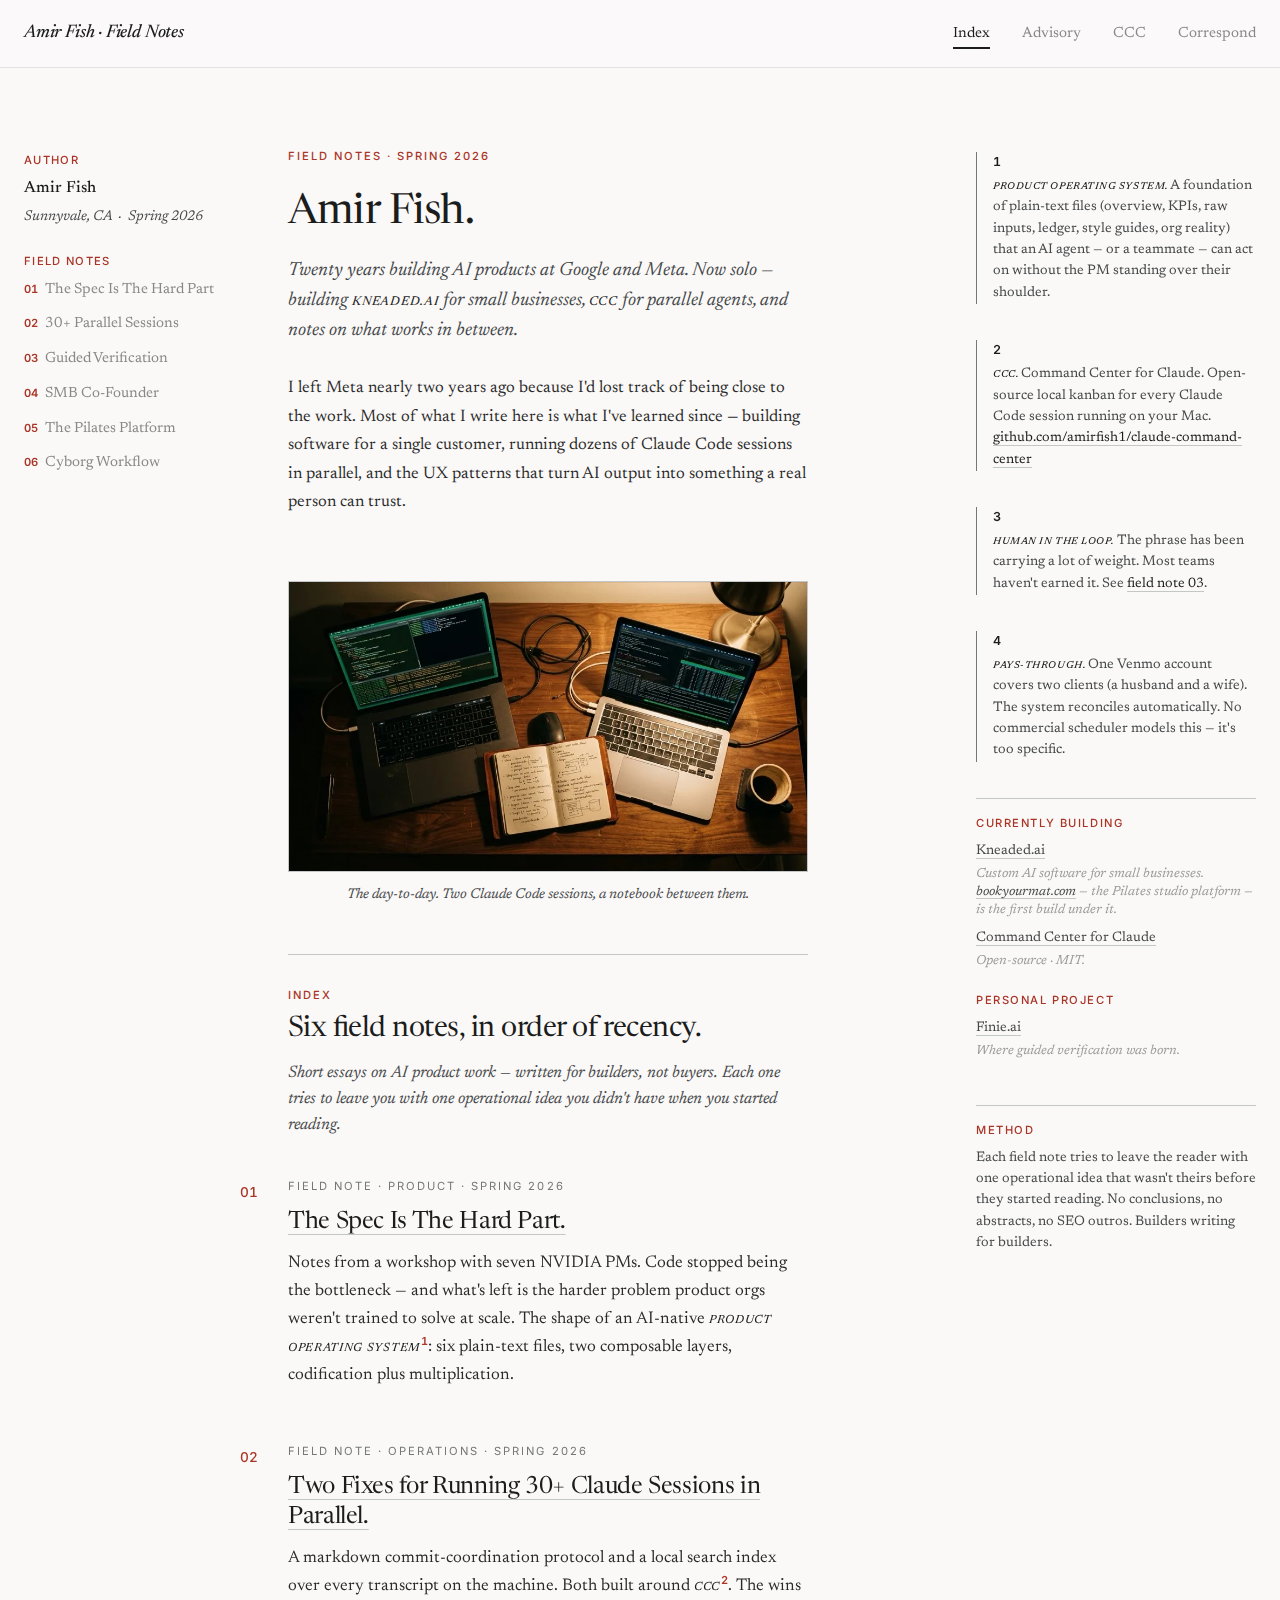
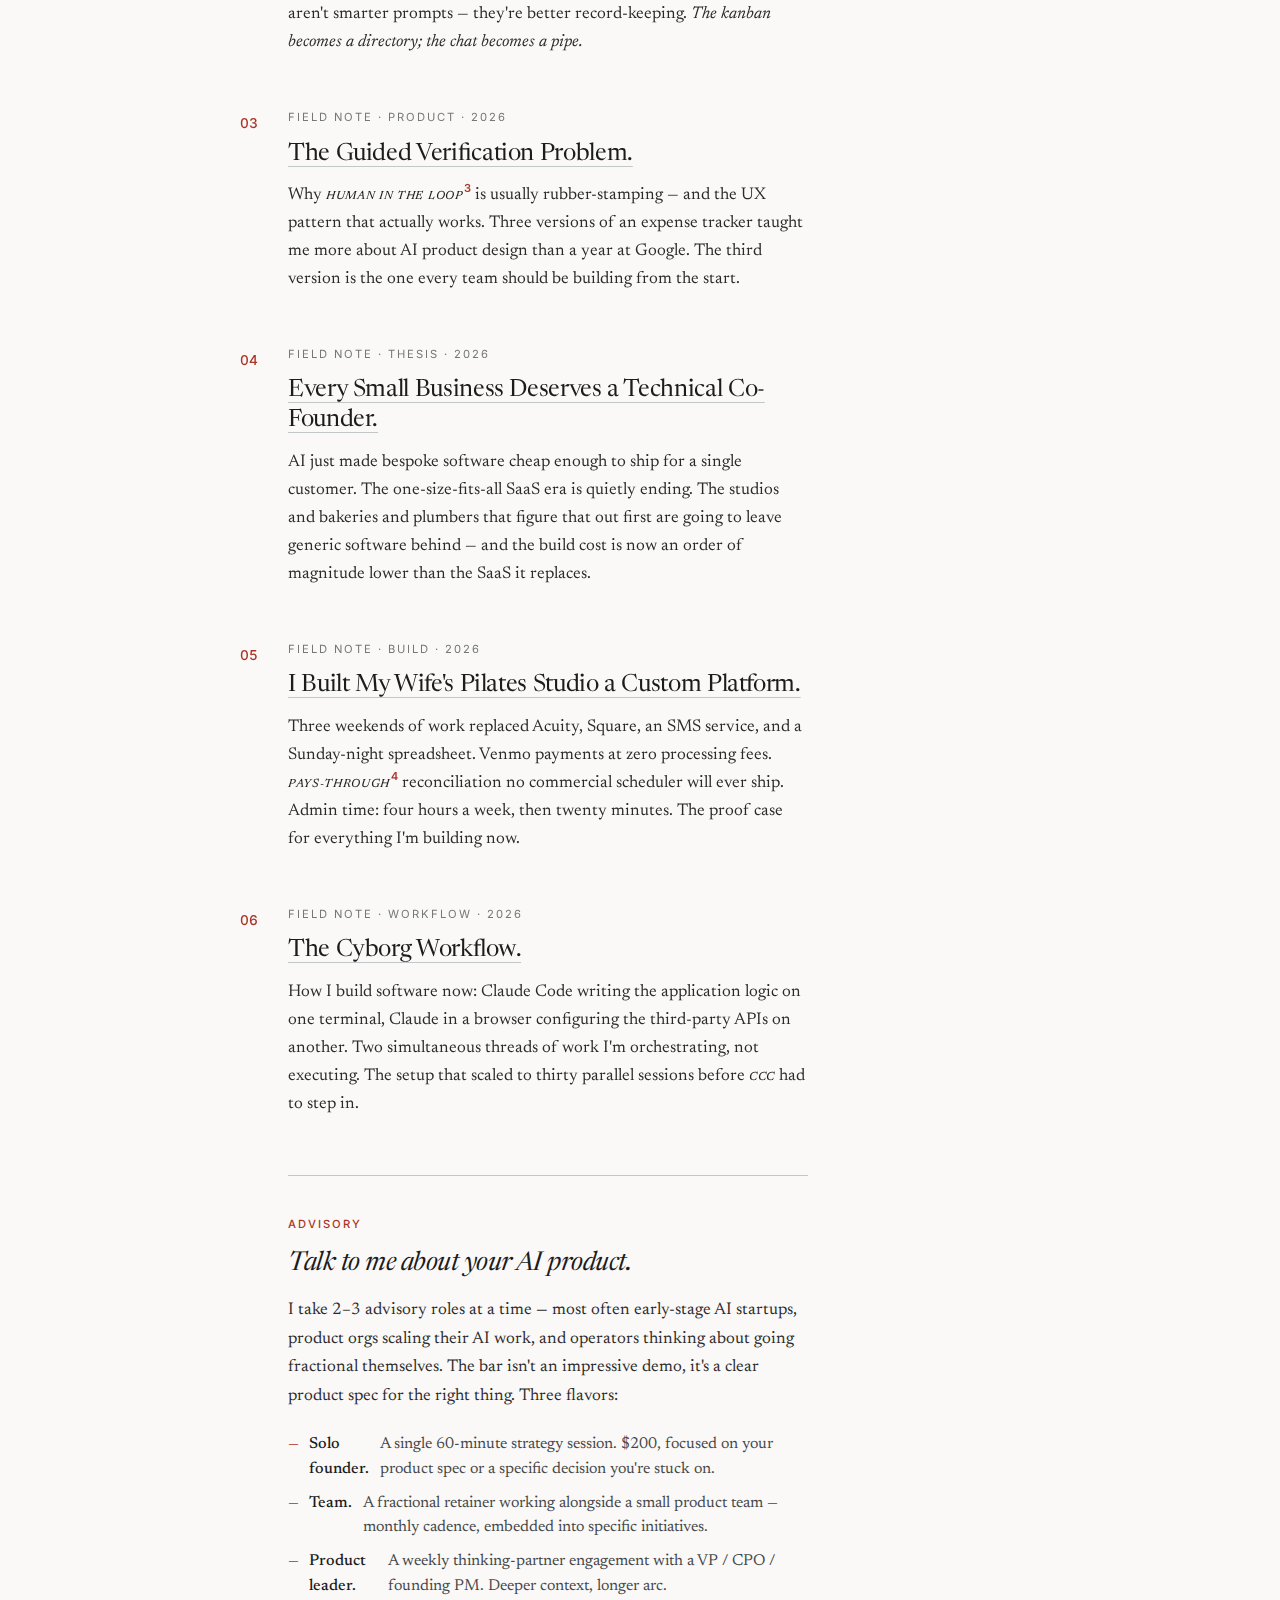
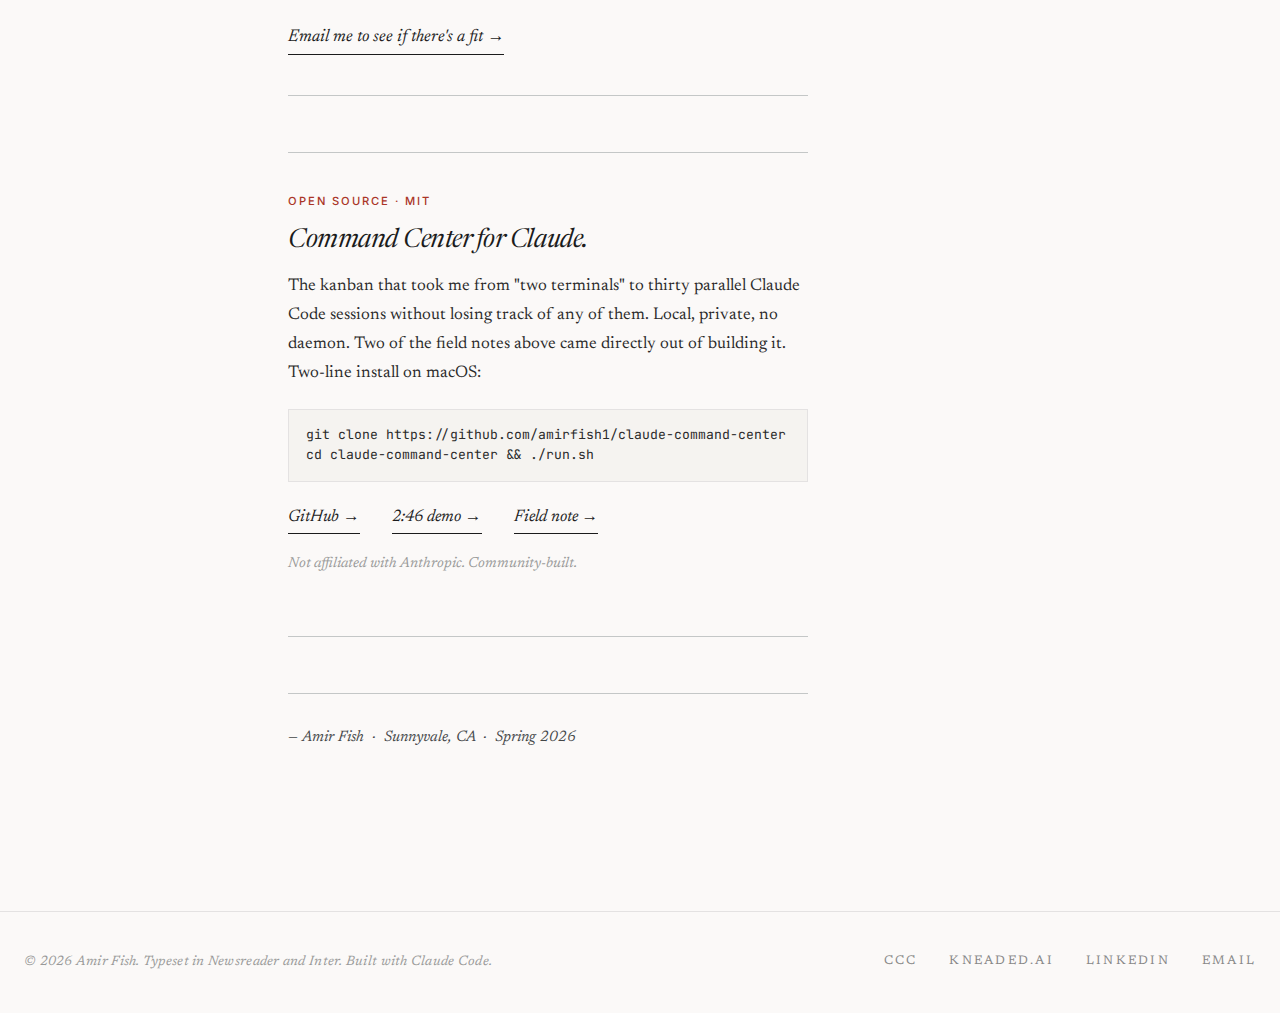
<file: index.html>
<!DOCTYPE html>
<html lang="en">
<head>
    <meta charset="UTF-8">
    <meta name="viewport" content="width=device-width, initial-scale=1.0">
    <title>Amir Fish — Field Notes</title>
    <meta name="description" content="20 years building AI products at Google and Meta. Now building Kneaded.ai — custom AI software for small businesses — and Command Center for Claude. Field notes on AI product work.">
    <meta property="og:title" content="Amir Fish — Field Notes">
    <meta property="og:description" content="20 years building AI products at Google and Meta. Now building Kneaded.ai and Command Center for Claude. Field notes on AI product work.">
    <meta property="og:type" content="website">
    <meta property="og:url" content="https://amirfish.ai/">
    <meta name="twitter:card" content="summary_large_image">
    <link rel="preconnect" href="https://fonts.googleapis.com">
    <link rel="preconnect" href="https://fonts.gstatic.com" crossorigin>
    <link href="https://fonts.googleapis.com/css2?family=Newsreader:ital,opsz,wght@0,6..72,300..700;1,6..72,300..700&family=Inter:wght@400;500;600&family=JetBrains+Mono:wght@400;500&display=swap" rel="stylesheet">
    <style>
        *, *::before, *::after { box-sizing: border-box; margin: 0; padding: 0; }
        html { -webkit-font-smoothing: antialiased; -moz-osx-font-smoothing: grayscale; }

        :root {
            --paper: #fbf9f8;
            --ink: #1b1c1c;
            --ink-soft: #2a2a2a;
            --ink-mute: #444748;
            --rule: #c4c7c7;
            --rule-soft: #e4e2e2;
            --rule-strong: #747878;
            --accent: #aa3527;
            --accent-soft: #c4583f;
        }

        body {
            font-family: 'Newsreader', Georgia, serif;
            font-size: 17px;
            line-height: 1.6;
            color: var(--ink);
            background: var(--paper);
            font-feature-settings: "kern", "liga", "onum";
        }

        a {
            color: var(--ink);
            text-decoration: underline;
            text-underline-offset: 4px;
            text-decoration-color: var(--rule);
            text-decoration-thickness: 0.5px;
            transition: color 0.15s, text-decoration-color 0.15s;
        }
        a:hover {
            color: var(--accent);
            text-decoration-color: var(--accent);
            text-decoration-thickness: 1px;
        }

        ::selection { background: #ffdad4; color: #410000; }

        /* --- Top bar --- */
        .top-bar {
            border-bottom: 0.5px solid var(--rule-soft);
            background: rgba(251, 249, 248, 0.92);
            backdrop-filter: blur(6px);
            position: sticky;
            top: 0;
            z-index: 50;
        }
        .top-bar-inner {
            max-width: 1280px;
            margin: 0 auto;
            padding: 1.1rem 1.5rem;
            display: flex;
            justify-content: space-between;
            align-items: baseline;
            gap: 2rem;
        }
        .top-bar .wordmark {
            font-family: 'Newsreader', Georgia, serif;
            font-style: italic;
            font-weight: 500;
            font-size: 1.15rem;
            letter-spacing: -0.01em;
            color: var(--ink);
            text-decoration: none;
        }
        .top-bar nav {
            font-family: 'Newsreader', Georgia, serif;
            font-size: 0.92rem;
            display: flex;
            gap: 2rem;
        }
        .top-bar nav a {
            color: #888;
            text-decoration: none;
            border-bottom: 2px solid transparent;
            padding-bottom: 0.12rem;
        }
        .top-bar nav a.active {
            color: var(--ink);
            border-bottom-color: var(--ink);
        }
        .top-bar nav a:hover { color: var(--ink); }

        /* --- Page grid --- */
        .page {
            max-width: 1280px;
            margin: 0 auto;
            padding: 0 1.5rem;
            display: grid;
            grid-template-columns: 200px minmax(0, 1fr) 280px;
            column-gap: 64px;
            align-items: start;
        }

        /* --- Left rail --- */
        .left-rail {
            position: sticky;
            top: 4.5rem;
            padding-top: 5rem;
            font-size: 0.92rem;
        }
        .left-rail .label {
            font-family: 'Inter', sans-serif;
            font-size: 0.7rem;
            text-transform: uppercase;
            letter-spacing: 0.12em;
            font-weight: 500;
            color: var(--accent);
            margin-bottom: 0.4rem;
            display: block;
        }
        .left-rail .context-title {
            font-family: 'Newsreader', Georgia, serif;
            font-weight: 500;
            color: var(--ink);
            font-size: 1rem;
            margin-bottom: 0.3rem;
        }
        .left-rail .context-meta {
            font-family: 'Newsreader', Georgia, serif;
            font-style: italic;
            font-size: 0.88rem;
            color: var(--ink-mute);
            margin-bottom: 1.6rem;
            line-height: 1.5;
        }
        .left-rail .toc {
            display: flex;
            flex-direction: column;
            gap: 0.7rem;
            list-style: none;
        }
        .left-rail .toc a {
            font-family: 'Newsreader', Georgia, serif;
            font-size: 0.92rem;
            color: #888;
            text-decoration: none;
            line-height: 1.4;
        }
        .left-rail .toc a:hover { color: var(--ink); }
        .left-rail .toc-num {
            font-family: 'Inter', sans-serif;
            font-size: 0.7rem;
            color: var(--accent);
            font-weight: 600;
            margin-right: 0.45rem;
            font-variant-numeric: tabular-nums;
        }

        /* --- Main column --- */
        main {
            max-width: 520px;
            padding: 5rem 0 6rem;
        }

        .hero {
            margin-bottom: 4rem;
        }
        .hero .eyebrow {
            font-family: 'Inter', sans-serif;
            font-size: 0.7rem;
            letter-spacing: 0.18em;
            text-transform: uppercase;
            font-weight: 500;
            color: var(--accent);
            margin-bottom: 1.5rem;
            display: block;
        }
        .hero h1 {
            font-family: 'Newsreader', Georgia, serif;
            font-size: 2.6rem;
            font-weight: 400;
            font-variation-settings: "opsz" 72;
            letter-spacing: -0.02em;
            line-height: 1.12;
            color: var(--ink);
            margin-bottom: 1.25rem;
        }
        .hero .subtitle {
            font-family: 'Newsreader', Georgia, serif;
            font-style: italic;
            font-weight: 400;
            font-size: 1.2rem;
            line-height: 1.55;
            color: var(--ink-mute);
            margin-bottom: 1.8rem;
        }
        .hero p {
            font-size: 1.05rem;
            line-height: 1.7;
            color: var(--ink-soft);
            margin-bottom: 1rem;
        }

        /* Anchor figure */
        figure.anchor {
            margin: 2.5rem 0 3rem;
        }
        figure.anchor img {
            display: block;
            width: 100%;
            height: auto;
            border: 0.5px solid var(--rule);
        }
        figure.anchor figcaption {
            font-family: 'Newsreader', Georgia, serif;
            font-style: italic;
            font-size: 0.88rem;
            color: var(--ink-mute);
            margin-top: 0.8rem;
            text-align: center;
            line-height: 1.5;
        }

        /* Index header */
        .index-head {
            margin: 3rem 0 2.5rem;
            border-top: 0.5px solid var(--rule);
            padding-top: 2rem;
        }
        .index-head .label {
            font-family: 'Inter', sans-serif;
            font-size: 0.7rem;
            text-transform: uppercase;
            letter-spacing: 0.18em;
            font-weight: 500;
            color: var(--accent);
            margin-bottom: 0.5rem;
            display: block;
        }
        .index-head h2 {
            font-family: 'Newsreader', Georgia, serif;
            font-size: 1.8rem;
            font-weight: 400;
            font-variation-settings: "opsz" 60;
            letter-spacing: -0.018em;
            line-height: 1.2;
            color: var(--ink);
            margin-bottom: 0.75rem;
        }
        .index-head p {
            font-family: 'Newsreader', Georgia, serif;
            font-style: italic;
            font-size: 1.05rem;
            color: var(--ink-mute);
            line-height: 1.55;
        }

        /* Each entry in the index */
        article.entry {
            position: relative;
            margin-bottom: 3.25rem;
        }
        article.entry .entry-num {
            font-family: 'Inter', sans-serif;
            font-size: 0.85rem;
            font-weight: 500;
            color: var(--accent);
            font-variant-numeric: tabular-nums;
            position: absolute;
            left: -3rem;
            top: 0.25rem;
            user-select: none;
        }
        article.entry .entry-meta {
            font-family: 'Inter', sans-serif;
            font-size: 0.7rem;
            text-transform: uppercase;
            letter-spacing: 0.18em;
            color: var(--rule-strong);
            margin-bottom: 0.7rem;
            display: block;
        }
        article.entry h3 {
            font-family: 'Newsreader', Georgia, serif;
            font-size: 1.5rem;
            font-weight: 400;
            font-variation-settings: "opsz" 60;
            letter-spacing: -0.015em;
            line-height: 1.25;
            margin-bottom: 0.85rem;
        }
        article.entry h3 a {
            color: var(--ink);
            text-decoration: underline;
            text-decoration-color: var(--rule);
            text-decoration-thickness: 0.5px;
            text-underline-offset: 6px;
        }
        article.entry h3 a:hover {
            color: var(--accent);
            text-decoration-color: var(--accent);
            text-decoration-thickness: 1px;
        }
        article.entry .preview {
            font-family: 'Newsreader', Georgia, serif;
            font-size: 1.0625rem;
            line-height: 1.65;
            color: var(--ink-soft);
        }

        /* Term of art */
        .term {
            font-family: 'Newsreader', Georgia, serif;
            font-style: italic;
            font-variant: all-small-caps;
            letter-spacing: 0.04em;
            color: var(--ink);
            font-weight: 500;
        }
        sup.cite {
            font-family: 'Inter', sans-serif;
            font-size: 0.65em;
            color: var(--accent);
            font-weight: 600;
            margin-left: 1px;
            font-variant-numeric: tabular-nums;
            line-height: 0;
        }

        /* Sign-off */
        .signoff {
            margin-top: 3.5rem;
            padding-top: 2rem;
            border-top: 0.5px solid var(--rule);
            font-family: 'Newsreader', Georgia, serif;
            font-style: italic;
            font-size: 0.95rem;
            color: var(--ink-mute);
        }

        /* --- CTA blocks --- */
        .cta-block {
            margin: 3.5rem 0;
            padding: 2.5rem 0;
            border-top: 0.5px solid var(--rule);
            border-bottom: 0.5px solid var(--rule);
        }
        .cta-block .eyebrow {
            font-family: 'Inter', sans-serif;
            font-size: 0.7rem;
            text-transform: uppercase;
            letter-spacing: 0.18em;
            font-weight: 500;
            color: var(--accent);
            margin-bottom: 0.9rem;
            display: block;
        }
        .cta-block h3 {
            font-family: 'Newsreader', Georgia, serif;
            font-style: italic;
            font-weight: 400;
            font-variation-settings: "opsz" 60;
            font-size: 1.65rem;
            letter-spacing: -0.018em;
            line-height: 1.22;
            color: var(--ink);
            margin-bottom: 1rem;
        }
        .cta-block p {
            font-size: 1.0625rem;
            line-height: 1.7;
            color: var(--ink-soft);
            margin-bottom: 1.25rem;
        }
        .cta-block ul.modes {
            list-style: none;
            margin: 0 0 1.6rem;
            padding: 0;
            display: flex;
            flex-direction: column;
            gap: 0.55rem;
        }
        .cta-block ul.modes li {
            font-size: 1rem;
            line-height: 1.55;
            color: var(--ink-mute);
            padding-left: 0;
            display: flex;
            gap: 0.65rem;
        }
        .cta-block ul.modes li::before {
            content: "—";
            color: var(--accent);
            font-weight: 400;
            flex-shrink: 0;
        }
        .cta-block ul.modes li strong {
            color: var(--ink);
            font-weight: 500;
        }
        .cta-block .strong-cta {
            display: inline-block;
            font-family: 'Newsreader', Georgia, serif;
            font-style: italic;
            font-size: 1.08rem;
            color: var(--ink);
            text-decoration: none;
            border-bottom: 1px solid var(--ink);
            padding-bottom: 2px;
        }
        .cta-block .strong-cta:hover {
            color: var(--accent);
            border-bottom-color: var(--accent);
        }
        .cta-block pre {
            font-family: 'JetBrains Mono', monospace;
            font-size: 0.82rem;
            line-height: 1.55;
            background: #f5f3f0;
            padding: 0.95rem 1.05rem;
            border: 0.5px solid var(--rule-soft);
            color: var(--ink-soft);
            overflow-x: auto;
            margin-bottom: 1.4rem;
            white-space: pre-wrap;
            word-break: break-word;
        }
        .cta-block .cta-links {
            display: flex;
            gap: 1.6rem 2rem;
            flex-wrap: wrap;
        }
        .cta-block .cta-links a {
            font-family: 'Newsreader', Georgia, serif;
            font-style: italic;
            font-size: 1.05rem;
            color: var(--ink);
            text-decoration: none;
            border-bottom: 1px solid var(--ink);
            padding-bottom: 2px;
        }
        .cta-block .cta-links a:hover {
            color: var(--accent);
            border-bottom-color: var(--accent);
        }
        .cta-block .meta-line {
            font-family: 'Newsreader', Georgia, serif;
            font-style: italic;
            font-size: 0.9rem;
            color: #999;
            margin-top: 1.1rem;
        }

        /* --- Right rail --- */
        .right-rail {
            position: sticky;
            top: 4.5rem;
            padding-top: 5rem;
            display: flex;
            flex-direction: column;
            gap: 2.25rem;
        }
        .marginalia {
            border-left: 0.5px solid var(--rule-strong);
            padding-left: 1rem;
            font-size: 0.86rem;
            line-height: 1.55;
            color: var(--ink-mute);
        }
        .marginalia .num {
            font-family: 'Inter', sans-serif;
            font-size: 0.78rem;
            font-weight: 600;
            color: var(--ink);
            margin-bottom: 0.3rem;
            display: block;
            font-variant-numeric: tabular-nums;
        }
        .marginalia .term {
            font-style: italic;
            font-variant: all-small-caps;
            letter-spacing: 0.04em;
            color: var(--ink);
            font-weight: 500;
        }
        .marginalia em { font-style: italic; }

        .marginalia.section-block {
            border-left: none;
            padding-left: 0;
            border-top: 0.5px solid var(--rule);
            padding-top: 1rem;
        }
        .marginalia.section-block .heading {
            font-family: 'Inter', sans-serif;
            font-size: 0.7rem;
            text-transform: uppercase;
            letter-spacing: 0.14em;
            color: var(--accent);
            font-weight: 500;
            margin-bottom: 0.55rem;
            display: block;
        }
        .marginalia.section-block ul {
            list-style: none;
            margin: 0;
            padding: 0;
        }
        .marginalia.section-block ul li {
            margin-bottom: 0.5rem;
            font-size: 0.86rem;
        }
        .marginalia.section-block ul li a {
            text-decoration: none;
            border-bottom: 0.5px solid var(--rule);
            color: var(--ink-mute);
        }
        .marginalia.section-block ul li a:hover {
            border-bottom-color: var(--accent);
            color: var(--accent);
        }
        .marginalia.section-block .desc {
            font-family: 'Newsreader', Georgia, serif;
            font-style: italic;
            font-size: 0.82rem;
            color: #999;
            display: block;
            margin-top: 0.15rem;
            line-height: 1.4;
        }
        .marginalia.section-block p {
            font-size: 0.86rem;
            line-height: 1.55;
        }
        .marginalia.section-block .cta-line {
            font-family: 'Newsreader', Georgia, serif;
            font-style: italic;
            font-size: 0.95rem;
            margin-top: 0.6rem;
            display: block;
            color: var(--ink);
            border-bottom: 0.5px solid var(--ink);
            padding-bottom: 1px;
            text-decoration: none;
            width: fit-content;
        }
        .marginalia.section-block .cta-line:hover {
            color: var(--accent);
            border-bottom-color: var(--accent);
        }

        /* --- Footer --- */
        footer {
            border-top: 0.5px solid var(--rule-soft);
            margin-top: 4rem;
        }
        .footer-inner {
            max-width: 1280px;
            margin: 0 auto;
            padding: 2.5rem 1.5rem;
            display: flex;
            justify-content: space-between;
            flex-wrap: wrap;
            gap: 1.5rem;
            font-family: 'Newsreader', Georgia, serif;
            font-size: 0.78rem;
            text-transform: uppercase;
            letter-spacing: 0.18em;
            color: #999;
        }
        .footer-inner .colophon {
            font-style: italic;
            text-transform: none;
            letter-spacing: 0.02em;
            color: #999;
            font-size: 0.85rem;
        }
        .footer-inner .links {
            display: flex;
            gap: 2rem;
        }
        .footer-inner a {
            color: #888;
            text-decoration: none;
            border-bottom: 0.5px solid transparent;
        }
        .footer-inner a:hover {
            color: var(--ink);
            border-bottom-color: #888;
        }

        /* --- Responsive --- */
        @media (max-width: 1180px) {
            .page { grid-template-columns: minmax(0, 1fr) 260px; column-gap: 48px; }
            .left-rail { display: none; }
            article.entry .entry-num {
                position: static;
                display: block;
                margin-bottom: 0.4rem;
            }
        }
        @media (max-width: 900px) {
            .page { grid-template-columns: minmax(0, 1fr); }
            .right-rail {
                position: static;
                padding-top: 0;
                margin-top: 1rem;
            }
            main { padding: 3rem 0 2rem; max-width: 600px; margin: 0 auto; }
            .marginalia { font-size: 0.92rem; }
            .top-bar nav { display: none; }
        }
        @media (max-width: 500px) {
            .hero h1 { font-size: 2rem; }
            .hero .subtitle { font-size: 1.05rem; }
            article.entry h3 { font-size: 1.3rem; }
        }
    </style>
</head>
<body>

    <header class="top-bar">
        <div class="top-bar-inner">
            <a href="/" class="wordmark">Amir Fish · Field Notes</a>
            <nav>
                <a href="/" class="active">Index</a>
                <a href="#advisory">Advisory</a>
                <a href="#ccc">CCC</a>
                <a href="mailto:amir@amirfish.com">Correspond</a>
            </nav>
        </div>
    </header>

    <div class="page">

        <!-- LEFT RAIL: author context + index TOC -->
        <aside class="left-rail">
            <span class="label">Author</span>
            <div class="context-title">Amir Fish</div>
            <div class="context-meta">Sunnyvale, CA &nbsp;·&nbsp; Spring 2026</div>

            <span class="label" style="margin-top: 1.5rem;">Field Notes</span>
            <ol class="toc">
                <li><a href="#fn-01"><span class="toc-num">01</span>The Spec Is The Hard Part</a></li>
                <li><a href="#fn-02"><span class="toc-num">02</span>30+ Parallel Sessions</a></li>
                <li><a href="#fn-03"><span class="toc-num">03</span>Guided Verification</a></li>
                <li><a href="#fn-04"><span class="toc-num">04</span>SMB Co-Founder</a></li>
                <li><a href="#fn-05"><span class="toc-num">05</span>The Pilates Platform</a></li>
                <li><a href="#fn-06"><span class="toc-num">06</span>Cyborg Workflow</a></li>
            </ol>
        </aside>

        <!-- MAIN COLUMN -->
        <main>

            <header class="hero">
                <span class="eyebrow">Field Notes · Spring 2026</span>
                <h1>Amir Fish.</h1>
                <p class="subtitle">Twenty years building AI products at Google and Meta. Now solo — building <span class="term">Kneaded.ai</span> for small businesses, <span class="term">CCC</span> for parallel agents, and notes on what works in between.</p>
                <p>I left Meta nearly two years ago because I'd lost track of being close to the work. Most of what I write here is what I've learned since — building software for a single customer, running dozens of Claude Code sessions in parallel, and the UX patterns that turn AI output into something a real person can trust.</p>
            </header>

            <figure class="anchor">
                <img src="/images/cyborg-two-terminals-1x.webp"
                     srcset="/images/cyborg-two-terminals-1x.webp 1x, /images/cyborg-two-terminals-2x.webp 2x"
                     alt="Two laptops on a walnut desk, terminals open on each, a leather notebook between them, a small mug of coffee on the right edge."
                     loading="eager">
                <figcaption>The day-to-day. Two Claude Code sessions, a notebook between them.</figcaption>
            </figure>

            <div class="index-head">
                <span class="label">Index</span>
                <h2>Six field notes, in order of recency.</h2>
                <p>Short essays on AI product work — written for builders, not buyers. Each one tries to leave you with one operational idea you didn't have when you started reading.</p>
            </div>

            <article class="entry" id="fn-01">
                <span class="entry-num">01</span>
                <span class="entry-meta">Field Note · Product · Spring 2026</span>
                <h3><a href="/spec-is-the-hard-part">The Spec Is The Hard Part.</a></h3>
                <p class="preview">Notes from a workshop with seven NVIDIA PMs. Code stopped being the bottleneck — and what's left is the harder problem product orgs weren't trained to solve at scale. The shape of an AI-native <span class="term">product operating system</span><sup class="cite">1</sup>: six plain-text files, two composable layers, codification plus multiplication.</p>
            </article>

            <article class="entry" id="fn-02">
                <span class="entry-num">02</span>
                <span class="entry-meta">Field Note · Operations · Spring 2026</span>
                <h3><a href="/parallel-sessions">Two Fixes for Running 30+ Claude Sessions in Parallel.</a></h3>
                <p class="preview">A markdown commit-coordination protocol and a local search index over every transcript on the machine. Both built around <span class="term">CCC</span><sup class="cite">2</sup>. The wins aren't smarter prompts — they're better record-keeping. <em>The kanban becomes a directory; the chat becomes a pipe.</em></p>
            </article>

            <article class="entry" id="fn-03">
                <span class="entry-num">03</span>
                <span class="entry-meta">Field Note · Product · 2026</span>
                <h3><a href="/guided-verification">The Guided Verification Problem.</a></h3>
                <p class="preview">Why <span class="term">human in the loop</span><sup class="cite">3</sup> is usually rubber-stamping — and the UX pattern that actually works. Three versions of an expense tracker taught me more about AI product design than a year at Google. The third version is the one every team should be building from the start.</p>
            </article>

            <article class="entry" id="fn-04">
                <span class="entry-num">04</span>
                <span class="entry-meta">Field Note · Thesis · 2026</span>
                <h3><a href="/small-business-cofounder">Every Small Business Deserves a Technical Co-Founder.</a></h3>
                <p class="preview">AI just made bespoke software cheap enough to ship for a single customer. The one-size-fits-all SaaS era is quietly ending. The studios and bakeries and plumbers that figure that out first are going to leave generic software behind — and the build cost is now an order of magnitude lower than the SaaS it replaces.</p>
            </article>

            <article class="entry" id="fn-05">
                <span class="entry-num">05</span>
                <span class="entry-meta">Field Note · Build · 2026</span>
                <h3><a href="/pilates">I Built My Wife's Pilates Studio a Custom Platform.</a></h3>
                <p class="preview">Three weekends of work replaced Acuity, Square, an SMS service, and a Sunday-night spreadsheet. Venmo payments at zero processing fees. <span class="term">Pays-through</span><sup class="cite">4</sup> reconciliation no commercial scheduler will ever ship. Admin time: four hours a week, then twenty minutes. The proof case for everything I'm building now.</p>
            </article>

            <article class="entry" id="fn-06">
                <span class="entry-num">06</span>
                <span class="entry-meta">Field Note · Workflow · 2026</span>
                <h3><a href="/cyborg-workflow">The Cyborg Workflow.</a></h3>
                <p class="preview">How I build software now: Claude Code writing the application logic on one terminal, Claude in a browser configuring the third-party APIs on another. Two simultaneous threads of work I'm orchestrating, not executing. The setup that scaled to thirty parallel sessions before <span class="term">CCC</span> had to step in.</p>
            </article>

            <section class="cta-block" id="advisory">
                <span class="eyebrow">Advisory</span>
                <h3>Talk to me about your AI product.</h3>
                <p>I take 2–3 advisory roles at a time — most often early-stage AI startups, product orgs scaling their AI work, and operators thinking about going fractional themselves. The bar isn't an impressive demo, it's a clear product spec for the right thing. Three flavors:</p>
                <ul class="modes">
                    <li><strong>Solo founder.</strong> A single 60-minute strategy session. $200, focused on your product spec or a specific decision you're stuck on.</li>
                    <li><strong>Team.</strong> A fractional retainer working alongside a small product team — monthly cadence, embedded into specific initiatives.</li>
                    <li><strong>Product leader.</strong> A weekly thinking-partner engagement with a VP / CPO / founding PM. Deeper context, longer arc.</li>
                </ul>
                <a href="mailto:amir@amirfish.com?subject=Advisory%20—%20fit%20check" class="strong-cta">Email me to see if there's a fit →</a>
            </section>

            <section class="cta-block" id="ccc">
                <span class="eyebrow">Open Source · MIT</span>
                <h3>Command Center for Claude.</h3>
                <p>The kanban that took me from "two terminals" to thirty parallel Claude Code sessions without losing track of any of them. Local, private, no daemon. Two of the field notes above came directly out of building it. Two-line install on macOS:</p>
                <pre>git clone https://github.com/amirfish1/claude-command-center
cd claude-command-center && ./run.sh</pre>
                <div class="cta-links">
                    <a href="https://github.com/amirfish1/claude-command-center" target="_blank">GitHub →</a>
                    <a href="https://youtu.be/_WRf0hH6yhg" target="_blank">2:46 demo →</a>
                    <a href="/parallel-sessions">Field note →</a>
                </div>
                <p class="meta-line">Not affiliated with Anthropic. Community-built.</p>
            </section>

            <p class="signoff">— Amir Fish &nbsp;·&nbsp; Sunnyvale, CA &nbsp;·&nbsp; Spring 2026</p>

        </main>

        <!-- RIGHT RAIL: glossary, building, advisory -->
        <aside class="right-rail">

            <div class="marginalia">
                <span class="num">1</span>
                <span class="term">Product Operating System.</span> A foundation of plain-text files (overview, KPIs, raw inputs, ledger, style guides, org reality) that an AI agent — or a teammate — can act on without the PM standing over their shoulder.
            </div>

            <div class="marginalia">
                <span class="num">2</span>
                <span class="term">CCC.</span> Command Center for Claude. Open-source local kanban for every Claude Code session running on your Mac. <a href="https://github.com/amirfish1/claude-command-center">github.com/amirfish1/claude-command-center</a>
            </div>

            <div class="marginalia">
                <span class="num">3</span>
                <span class="term">Human in the loop.</span> The phrase has been carrying a lot of weight. Most teams haven't earned it. See <a href="/guided-verification">field note 03</a>.
            </div>

            <div class="marginalia">
                <span class="num">4</span>
                <span class="term">Pays-through.</span> One Venmo account covers two clients (a husband and a wife). The system reconciles automatically. No commercial scheduler models this — it's too specific.
            </div>

            <div class="marginalia section-block">
                <span class="heading">Currently Building</span>
                <ul>
                    <li>
                        <a href="https://kneaded.ai">Kneaded.ai</a>
                        <span class="desc">Custom AI software for small businesses. <a href="https://bookyourmat.com" target="_blank">bookyourmat.com</a> — the Pilates studio platform — is the first build under it.</span>
                    </li>
                    <li>
                        <a href="https://github.com/amirfish1/claude-command-center" target="_blank">Command Center for Claude</a>
                        <span class="desc">Open-source · MIT.</span>
                    </li>
                </ul>
                <span class="heading" style="margin-top: 1.4rem;">Personal Project</span>
                <ul>
                    <li>
                        <a href="https://finie.ai">Finie.ai</a>
                        <span class="desc">Where guided verification was born.</span>
                    </li>
                </ul>
            </div>

            <div class="marginalia section-block">
                <span class="heading">Method</span>
                <p>Each field note tries to leave the reader with one operational idea that wasn't theirs before they started reading. No conclusions, no abstracts, no SEO outros. Builders writing for builders.</p>
            </div>

        </aside>

    </div>

    <footer>
        <div class="footer-inner">
            <span class="colophon">© 2026 Amir Fish. Typeset in Newsreader and Inter. Built with Claude Code.</span>
            <div class="links">
                <a href="https://github.com/amirfish1/claude-command-center" target="_blank">CCC</a>
                <a href="https://kneaded.ai" target="_blank">Kneaded.ai</a>
                <a href="https://www.linkedin.com/in/afish/" target="_blank">LinkedIn</a>
                <a href="mailto:amir@amirfish.com">Email</a>
            </div>
        </div>
    </footer>

</body>
</html>
</file>
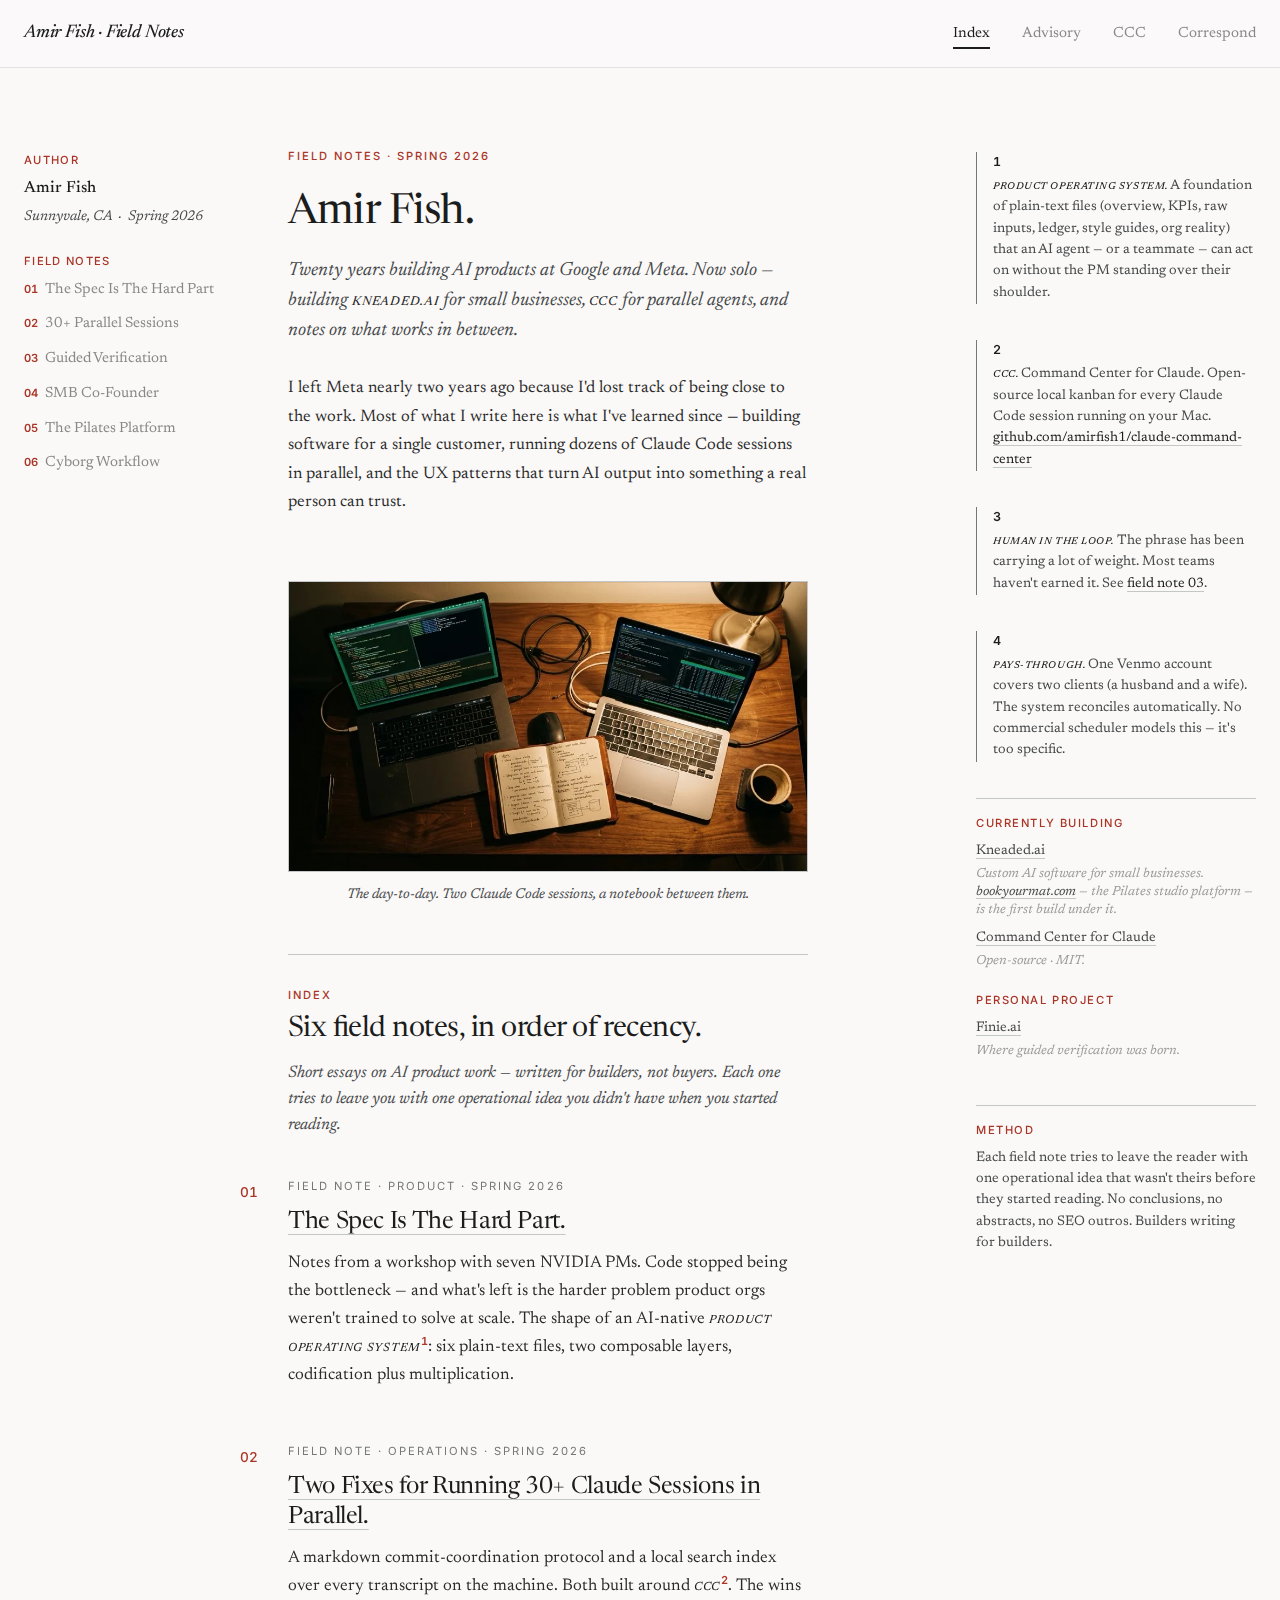
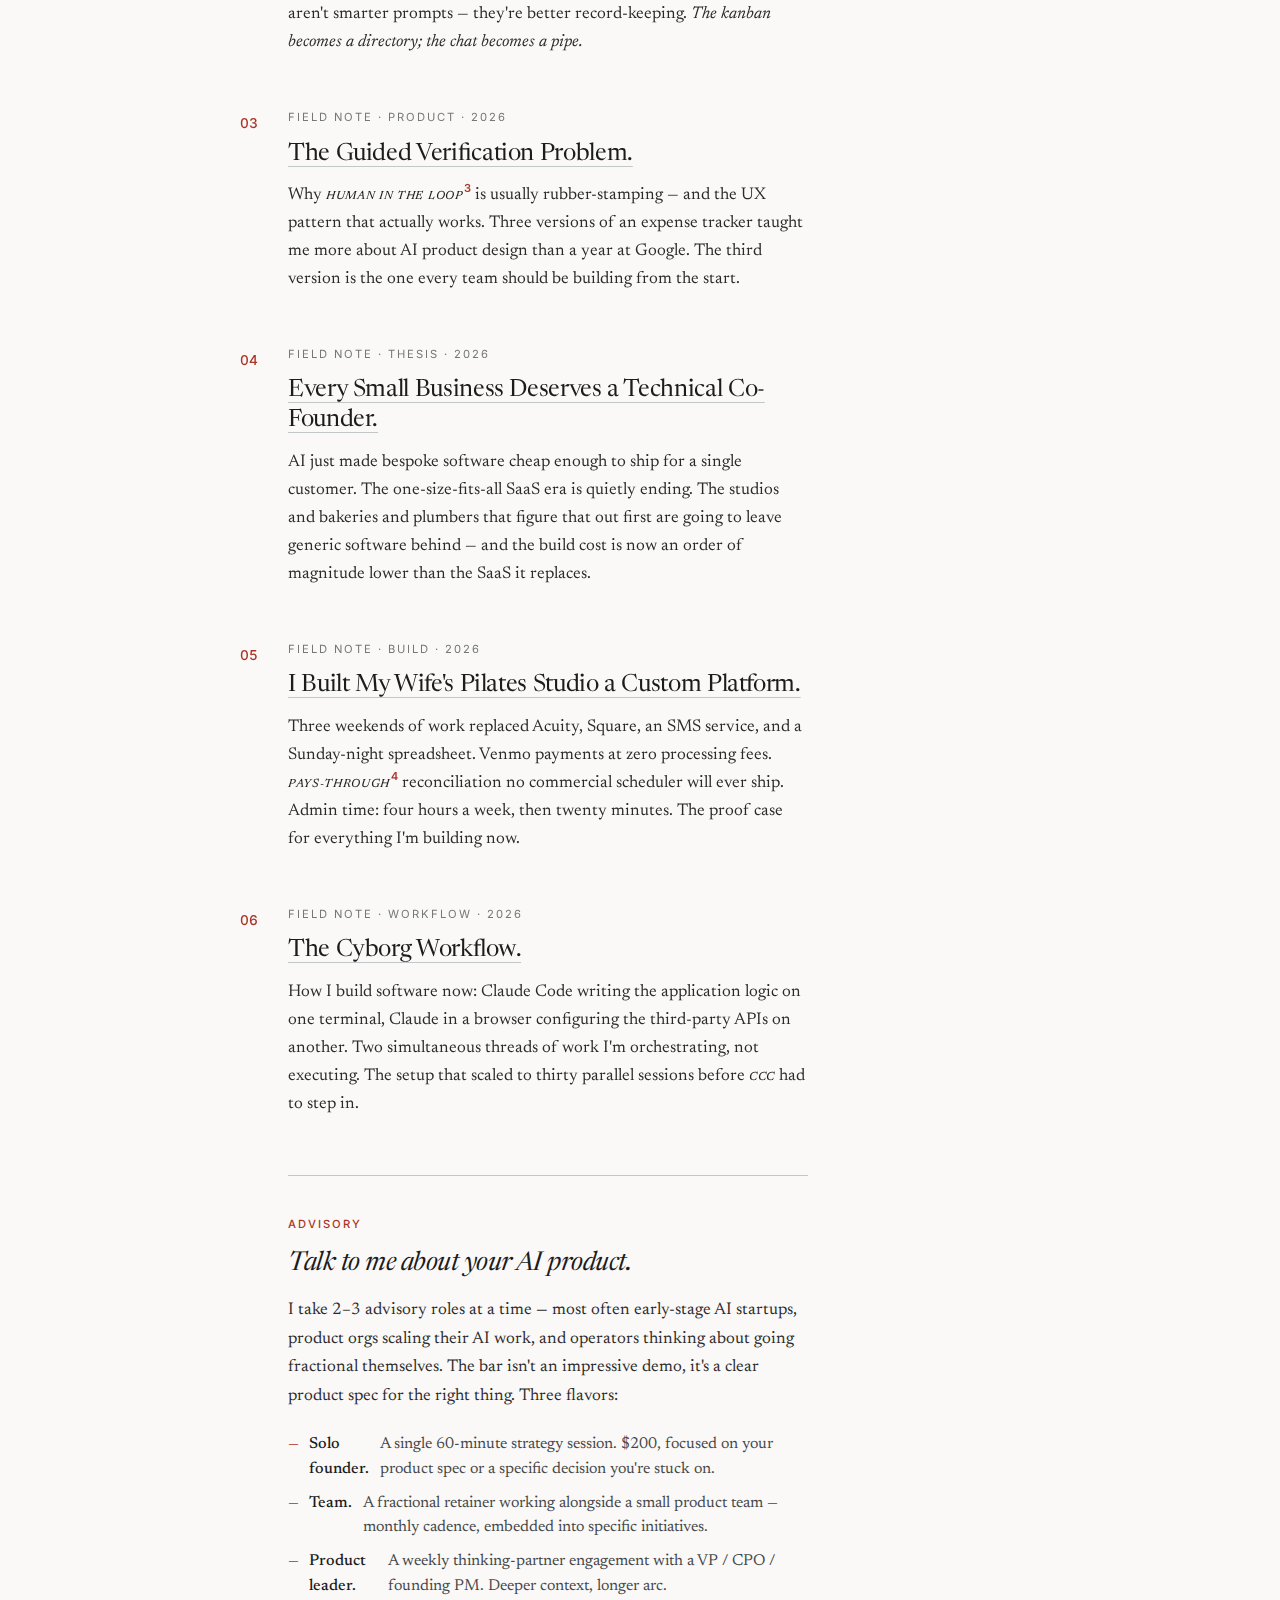
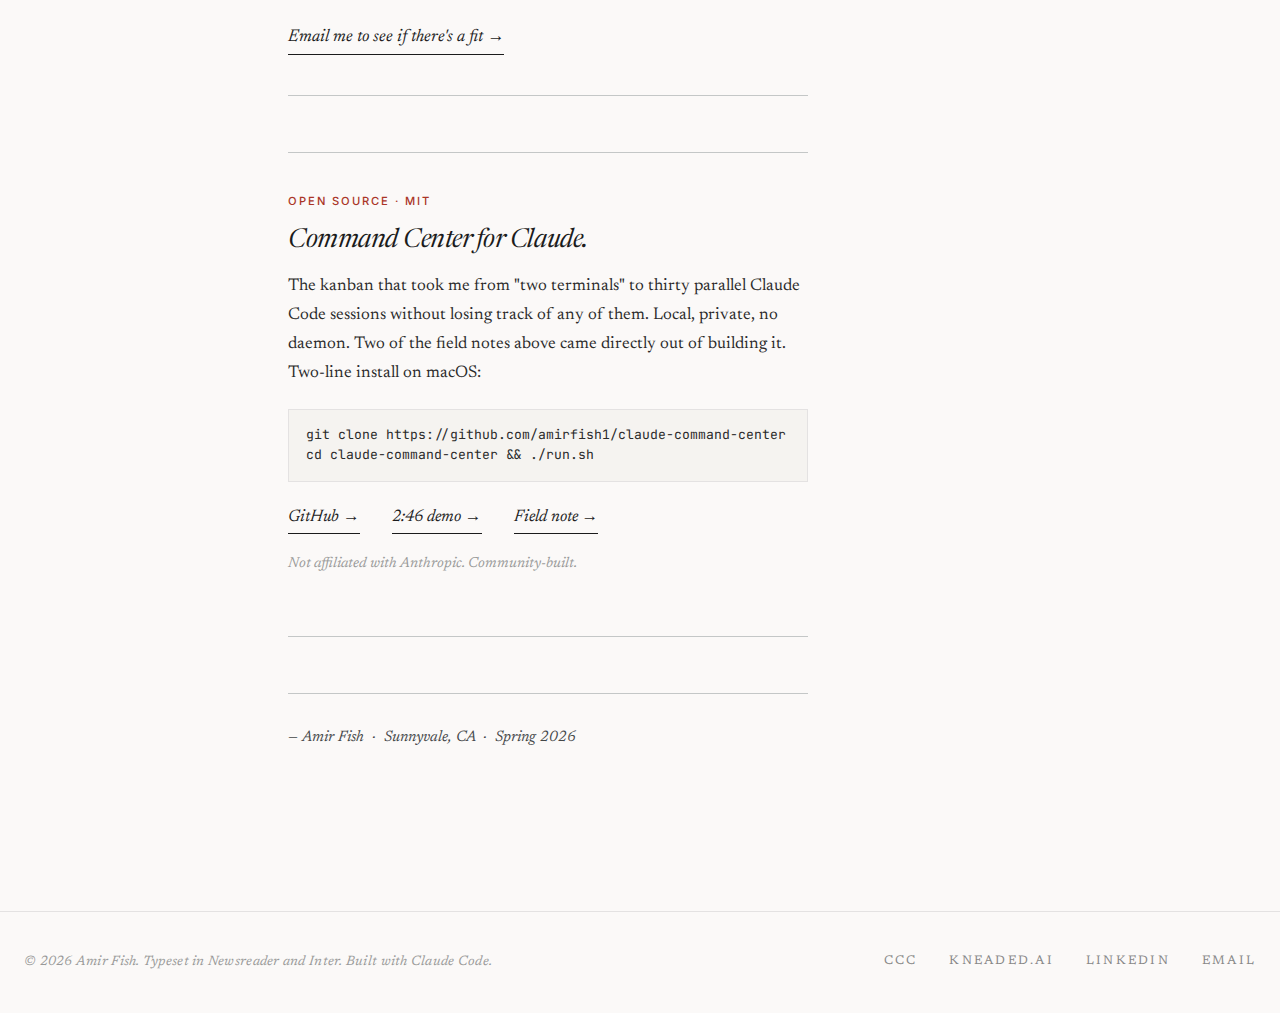
<file: about.html>
<!DOCTYPE html>
<html lang="en">
<head>
    <meta charset="UTF-8">
    <title>Amir Fish</title>
    <meta http-equiv="refresh" content="0; url=/">
    <link rel="canonical" href="https://amirfish.ai/">
    <meta name="robots" content="noindex">
    <script>window.location.replace('/');</script>
</head>
<body>
    <noscript>
        <p>This page has moved. Visit <a href="https://amirfish.ai/">amirfish.ai</a>.</p>
    </noscript>
</body>
</html>
</file>
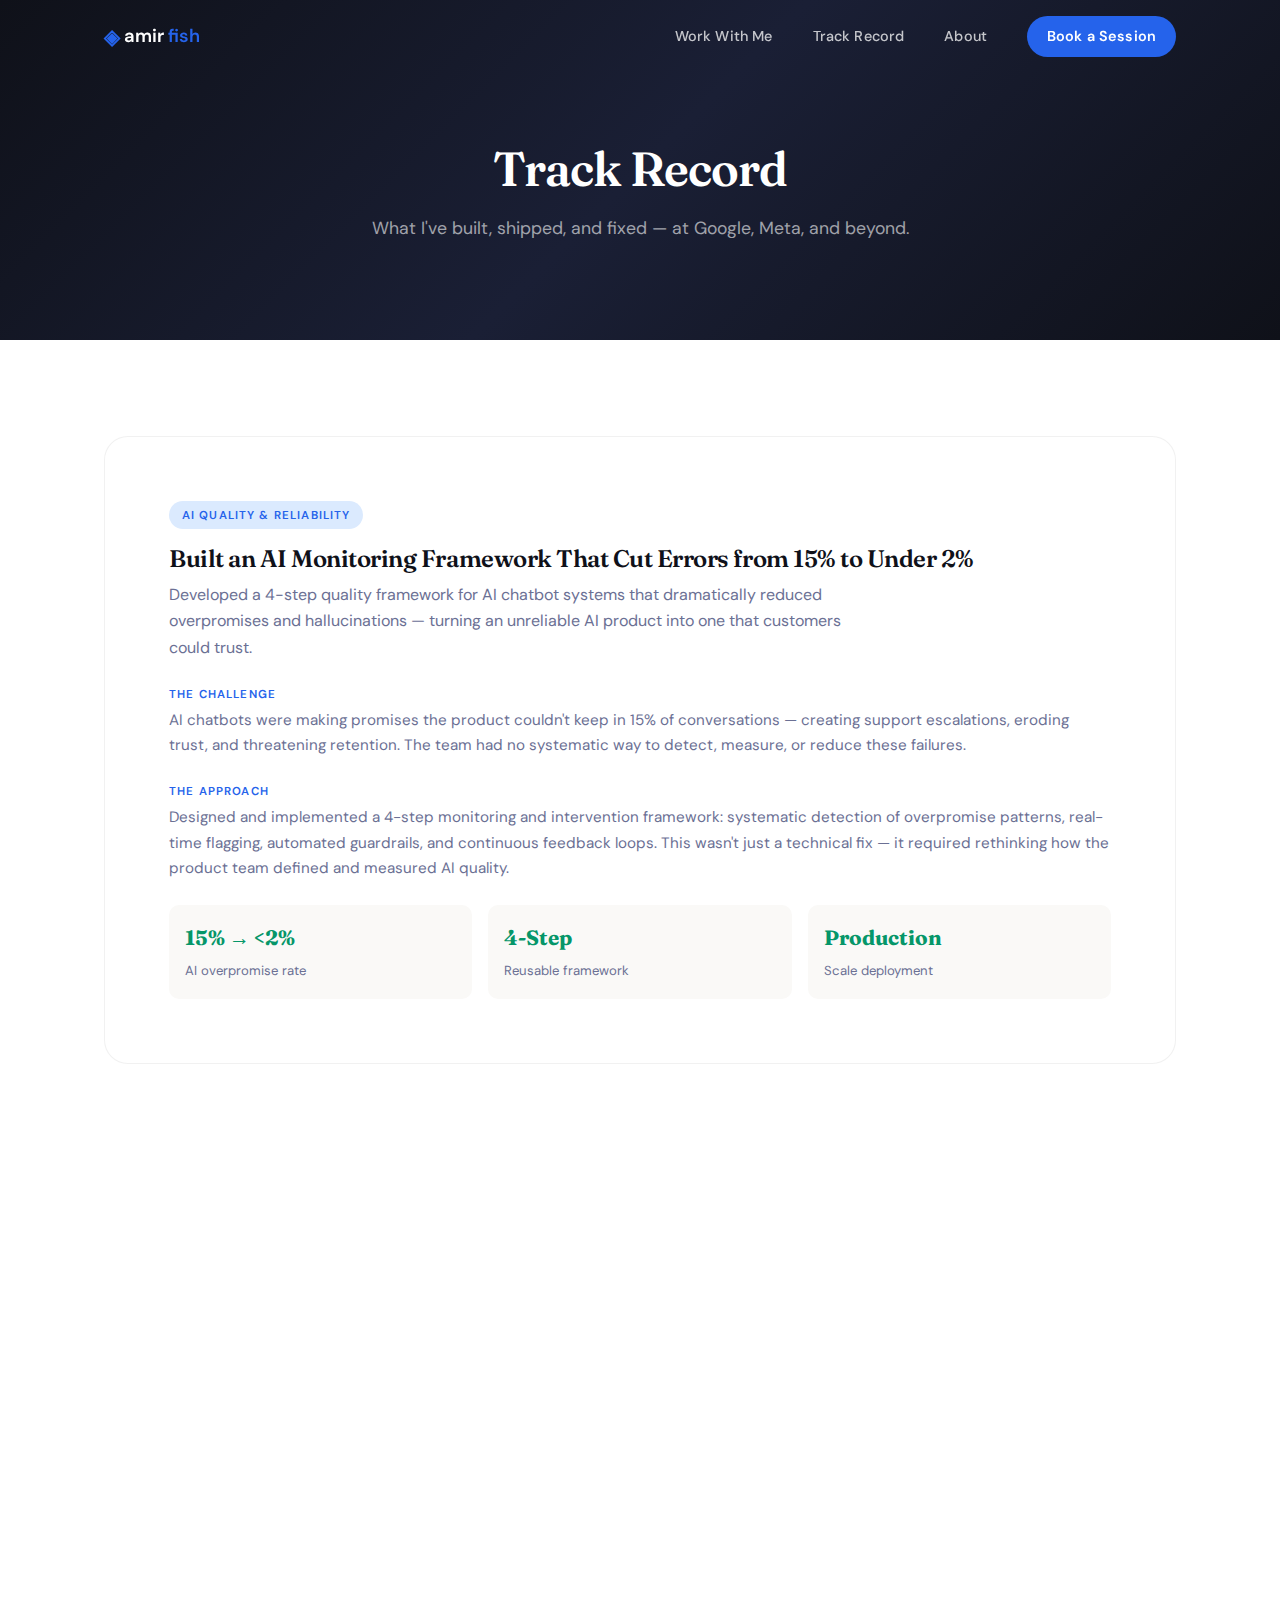
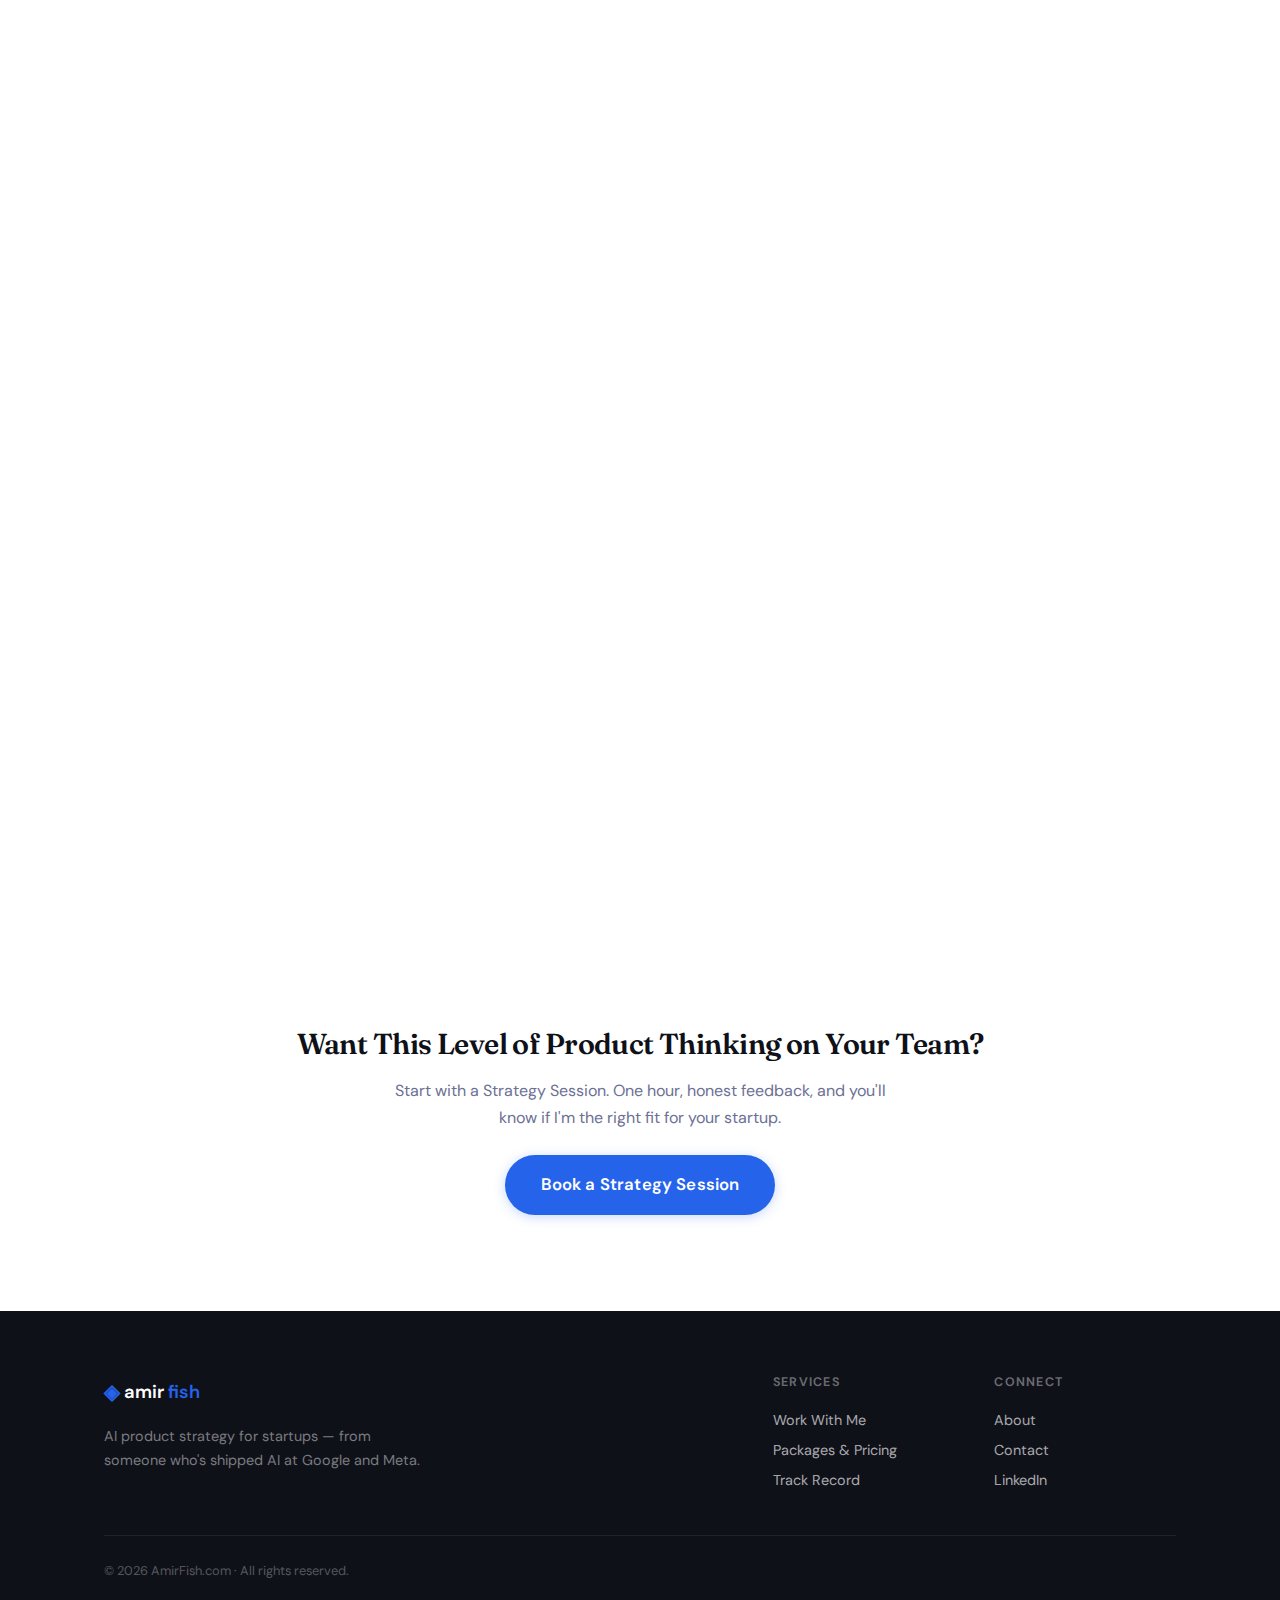
<file: case-studies.html>
<!DOCTYPE html>
<html lang="en">
<head>
    <meta charset="UTF-8">
    <meta name="viewport" content="width=device-width, initial-scale=1.0">
    <title>Track Record — Amir Fish</title>
    <link rel="preconnect" href="https://fonts.googleapis.com">
    <link rel="preconnect" href="https://fonts.gstatic.com" crossorigin>
    <link href="https://fonts.googleapis.com/css2?family=DM+Sans:ital,opsz,wght@0,9..40,300;0,9..40,400;0,9..40,500;0,9..40,600;0,9..40,700;1,9..40,400&family=Fraunces:ital,opsz,wght@0,9..144,300;0,9..144,400;0,9..144,600;0,9..144,700;1,9..144,400&display=swap" rel="stylesheet">
    <link rel="stylesheet" href="styles.css">
</head>
<body>
    <nav class="nav scrolled" id="nav">
        <div class="nav-inner">
            <a href="index.html" class="nav-logo"><span class="logo-icon">◈</span> amir<span class="logo-ai">fish</span></a>
            <button class="nav-toggle" id="navToggle" aria-label="Toggle menu"><span></span><span></span><span></span></button>
            <div class="nav-links" id="navLinks">
                <a href="work-with-me.html">Work With Me</a>
                <a href="case-studies.html">Track Record</a>
                <a href="about.html">About</a>
                <a href="packages.html" class="nav-cta">Book a Session</a>
            </div>
        </div>
    </nav>

    <section class="page-hero">
        <div class="container">
            <h1>Track Record</h1>
            <p>What I've built, shipped, and fixed — at Google, Meta, and beyond.</p>
        </div>
    </section>

    <section class="section">
        <div class="container">
            <div class="case-studies-grid">

                <!-- AI Quality Framework -->
                <div class="case-card-full">
                    <span class="case-type">AI Quality & Reliability</span>
                    <h3>Built an AI Monitoring Framework That Cut Errors from 15% to Under 2%</h3>
                    <p class="case-summary">Developed a 4-step quality framework for AI chatbot systems that dramatically reduced overpromises and hallucinations — turning an unreliable AI product into one that customers could trust.</p>
                    
                    <div style="margin-bottom: 1.5rem;">
                        <span class="detail-label">The Challenge</span>
                        <p style="color: var(--ink-muted); line-height: 1.65; font-size: 0.95rem;">AI chatbots were making promises the product couldn't keep in 15% of conversations — creating support escalations, eroding trust, and threatening retention. The team had no systematic way to detect, measure, or reduce these failures.</p>
                    </div>
                    
                    <div style="margin-bottom: 1.5rem;">
                        <span class="detail-label">The Approach</span>
                        <p style="color: var(--ink-muted); line-height: 1.65; font-size: 0.95rem;">Designed and implemented a 4-step monitoring and intervention framework: systematic detection of overpromise patterns, real-time flagging, automated guardrails, and continuous feedback loops. This wasn't just a technical fix — it required rethinking how the product team defined and measured AI quality.</p>
                    </div>

                    <div class="case-metrics">
                        <div class="case-metric">
                            <strong>15% → &lt;2%</strong>
                            <span>AI overpromise rate</span>
                        </div>
                        <div class="case-metric">
                            <strong>4-Step</strong>
                            <span>Reusable framework</span>
                        </div>
                        <div class="case-metric">
                            <strong>Production</strong>
                            <span>Scale deployment</span>
                        </div>
                    </div>
                </div>

                <!-- Google/Meta Experience -->
                <div class="case-card-full">
                    <span class="case-type">Product Leadership at Scale</span>
                    <h3>Group Product Manager — AI Product Lines at Google & Meta</h3>
                    <p class="case-summary">Led product strategy and execution for AI-powered products used by hundreds of millions. Managed cross-functional teams spanning engineering, design, data science, and policy to ship features at global scale.</p>
                    
                    <div style="margin-bottom: 1.5rem;">
                        <span class="detail-label">What I Shipped</span>
                        <p style="color: var(--ink-muted); line-height: 1.65; font-size: 0.95rem;">AI-powered product features across recommendation systems, content understanding, and intelligent automation. Every launch involved navigating the tension between AI capability and user trust — the same tension every AI startup faces today, just at a different scale.</p>
                    </div>

                    <div class="case-metrics">
                        <div class="case-metric">
                            <strong>100M+</strong>
                            <span>Users impacted</span>
                        </div>
                        <div class="case-metric">
                            <strong>GPM</strong>
                            <span>Senior leadership role</span>
                        </div>
                        <div class="case-metric">
                            <strong>15+ Years</strong>
                            <span>Product experience</span>
                        </div>
                    </div>
                </div>

                <!-- AI Product Building -->
                <div class="case-card-full">
                    <span class="case-type">0 → 1 AI Products</span>
                    <h3>Built Custom AI Systems From Scratch — Proving the Builder Mindset</h3>
                    <p class="case-summary">Beyond big tech, I've built complete AI-powered products from the ground up — including scheduling systems, marketing automation, and financial tools — proving I can think at both the strategic and execution level.</p>
                    
                    <div style="margin-bottom: 1.5rem;">
                        <span class="detail-label">Why This Matters for Startups</span>
                        <p style="color: var(--ink-muted); line-height: 1.65; font-size: 0.95rem;">I don't just advise — I build. I understand what it takes to go from "this AI thing is cool" to "this is a working product someone pays for." I've personally built AI systems that automated 92% of manual workflows, designed AI monitoring pipelines, and shipped products that handle real money and real customer data. When I review your product, I'm thinking as a builder, not just a strategist.</p>
                    </div>

                    <div class="case-metrics">
                        <div class="case-metric">
                            <strong>92%</strong>
                            <span>Workflow automation</span>
                        </div>
                        <div class="case-metric">
                            <strong>Full-Stack</strong>
                            <span>Strategy + execution</span>
                        </div>
                        <div class="case-metric">
                            <strong>Multiple</strong>
                            <span>AI products shipped</span>
                        </div>
                    </div>
                </div>

                <!-- Placeholder -->
                <div class="case-card-full" style="border-style: dashed; border-color: var(--ink-muted); opacity: 0.6;">
                    <span class="case-type" style="background: var(--surface-elevated); color: var(--ink-muted);">Client Work — Coming Soon</span>
                    <h3>Startup Engagements & Results</h3>
                    <p class="case-summary">As I take on consulting clients, their stories and results will be shared here (with permission). Each engagement adds to a growing body of proof that senior product leadership is the missing piece for most AI startups.</p>
                </div>

            </div>

            <div style="text-align: center; margin-top: 4rem;">
                <h2 style="font-family: var(--font-display); font-size: 1.8rem; margin-bottom: 1rem;">Want This Level of Product Thinking on Your Team?</h2>
                <p style="color: var(--ink-muted); max-width: 500px; margin: 0 auto 1.5rem; line-height: 1.7;">Start with a Strategy Session. One hour, honest feedback, and you'll know if I'm the right fit for your startup.</p>
                <a href="packages.html" class="btn btn-primary btn-large">Book a Strategy Session</a>
            </div>
        </div>
    </section>

    <footer class="footer">
        <div class="container">
            <div class="footer-layout">
                <div class="footer-brand">
                    <a href="index.html" class="nav-logo"><span class="logo-icon">◈</span> amir<span class="logo-ai">fish</span></a>
                    <p>AI product strategy for startups — from someone who's shipped AI at Google and Meta.</p>
                </div>
                <div class="footer-links">
                    <div class="footer-col"><h4>Services</h4><a href="work-with-me.html">Work With Me</a><a href="packages.html">Packages & Pricing</a><a href="case-studies.html">Track Record</a></div>
                    <div class="footer-col"><h4>Connect</h4><a href="about.html">About</a><a href="mailto:amir@amirfish.com">Contact</a><a href="https://linkedin.com/in/" target="_blank">LinkedIn</a></div>
                </div>
            </div>
            <div class="footer-bottom"><p>&copy; 2026 AmirFish.com · All rights reserved.</p></div>
        </div>
    </footer>
    <script src="main.js"></script>
</body>
</html>
</file>
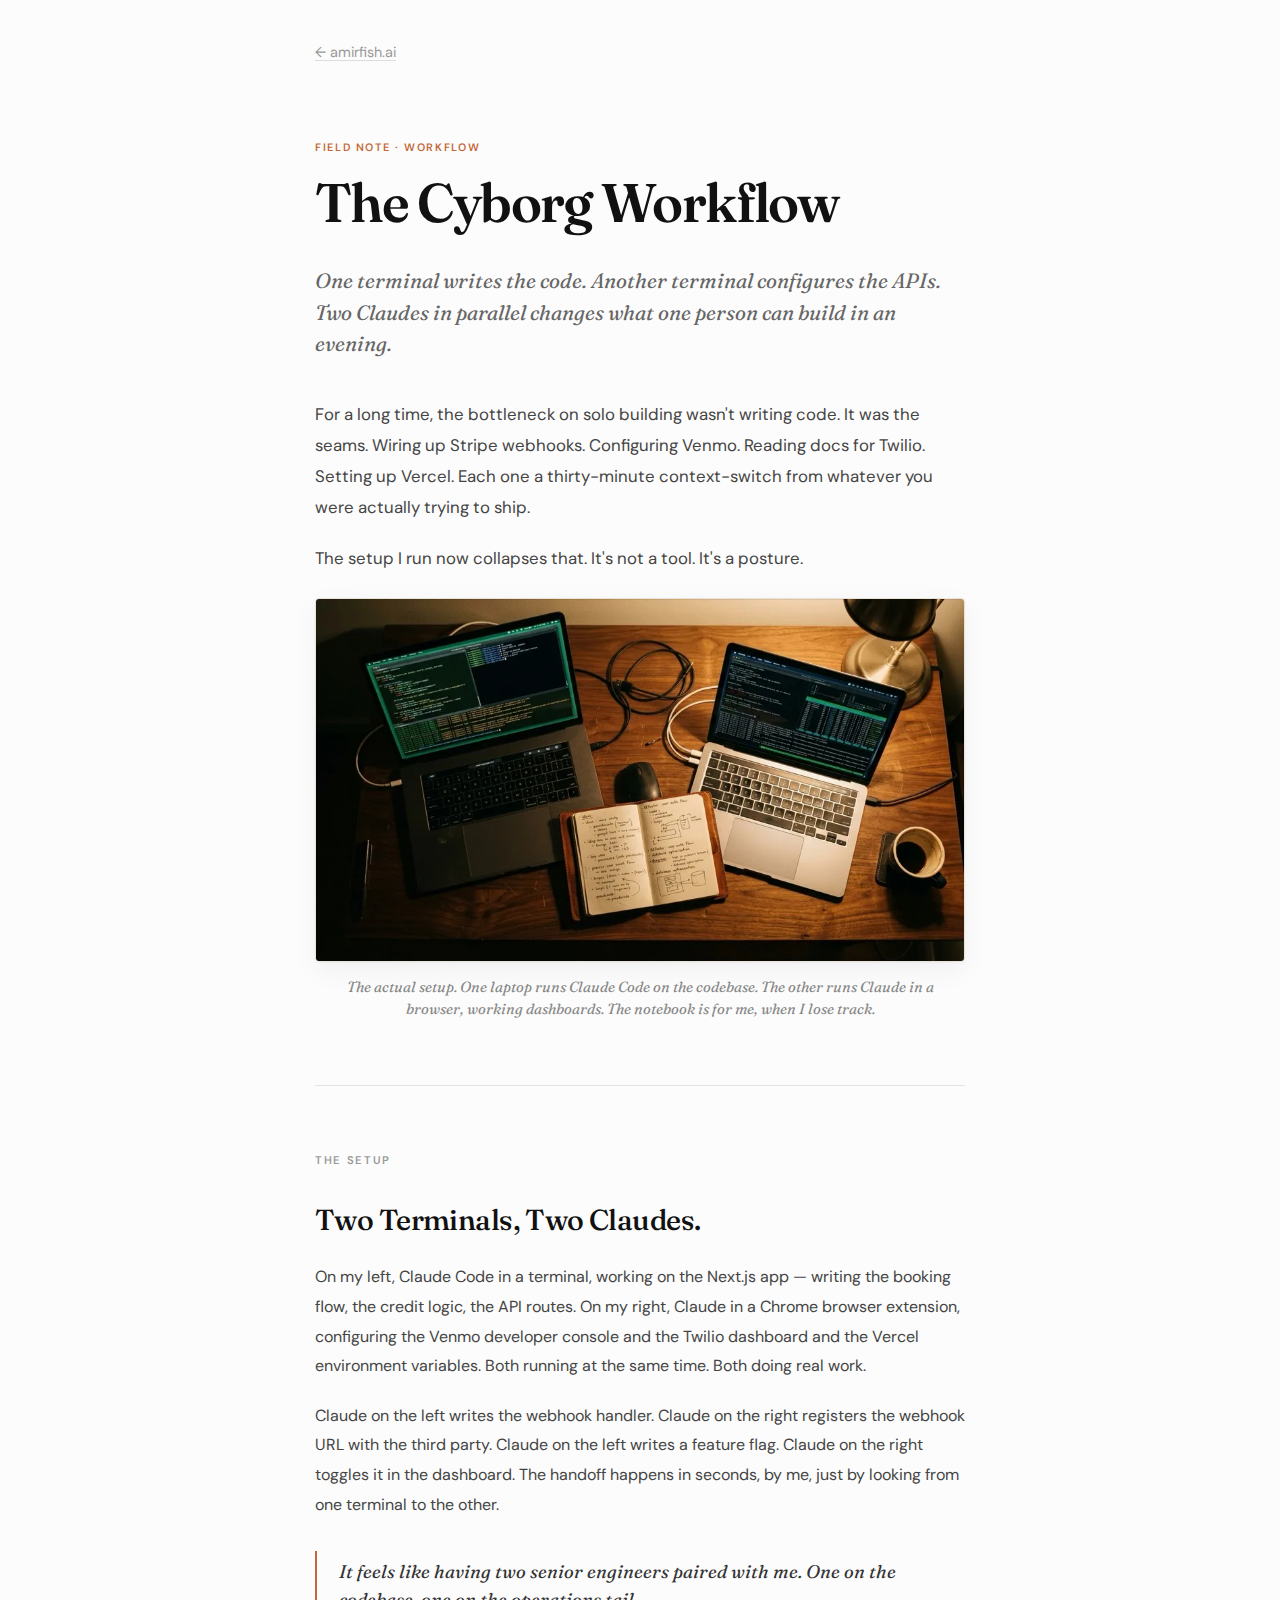
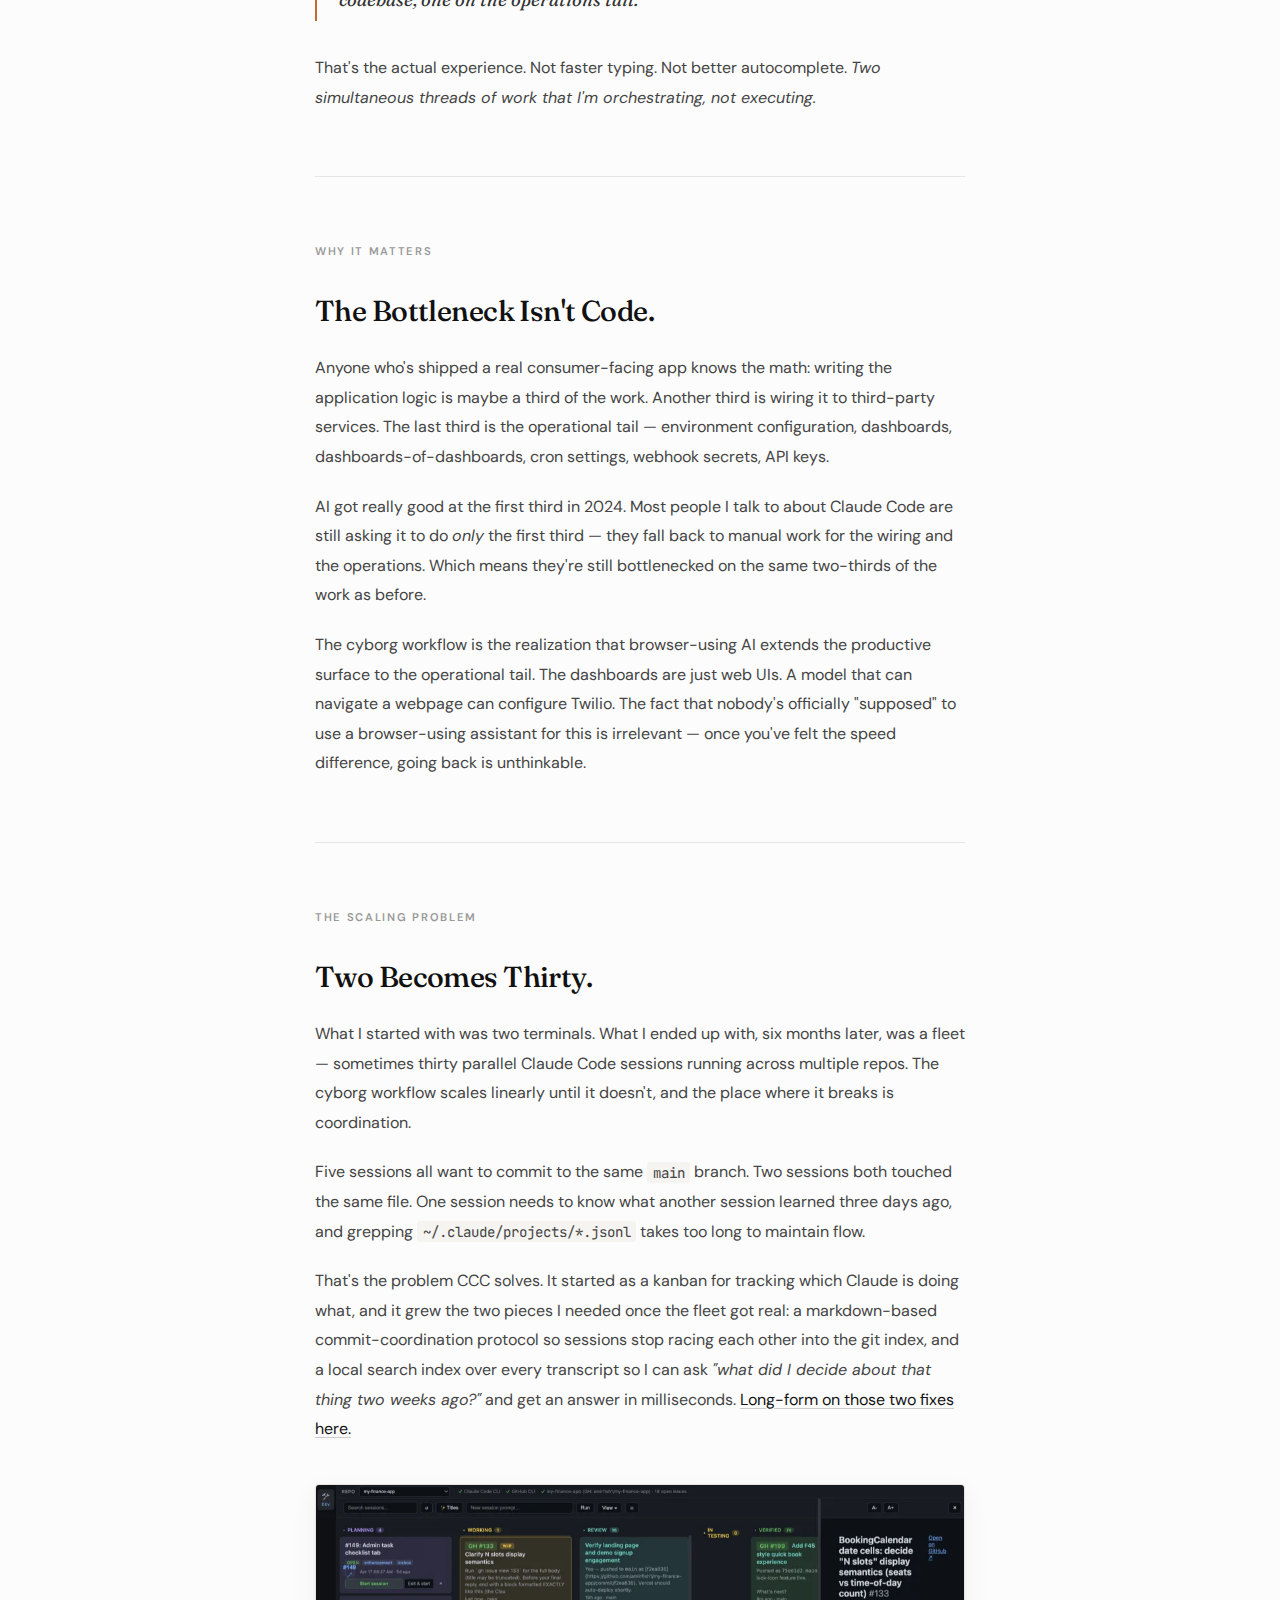
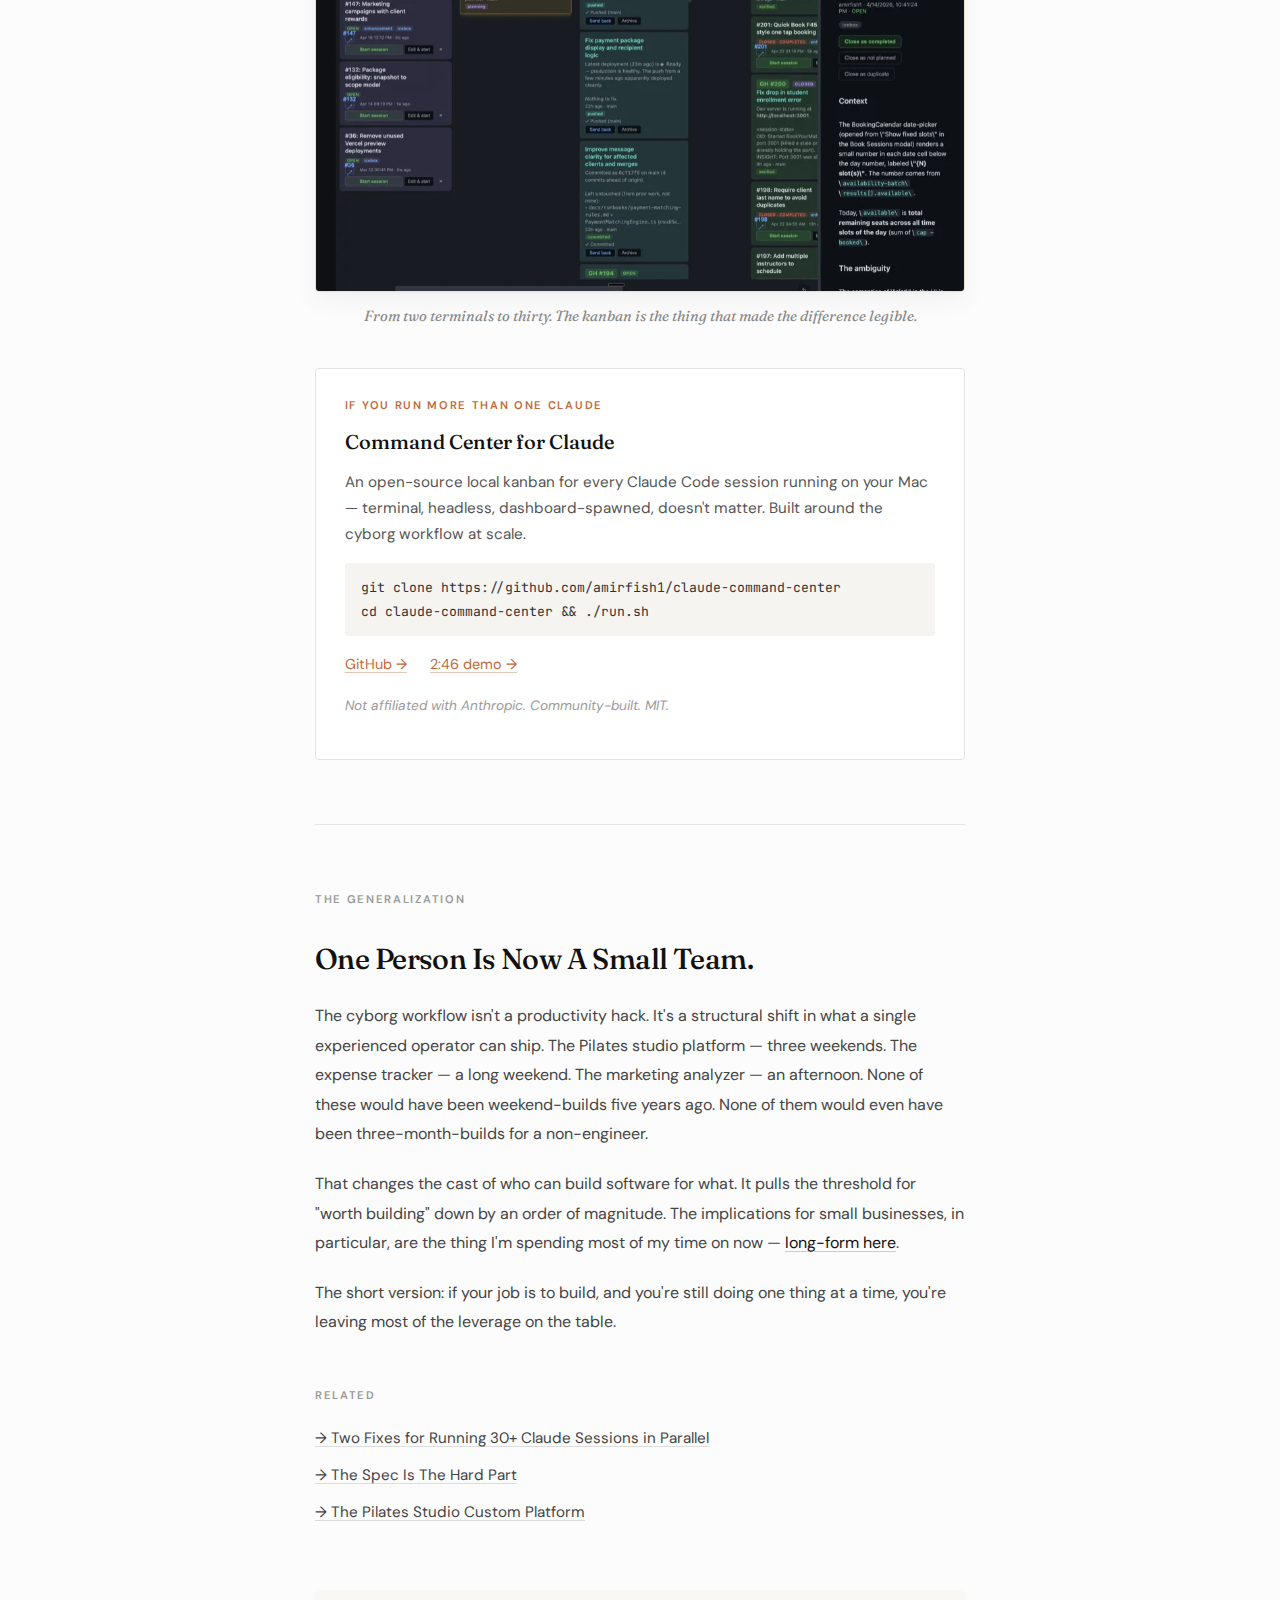
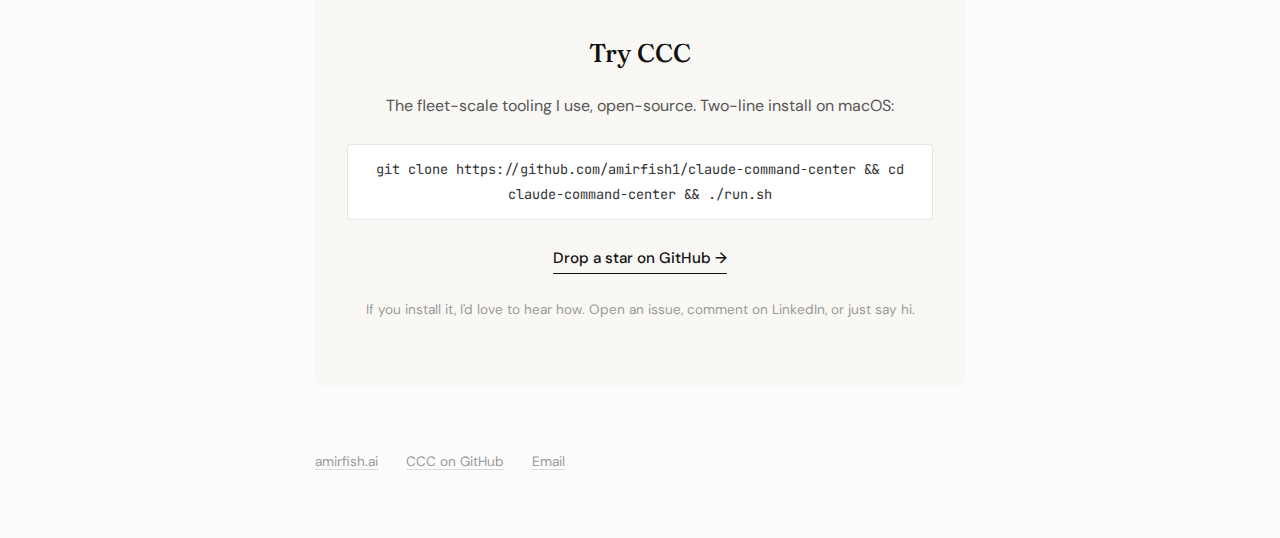
<file: cyborg-workflow.html>
<!DOCTYPE html>
<html lang="en">
<head>
    <meta charset="UTF-8">
    <meta name="viewport" content="width=device-width, initial-scale=1.0">
    <title>The Cyborg Workflow — Amir Fish</title>
    <meta name="description" content="How I build software now: Claude Code writing logic on one terminal, Claude configuring third-party APIs on another. Two senior engineers, always available.">
    <meta property="og:title" content="The Cyborg Workflow">
    <meta property="og:description" content="One terminal writes the code, another terminal configures the APIs. Two Claudes running in parallel changes the shape of what one person can build.">
    <meta property="og:type" content="article">
    <meta property="og:url" content="https://amirfish.ai/cyborg-workflow">
    <meta name="twitter:card" content="summary_large_image">
    <link rel="preconnect" href="https://fonts.googleapis.com">
    <link rel="preconnect" href="https://fonts.gstatic.com" crossorigin>
    <link href="https://fonts.googleapis.com/css2?family=DM+Sans:ital,opsz,wght@0,9..40,300;0,9..40,400;0,9..40,500;0,9..40,600;0,9..40,700;1,9..40,400&family=Fraunces:ital,opsz,wght@0,9..144,300;0,9..144,400;0,9..144,600;0,9..144,700;1,9..144,400&family=JetBrains+Mono:wght@400;500&display=swap" rel="stylesheet">
    <style>
        *, *::before, *::after { box-sizing: border-box; margin: 0; padding: 0; }
        html { -webkit-font-smoothing: antialiased; -moz-osx-font-smoothing: grayscale; }
        body { font-family: 'DM Sans', -apple-system, sans-serif; font-size: 16px; line-height: 1.8; color: #111; background: #fcfcfc; padding: 0 1.5rem; }
        a { color: #111; text-decoration: underline; text-underline-offset: 3px; text-decoration-color: #ccc; }
        a:hover { text-decoration-color: #111; }
        .container { max-width: 650px; margin: 0 auto; }
        .top-nav { padding: 2.5rem 0 0; font-size: 0.9rem; color: #999; }
        .top-nav a { color: #999; text-decoration-color: #ddd; }
        .top-nav a:hover { color: #444; text-decoration-color: #999; }
        .hero { padding: 8vh 0 0; }
        .tag-eyebrow { font-family: 'DM Sans', sans-serif; font-size: 0.68rem; font-weight: 600; text-transform: uppercase; letter-spacing: 0.15em; color: #c2693a; margin-bottom: 1rem; display: block; }
        .hero h1 { font-family: 'Fraunces', Georgia, serif; font-size: clamp(2.4rem, 5.5vw, 3.4rem); font-weight: 600; letter-spacing: -0.03em; line-height: 1.1; margin-bottom: 2rem; }
        .hero .subtitle { font-family: 'Fraunces', Georgia, serif; font-size: 1.3rem; font-style: italic; color: #666; line-height: 1.5; margin-bottom: 2.5rem; }
        .hero p { font-size: 1.05rem; line-height: 1.85; color: #444; margin-bottom: 1.25rem; }
        .ccc-card { border: 1px solid #e5e5e5; border-radius: 4px; padding: 1.6rem 1.8rem; margin: 2.5rem 0; background: #fff; }
        .ccc-card .ccc-label { font-size: 0.7rem; font-weight: 600; text-transform: uppercase; letter-spacing: 0.15em; color: #c2693a; margin-bottom: 0.6rem; display: block; }
        .ccc-card h3 { font-family: 'Fraunces', Georgia, serif; font-size: 1.25rem; font-weight: 500; margin-bottom: 0.6rem; }
        .ccc-card p { font-size: 0.95rem; color: #555; line-height: 1.7; margin-bottom: 1rem; }
        .ccc-card pre { font-family: 'JetBrains Mono', monospace; font-size: 0.82rem; background: #f5f4f1; padding: 0.8rem 1rem; border-radius: 3px; color: #333; overflow-x: auto; margin-bottom: 1rem; }
        .ccc-card .links { font-size: 0.9rem; color: #666; }
        .ccc-card .links a { color: #c2693a; text-decoration-color: #e5c5b3; margin-right: 1.2rem; }
        .ccc-card .links a:hover { text-decoration-color: #c2693a; }
        .ccc-card .disclaimer { font-size: 0.85rem; color: #999; font-style: italic; margin-top: 1rem; }
        hr { border: none; border-top: 1px solid #e5e5e5; margin: 4rem 0; }
        .section-label { font-family: 'DM Sans', sans-serif; font-size: 0.7rem; font-weight: 600; text-transform: uppercase; letter-spacing: 0.15em; color: #999; margin-bottom: 2rem; display: block; }
        section h2 { font-family: 'Fraunces', Georgia, serif; font-size: 1.8rem; font-weight: 500; letter-spacing: -0.02em; line-height: 1.25; margin-bottom: 1.5rem; }
        section h3.sub { font-family: 'Fraunces', Georgia, serif; font-size: 1.15rem; font-weight: 500; color: #333; margin: 2rem 0 0.75rem; }
        section p { font-size: 1rem; line-height: 1.85; color: #444; margin-bottom: 1.25rem; }
        section code { font-family: 'JetBrains Mono', monospace; font-size: 0.88rem; background: #f5f4f1; padding: 0.1rem 0.35rem; border-radius: 3px; color: #444; }
        .pullquote { border-left: 2px solid #c2693a; padding: 0.4rem 0 0.4rem 1.4rem; margin: 2rem 0; font-family: 'Fraunces', Georgia, serif; font-style: italic; font-size: 1.15rem; color: #333; line-height: 1.55; }
        .closing { background: #faf8f4; border-radius: 6px; padding: 2.5rem 2rem; margin: 4rem 0 2rem; text-align: center; }
        .closing h2 { font-family: 'Fraunces', Georgia, serif; font-size: 1.6rem; font-weight: 500; margin-bottom: 1rem; }
        .closing p { font-size: 1rem; color: #555; line-height: 1.7; margin-bottom: 1.5rem; }
        .closing .install { font-family: 'JetBrains Mono', monospace; font-size: 0.85rem; background: #fff; border: 1px solid #e5e5e5; padding: 0.8rem 1rem; border-radius: 3px; color: #333; display: inline-block; margin-bottom: 1.5rem; }
        .closing .star-cta { display: inline-block; font-size: 0.95rem; font-weight: 500; color: #111; text-decoration: none; border-bottom: 1.5px solid #111; padding-bottom: 1px; }
        .closing .star-cta:hover { opacity: 0.6; }
        .related { margin: 3rem 0; }
        .related .section-label { margin-bottom: 1.25rem; }
        .related a { display: block; color: #444; text-decoration-color: #ddd; margin-bottom: 0.6rem; font-size: 0.95rem; }
        footer { margin-top: 4rem; padding-bottom: 4rem; font-size: 0.85rem; color: #bbb; }
        footer a { color: #999; text-decoration-color: #ddd; margin-right: 1.5rem; }
        footer a:hover { text-decoration-color: #999; }
        figure { margin: 2.5rem 0; }
        figure img { display: block; width: 100%; height: auto; border-radius: 4px; border: 1px solid #e8e3d8; box-shadow: 0 1px 2px rgba(20, 14, 8, 0.03), 0 8px 28px rgba(20, 14, 8, 0.05); }
        figure figcaption { font-family: 'Fraunces', Georgia, serif; font-style: italic; font-size: 0.92rem; color: #888; line-height: 1.55; margin-top: 0.85rem; text-align: center; padding: 0 0.5rem; }
        figure.hero-figure { margin: 1.5rem 0 0; }
        @media (max-width: 500px) {
            .hero { padding-top: 5vh; }
            .hero h1 { font-size: 2rem; }
            .hero .subtitle { font-size: 1.1rem; }
            .ccc-card { padding: 1.3rem 1.4rem; }
            .closing { padding: 2rem 1.4rem; }
            figure { margin: 2rem 0; }
        }
    </style>
</head>
<body>
    <div class="container">

        <nav class="top-nav">
            <a href="/">← amirfish.ai</a>
        </nav>

        <section class="hero">
            <span class="tag-eyebrow">Field Note · Workflow</span>
            <h1>The Cyborg Workflow</h1>
            <p class="subtitle">One terminal writes the code. Another terminal configures the APIs. Two Claudes in parallel changes what one person can build in an evening.</p>
            <p>For a long time, the bottleneck on solo building wasn't writing code. It was the seams. Wiring up Stripe webhooks. Configuring Venmo. Reading docs for Twilio. Setting up Vercel. Each one a thirty-minute context-switch from whatever you were actually trying to ship.</p>
            <p>The setup I run now collapses that. It's not a tool. It's a posture.</p>

            <figure class="hero-figure">
                <img src="/images/cyborg-two-terminals-1x.webp"
                     srcset="/images/cyborg-two-terminals-1x.webp 1x, /images/cyborg-two-terminals-2x.webp 2x"
                     alt="Two laptops on a walnut desk, terminals open on each, a leather notebook between them, a small mug of coffee on the right edge."
                     loading="eager">
                <figcaption>The actual setup. One laptop runs Claude Code on the codebase. The other runs Claude in a browser, working dashboards. The notebook is for me, when I lose track.</figcaption>
            </figure>
        </section>

        <hr>

        <section>
            <span class="section-label">The Setup</span>
            <h2>Two Terminals, Two Claudes.</h2>

            <p>On my left, Claude Code in a terminal, working on the Next.js app — writing the booking flow, the credit logic, the API routes. On my right, Claude in a Chrome browser extension, configuring the Venmo developer console and the Twilio dashboard and the Vercel environment variables. Both running at the same time. Both doing real work.</p>

            <p>Claude on the left writes the webhook handler. Claude on the right registers the webhook URL with the third party. Claude on the left writes a feature flag. Claude on the right toggles it in the dashboard. The handoff happens in seconds, by me, just by looking from one terminal to the other.</p>

            <div class="pullquote">It feels like having two senior engineers paired with me. One on the codebase, one on the operations tail.</div>

            <p>That's the actual experience. Not faster typing. Not better autocomplete. <em>Two simultaneous threads of work that I'm orchestrating, not executing.</em></p>
        </section>

        <hr>

        <section>
            <span class="section-label">Why It Matters</span>
            <h2>The Bottleneck Isn't Code.</h2>

            <p>Anyone who's shipped a real consumer-facing app knows the math: writing the application logic is maybe a third of the work. Another third is wiring it to third-party services. The last third is the operational tail — environment configuration, dashboards, dashboards-of-dashboards, cron settings, webhook secrets, API keys.</p>

            <p>AI got really good at the first third in 2024. Most people I talk to about Claude Code are still asking it to do <em>only</em> the first third — they fall back to manual work for the wiring and the operations. Which means they're still bottlenecked on the same two-thirds of the work as before.</p>

            <p>The cyborg workflow is the realization that browser-using AI extends the productive surface to the operational tail. The dashboards are just web UIs. A model that can navigate a webpage can configure Twilio. The fact that nobody's officially "supposed" to use a browser-using assistant for this is irrelevant — once you've felt the speed difference, going back is unthinkable.</p>
        </section>

        <hr>

        <section>
            <span class="section-label">The Scaling Problem</span>
            <h2>Two Becomes Thirty.</h2>

            <p>What I started with was two terminals. What I ended up with, six months later, was a fleet — sometimes thirty parallel Claude Code sessions running across multiple repos. The cyborg workflow scales linearly until it doesn't, and the place where it breaks is coordination.</p>

            <p>Five sessions all want to commit to the same <code>main</code> branch. Two sessions both touched the same file. One session needs to know what another session learned three days ago, and grepping <code>~/.claude/projects/*.jsonl</code> takes too long to maintain flow.</p>

            <p>That's the problem CCC solves. It started as a kanban for tracking which Claude is doing what, and it grew the two pieces I needed once the fleet got real: a markdown-based commit-coordination protocol so sessions stop racing each other into the git index, and a local search index over every transcript so I can ask <em>"what did I decide about that thing two weeks ago?"</em> and get an answer in milliseconds. <a href="/parallel-sessions">Long-form on those two fixes here.</a></p>

            <figure>
                <img src="/images/ccc-kanban-1x.webp"
                     srcset="/images/ccc-kanban-1x.webp 1x, /images/ccc-kanban-2x.webp 2x"
                     alt="The CCC kanban with planning, working, review, testing, and verified columns spread across multiple repos, with a session detail panel showing the active conversation on the right."
                     loading="lazy">
                <figcaption>From two terminals to thirty. The kanban is the thing that made the difference legible.</figcaption>
            </figure>

            <div class="ccc-card">
                <span class="ccc-label">If you run more than one Claude</span>
                <h3>Command Center for Claude</h3>
                <p>An open-source local kanban for every Claude Code session running on your Mac — terminal, headless, dashboard-spawned, doesn't matter. Built around the cyborg workflow at scale.</p>
                <pre>git clone https://github.com/amirfish1/claude-command-center
cd claude-command-center && ./run.sh</pre>
                <div class="links">
                    <a href="https://github.com/amirfish1/claude-command-center" target="_blank">GitHub →</a>
                    <a href="https://youtu.be/_WRf0hH6yhg" target="_blank">2:46 demo →</a>
                </div>
                <p class="disclaimer">Not affiliated with Anthropic. Community-built. MIT.</p>
            </div>
        </section>

        <hr>

        <section>
            <span class="section-label">The Generalization</span>
            <h2>One Person Is Now A Small Team.</h2>

            <p>The cyborg workflow isn't a productivity hack. It's a structural shift in what a single experienced operator can ship. The Pilates studio platform — three weekends. The expense tracker — a long weekend. The marketing analyzer — an afternoon. None of these would have been weekend-builds five years ago. None of them would even have been three-month-builds for a non-engineer.</p>

            <p>That changes the cast of who can build software for what. It pulls the threshold for "worth building" down by an order of magnitude. The implications for small businesses, in particular, are the thing I'm spending most of my time on now — <a href="/small-business-cofounder">long-form here</a>.</p>

            <p>The short version: if your job is to build, and you're still doing one thing at a time, you're leaving most of the leverage on the table.</p>
        </section>

        <div class="related">
            <span class="section-label">Related</span>
            <a href="/parallel-sessions">→ Two Fixes for Running 30+ Claude Sessions in Parallel</a>
            <a href="/spec-is-the-hard-part">→ The Spec Is The Hard Part</a>
            <a href="/pilates">→ The Pilates Studio Custom Platform</a>
        </div>

        <div class="closing">
            <h2>Try CCC</h2>
            <p>The fleet-scale tooling I use, open-source. Two-line install on macOS:</p>
            <div class="install">git clone https://github.com/amirfish1/claude-command-center && cd claude-command-center && ./run.sh</div>
            <br>
            <a href="https://github.com/amirfish1/claude-command-center" target="_blank" class="star-cta">Drop a star on GitHub →</a>
            <p style="margin-top: 1.5rem; font-size: 0.85rem; color: #999;">If you install it, I'd love to hear how. Open an issue, comment on LinkedIn, or just say hi.</p>
        </div>

        <footer>
            <a href="/">amirfish.ai</a>
            <a href="https://github.com/amirfish1/claude-command-center" target="_blank">CCC on GitHub</a>
            <a href="mailto:amir@amirfish.com">Email</a>
        </footer>

    </div>
</body>
</html>
</file>
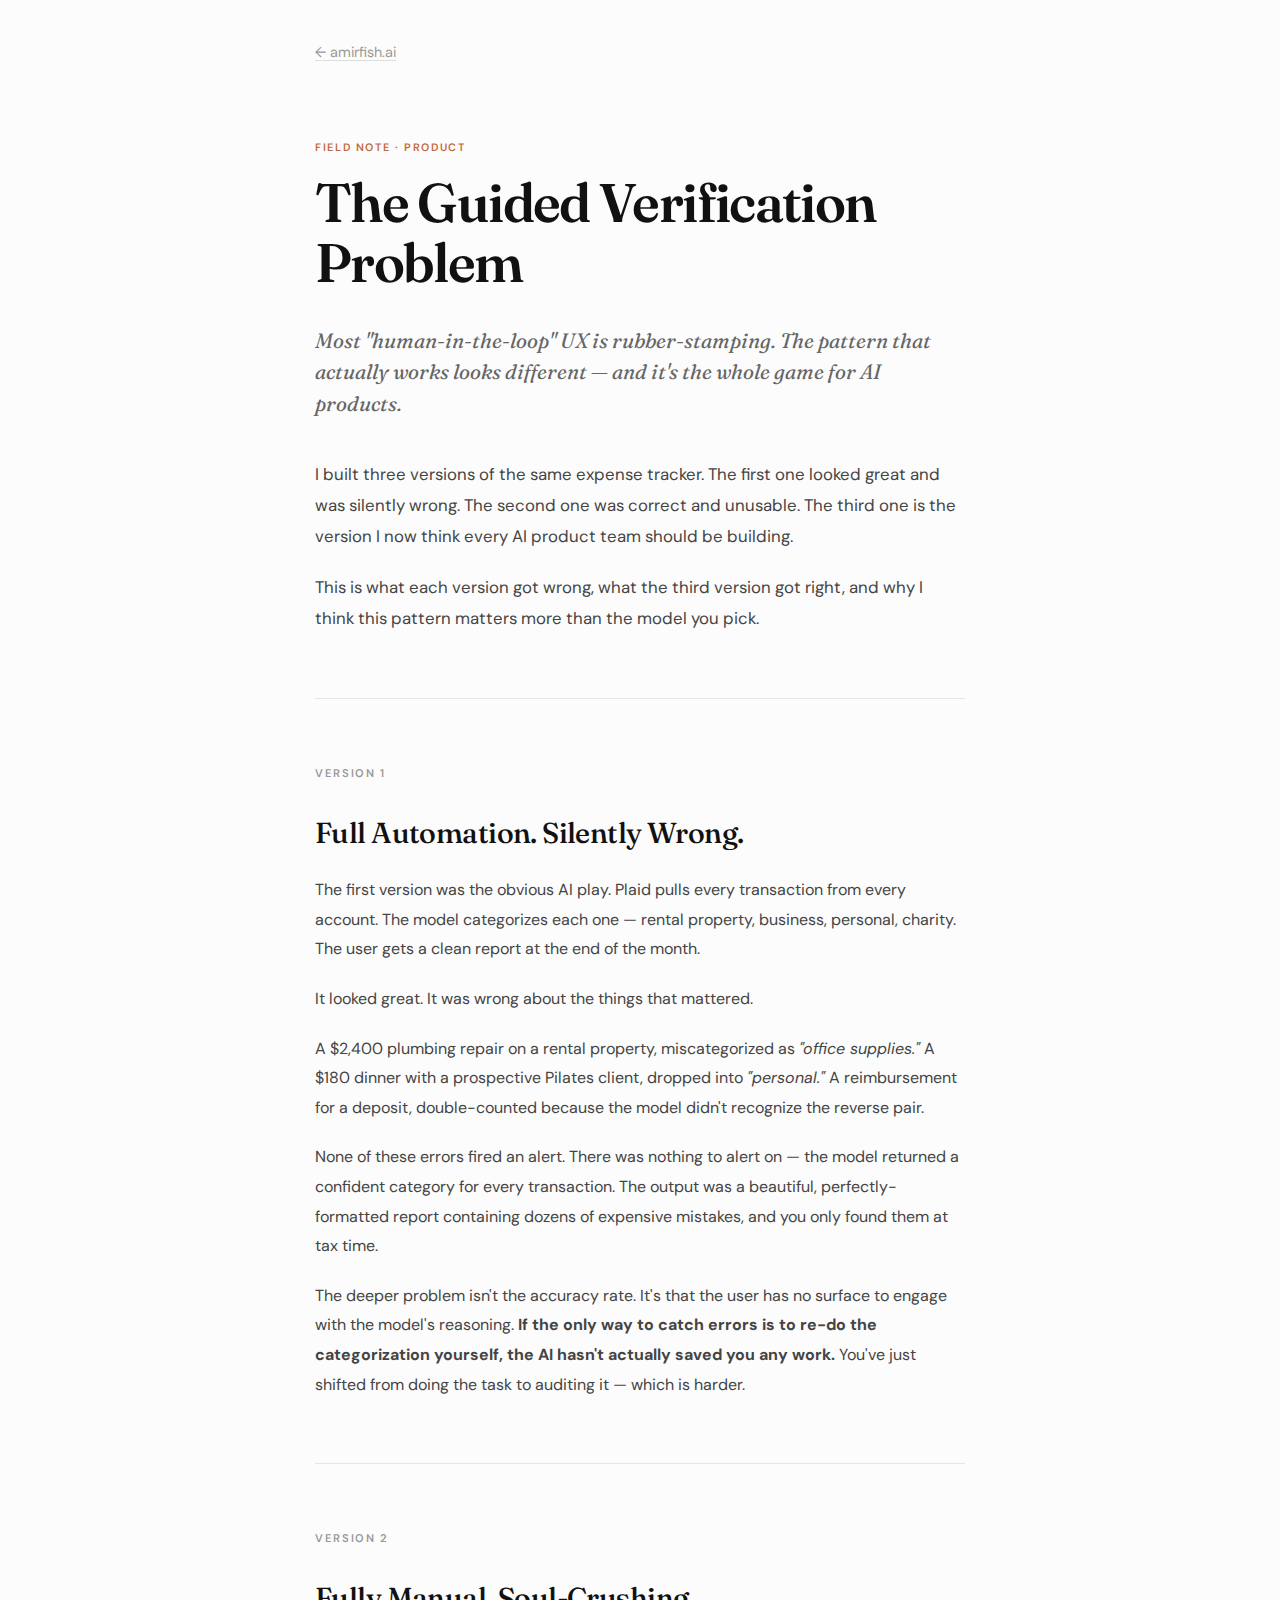
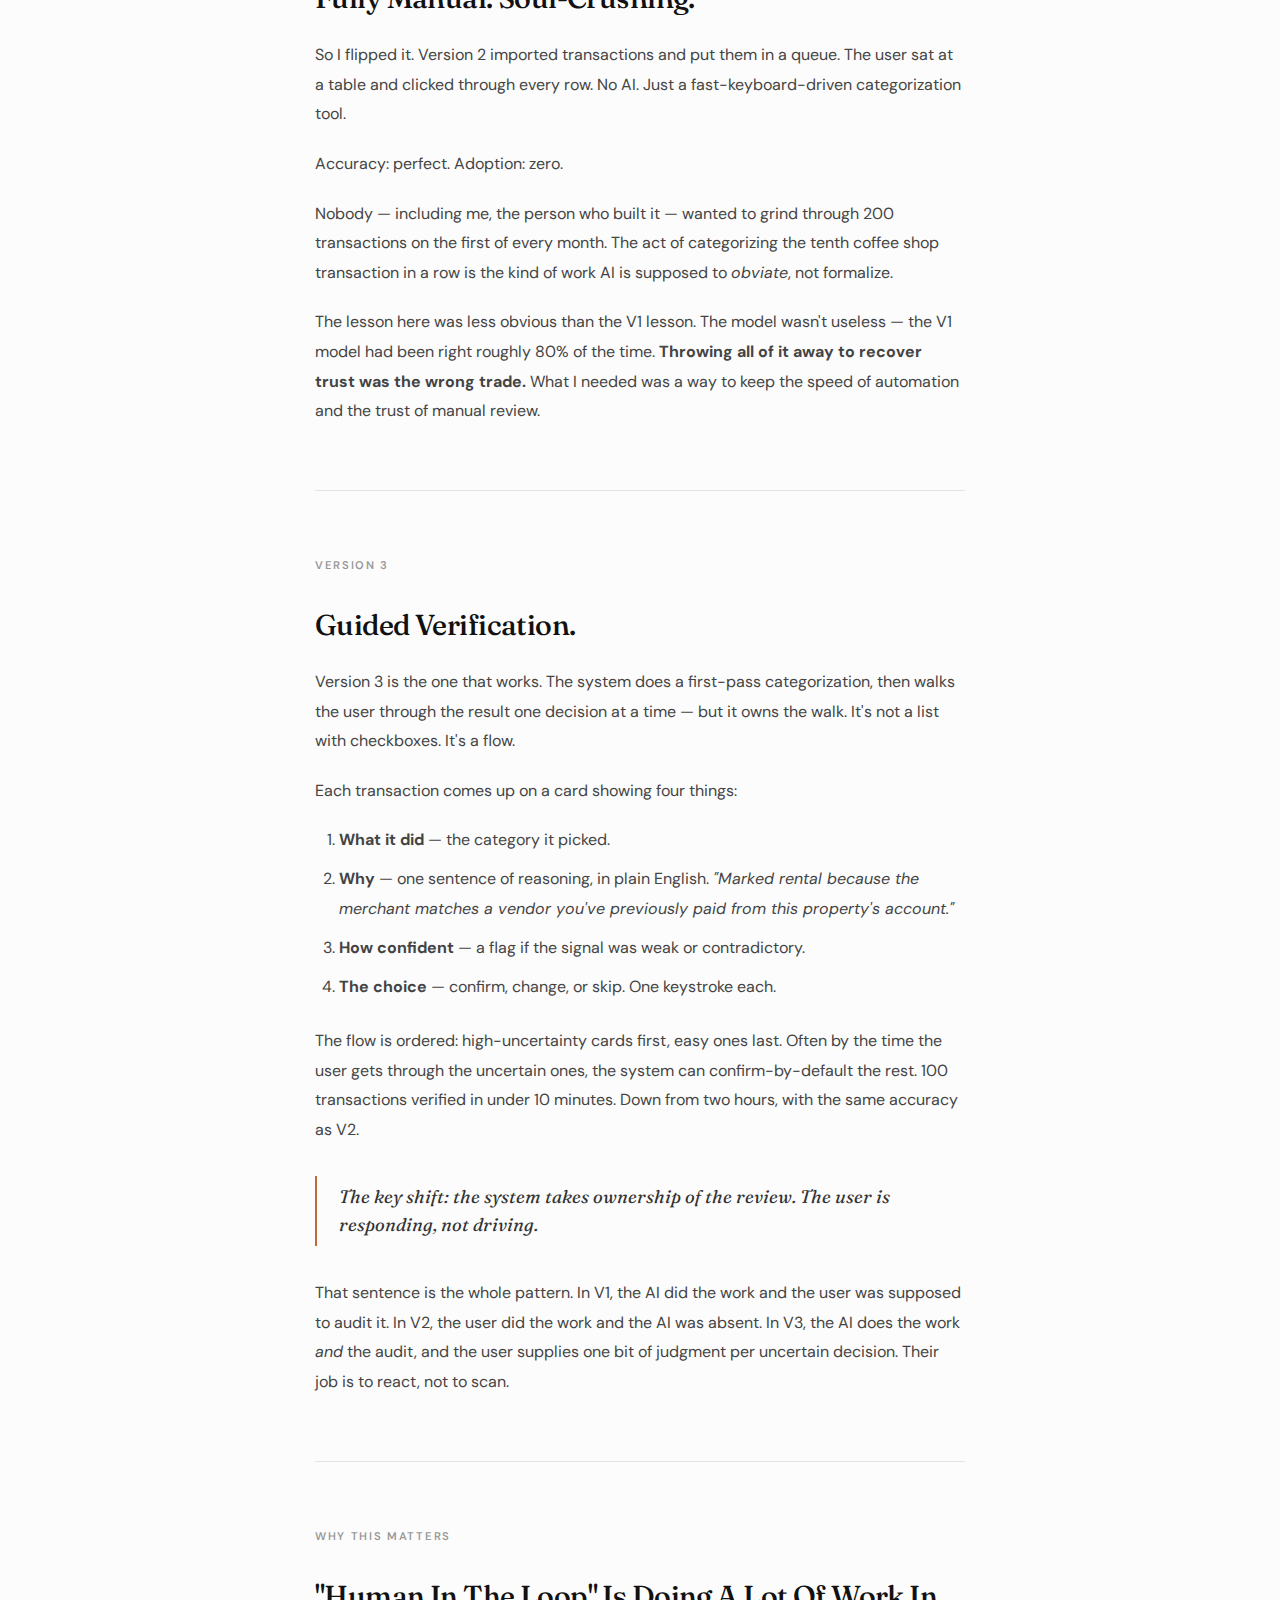
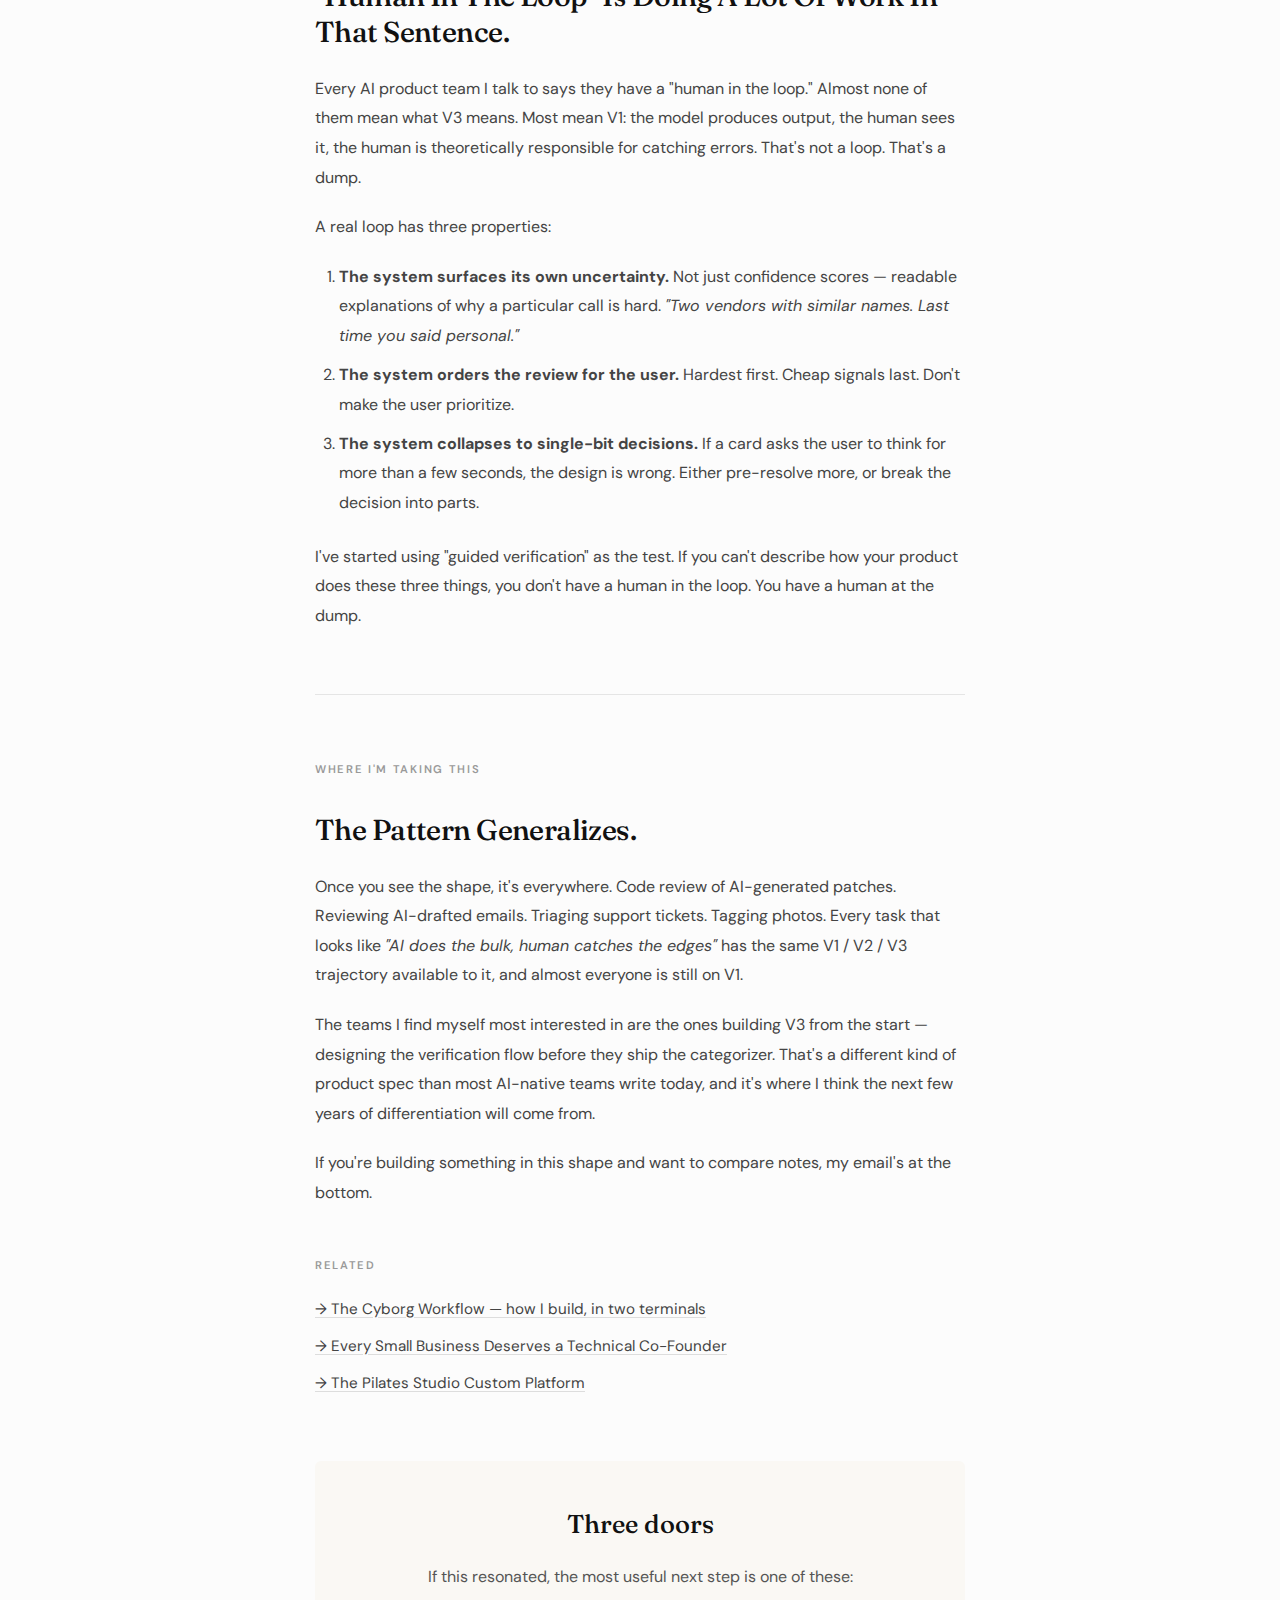
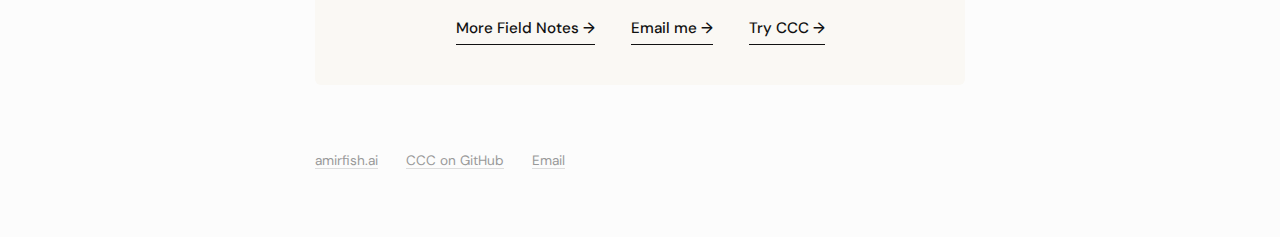
<file: guided-verification.html>
<!DOCTYPE html>
<html lang="en">
<head>
    <meta charset="UTF-8">
    <meta name="viewport" content="width=device-width, initial-scale=1.0">
    <title>The Guided Verification Problem — Amir Fish</title>
    <meta name="description" content="Why 'human in the loop' is usually rubber-stamping, and the UX pattern that actually works. Three versions of an expense tracker taught me more about AI product design than a year at Google.">
    <meta property="og:title" content="The Guided Verification Problem">
    <meta property="og:description" content="Most AI products either automate everything (silently wrong) or ask the user to verify everything (soul-crushing). The pattern in between is the whole game.">
    <meta property="og:type" content="article">
    <meta property="og:url" content="https://amirfish.ai/guided-verification">
    <meta name="twitter:card" content="summary_large_image">
    <link rel="preconnect" href="https://fonts.googleapis.com">
    <link rel="preconnect" href="https://fonts.gstatic.com" crossorigin>
    <link href="https://fonts.googleapis.com/css2?family=DM+Sans:ital,opsz,wght@0,9..40,300;0,9..40,400;0,9..40,500;0,9..40,600;0,9..40,700;1,9..40,400&family=Fraunces:ital,opsz,wght@0,9..144,300;0,9..144,400;0,9..144,600;0,9..144,700;1,9..144,400&family=JetBrains+Mono:wght@400;500&display=swap" rel="stylesheet">
    <style>
        *, *::before, *::after { box-sizing: border-box; margin: 0; padding: 0; }
        html { -webkit-font-smoothing: antialiased; -moz-osx-font-smoothing: grayscale; }
        body { font-family: 'DM Sans', -apple-system, sans-serif; font-size: 16px; line-height: 1.8; color: #111; background: #fcfcfc; padding: 0 1.5rem; }
        a { color: #111; text-decoration: underline; text-underline-offset: 3px; text-decoration-color: #ccc; }
        a:hover { text-decoration-color: #111; }
        .container { max-width: 650px; margin: 0 auto; }
        .top-nav { padding: 2.5rem 0 0; font-size: 0.9rem; color: #999; }
        .top-nav a { color: #999; text-decoration-color: #ddd; }
        .top-nav a:hover { color: #444; text-decoration-color: #999; }
        .hero { padding: 8vh 0 0; }
        .tag-eyebrow { font-family: 'DM Sans', sans-serif; font-size: 0.68rem; font-weight: 600; text-transform: uppercase; letter-spacing: 0.15em; color: #c2693a; margin-bottom: 1rem; display: block; }
        .hero h1 { font-family: 'Fraunces', Georgia, serif; font-size: clamp(2.4rem, 5.5vw, 3.4rem); font-weight: 600; letter-spacing: -0.03em; line-height: 1.1; margin-bottom: 2rem; }
        .hero .subtitle { font-family: 'Fraunces', Georgia, serif; font-size: 1.3rem; font-style: italic; color: #666; line-height: 1.5; margin-bottom: 2.5rem; }
        .hero p { font-size: 1.05rem; line-height: 1.85; color: #444; margin-bottom: 1.25rem; }
        hr { border: none; border-top: 1px solid #e5e5e5; margin: 4rem 0; }
        .section-label { font-family: 'DM Sans', sans-serif; font-size: 0.7rem; font-weight: 600; text-transform: uppercase; letter-spacing: 0.15em; color: #999; margin-bottom: 2rem; display: block; }
        section h2 { font-family: 'Fraunces', Georgia, serif; font-size: 1.8rem; font-weight: 500; letter-spacing: -0.02em; line-height: 1.25; margin-bottom: 1.5rem; }
        section h3.sub { font-family: 'Fraunces', Georgia, serif; font-size: 1.15rem; font-weight: 500; color: #333; margin: 2rem 0 0.75rem; }
        section p { font-size: 1rem; line-height: 1.85; color: #444; margin-bottom: 1.25rem; }
        section code { font-family: 'JetBrains Mono', monospace; font-size: 0.88rem; background: #f5f4f1; padding: 0.1rem 0.35rem; border-radius: 3px; color: #444; }
        .pullquote { border-left: 2px solid #c2693a; padding: 0.4rem 0 0.4rem 1.4rem; margin: 2rem 0; font-family: 'Fraunces', Georgia, serif; font-style: italic; font-size: 1.15rem; color: #333; line-height: 1.55; }
        .closing { background: #faf8f4; border-radius: 6px; padding: 2.5rem 2rem; margin: 4rem 0 2rem; text-align: center; }
        .closing h2 { font-family: 'Fraunces', Georgia, serif; font-size: 1.6rem; font-weight: 500; margin-bottom: 1rem; }
        .closing p { font-size: 1rem; color: #555; line-height: 1.7; margin-bottom: 1.5rem; }
        .closing .cta { display: inline-block; font-size: 0.95rem; font-weight: 500; color: #111; text-decoration: none; border-bottom: 1.5px solid #111; padding-bottom: 1px; margin: 0 1rem; }
        .closing .cta:hover { opacity: 0.6; }
        .related { margin: 3rem 0; }
        .related .section-label { margin-bottom: 1.25rem; }
        .related a { display: block; color: #444; text-decoration-color: #ddd; margin-bottom: 0.6rem; font-size: 0.95rem; }
        footer { margin-top: 4rem; padding-bottom: 4rem; font-size: 0.85rem; color: #bbb; }
        footer a { color: #999; text-decoration-color: #ddd; margin-right: 1.5rem; }
        footer a:hover { text-decoration-color: #999; }
        @media (max-width: 500px) {
            .hero { padding-top: 5vh; }
            .hero h1 { font-size: 2rem; }
            .hero .subtitle { font-size: 1.1rem; }
            .closing { padding: 2rem 1.4rem; }
            .closing .cta { display: block; margin: 0.5rem 0; }
        }
    </style>
</head>
<body>
    <div class="container">

        <nav class="top-nav">
            <a href="/">← amirfish.ai</a>
        </nav>

        <section class="hero">
            <span class="tag-eyebrow">Field Note · Product</span>
            <h1>The Guided Verification Problem</h1>
            <p class="subtitle">Most "human-in-the-loop" UX is rubber-stamping. The pattern that actually works looks different — and it's the whole game for AI products.</p>
            <p>I built three versions of the same expense tracker. The first one looked great and was silently wrong. The second one was correct and unusable. The third one is the version I now think every AI product team should be building.</p>
            <p>This is what each version got wrong, what the third version got right, and why I think this pattern matters more than the model you pick.</p>
        </section>

        <hr>

        <section>
            <span class="section-label">Version 1</span>
            <h2>Full Automation. Silently Wrong.</h2>

            <p>The first version was the obvious AI play. Plaid pulls every transaction from every account. The model categorizes each one — rental property, business, personal, charity. The user gets a clean report at the end of the month.</p>

            <p>It looked great. It was wrong about the things that mattered.</p>

            <p>A $2,400 plumbing repair on a rental property, miscategorized as <em>"office supplies."</em> A $180 dinner with a prospective Pilates client, dropped into <em>"personal."</em> A reimbursement for a deposit, double-counted because the model didn't recognize the reverse pair.</p>

            <p>None of these errors fired an alert. There was nothing to alert on — the model returned a confident category for every transaction. The output was a beautiful, perfectly-formatted report containing dozens of expensive mistakes, and you only found them at tax time.</p>

            <p>The deeper problem isn't the accuracy rate. It's that the user has no surface to engage with the model's reasoning. <strong>If the only way to catch errors is to re-do the categorization yourself, the AI hasn't actually saved you any work.</strong> You've just shifted from doing the task to auditing it — which is harder.</p>
        </section>

        <hr>

        <section>
            <span class="section-label">Version 2</span>
            <h2>Fully Manual. Soul-Crushing.</h2>

            <p>So I flipped it. Version 2 imported transactions and put them in a queue. The user sat at a table and clicked through every row. No AI. Just a fast-keyboard-driven categorization tool.</p>

            <p>Accuracy: perfect. Adoption: zero.</p>

            <p>Nobody — including me, the person who built it — wanted to grind through 200 transactions on the first of every month. The act of categorizing the tenth coffee shop transaction in a row is the kind of work AI is supposed to <em>obviate</em>, not formalize.</p>

            <p>The lesson here was less obvious than the V1 lesson. The model wasn't useless — the V1 model had been right roughly 80% of the time. <strong>Throwing all of it away to recover trust was the wrong trade.</strong> What I needed was a way to keep the speed of automation and the trust of manual review.</p>
        </section>

        <hr>

        <section>
            <span class="section-label">Version 3</span>
            <h2>Guided Verification.</h2>

            <p>Version 3 is the one that works. The system does a first-pass categorization, then walks the user through the result one decision at a time — but it owns the walk. It's not a list with checkboxes. It's a flow.</p>

            <p>Each transaction comes up on a card showing four things:</p>

            <ol style="padding-left: 1.5rem; margin-bottom: 1.5rem; color: #444; line-height: 1.85;">
                <li style="margin-bottom: 0.6rem;"><strong>What it did</strong> — the category it picked.</li>
                <li style="margin-bottom: 0.6rem;"><strong>Why</strong> — one sentence of reasoning, in plain English. <em>"Marked rental because the merchant matches a vendor you've previously paid from this property's account."</em></li>
                <li style="margin-bottom: 0.6rem;"><strong>How confident</strong> — a flag if the signal was weak or contradictory.</li>
                <li><strong>The choice</strong> — confirm, change, or skip. One keystroke each.</li>
            </ol>

            <p>The flow is ordered: high-uncertainty cards first, easy ones last. Often by the time the user gets through the uncertain ones, the system can confirm-by-default the rest. 100 transactions verified in under 10 minutes. Down from two hours, with the same accuracy as V2.</p>

            <div class="pullquote">The key shift: the system takes ownership of the review. The user is responding, not driving.</div>

            <p>That sentence is the whole pattern. In V1, the AI did the work and the user was supposed to audit it. In V2, the user did the work and the AI was absent. In V3, the AI does the work <em>and</em> the audit, and the user supplies one bit of judgment per uncertain decision. Their job is to react, not to scan.</p>
        </section>

        <hr>

        <section>
            <span class="section-label">Why This Matters</span>
            <h2>"Human In The Loop" Is Doing A Lot Of Work In That Sentence.</h2>

            <p>Every AI product team I talk to says they have a "human in the loop." Almost none of them mean what V3 means. Most mean V1: the model produces output, the human sees it, the human is theoretically responsible for catching errors. That's not a loop. That's a dump.</p>

            <p>A real loop has three properties:</p>

            <ol style="padding-left: 1.5rem; margin-bottom: 1.5rem; color: #444; line-height: 1.85;">
                <li style="margin-bottom: 0.6rem;"><strong>The system surfaces its own uncertainty.</strong> Not just confidence scores — readable explanations of why a particular call is hard. <em>"Two vendors with similar names. Last time you said personal."</em></li>
                <li style="margin-bottom: 0.6rem;"><strong>The system orders the review for the user.</strong> Hardest first. Cheap signals last. Don't make the user prioritize.</li>
                <li><strong>The system collapses to single-bit decisions.</strong> If a card asks the user to think for more than a few seconds, the design is wrong. Either pre-resolve more, or break the decision into parts.</li>
            </ol>

            <p>I've started using "guided verification" as the test. If you can't describe how your product does these three things, you don't have a human in the loop. You have a human at the dump.</p>
        </section>

        <hr>

        <section>
            <span class="section-label">Where I'm Taking This</span>
            <h2>The Pattern Generalizes.</h2>

            <p>Once you see the shape, it's everywhere. Code review of AI-generated patches. Reviewing AI-drafted emails. Triaging support tickets. Tagging photos. Every task that looks like <em>"AI does the bulk, human catches the edges"</em> has the same V1 / V2 / V3 trajectory available to it, and almost everyone is still on V1.</p>

            <p>The teams I find myself most interested in are the ones building V3 from the start — designing the verification flow before they ship the categorizer. That's a different kind of product spec than most AI-native teams write today, and it's where I think the next few years of differentiation will come from.</p>

            <p>If you're building something in this shape and want to compare notes, my email's at the bottom.</p>
        </section>

        <div class="related">
            <span class="section-label">Related</span>
            <a href="/cyborg-workflow">→ The Cyborg Workflow — how I build, in two terminals</a>
            <a href="/small-business-cofounder">→ Every Small Business Deserves a Technical Co-Founder</a>
            <a href="/pilates">→ The Pilates Studio Custom Platform</a>
        </div>

        <div class="closing">
            <h2>Three doors</h2>
            <p>If this resonated, the most useful next step is one of these:</p>
            <a href="/" class="cta">More Field Notes →</a>
            <a href="mailto:amir@amirfish.com" class="cta">Email me →</a>
            <a href="https://github.com/amirfish1/claude-command-center" target="_blank" class="cta">Try CCC →</a>
        </div>

        <footer>
            <a href="/">amirfish.ai</a>
            <a href="https://github.com/amirfish1/claude-command-center" target="_blank">CCC on GitHub</a>
            <a href="mailto:amir@amirfish.com">Email</a>
        </footer>

    </div>
</body>
</html>
</file>
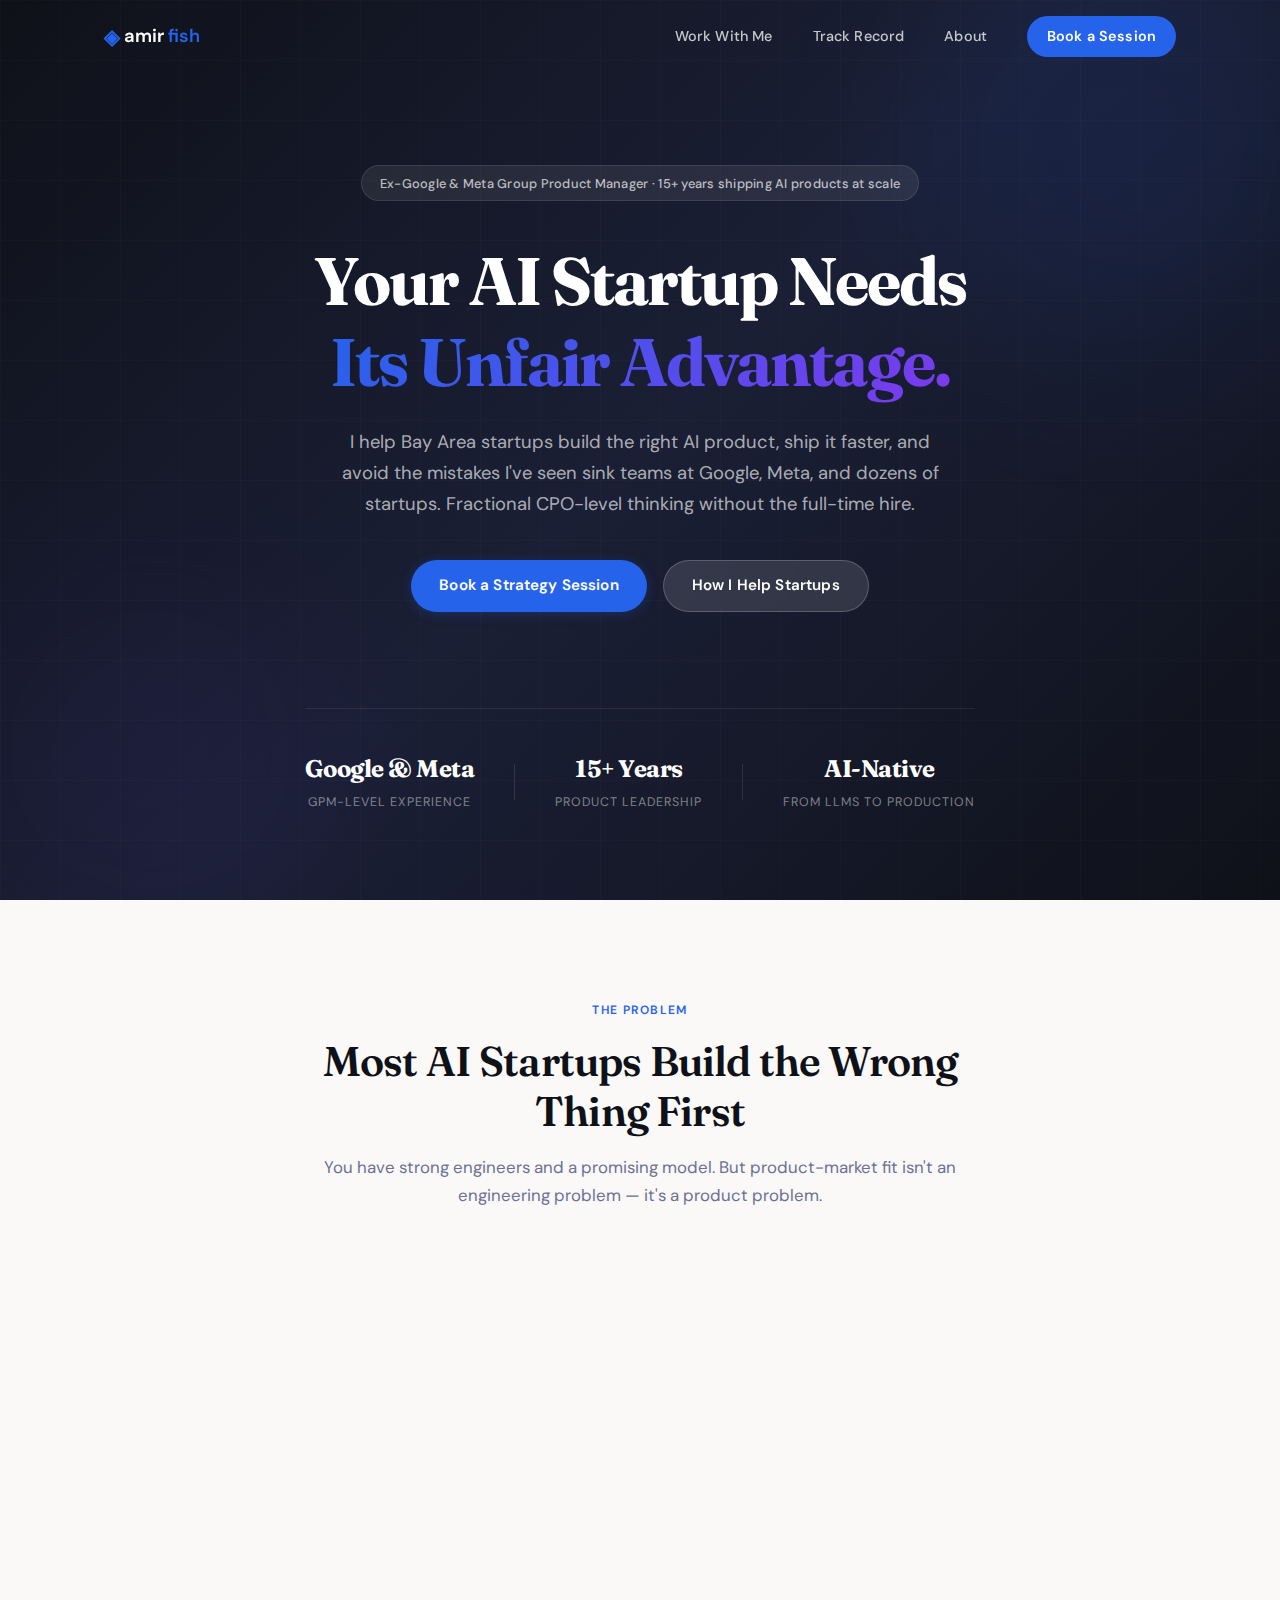
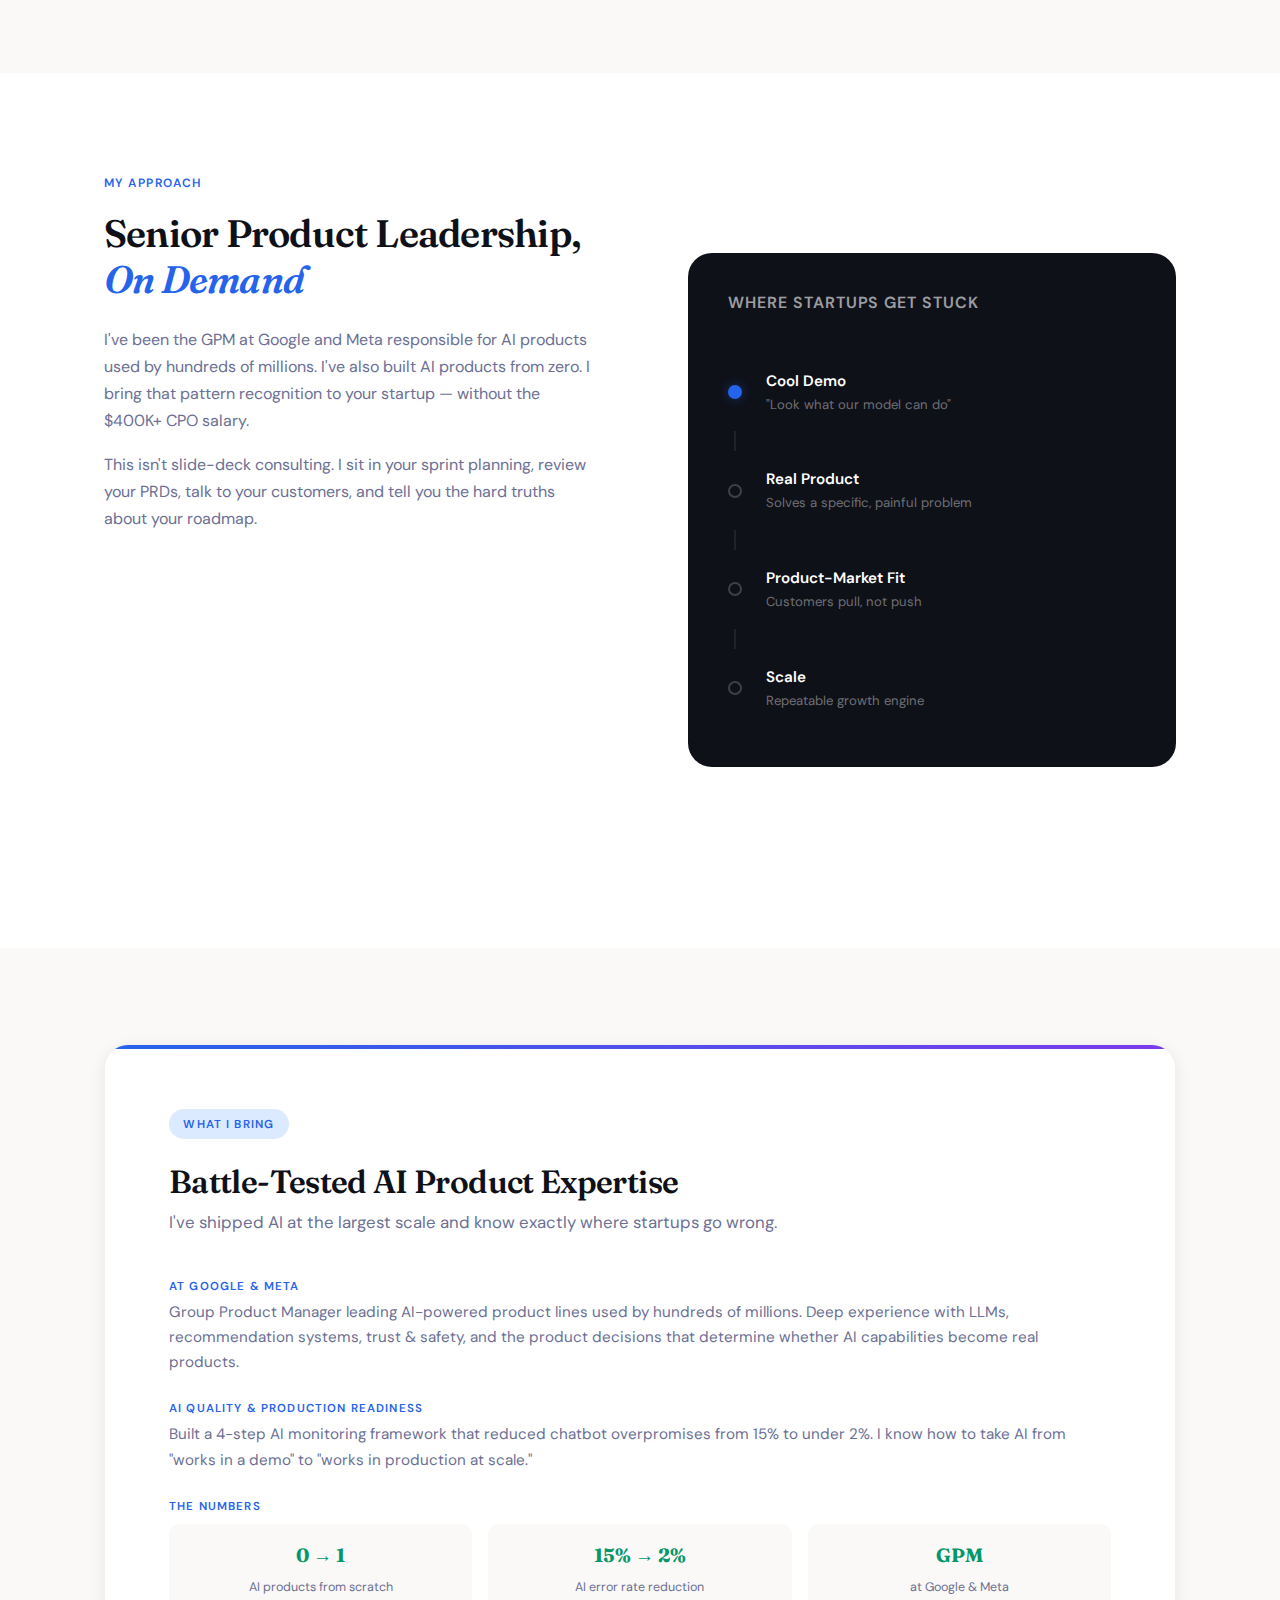
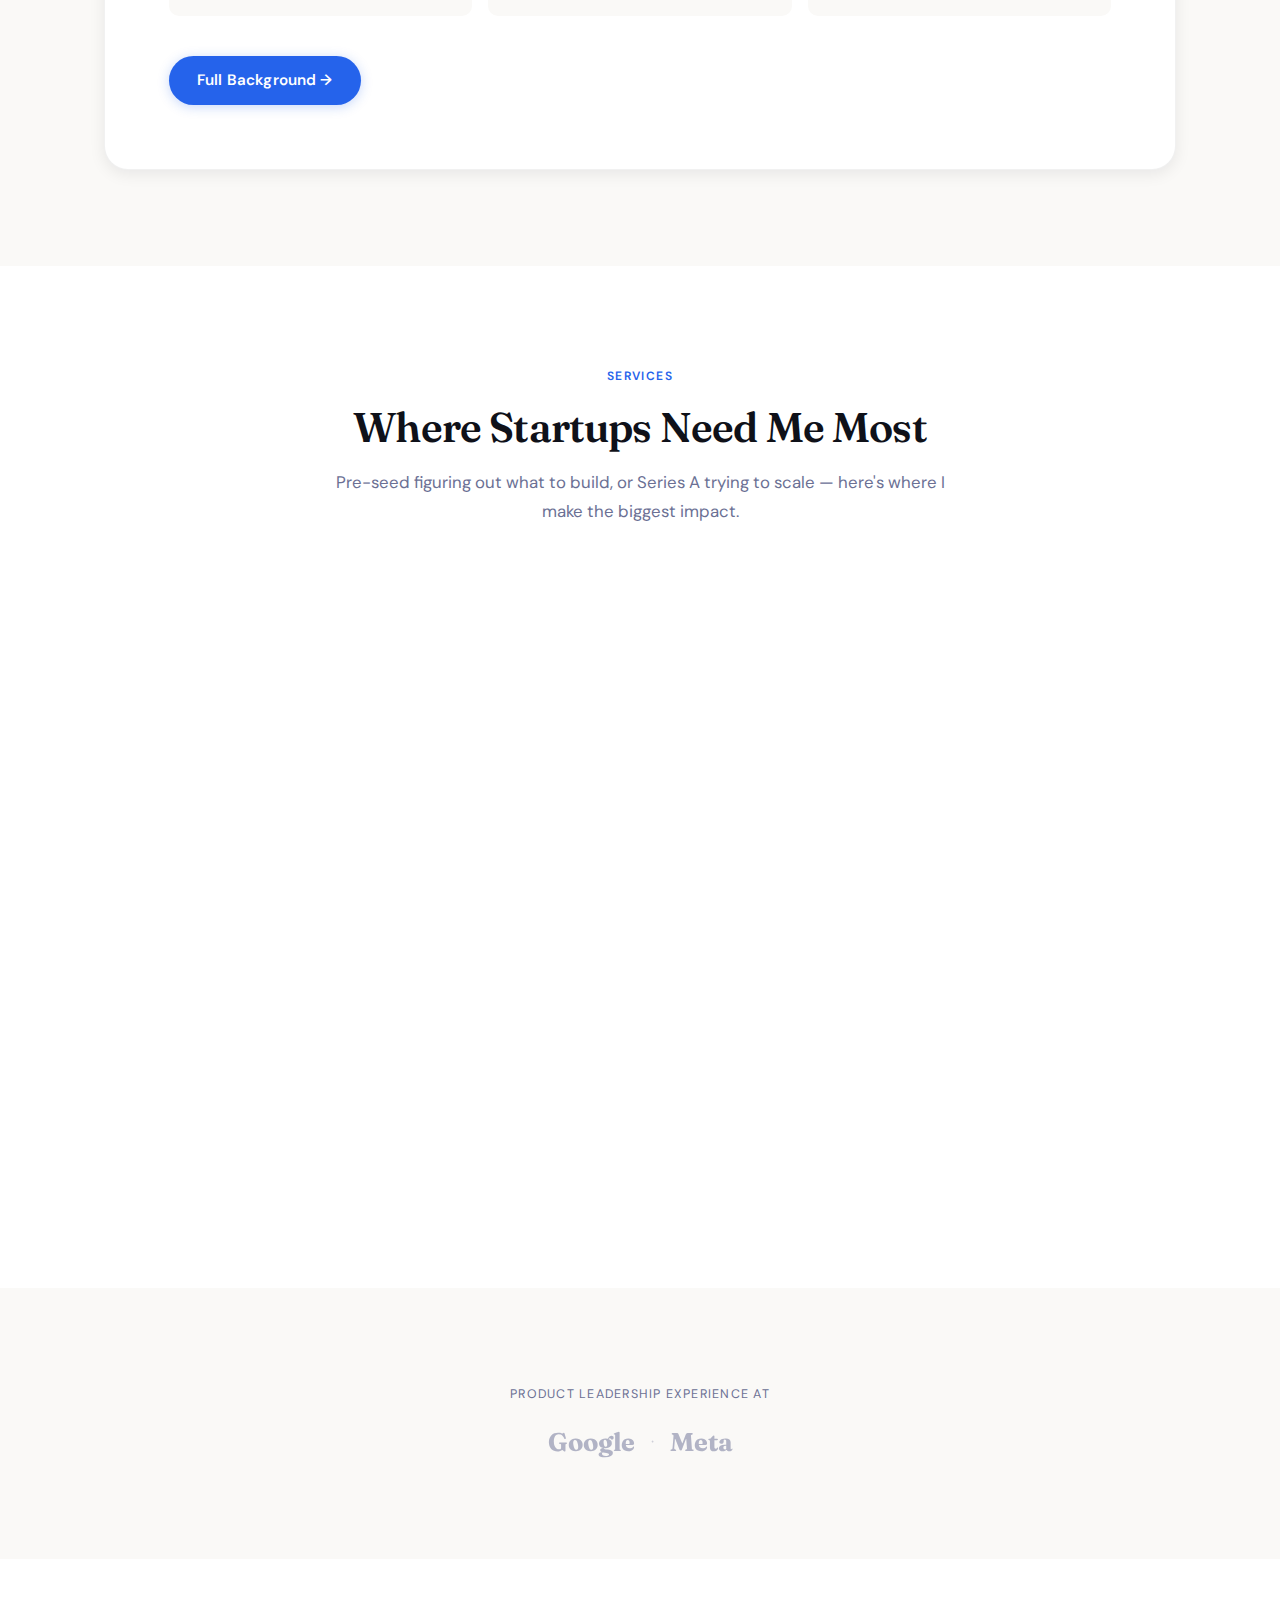
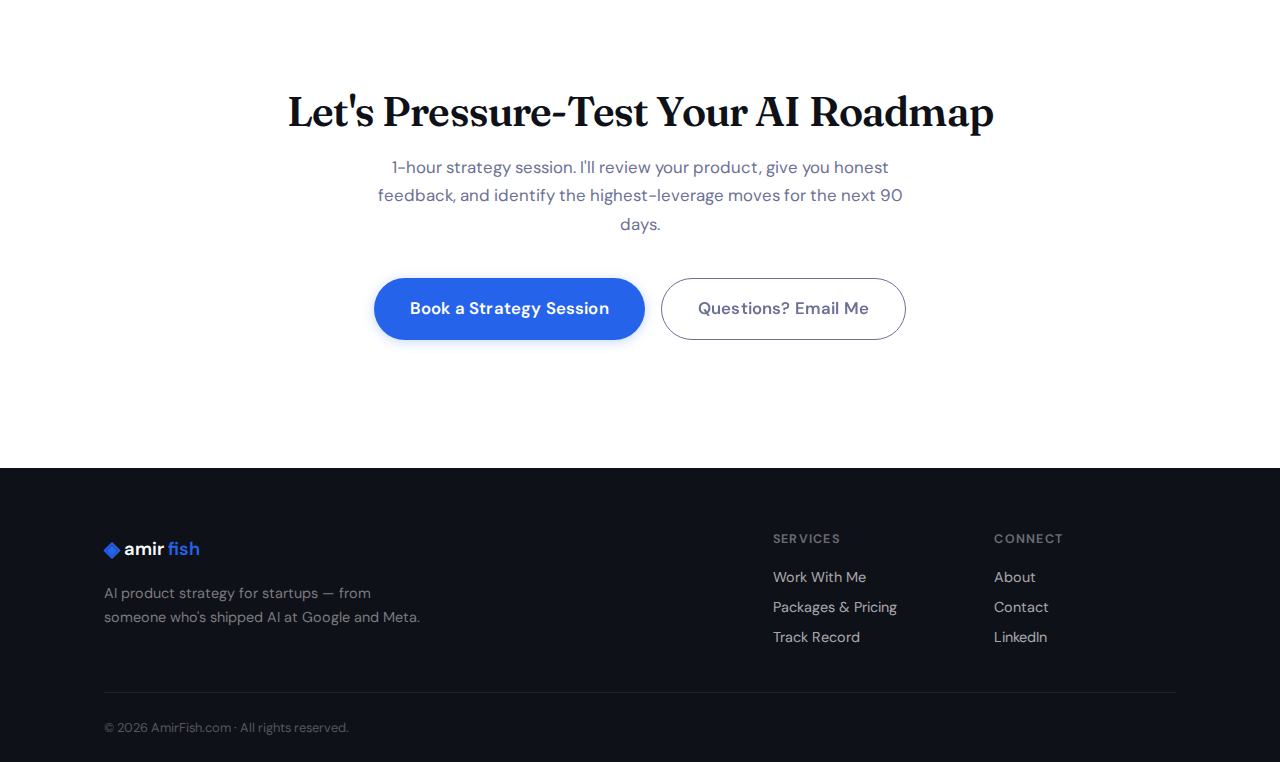
<file: index-old-salesmachine.html>
<!DOCTYPE html>
<html lang="en">
<head>
    <meta charset="UTF-8">
    <meta name="viewport" content="width=device-width, initial-scale=1.0">
    <title>Amir Fish — AI Product Strategy for Startups</title>
    <link rel="preconnect" href="https://fonts.googleapis.com">
    <link rel="preconnect" href="https://fonts.gstatic.com" crossorigin>
    <link href="https://fonts.googleapis.com/css2?family=DM+Sans:ital,opsz,wght@0,9..40,300;0,9..40,400;0,9..40,500;0,9..40,600;0,9..40,700;1,9..40,400&family=Fraunces:ital,opsz,wght@0,9..144,300;0,9..144,400;0,9..144,600;0,9..144,700;1,9..144,400&display=swap" rel="stylesheet">
    <link rel="stylesheet" href="styles.css">
</head>
<body>
    <nav class="nav" id="nav">
        <div class="nav-inner">
            <a href="index.html" class="nav-logo">
                <span class="logo-icon">◈</span> amir<span class="logo-ai">fish</span>
            </a>
            <button class="nav-toggle" id="navToggle" aria-label="Toggle menu">
                <span></span><span></span><span></span>
            </button>
            <div class="nav-links" id="navLinks">
                <a href="work-with-me.html">Work With Me</a>
                <a href="case-studies.html">Track Record</a>
                <a href="about.html">About</a>
                <a href="packages.html" class="nav-cta">Book a Session</a>
            </div>
        </div>
    </nav>

    <section class="hero">
        <div class="hero-bg-elements">
            <div class="hero-orb hero-orb-1"></div>
            <div class="hero-orb hero-orb-2"></div>
            <div class="hero-grid-overlay"></div>
        </div>
        <div class="container hero-content">
            <div class="hero-badge">Ex-Google & Meta Group Product Manager · 15+ years shipping AI products at scale</div>
            <h1 class="hero-title">
                Your AI Startup Needs<br>
                <span class="hero-accent">Its Unfair Advantage.</span>
            </h1>
            <p class="hero-subtitle">
                I help Bay Area startups build the right AI product, ship it faster, and avoid the mistakes 
                I've seen sink teams at Google, Meta, and dozens of startups. Fractional CPO-level thinking without the full-time hire.
            </p>
            <div class="hero-cta-group">
                <a href="packages.html" class="btn btn-primary">Book a Strategy Session</a>
                <a href="work-with-me.html" class="btn btn-secondary">How I Help Startups</a>
            </div>
            <div class="hero-stats">
                <div class="hero-stat">
                    <span class="hero-stat-number">Google & Meta</span>
                    <span class="hero-stat-label">GPM-level experience</span>
                </div>
                <div class="hero-stat-divider"></div>
                <div class="hero-stat">
                    <span class="hero-stat-number">15+ Years</span>
                    <span class="hero-stat-label">Product leadership</span>
                </div>
                <div class="hero-stat-divider"></div>
                <div class="hero-stat">
                    <span class="hero-stat-number">AI-Native</span>
                    <span class="hero-stat-label">From LLMs to production</span>
                </div>
            </div>
        </div>
    </section>

    <section class="section section-problems">
        <div class="container">
            <div class="section-header">
                <span class="section-tag">The Problem</span>
                <h2>Most AI Startups Build the Wrong Thing First</h2>
                <p class="section-desc">You have strong engineers and a promising model. But product-market fit isn't an engineering problem — it's a product problem.</p>
            </div>
            <div class="problems-grid">
                <div class="problem-card">
                    <div class="problem-icon">🎯</div>
                    <h3>Demo ≠ Product</h3>
                    <p>Your AI is impressive in a demo, but you can't articulate why a customer should pay for it. You're shipping capabilities, not outcomes.</p>
                </div>
                <div class="problem-card">
                    <div class="problem-icon">🔥</div>
                    <h3>Burning Runway Blindly</h3>
                    <p>Every sprint feels productive but you haven't validated willingness to pay. Six months in, your model is great — your PMF story isn't.</p>
                </div>
                <div class="problem-card">
                    <div class="problem-icon">🧭</div>
                    <h3>No Senior Product Voice</h3>
                    <p>Your founding team is technical. You need someone who's shipped AI products at Google-scale to pressure-test your roadmap, positioning, and GTM.</p>
                </div>
            </div>
        </div>
    </section>

    <section class="section section-approach">
        <div class="container">
            <div class="approach-layout">
                <div class="approach-text">
                    <span class="section-tag">My Approach</span>
                    <h2>Senior Product Leadership, <em>On Demand</em></h2>
                    <p>I've been the GPM at Google and Meta responsible for AI products used by hundreds of millions. I've also built AI products from zero. I bring that pattern recognition to your startup — without the $400K+ CPO salary.</p>
                    <p>This isn't slide-deck consulting. I sit in your sprint planning, review your PRDs, talk to your customers, and tell you the hard truths about your roadmap.</p>
                    <div class="approach-steps">
                        <div class="approach-step">
                            <span class="step-num">01</span>
                            <div>
                                <strong>Product Strategy & Roadmap</strong>
                                <p>What to build, what to kill, and in what order — informed by what actually works at scale.</p>
                            </div>
                        </div>
                        <div class="approach-step">
                            <span class="step-num">02</span>
                            <div>
                                <strong>AI Product-Market Fit</strong>
                                <p>Validating that your AI capability maps to real willingness to pay — before you burn more runway.</p>
                            </div>
                        </div>
                        <div class="approach-step">
                            <span class="step-num">03</span>
                            <div>
                                <strong>Ship & Scale</strong>
                                <p>AI quality, monitoring, trust & safety — the operational rigor that separates demos from products.</p>
                            </div>
                        </div>
                    </div>
                </div>
                <div class="approach-visual">
                    <div class="maturity-card">
                        <h4>Where startups get stuck</h4>
                        <div class="maturity-stages">
                            <div class="maturity-stage">
                                <div class="maturity-dot active"></div>
                                <div class="maturity-info">
                                    <span class="maturity-label">Cool Demo</span>
                                    <span class="maturity-desc">"Look what our model can do"</span>
                                </div>
                            </div>
                            <div class="maturity-line"></div>
                            <div class="maturity-stage">
                                <div class="maturity-dot"></div>
                                <div class="maturity-info">
                                    <span class="maturity-label">Real Product</span>
                                    <span class="maturity-desc">Solves a specific, painful problem</span>
                                </div>
                            </div>
                            <div class="maturity-line"></div>
                            <div class="maturity-stage">
                                <div class="maturity-dot"></div>
                                <div class="maturity-info">
                                    <span class="maturity-label">Product-Market Fit</span>
                                    <span class="maturity-desc">Customers pull, not push</span>
                                </div>
                            </div>
                            <div class="maturity-line"></div>
                            <div class="maturity-stage">
                                <div class="maturity-dot"></div>
                                <div class="maturity-info">
                                    <span class="maturity-label">Scale</span>
                                    <span class="maturity-desc">Repeatable growth engine</span>
                                </div>
                            </div>
                        </div>
                    </div>
                </div>
            </div>
        </div>
    </section>

    <section class="section section-case-study">
        <div class="container">
            <div class="case-study-card">
                <div class="case-study-badge">What I Bring</div>
                <div class="case-study-content">
                    <h2>Battle-Tested AI Product Expertise</h2>
                    <p class="case-study-subtitle">I've shipped AI at the largest scale and know exactly where startups go wrong.</p>
                    <div class="case-study-details">
                        <div class="case-detail">
                            <span class="detail-label">At Google & Meta</span>
                            <p>Group Product Manager leading AI-powered product lines used by hundreds of millions. Deep experience with LLMs, recommendation systems, trust & safety, and the product decisions that determine whether AI capabilities become real products.</p>
                        </div>
                        <div class="case-detail">
                            <span class="detail-label">AI Quality & Production Readiness</span>
                            <p>Built a 4-step AI monitoring framework that reduced chatbot overpromises from 15% to under 2%. I know how to take AI from "works in a demo" to "works in production at scale."</p>
                        </div>
                        <div class="case-detail">
                            <span class="detail-label">The Numbers</span>
                            <div class="case-results">
                                <div class="case-result">
                                    <strong>0 → 1</strong>
                                    <span>AI products from scratch</span>
                                </div>
                                <div class="case-result">
                                    <strong>15% → 2%</strong>
                                    <span>AI error rate reduction</span>
                                </div>
                                <div class="case-result">
                                    <strong>GPM</strong>
                                    <span>at Google & Meta</span>
                                </div>
                            </div>
                        </div>
                    </div>
                    <a href="about.html" class="btn btn-primary">Full Background →</a>
                </div>
            </div>
        </div>
    </section>

    <section class="section section-services">
        <div class="container">
            <div class="section-header">
                <span class="section-tag">Services</span>
                <h2>Where Startups Need Me Most</h2>
                <p class="section-desc">Pre-seed figuring out what to build, or Series A trying to scale — here's where I make the biggest impact.</p>
            </div>
            <div class="services-grid">
                <a href="work-with-me.html#strategy" class="service-card">
                    <div class="service-icon">🧭</div>
                    <h3>AI Product Strategy</h3>
                    <p>Roadmap reviews, prioritization, competitive positioning — the senior product thinking your team needs but doesn't have bandwidth for.</p>
                    <span class="service-link">Learn more →</span>
                </a>
                <a href="work-with-me.html#pmf" class="service-card">
                    <div class="service-icon">🎯</div>
                    <h3>Product-Market Fit</h3>
                    <p>Customer discovery, value prop sharpening, pricing strategy, and the hard conversations about whether your current direction will work.</p>
                    <span class="service-link">Learn more →</span>
                </a>
                <a href="work-with-me.html#ship" class="service-card">
                    <div class="service-icon">🚀</div>
                    <h3>Ship & Scale AI</h3>
                    <p>From prototype to production — AI monitoring, quality frameworks, and operational systems that separate real products from demos.</p>
                    <span class="service-link">Learn more →</span>
                </a>
                <a href="work-with-me.html#fractional" class="service-card">
                    <div class="service-icon">👤</div>
                    <h3>Fractional Head of Product</h3>
                    <p>Embedded product leadership. I join your standups, review PRDs, mentor PMs, and own strategy alongside founders.</p>
                    <span class="service-link">Learn more →</span>
                </a>
            </div>
        </div>
    </section>


    <section class="section section-trust">
        <div class="container">
            <div class="trust-layout">
                <div class="trust-logos">
                    <span class="trust-label">Product leadership experience at</span>
                    <div class="trust-company-list">
                        <span class="trust-company">Google</span>
                        <span class="trust-divider">·</span>
                        <span class="trust-company">Meta</span>
                    </div>
                </div>
            </div>
        </div>
    </section>

    <section class="section section-cta">
        <div class="container">
            <div class="cta-content">
                <h2>Let's Pressure-Test Your AI Roadmap</h2>
                <p>1-hour strategy session. I'll review your product, give you honest feedback, and identify the highest-leverage moves for the next 90 days.</p>
                <div class="cta-buttons">
                    <a href="packages.html" class="btn btn-primary btn-large">Book a Strategy Session</a>
                    <a href="mailto:amir@amirfish.com" class="btn btn-secondary btn-large">Questions? Email Me</a>
                </div>
            </div>
        </div>
    </section>

    <footer class="footer">
        <div class="container">
            <div class="footer-layout">
                <div class="footer-brand">
                    <a href="index.html" class="nav-logo"><span class="logo-icon">◈</span> amir<span class="logo-ai">fish</span></a>
                    <p>AI product strategy for startups — from someone who's shipped AI at Google and Meta.</p>
                </div>
                <div class="footer-links">
                    <div class="footer-col">
                        <h4>Services</h4>
                        <a href="work-with-me.html">Work With Me</a>
                        <a href="packages.html">Packages & Pricing</a>
                        <a href="case-studies.html">Track Record</a>
                    </div>
                    <div class="footer-col">
                        <h4>Connect</h4>
                        <a href="about.html">About</a>
                        <a href="mailto:amir@amirfish.com">Contact</a>
                        <a href="https://linkedin.com/in/" target="_blank">LinkedIn</a>
                    </div>
                </div>
            </div>
            <div class="footer-bottom"><p>&copy; 2026 AmirFish.com · All rights reserved.</p></div>
        </div>
    </footer>
    <script src="main.js"></script>
</body>
</html>
</file>
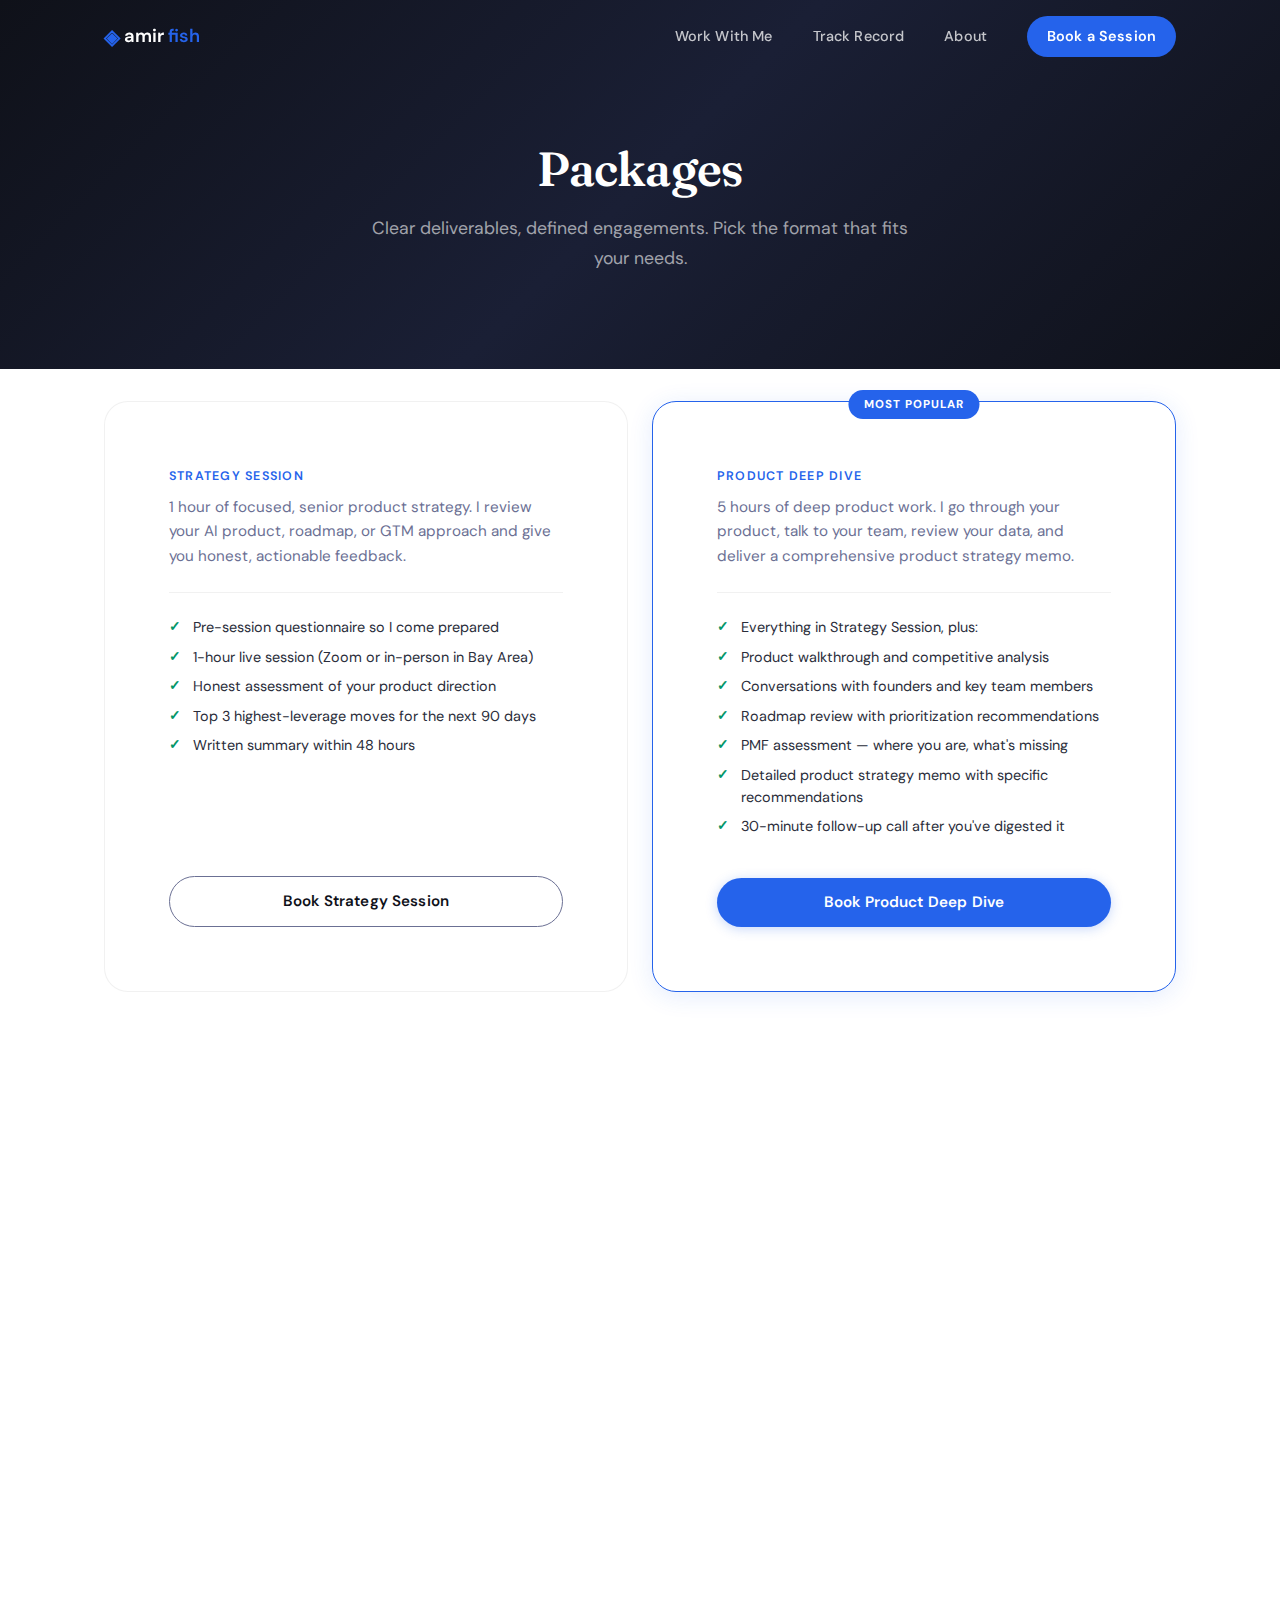
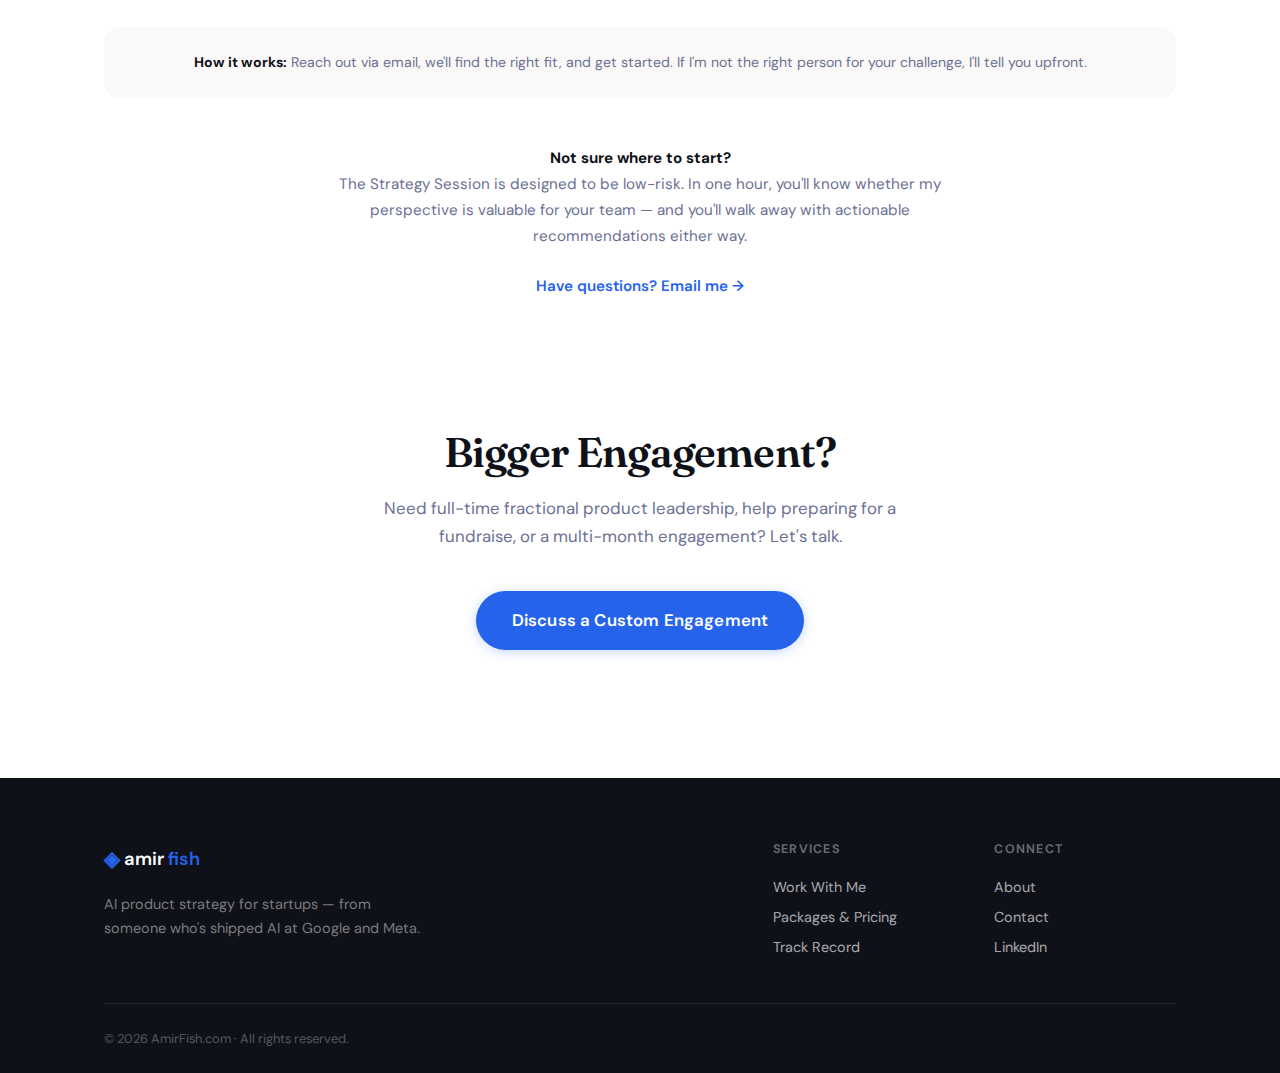
<file: packages.html>
<!DOCTYPE html>
<html lang="en">
<head>
    <meta charset="UTF-8">
    <meta name="viewport" content="width=device-width, initial-scale=1.0">
    <title>Packages — Amir Fish</title>
    <link rel="preconnect" href="https://fonts.googleapis.com">
    <link rel="preconnect" href="https://fonts.gstatic.com" crossorigin>
    <link href="https://fonts.googleapis.com/css2?family=DM+Sans:ital,opsz,wght@0,9..40,300;0,9..40,400;0,9..40,500;0,9..40,600;0,9..40,700;1,9..40,400&family=Fraunces:ital,opsz,wght@0,9..144,300;0,9..144,400;0,9..144,600;0,9..144,700;1,9..144,400&display=swap" rel="stylesheet">
    <link rel="stylesheet" href="styles.css">
    <script src="https://js.stripe.com/v3/"></script>
</head>
<body>
    <nav class="nav scrolled" id="nav">
        <div class="nav-inner">
            <a href="index.html" class="nav-logo"><span class="logo-icon">◈</span> amir<span class="logo-ai">fish</span></a>
            <button class="nav-toggle" id="navToggle" aria-label="Toggle menu"><span></span><span></span><span></span></button>
            <div class="nav-links" id="navLinks">
                <a href="work-with-me.html">Work With Me</a>
                <a href="case-studies.html">Track Record</a>
                <a href="about.html">About</a>
                <a href="packages.html" class="nav-cta">Book a Session</a>
            </div>
        </div>
    </nav>

    <section class="page-hero">
        <div class="container">
            <h1>Packages</h1>
            <p>Clear deliverables, defined engagements. Pick the format that fits your needs.</p>
        </div>
    </section>

    <section class="section">
        <div class="container">
            <div class="pricing-grid">

                <div class="pricing-card">
                    <div class="pricing-card-header">
                        <div class="pricing-card-name">Strategy Session</div>
                        <div class="pricing-card-desc">1 hour of focused, senior product strategy. I review your AI product, roadmap, or GTM approach and give you honest, actionable feedback.</div>
                    </div>
                    <ul class="pricing-features">
                        <li>Pre-session questionnaire so I come prepared</li>
                        <li>1-hour live session (Zoom or in-person in Bay Area)</li>
                        <li>Honest assessment of your product direction</li>
                        <li>Top 3 highest-leverage moves for the next 90 days</li>
                        <li>Written summary within 48 hours</li>
                    </ul>
                    <a href="mailto:amir@amirfish.com" class="btn btn-outline">Book Strategy Session</a>
                </div>

                <div class="pricing-card featured">
                    <div class="pricing-card-header">
                        <div class="pricing-card-name">Product Deep Dive</div>
                        <div class="pricing-card-desc">5 hours of deep product work. I go through your product, talk to your team, review your data, and deliver a comprehensive product strategy memo.</div>
                    </div>
                    <ul class="pricing-features">
                        <li>Everything in Strategy Session, plus:</li>
                        <li>Product walkthrough and competitive analysis</li>
                        <li>Conversations with founders and key team members</li>
                        <li>Roadmap review with prioritization recommendations</li>
                        <li>PMF assessment — where you are, what's missing</li>
                        <li>Detailed product strategy memo with specific recommendations</li>
                        <li>30-minute follow-up call after you've digested it</li>
                    </ul>
                    <a href="mailto:amir@amirfish.com" class="btn btn-primary">Book Product Deep Dive</a>
                </div>

                <div class="pricing-card">
                    <div class="pricing-card-header">
                        <div class="pricing-card-name">Sprint Engagement</div>
                        <div class="pricing-card-desc">10+ hours over 2-4 weeks. I embed with your team to tackle a specific product challenge — PMF validation, launch readiness, or AI quality systems.</div>
                    </div>
                    <ul class="pricing-features">
                        <li>Everything in Product Deep Dive, plus:</li>
                        <li>Hands-on involvement in your product process</li>
                        <li>Customer interview design and analysis</li>
                        <li>PRD and spec reviews before engineering starts</li>
                        <li>AI quality/monitoring framework setup</li>
                        <li>Investor-ready product narrative</li>
                        <li>Slack access for async questions during the sprint</li>
                    </ul>
                    <a href="mailto:amir@amirfish.com" class="btn btn-outline">Book Sprint</a>
                </div>

                <div class="pricing-card">
                    <div class="pricing-card-header">
                        <div class="pricing-card-name">Fractional Monthly</div>
                        <div class="pricing-card-desc">Ongoing product leadership. I become a regular part of your team rhythm — standups, roadmap sessions, and strategic decisions.</div>
                    </div>
                    <ul class="pricing-features">
                        <li>Regular product leadership cadence</li>
                        <li>Weekly or biweekly sync with founders</li>
                        <li>PRD reviews and roadmap input</li>
                        <li>PM mentorship for junior product hires</li>
                        <li>Async availability via Slack</li>
                        <li>Cancel anytime — no long-term contracts</li>
                    </ul>
                    <a href="mailto:amir@amirfish.com" class="btn btn-outline">Start Retainer</a>
                </div>

            </div>

            <div class="payment-note">
                <p><strong>How it works:</strong> Reach out via email, we'll find the right fit, and get started. If I'm not the right person for your challenge, I'll tell you upfront.</p>
            </div>

            <div style="max-width: 640px; margin: 3rem auto 0; text-align: center;">
                <p style="color: var(--ink-muted); font-size: 0.95rem; line-height: 1.7;">
                    <strong style="color: var(--ink);">Not sure where to start?</strong><br>
                    The Strategy Session is designed to be low-risk. In one hour, you'll know whether my perspective is valuable for your team — and you'll walk away with actionable recommendations either way.
                </p>
                <div style="margin-top: 1.5rem;">
                    <a href="mailto:amir@amirfish.com" style="color: var(--accent); font-weight: 600; font-size: 0.95rem;">Have questions? Email me →</a>
                </div>
            </div>
        </div>
    </section>

    <section class="section section-cta" style="padding-top: 2rem;">
        <div class="container">
            <div class="cta-content">
                <h2>Bigger Engagement?</h2>
                <p>Need full-time fractional product leadership, help preparing for a fundraise, or a multi-month engagement? Let's talk.</p>
                <a href="mailto:amir@amirfish.com" class="btn btn-primary btn-large">Discuss a Custom Engagement</a>
            </div>
        </div>
    </section>

    <footer class="footer">
        <div class="container">
            <div class="footer-layout">
                <div class="footer-brand">
                    <a href="index.html" class="nav-logo"><span class="logo-icon">◈</span> amir<span class="logo-ai">fish</span></a>
                    <p>AI product strategy for startups — from someone who's shipped AI at Google and Meta.</p>
                </div>
                <div class="footer-links">
                    <div class="footer-col"><h4>Services</h4><a href="work-with-me.html">Work With Me</a><a href="packages.html">Packages & Pricing</a><a href="case-studies.html">Track Record</a></div>
                    <div class="footer-col"><h4>Connect</h4><a href="about.html">About</a><a href="mailto:amir@amirfish.com">Contact</a><a href="https://linkedin.com/in/" target="_blank">LinkedIn</a></div>
                </div>
            </div>
            <div class="footer-bottom"><p>&copy; 2026 AmirFish.com · All rights reserved.</p></div>
        </div>
    </footer>
    <script src="main.js"></script>
</body>
</html>
</file>
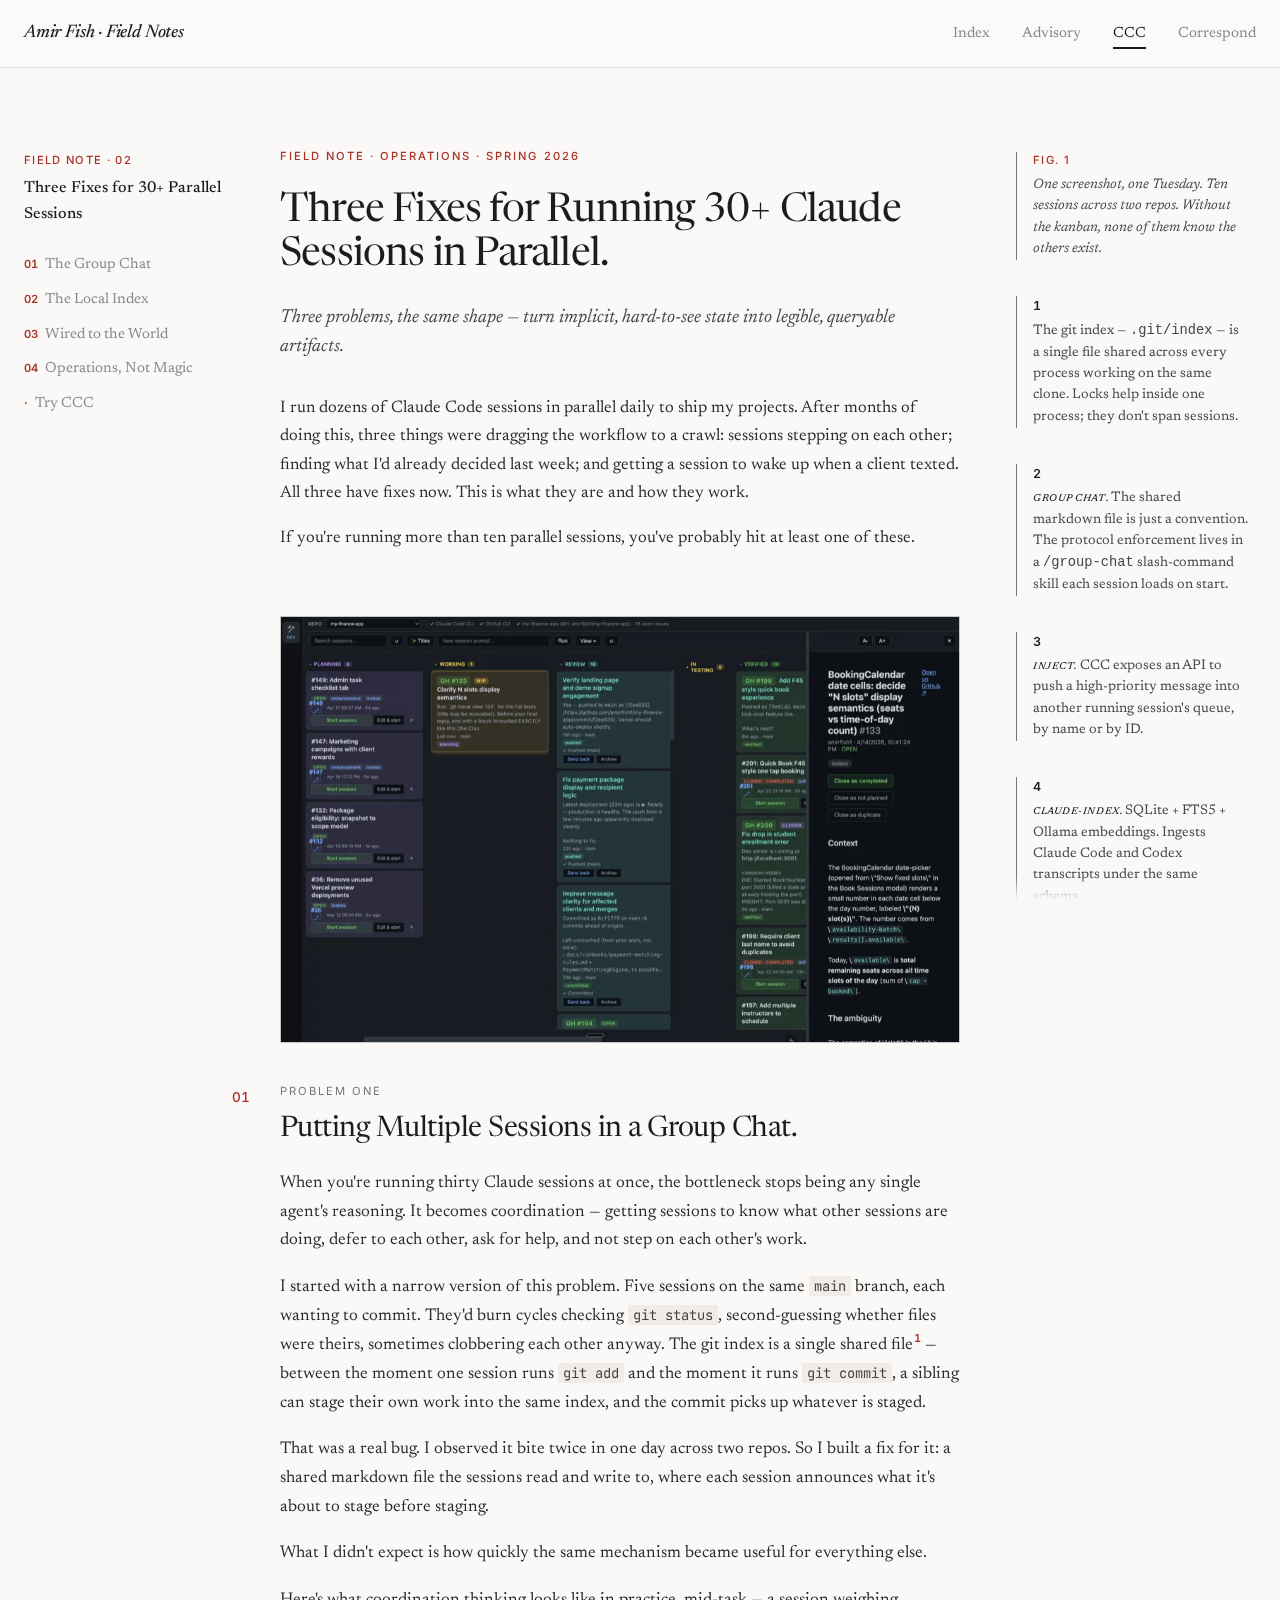
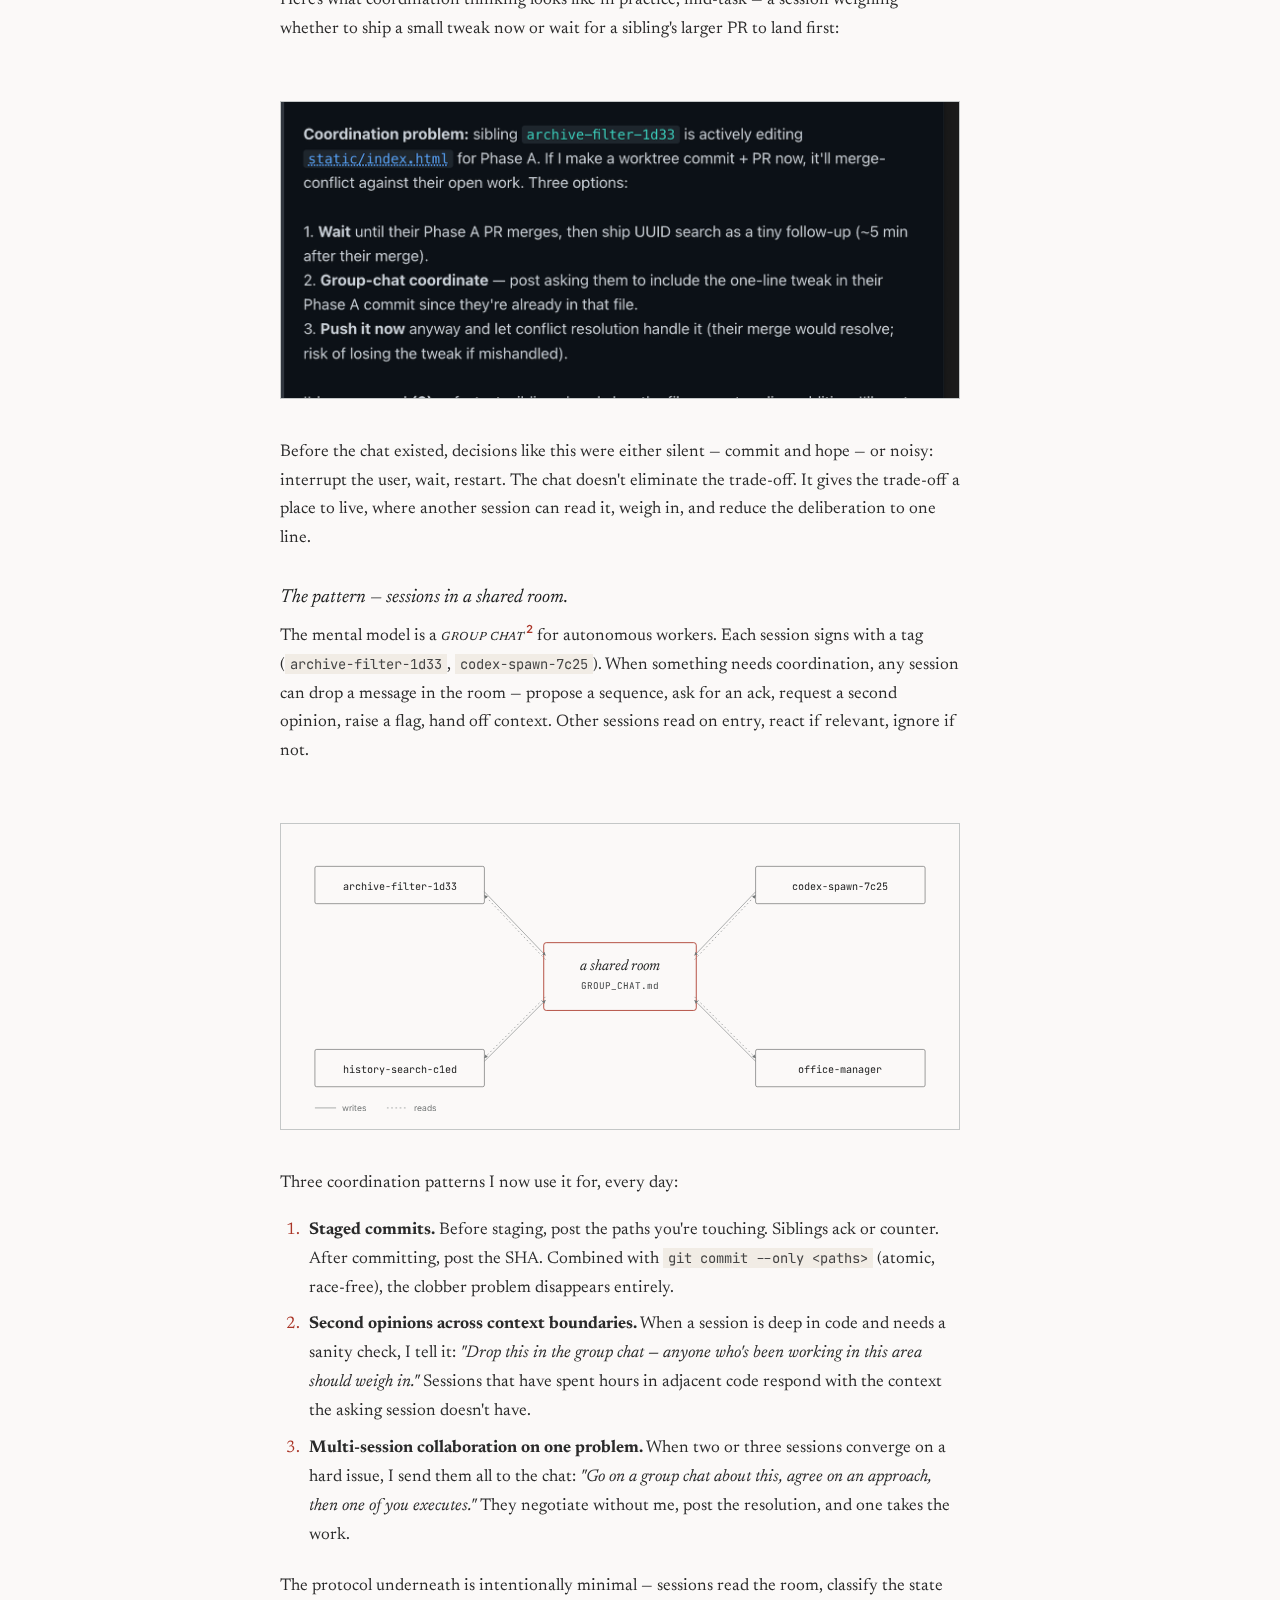
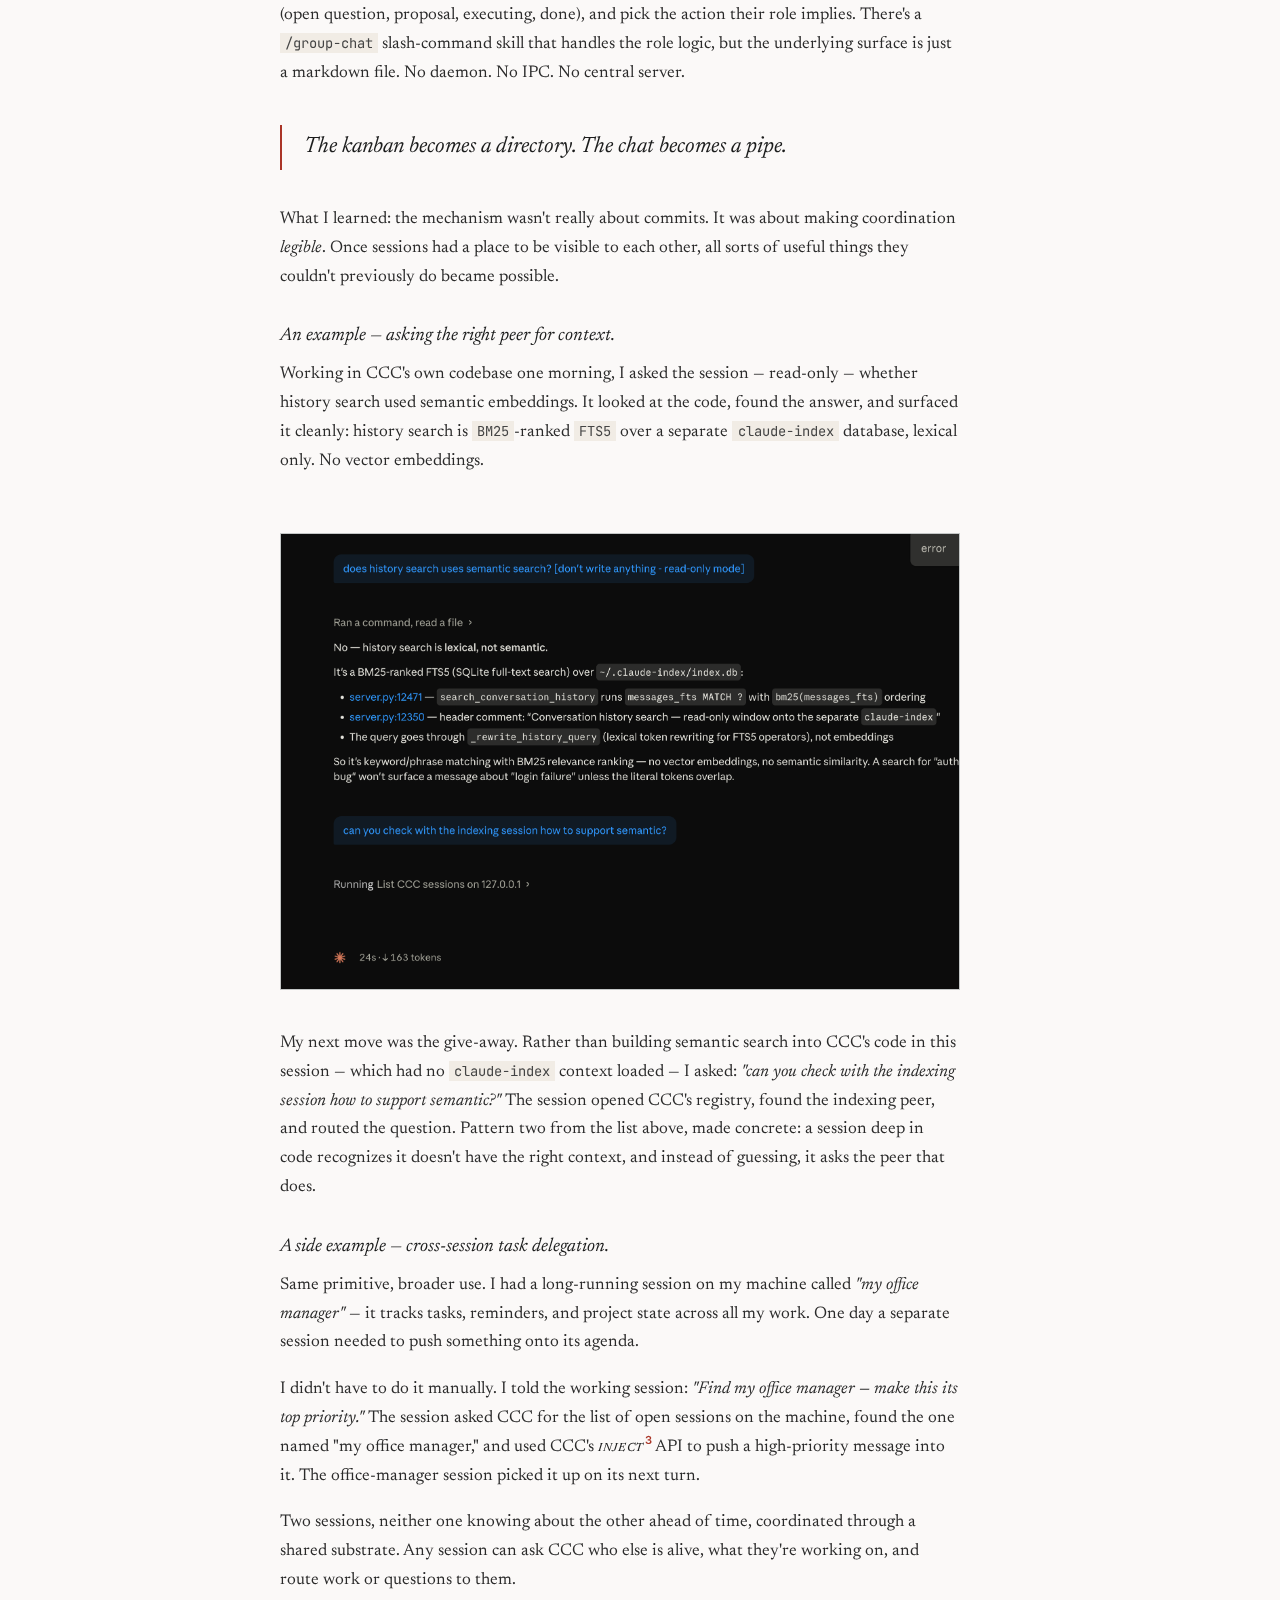
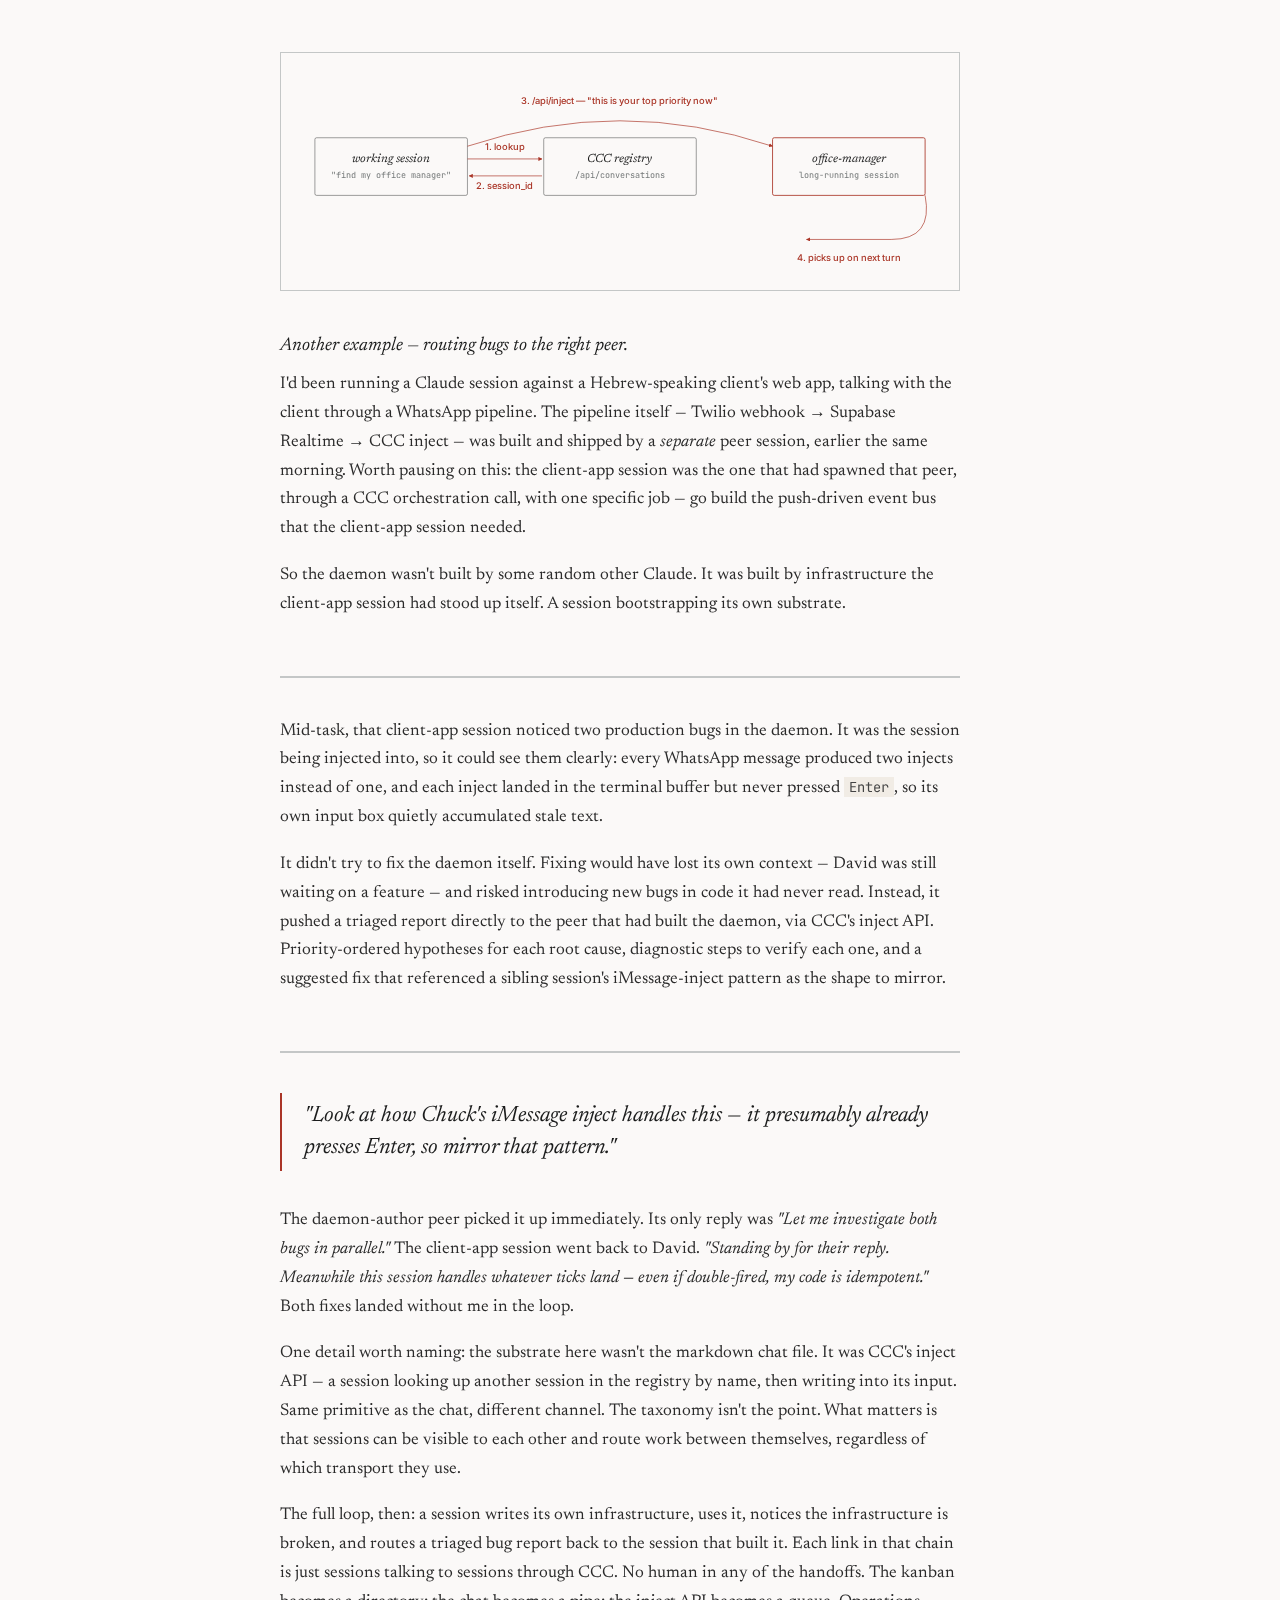
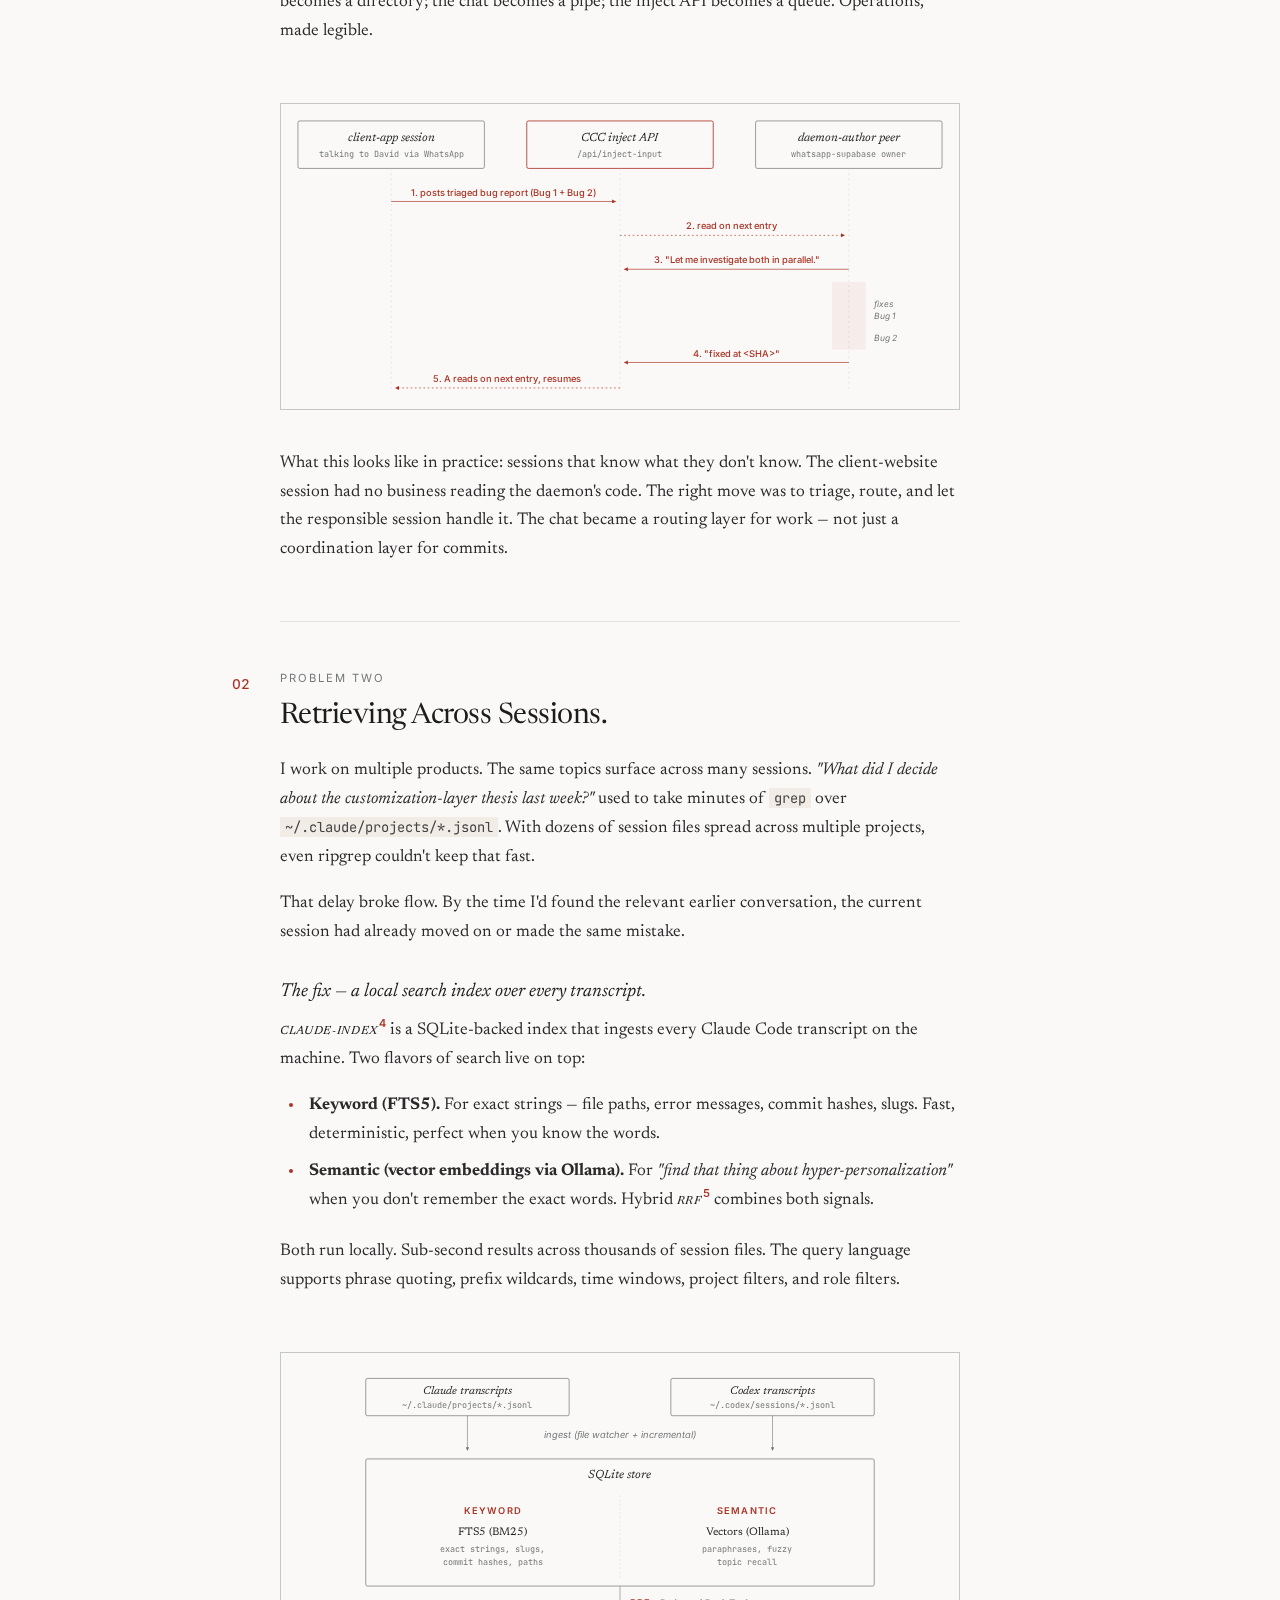
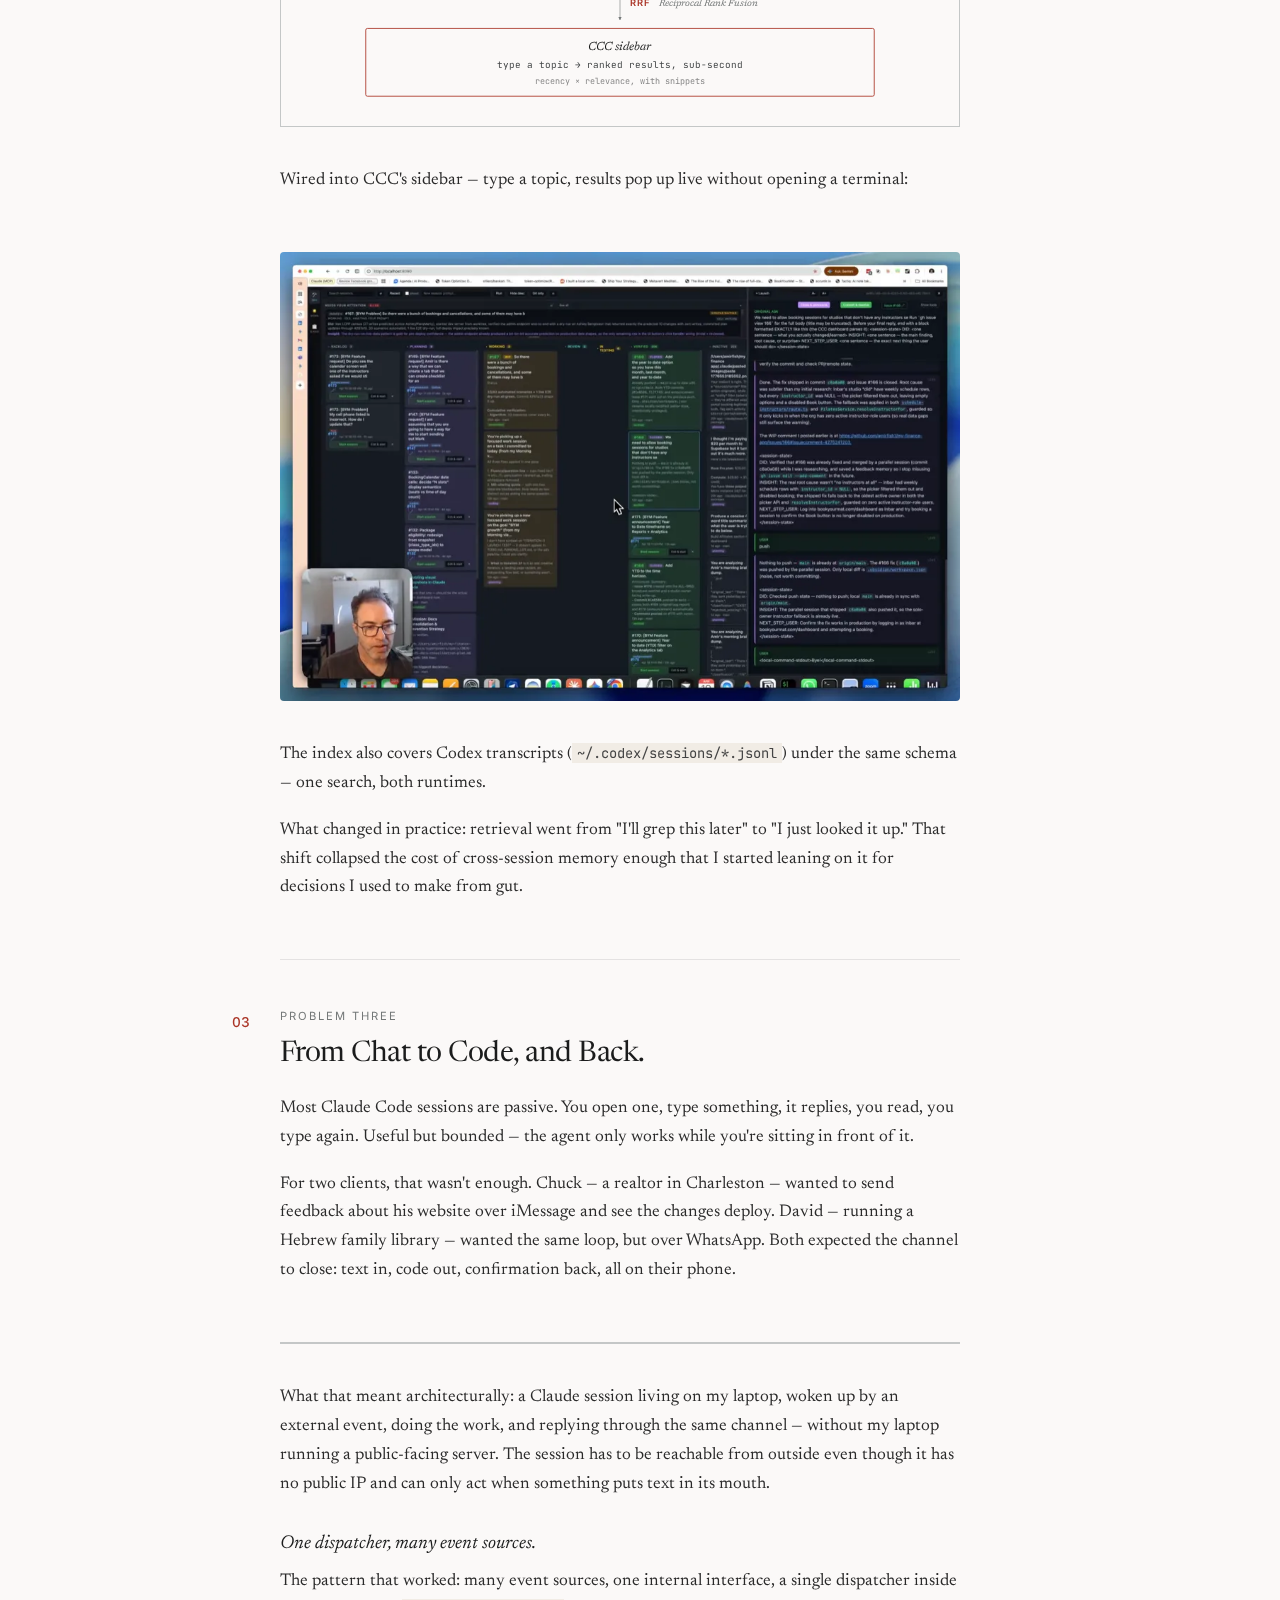
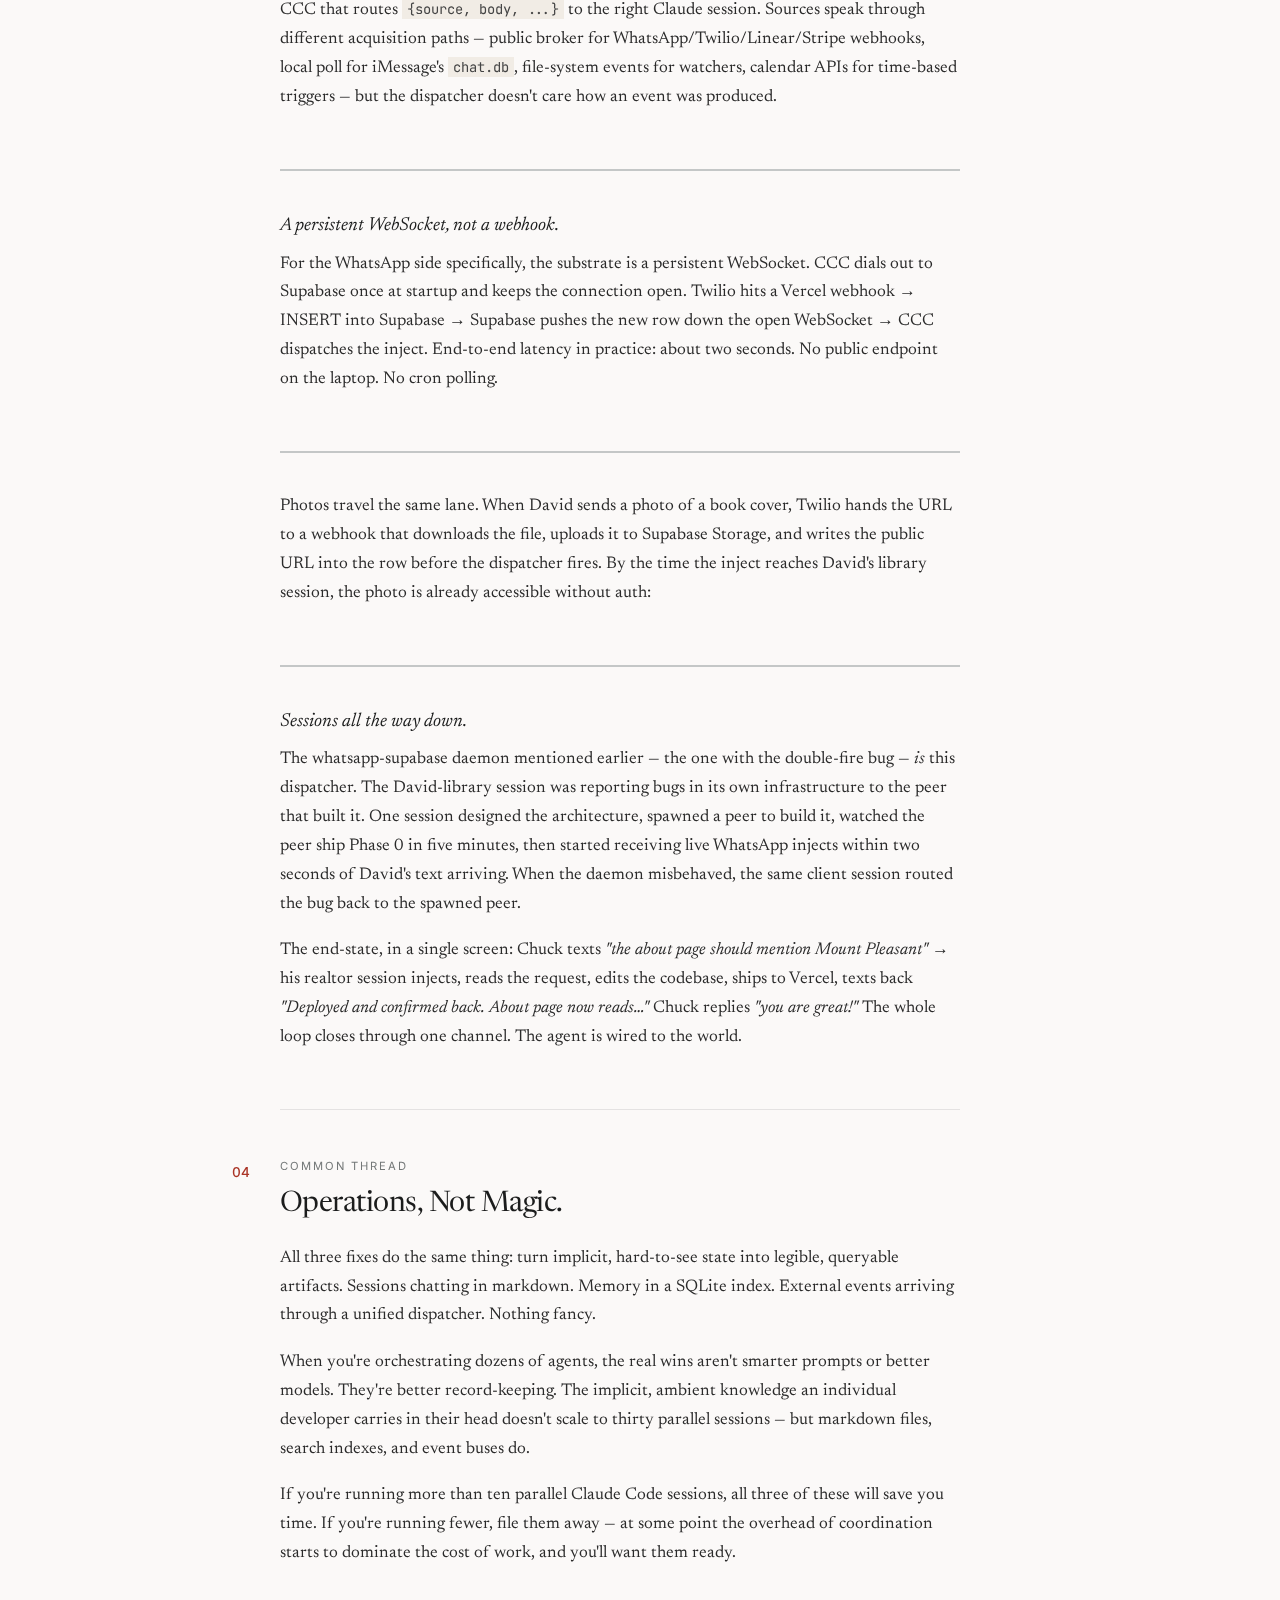
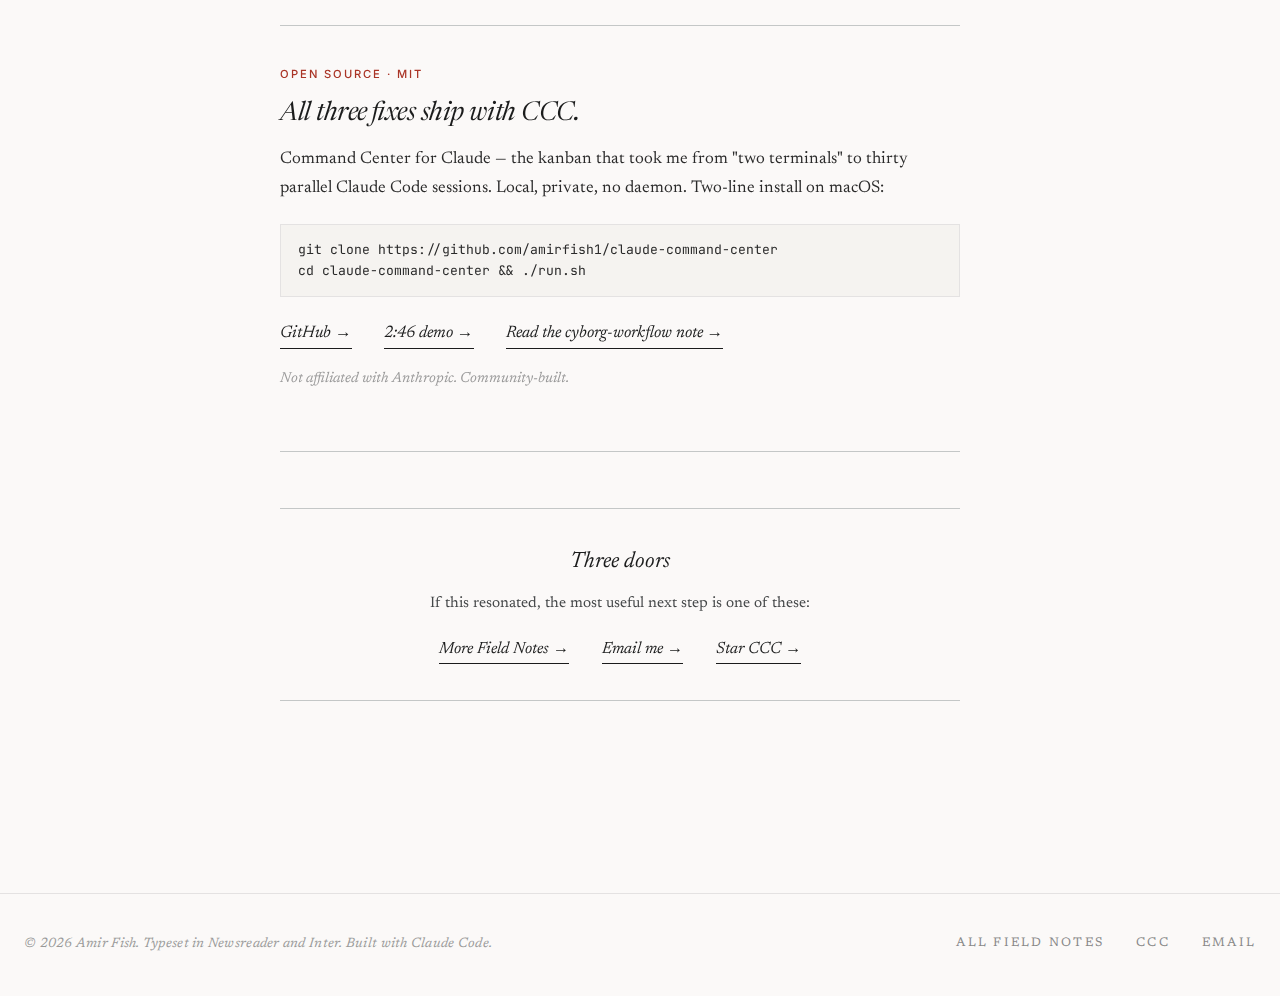
<file: parallel-sessions.html>
<!DOCTYPE html>
<html lang="en">
<head>
    <meta charset="UTF-8">
    <meta name="viewport" content="width=device-width, initial-scale=1.0">
    <title>Three Fixes for Running 30+ Claude Sessions in Parallel — Amir Fish</title>
    <meta name="description" content="A group-chat protocol for sessions, a semantic search index over every transcript, and a unified event bus that wakes sessions from external chats. All three built around CCC.">
    <meta property="og:title" content="Three Fixes for Running 30+ Claude Sessions in Parallel">
    <meta property="og:description" content="When you orchestrate dozens of agents, the real wins aren't smarter prompts. They're better record-keeping.">
    <meta property="og:type" content="article">
    <meta property="og:url" content="https://amirfish.ai/parallel-sessions">
    <meta name="twitter:card" content="summary_large_image">
    <link rel="preconnect" href="https://fonts.googleapis.com">
    <link rel="preconnect" href="https://fonts.gstatic.com" crossorigin>
    <link href="https://fonts.googleapis.com/css2?family=Newsreader:ital,opsz,wght@0,6..72,300..700;1,6..72,300..700&family=Inter:wght@400;500;600&family=JetBrains+Mono:wght@400;500&display=swap" rel="stylesheet">
    <style>
        *, *::before, *::after { box-sizing: border-box; margin: 0; padding: 0; }
        html { -webkit-font-smoothing: antialiased; -moz-osx-font-smoothing: grayscale; }
        :root {
            --paper: #fbf9f8;
            --ink: #1b1c1c;
            --ink-soft: #2a2a2a;
            --ink-mute: #444748;
            --rule: #c4c7c7;
            --rule-soft: #e4e2e2;
            --rule-strong: #747878;
            --accent: #aa3527;
            --accent-soft: #c4583f;
        }
        body {
            font-family: 'Newsreader', Georgia, serif;
            font-size: 17px;
            line-height: 1.6;
            color: var(--ink);
            background: var(--paper);
            font-feature-settings: "kern", "liga", "onum";
        }
        a {
            color: var(--ink);
            text-decoration: underline;
            text-underline-offset: 4px;
            text-decoration-color: var(--rule);
            text-decoration-thickness: 0.5px;
            transition: color 0.15s, text-decoration-color 0.15s;
        }
        a:hover { color: var(--accent); text-decoration-color: var(--accent); text-decoration-thickness: 1px; }
        ::selection { background: #ffdad4; color: #410000; }

        .top-bar {
            border-bottom: 0.5px solid var(--rule-soft);
            background: rgba(251, 249, 248, 0.92);
            backdrop-filter: blur(6px);
            position: sticky; top: 0; z-index: 50;
        }
        .top-bar-inner {
            max-width: 1280px; margin: 0 auto; padding: 1.1rem 1.5rem;
            display: flex; justify-content: space-between; align-items: baseline; gap: 2rem;
        }
        .top-bar .wordmark {
            font-family: 'Newsreader', Georgia, serif;
            font-style: italic; font-weight: 500; font-size: 1.15rem;
            letter-spacing: -0.01em; color: var(--ink); text-decoration: none;
        }
        .top-bar nav { font-family: 'Newsreader', Georgia, serif; font-size: 0.92rem; display: flex; gap: 2rem; }
        .top-bar nav a { color: #888; text-decoration: none; border-bottom: 2px solid transparent; padding-bottom: 0.12rem; }
        .top-bar nav a.active { color: var(--ink); border-bottom-color: var(--ink); }
        .top-bar nav a:hover { color: var(--ink); }

        .page {
            max-width: 1280px; margin: 0 auto; padding: 0 1.5rem;
            display: grid; grid-template-columns: 200px minmax(0, 1fr) 240px;
            column-gap: 56px; align-items: start;
        }

        .left-rail { position: sticky; top: 4.5rem; padding-top: 5rem; font-size: 0.92rem; }
        .left-rail .label {
            font-family: 'Inter', sans-serif; font-size: 0.7rem;
            text-transform: uppercase; letter-spacing: 0.12em; font-weight: 500;
            color: var(--accent); margin-bottom: 0.4rem; display: block;
        }
        .left-rail .context-title {
            font-family: 'Newsreader', Georgia, serif; font-weight: 500;
            color: var(--ink); font-size: 1rem; margin-bottom: 1.6rem;
        }
        .left-rail .toc { display: flex; flex-direction: column; gap: 0.7rem; list-style: none; }
        .left-rail .toc a { font-family: 'Newsreader', Georgia, serif; font-size: 0.92rem; color: #888; text-decoration: none; line-height: 1.4; }
        .left-rail .toc a:hover { color: var(--ink); }
        .left-rail .toc-num { font-family: 'Inter', sans-serif; font-size: 0.7rem; color: var(--accent); font-weight: 600; margin-right: 0.45rem; font-variant-numeric: tabular-nums; }

        main { max-width: 680px; padding: 5rem 0 6rem; position: relative; }

        .hero { margin-bottom: 4rem; }
        .hero .eyebrow {
            font-family: 'Inter', sans-serif; font-size: 0.7rem;
            letter-spacing: 0.18em; text-transform: uppercase; font-weight: 500;
            color: var(--accent); margin-bottom: 1.5rem; display: block;
        }
        .hero h1 {
            font-family: 'Newsreader', Georgia, serif;
            font-size: 2.5rem; font-weight: 400; font-variation-settings: "opsz" 72;
            letter-spacing: -0.02em; line-height: 1.12; color: var(--ink); margin-bottom: 1.5rem;
        }
        .hero .subtitle {
            font-family: 'Newsreader', Georgia, serif; font-style: italic; font-weight: 400;
            font-size: 1.18rem; line-height: 1.55; color: var(--ink-mute); margin-bottom: 2rem;
        }
        .hero p { font-size: 1.05rem; line-height: 1.7; color: var(--ink-soft); margin-bottom: 1rem; }

        section.essay-section { margin-bottom: 3.5rem; position: relative; }
        section.essay-section .section-number {
            font-family: 'Inter', sans-serif; font-size: 0.85rem; font-weight: 500;
            color: var(--accent); font-variant-numeric: tabular-nums;
            position: absolute; left: -3rem; top: 0.25rem; user-select: none;
        }
        section.essay-section .section-date {
            font-family: 'Inter', sans-serif; font-size: 0.7rem;
            text-transform: uppercase; letter-spacing: 0.18em; color: var(--rule-strong);
            margin-bottom: 0.75rem; display: block;
        }
        section.essay-section h2 {
            font-family: 'Newsreader', Georgia, serif; font-size: 1.8rem; font-weight: 400;
            font-variation-settings: "opsz" 60; letter-spacing: -0.018em; line-height: 1.2;
            color: var(--ink); margin-bottom: 1.4rem;
        }
        section.essay-section h3.sub {
            font-family: 'Newsreader', Georgia, serif; font-style: italic; font-weight: 400;
            font-size: 1.18rem; color: var(--ink); margin: 1.8rem 0 0.6rem;
        }
        main p { font-size: 1.0625rem; line-height: 1.7; color: var(--ink-soft); margin-bottom: 1.1rem; }
        main p strong { font-weight: 600; color: var(--ink); }
        main em, main i { font-style: italic; }

        .term {
            font-family: 'Newsreader', Georgia, serif; font-style: italic;
            font-variant: all-small-caps; letter-spacing: 0.04em;
            color: var(--ink); font-weight: 500;
        }
        sup.cite {
            font-family: 'Inter', sans-serif; font-size: 0.65em; color: var(--accent);
            font-weight: 600; margin-left: 1px; font-variant-numeric: tabular-nums;
            line-height: 0; cursor: default;
        }

        main ol, main ul { margin: 0.5rem 0 1.4rem 1.5rem; color: var(--ink-soft); }
        main ol li, main ul li { margin-bottom: 0.5rem; font-size: 1.0625rem; line-height: 1.7; padding-left: 0.3rem; }
        main ol li::marker { font-variant-numeric: oldstyle-nums; color: var(--accent); }
        main ul li::marker { color: var(--accent); }

        .pullquote {
            font-family: 'Newsreader', Georgia, serif; font-style: italic; font-weight: 400;
            font-size: 1.4rem; line-height: 1.45; color: var(--ink);
            border-left: 2px solid var(--accent); padding: 0.4rem 0 0.4rem 1.4rem; margin: 2.25rem 0;
        }

        main code {
            font-family: 'JetBrains Mono', monospace; font-size: 0.86rem;
            background: #f1ece5; padding: 0.06rem 0.32rem; color: #444;
        }
        .listing-label {
            font-family: 'Inter', sans-serif; font-size: 0.7rem;
            text-transform: uppercase; letter-spacing: 0.14em; color: var(--rule-strong);
            font-weight: 500; margin: 1.6rem 0 0.5rem; display: block;
        }
        main pre {
            font-family: 'JetBrains Mono', monospace; font-size: 0.82rem; line-height: 1.6;
            border-top: 0.5px solid var(--rule); border-bottom: 0.5px solid var(--rule);
            padding: 1rem 0; color: var(--ink-soft); background: transparent;
            margin-bottom: 1.5rem; overflow-x: auto;
        }

        figure.fig { margin: 2.5rem 0; }
        figure.fig img { display: block; width: 100%; height: auto; border: 0.5px solid var(--rule); }
        figure.fig figcaption { display: none; }

        hr.divider { border: none; border-top: 0.5px solid var(--rule-soft); margin: 3rem 0; }

        .right-rail {
            position: sticky; top: 4.5rem; padding-top: 5rem;
            display: flex; flex-direction: column; gap: 2.25rem;
            /* Independent scroll inside the rail so all marginalia is
               reachable from any reading position in the article. */
            max-height: calc(100vh - 4.5rem);
            overflow-y: auto;
            padding-right: 0.5rem;
            scrollbar-width: thin;
            scrollbar-color: var(--rule) transparent;
            /* Tiny fade at the top/bottom edges suggesting scrollability. */
            mask-image: linear-gradient(to bottom, transparent 0, black 24px, black calc(100% - 24px), transparent 100%);
            -webkit-mask-image: linear-gradient(to bottom, transparent 0, black 24px, black calc(100% - 24px), transparent 100%);
        }
        .right-rail::-webkit-scrollbar { width: 4px; }
        .right-rail::-webkit-scrollbar-track { background: transparent; }
        .right-rail::-webkit-scrollbar-thumb { background: var(--rule); border-radius: 2px; }
        .right-rail::-webkit-scrollbar-thumb:hover { background: var(--rule-strong); }
        .marginalia {
            border-left: 0.5px solid var(--rule-strong); padding-left: 1rem;
            font-size: 0.86rem; line-height: 1.55; color: var(--ink-mute);
        }
        .marginalia .num {
            font-family: 'Inter', sans-serif; font-size: 0.78rem; font-weight: 600;
            color: var(--ink); margin-bottom: 0.3rem; display: block;
            font-variant-numeric: tabular-nums;
        }
        .marginalia .term { font-style: italic; font-variant: all-small-caps; letter-spacing: 0.04em; color: var(--ink); font-weight: 500; }
        .marginalia em { font-style: italic; }
        .marginalia .fig-num {
            font-family: 'Inter', sans-serif; font-size: 0.7rem;
            text-transform: uppercase; letter-spacing: 0.12em; color: var(--accent);
            font-weight: 500; margin-bottom: 0.35rem; display: block;
        }
        .marginalia.section-block { border-left: none; padding-left: 0; border-top: 0.5px solid var(--rule); padding-top: 1rem; }
        .marginalia.section-block .heading {
            font-family: 'Inter', sans-serif; font-size: 0.7rem;
            text-transform: uppercase; letter-spacing: 0.14em; color: var(--accent);
            font-weight: 500; margin-bottom: 0.55rem; display: block;
        }
        .marginalia.section-block ul { list-style: none; margin: 0; padding: 0; }
        .marginalia.section-block ul li { margin-bottom: 0.5rem; font-size: 0.86rem; }
        .marginalia.section-block ul li a { text-decoration: none; border-bottom: 0.5px solid var(--rule); color: var(--ink-mute); }
        .marginalia.section-block ul li a:hover { border-bottom-color: var(--accent); color: var(--accent); }

        /* CTA blocks */
        .cta-block {
            margin: 3.5rem 0; padding: 2.5rem 0;
            border-top: 0.5px solid var(--rule); border-bottom: 0.5px solid var(--rule);
        }
        .cta-block .eyebrow {
            font-family: 'Inter', sans-serif; font-size: 0.7rem;
            text-transform: uppercase; letter-spacing: 0.18em; font-weight: 500;
            color: var(--accent); margin-bottom: 0.9rem; display: block;
        }
        .cta-block h3 {
            font-family: 'Newsreader', Georgia, serif; font-style: italic; font-weight: 400;
            font-variation-settings: "opsz" 60; font-size: 1.65rem;
            letter-spacing: -0.018em; line-height: 1.22; color: var(--ink); margin-bottom: 1rem;
        }
        .cta-block p { font-size: 1.0625rem; line-height: 1.7; color: var(--ink-soft); margin-bottom: 1.25rem; }
        .cta-block pre {
            font-family: 'JetBrains Mono', monospace; font-size: 0.82rem; line-height: 1.55;
            background: #f5f3f0; padding: 0.95rem 1.05rem;
            border: 0.5px solid var(--rule-soft); color: var(--ink-soft);
            overflow-x: auto; margin-bottom: 1.4rem;
            white-space: pre-wrap; word-break: break-word;
        }
        .cta-block .cta-links { display: flex; gap: 1.6rem 2rem; flex-wrap: wrap; }
        .cta-block .cta-links a {
            font-family: 'Newsreader', Georgia, serif; font-style: italic; font-size: 1.05rem;
            color: var(--ink); text-decoration: none;
            border-bottom: 1px solid var(--ink); padding-bottom: 2px;
        }
        .cta-block .cta-links a:hover { color: var(--accent); border-bottom-color: var(--accent); }
        .cta-block .meta-line {
            font-family: 'Newsreader', Georgia, serif; font-style: italic;
            font-size: 0.9rem; color: #999; margin-top: 1.1rem;
        }
        .cta-block .video-preview { display: block; position: relative; margin: 0 0 0.9rem; border: 0.5px solid var(--rule); overflow: hidden; background: #000; line-height: 0; }
        .cta-block .video-preview img { display: block; width: 100%; height: auto; transition: opacity 0.2s; }
        .cta-block .video-preview .play { position: absolute; top: 50%; left: 50%; width: 78px; height: 78px; margin: -39px 0 0 -39px; border-radius: 50%; background: rgba(0,0,0,0.55); border: 1.5px solid rgba(255,255,255,0.92); display: flex; align-items: center; justify-content: center; transition: background 0.2s, transform 0.2s; }
        .cta-block .video-preview .play::before { content: ""; width: 0; height: 0; border-style: solid; border-width: 12px 0 12px 20px; border-color: transparent transparent transparent rgba(255,255,255,0.95); margin-left: 4px; }
        .cta-block .video-preview:hover img { opacity: 0.92; }
        .cta-block .video-preview:hover .play { background: rgba(170, 53, 39, 0.95); transform: scale(1.05); }
        .cta-block .video-caption { font-family: 'Newsreader', Georgia, serif; font-style: italic; font-size: 0.92rem; color: var(--ink-mute); text-align: center; margin: 0.7rem 0 1.4rem; }
        .cta-block .video-caption a { color: var(--ink-mute); text-decoration: none; border-bottom: 0.5px solid var(--rule); padding-bottom: 1px; }
        .cta-block .video-caption a:hover { color: var(--accent); border-bottom-color: var(--accent); }

        /* Three doors closing */
        .closing { margin: 3.5rem 0 2rem; padding: 2.25rem 0; border-top: 0.5px solid var(--rule); border-bottom: 0.5px solid var(--rule); text-align: center; }
        .closing h3 { font-family: 'Newsreader', Georgia, serif; font-style: italic; font-weight: 400; font-size: 1.4rem; margin-bottom: 0.6rem; color: var(--ink); }
        .closing p { font-size: 0.95rem; color: var(--ink-mute); margin-bottom: 1.2rem; }
        .closing .cta { display: inline-block; font-family: 'Newsreader', Georgia, serif; font-style: italic; font-size: 1.02rem; color: var(--ink); text-decoration: none; border-bottom: 1px solid var(--ink); padding-bottom: 1px; margin: 0 0.9rem; }
        .closing .cta:hover { color: var(--accent); border-bottom-color: var(--accent); }

        footer { border-top: 0.5px solid var(--rule-soft); margin-top: 4rem; }
        .footer-inner {
            max-width: 1280px; margin: 0 auto; padding: 2.5rem 1.5rem;
            display: flex; justify-content: space-between; flex-wrap: wrap; gap: 1.5rem;
            font-family: 'Newsreader', Georgia, serif; font-size: 0.78rem;
            text-transform: uppercase; letter-spacing: 0.18em; color: #999;
        }
        .footer-inner .colophon { font-style: italic; text-transform: none; letter-spacing: 0.02em; color: #999; font-size: 0.85rem; }
        .footer-inner .links { display: flex; gap: 2rem; }
        .footer-inner a { color: #888; text-decoration: none; border-bottom: 0.5px solid transparent; }
        .footer-inner a:hover { color: var(--ink); border-bottom-color: #888; }

        @media (max-width: 1180px) {
            .page { grid-template-columns: minmax(0, 1fr) 260px; column-gap: 48px; }
            .left-rail { display: none; }
            section.essay-section .section-number { position: static; display: block; margin-bottom: 0.5rem; }
        }
        @media (max-width: 900px) {
            .page { grid-template-columns: minmax(0, 1fr); }
            .right-rail {
                position: static; padding-top: 0; margin-top: 1.5rem;
                max-height: none; overflow-y: visible; padding-right: 0;
                mask-image: none; -webkit-mask-image: none;
            }
            main { padding: 3rem 0 2rem; max-width: 600px; margin: 0 auto; }
            .marginalia { font-size: 0.92rem; }
            .top-bar nav { display: none; }
        }
        @media (max-width: 500px) {
            .hero h1 { font-size: 2rem; }
            .hero .subtitle { font-size: 1.05rem; }
            section.essay-section h2 { font-size: 1.55rem; }
            main p, main ol li, main ul li { font-size: 1rem; }
        }
    </style>
</head>
<body>

    <header class="top-bar">
        <div class="top-bar-inner">
            <a href="/" class="wordmark">Amir Fish · Field Notes</a>
            <nav>
                <a href="/">Index</a>
                <a href="/#advisory">Advisory</a>
                <a href="/#ccc" class="active">CCC</a>
                <a href="mailto:amir@amirfish.com">Correspond</a>
            </nav>
        </div>
    </header>

    <div class="page">

        <aside class="left-rail">
            <span class="label">Field Note · 02</span>
            <div class="context-title">Three Fixes for 30+ Parallel Sessions</div>
            <ol class="toc">
                <li><a href="#s1"><span class="toc-num">01</span>The Group Chat</a></li>
                <li><a href="#s2"><span class="toc-num">02</span>The Local Index</a></li>
                <li><a href="#s3"><span class="toc-num">03</span>Wired to the World</a></li>
                <li><a href="#s4"><span class="toc-num">04</span>Operations, Not Magic</a></li>
                <li><a href="#ccc"><span class="toc-num">·</span>Try CCC</a></li>
            </ol>
        </aside>

        <main>

            <header class="hero">
                <span class="eyebrow">Field Note · Operations · Spring 2026</span>
                <h1>Three Fixes for Running 30+ Claude Sessions in Parallel.</h1>
                <p class="subtitle">Three problems, the same shape — turn implicit, hard-to-see state into legible, queryable artifacts.</p>
                <p>I run dozens of Claude Code sessions in parallel daily to ship my projects. After months of doing this, three things were dragging the workflow to a crawl: sessions stepping on each other; finding what I'd already decided last week; and getting a session to wake up when a client texted. All three have fixes now. This is what they are and how they work.</p>
                <p>If you're running more than ten parallel sessions, you've probably hit at least one of these.</p>
            </header>

            <figure class="fig">
                <img src="/images/ccc-kanban-1x.webp"
                     srcset="/images/ccc-kanban-1x.webp 1x, /images/ccc-kanban-2x.webp 2x"
                     alt="CCC kanban board, dark theme, with planning, working, review, testing, and verified columns spread across multiple repos."
                     loading="eager">
            </figure>

            <section class="essay-section" id="s1">
                <span class="section-number">01</span>
                <span class="section-date">Problem One</span>
                <h2>Putting Multiple Sessions in a Group Chat.</h2>

                <p>When you're running thirty Claude sessions at once, the bottleneck stops being any single agent's reasoning. It becomes coordination — getting sessions to know what other sessions are doing, defer to each other, ask for help, and not step on each other's work.</p>

                <p>I started with a narrow version of this problem. Five sessions on the same <code>main</code> branch, each wanting to commit. They'd burn cycles checking <code>git status</code>, second-guessing whether files were theirs, sometimes clobbering each other anyway. The git index is a single shared file<sup class="cite">1</sup> — between the moment one session runs <code>git add</code> and the moment it runs <code>git commit</code>, a sibling can stage their own work into the same index, and the commit picks up whatever is staged.</p>

                <p>That was a real bug. I observed it bite twice in one day across two repos. So I built a fix for it: a shared markdown file the sessions read and write to, where each session announces what it's about to stage before staging.</p>

                <p>What I didn't expect is how quickly the same mechanism became useful for everything else.</p>

                <p>Here's what coordination thinking looks like in practice, mid-task — a session weighing whether to ship a small tweak now or wait for a sibling's larger PR to land first:</p>
            </section>

            <figure class="fig">
                <img src="/images/group-chat-coordination-options.png"
                     alt="A Claude session laying out three options for handling a coordination conflict: sibling archive-filter-1d33 is actively editing static/index.html for Phase A, and a worktree commit + PR now would merge-conflict against their open work. Three explicit options weighed: (1) Wait until their Phase A PR merges, then ship as a tiny follow-up. (2) Group-chat coordinate — post asking them to include the one-line tweak in their Phase A commit. (3) Push it now anyway and let conflict resolution handle it."
                     loading="lazy">
            </figure>

            <section class="essay-section">
                <p>Before the chat existed, decisions like this were either silent — commit and hope — or noisy: interrupt the user, wait, restart. The chat doesn't eliminate the trade-off. It gives the trade-off a place to live, where another session can read it, weigh in, and reduce the deliberation to one line.</p>

                <h3 class="sub">The pattern — sessions in a shared room.</h3>

                <p>The mental model is a <span class="term">group chat</span><sup class="cite">2</sup> for autonomous workers. Each session signs with a tag (<code>archive-filter-1d33</code>, <code>codex-spawn-7c25</code>). When something needs coordination, any session can drop a message in the room — propose a sequence, ask for an ack, request a second opinion, raise a flag, hand off context. Other sessions read on entry, react if relevant, ignore if not.</p>
            </section>

            <figure class="fig">
                <svg viewBox="0 0 800 360" xmlns="http://www.w3.org/2000/svg" style="width: 100%; height: auto; background: var(--paper); border: 0.5px solid var(--rule); display: block;" aria-label="Four Claude Code sessions arranged around a central GROUP_CHAT.md file. Each session reads from and writes to the shared file, illustrating the 'sessions in a shared room' mental model.">
                    <defs>
                        <marker id="arr" viewBox="0 0 10 10" refX="9" refY="5" markerWidth="6" markerHeight="6" orient="auto">
                            <path d="M 0 0 L 10 5 L 0 10 z" fill="#747878"></path>
                        </marker>
                    </defs>
                    <!-- center: GROUP_CHAT.md -->
                    <rect x="310" y="140" width="180" height="80" rx="3" fill="#fbf9f8" stroke="#aa3527" stroke-width="1"></rect>
                    <text x="400" y="172" text-anchor="middle" font-family="Newsreader, Georgia, serif" font-style="italic" font-size="18" fill="#1b1c1c">a shared room</text>
                    <text x="400" y="195" text-anchor="middle" font-family="JetBrains Mono, monospace" font-size="11" fill="#444748">GROUP_CHAT.md</text>
                    <!-- 4 session nodes -->
                    <rect x="40" y="50" width="200" height="44" rx="2" fill="none" stroke="#1b1c1c" stroke-width="0.5"></rect>
                    <text x="140" y="78" text-anchor="middle" font-family="JetBrains Mono, monospace" font-size="12" fill="#1b1c1c">archive-filter-1d33</text>
                    <rect x="560" y="50" width="200" height="44" rx="2" fill="none" stroke="#1b1c1c" stroke-width="0.5"></rect>
                    <text x="660" y="78" text-anchor="middle" font-family="JetBrains Mono, monospace" font-size="12" fill="#1b1c1c">codex-spawn-7c25</text>
                    <rect x="40" y="266" width="200" height="44" rx="2" fill="none" stroke="#1b1c1c" stroke-width="0.5"></rect>
                    <text x="140" y="294" text-anchor="middle" font-family="JetBrains Mono, monospace" font-size="12" fill="#1b1c1c">history-search-c1ed</text>
                    <rect x="560" y="266" width="200" height="44" rx="2" fill="none" stroke="#1b1c1c" stroke-width="0.5"></rect>
                    <text x="660" y="294" text-anchor="middle" font-family="JetBrains Mono, monospace" font-size="12" fill="#1b1c1c">office-manager</text>
                    <!-- arrows: each session ↔ center -->
                    <line x1="240" y1="80" x2="312" y2="155" stroke="#747878" stroke-width="0.7" marker-end="url(#arr)"></line>
                    <line x1="312" y1="160" x2="240" y2="84" stroke="#747878" stroke-width="0.7" stroke-dasharray="2 3" marker-end="url(#arr)"></line>
                    <line x1="560" y1="80" x2="488" y2="155" stroke="#747878" stroke-width="0.7" marker-end="url(#arr)"></line>
                    <line x1="488" y1="160" x2="560" y2="84" stroke="#747878" stroke-width="0.7" stroke-dasharray="2 3" marker-end="url(#arr)"></line>
                    <line x1="240" y1="280" x2="312" y2="208" stroke="#747878" stroke-width="0.7" marker-end="url(#arr)"></line>
                    <line x1="312" y1="204" x2="240" y2="276" stroke="#747878" stroke-width="0.7" stroke-dasharray="2 3" marker-end="url(#arr)"></line>
                    <line x1="560" y1="280" x2="488" y2="208" stroke="#747878" stroke-width="0.7" marker-end="url(#arr)"></line>
                    <line x1="488" y1="204" x2="560" y2="276" stroke="#747878" stroke-width="0.7" stroke-dasharray="2 3" marker-end="url(#arr)"></line>
                    <!-- legend -->
                    <line x1="40" y1="335" x2="65" y2="335" stroke="#747878" stroke-width="0.7"></line>
                    <text x="72" y="339" font-family="Inter, sans-serif" font-size="10" fill="#747878">writes</text>
                    <line x1="125" y1="335" x2="150" y2="335" stroke="#747878" stroke-width="0.7" stroke-dasharray="2 3"></line>
                    <text x="157" y="339" font-family="Inter, sans-serif" font-size="10" fill="#747878">reads</text>
                </svg>
            </figure>

            <section class="essay-section">
                <p>Three coordination patterns I now use it for, every day:</p>

                <ol>
                    <li><strong>Staged commits.</strong> Before staging, post the paths you're touching. Siblings ack or counter. After committing, post the SHA. Combined with <code>git commit --only &lt;paths&gt;</code> (atomic, race-free), the clobber problem disappears entirely.</li>
                    <li><strong>Second opinions across context boundaries.</strong> When a session is deep in code and needs a sanity check, I tell it: <em>"Drop this in the group chat — anyone who's been working in this area should weigh in."</em> Sessions that have spent hours in adjacent code respond with the context the asking session doesn't have.</li>
                    <li><strong>Multi-session collaboration on one problem.</strong> When two or three sessions converge on a hard issue, I send them all to the chat: <em>"Go on a group chat about this, agree on an approach, then one of you executes."</em> They negotiate without me, post the resolution, and one takes the work.</li>
                </ol>

                <p>The protocol underneath is intentionally minimal — sessions read the room, classify the state (open question, proposal, executing, done), and pick the action their role implies. There's a <code>/group-chat</code> slash-command skill that handles the role logic, but the underlying surface is just a markdown file. No daemon. No IPC. No central server.</p>

                <div class="pullquote">The kanban becomes a directory. The chat becomes a pipe.</div>

                <p>What I learned: the mechanism wasn't really about commits. It was about making coordination <em>legible</em>. Once sessions had a place to be visible to each other, all sorts of useful things they couldn't previously do became possible.</p>

                <h3 class="sub">An example — asking the right peer for context.</h3>

                <p>Working in CCC's own codebase one morning, I asked the session — read-only — whether history search used semantic embeddings. It looked at the code, found the answer, and surfaced it cleanly: history search is <code>BM25</code>-ranked <code>FTS5</code> over a separate <code>claude-index</code> database, lexical only. No vector embeddings.</p>
            </section>

            <figure class="fig">
                <img src="/images/group-chat-consultation.png"
                     alt="A CCC session investigating its own history search code. First prompt: 'does history search use semantic search? [don't write anything - read-only mode]'. The session investigates and answers: 'No — history search is lexical, not semantic.' It cites server.py:12471 (search_conversation_history runs messages_fts MATCH ? with bm25 ordering), server.py:12350 header comment, and the lexical query rewriter. Concludes: keyword/phrase matching with BM25, no vector embeddings. Second prompt: 'can you check with the indexing session how to support semantic?' Tool use shown: 'Running List CCC sessions on 127.0.0.1' — the session looking up its peers via the registry."
                     loading="lazy">
            </figure>

            <section class="essay-section">
                <p>My next move was the give-away. Rather than building semantic search into CCC's code in this session — which had no <code>claude-index</code> context loaded — I asked: <em>"can you check with the indexing session how to support semantic?"</em> The session opened CCC's registry, found the indexing peer, and routed the question. Pattern two from the list above, made concrete: a session deep in code recognizes it doesn't have the right context, and instead of guessing, it asks the peer that does.</p>

                <h3 class="sub">A side example — cross-session task delegation.</h3>

                <p>Same primitive, broader use. I had a long-running session on my machine called <em>"my office manager"</em> — it tracks tasks, reminders, and project state across all my work. One day a separate session needed to push something onto its agenda.</p>

                <p>I didn't have to do it manually. I told the working session: <em>"Find my office manager — make this its top priority."</em> The session asked CCC for the list of open sessions on the machine, found the one named "my office manager," and used CCC's <span class="term">inject</span><sup class="cite">3</sup> API to push a high-priority message into it. The office-manager session picked it up on its next turn.</p>

                <p>Two sessions, neither one knowing about the other ahead of time, coordinated through a shared substrate. Any session can ask CCC who else is alive, what they're working on, and route work or questions to them.</p>
            </section>

            <figure class="fig">
                <svg viewBox="0 0 800 280" xmlns="http://www.w3.org/2000/svg" style="width: 100%; height: auto; background: var(--paper); border: 0.5px solid var(--rule); display: block;" aria-label="Cross-session task delegation flow. The working session asks CCC for the office-manager session ID, then injects a high-priority message which the office-manager picks up on its next turn.">
                    <defs>
                        <marker id="arr2" viewBox="0 0 10 10" refX="9" refY="5" markerWidth="6" markerHeight="6" orient="auto">
                            <path d="M 0 0 L 10 5 L 0 10 z" fill="#aa3527"></path>
                        </marker>
                    </defs>
                    <!-- 3 columns -->
                    <rect x="40" y="100" width="180" height="68" rx="2" fill="none" stroke="#1b1c1c" stroke-width="0.5"></rect>
                    <text x="130" y="129" text-anchor="middle" font-family="Newsreader, Georgia, serif" font-style="italic" font-size="14" fill="#1b1c1c">working session</text>
                    <text x="130" y="148" text-anchor="middle" font-family="JetBrains Mono, monospace" font-size="10" fill="#747878">"find my office manager"</text>
                    <rect x="310" y="100" width="180" height="68" rx="2" fill="none" stroke="#1b1c1c" stroke-width="0.5"></rect>
                    <text x="400" y="129" text-anchor="middle" font-family="Newsreader, Georgia, serif" font-style="italic" font-size="14" fill="#1b1c1c">CCC registry</text>
                    <text x="400" y="148" text-anchor="middle" font-family="JetBrains Mono, monospace" font-size="10" fill="#747878">/api/conversations</text>
                    <rect x="580" y="100" width="180" height="68" rx="2" fill="none" stroke="#aa3527" stroke-width="1"></rect>
                    <text x="670" y="129" text-anchor="middle" font-family="Newsreader, Georgia, serif" font-style="italic" font-size="14" fill="#1b1c1c">office-manager</text>
                    <text x="670" y="148" text-anchor="middle" font-family="JetBrains Mono, monospace" font-size="10" fill="#747878">long-running session</text>
                    <!-- step 1: ask CCC -->
                    <line x1="220" y1="125" x2="308" y2="125" stroke="#aa3527" stroke-width="0.8" marker-end="url(#arr2)"></line>
                    <text x="264" y="115" text-anchor="middle" font-family="Inter, sans-serif" font-size="11" fill="#aa3527" font-weight="500">1. lookup</text>
                    <!-- step 2: CCC returns id -->
                    <line x1="308" y1="145" x2="222" y2="145" stroke="#aa3527" stroke-width="0.8" marker-end="url(#arr2)"></line>
                    <text x="264" y="160" text-anchor="middle" font-family="Inter, sans-serif" font-size="11" fill="#aa3527" font-weight="500">2. session_id</text>
                    <!-- step 3: inject -->
                    <path d="M 220 110 Q 400 50, 580 110" stroke="#aa3527" stroke-width="0.8" fill="none" marker-end="url(#arr2)"></path>
                    <text x="400" y="60" text-anchor="middle" font-family="Inter, sans-serif" font-size="11" fill="#aa3527" font-weight="500">3. /api/inject — "this is your top priority now"</text>
                    <!-- step 4: picks up next turn -->
                    <path d="M 760 168 Q 770 220, 720 220 L 620 220" stroke="#aa3527" stroke-width="0.8" fill="none" marker-end="url(#arr2)"></path>
                    <text x="670" y="245" text-anchor="middle" font-family="Inter, sans-serif" font-size="11" fill="#aa3527" font-weight="500">4. picks up on next turn</text>
                </svg>
            </figure>

            <section class="essay-section">
                <h3 class="sub">Another example — routing bugs to the right peer.</h3>

                <p>I'd been running a Claude session against a Hebrew-speaking client's web app, talking with the client through a WhatsApp pipeline. The pipeline itself — Twilio webhook → Supabase Realtime → CCC inject — was built and shipped by a <em>separate</em> peer session, earlier the same morning. Worth pausing on this: the client-app session was the one that had spawned that peer, through a CCC orchestration call, with one specific job — go build the push-driven event bus that the client-app session needed.</p>

                <p>So the daemon wasn't built by some random other Claude. It was built by infrastructure the client-app session had stood up itself. A session bootstrapping its own substrate.</p>
            </section>

            <figure class="fig">
                <img src="/images/pipeline-spawn.png"
                     alt="The CCC orchestration spawn moment, earlier the same morning. The client-app session issues a Bash tool call with a SPAWN_PROMPT instructing the new peer to execute Phase 0 of an event-bus design. Response: ok:true, pid:50895. Slug: event-bus-phase-0-whatsapp-push. The peer is told to read the design doc, implement Phase 0, self-test end-to-end with a manual INSERT, and inject a status update back via /api/inject-input once verified."
                     loading="lazy">
            </figure>

            <section class="essay-section">

                <p>Mid-task, that client-app session noticed two production bugs in the daemon. It was the session being injected into, so it could see them clearly: every WhatsApp message produced two injects instead of one, and each inject landed in the terminal buffer but never pressed <code>Enter</code>, so its own input box quietly accumulated stale text.</p>

                <p>It didn't try to fix the daemon itself. Fixing would have lost its own context — David was still waiting on a feature — and risked introducing new bugs in code it had never read. Instead, it pushed a triaged report directly to the peer that had built the daemon, via CCC's inject API. Priority-ordered hypotheses for each root cause, diagnostic steps to verify each one, and a suggested fix that referenced a sibling session's iMessage-inject pattern as the shape to mirror.</p>
            </section>

            <figure class="fig">
                <img src="/images/group-chat-bug-routing.png"
                     alt="The client-app session's view at the moment it dispatched the bug report. Top: my casual prompt asking it to debug. Middle: the actual curl call to CCC's /api/inject-input endpoint, returning {ok: true, pid: 50895}. Bottom: the triage delivered to the peer (priority-ordered hypotheses, suggested fix referencing Chuck's iMessage-inject pattern), followed by the session's reasoning that it can keep working in the meantime because its own code is idempotent. Session tag: hebrew-library-app-cloud."
                     loading="lazy">
            </figure>

            <section class="essay-section">
                <div class="pullquote">"Look at how Chuck's iMessage inject handles this — it presumably already presses Enter, so mirror that pattern."</div>

                <p>The daemon-author peer picked it up immediately. Its only reply was <em>"Let me investigate both bugs in parallel."</em> The client-app session went back to David. <em>"Standing by for their reply. Meanwhile this session handles whatever ticks land — even if double-fired, my code is idempotent."</em> Both fixes landed without me in the loop.</p>

                <p>One detail worth naming: the substrate here wasn't the markdown chat file. It was CCC's inject API — a session looking up another session in the registry by name, then writing into its input. Same primitive as the chat, different channel. The taxonomy isn't the point. What matters is that sessions can be visible to each other and route work between themselves, regardless of which transport they use.</p>

                <p>The full loop, then: a session writes its own infrastructure, uses it, notices the infrastructure is broken, and routes a triaged bug report back to the session that built it. Each link in that chain is just sessions talking to sessions through CCC. No human in any of the handoffs. The kanban becomes a directory; the chat becomes a pipe; the inject API becomes a queue. Operations, made legible.</p>
            </section>

            <figure class="fig">
                <svg viewBox="0 0 800 360" xmlns="http://www.w3.org/2000/svg" style="width: 100%; height: auto; background: var(--paper); border: 0.5px solid var(--rule); display: block;" aria-label="Bug-routing flow as a sequence diagram. Session A (client website, with WhatsApp pipeline) detects bugs and posts a triaged report to the group chat. Session B (the daemon owner) reads the chat, replies 'investigating', fixes both bugs, and posts a status update. Session A reads the chat on its next entry and resumes its own work.">
                    <defs>
                        <marker id="arr4" viewBox="0 0 10 10" refX="9" refY="5" markerWidth="6" markerHeight="6" orient="auto">
                            <path d="M 0 0 L 10 5 L 0 10 z" fill="#aa3527"></path>
                        </marker>
                    </defs>
                    <!-- actor headers -->
                    <rect x="20" y="20" width="220" height="56" rx="2" fill="none" stroke="#1b1c1c" stroke-width="0.5"></rect>
                    <text x="130" y="44" text-anchor="middle" font-family="Newsreader, Georgia, serif" font-style="italic" font-size="14" fill="#1b1c1c">client-app session</text>
                    <text x="130" y="62" text-anchor="middle" font-family="JetBrains Mono, monospace" font-size="10" fill="#747878">talking to David via WhatsApp</text>
                    <rect x="290" y="20" width="220" height="56" rx="2" fill="#fbf9f8" stroke="#aa3527" stroke-width="1"></rect>
                    <text x="400" y="44" text-anchor="middle" font-family="Newsreader, Georgia, serif" font-style="italic" font-size="14" fill="#1b1c1c">CCC inject API</text>
                    <text x="400" y="62" text-anchor="middle" font-family="JetBrains Mono, monospace" font-size="10" fill="#747878">/api/inject-input</text>
                    <rect x="560" y="20" width="220" height="56" rx="2" fill="none" stroke="#1b1c1c" stroke-width="0.5"></rect>
                    <text x="670" y="44" text-anchor="middle" font-family="Newsreader, Georgia, serif" font-style="italic" font-size="14" fill="#1b1c1c">daemon-author peer</text>
                    <text x="670" y="62" text-anchor="middle" font-family="JetBrains Mono, monospace" font-size="10" fill="#747878">whatsapp-supabase owner</text>
                    <!-- lifelines -->
                    <line x1="130" y1="76" x2="130" y2="340" stroke="#c4c7c7" stroke-width="0.5" stroke-dasharray="2 4"></line>
                    <line x1="400" y1="76" x2="400" y2="340" stroke="#c4c7c7" stroke-width="0.5" stroke-dasharray="2 4"></line>
                    <line x1="670" y1="76" x2="670" y2="340" stroke="#c4c7c7" stroke-width="0.5" stroke-dasharray="2 4"></line>
                    <!-- step 1: A posts triaged report → chat -->
                    <line x1="130" y1="115" x2="395" y2="115" stroke="#aa3527" stroke-width="0.8" marker-end="url(#arr4)"></line>
                    <text x="262" y="108" text-anchor="middle" font-family="Inter, sans-serif" font-size="11" fill="#aa3527" font-weight="500">1. posts triaged bug report (Bug 1 + Bug 2)</text>
                    <!-- step 2: chat → B (read) -->
                    <line x1="400" y1="155" x2="665" y2="155" stroke="#aa3527" stroke-width="0.8" stroke-dasharray="2 3" marker-end="url(#arr4)"></line>
                    <text x="532" y="148" text-anchor="middle" font-family="Inter, sans-serif" font-size="11" fill="#aa3527" font-weight="500">2. read on next entry</text>
                    <!-- step 3: B → chat ("investigating") -->
                    <line x1="670" y1="195" x2="405" y2="195" stroke="#aa3527" stroke-width="0.8" marker-end="url(#arr4)"></line>
                    <text x="538" y="188" text-anchor="middle" font-family="Inter, sans-serif" font-size="11" fill="#aa3527" font-weight="500">3. "Let me investigate both in parallel."</text>
                    <!-- step 4: B works -->
                    <rect x="650" y="210" width="40" height="80" fill="#aa3527" fill-opacity="0.06" stroke="none"></rect>
                    <text x="700" y="240" font-family="Inter, sans-serif" font-size="10" fill="#747878" font-style="italic">fixes</text>
                    <text x="700" y="254" font-family="Inter, sans-serif" font-size="10" fill="#747878" font-style="italic">Bug 1</text>
                    <text x="700" y="280" font-family="Inter, sans-serif" font-size="10" fill="#747878" font-style="italic">Bug 2</text>
                    <!-- step 5: B → chat (fixed) -->
                    <line x1="670" y1="305" x2="405" y2="305" stroke="#aa3527" stroke-width="0.8" marker-end="url(#arr4)"></line>
                    <text x="538" y="298" text-anchor="middle" font-family="Inter, sans-serif" font-size="11" fill="#aa3527" font-weight="500">4. "fixed at &lt;SHA&gt;"</text>
                    <!-- step 6: chat → A (read) -->
                    <line x1="400" y1="335" x2="135" y2="335" stroke="#aa3527" stroke-width="0.8" stroke-dasharray="2 3" marker-end="url(#arr4)"></line>
                    <text x="267" y="328" text-anchor="middle" font-family="Inter, sans-serif" font-size="11" fill="#aa3527" font-weight="500">5. A reads on next entry, resumes</text>
                </svg>
            </figure>

            <section class="essay-section">
                <p>What this looks like in practice: sessions that know what they don't know. The client-website session had no business reading the daemon's code. The right move was to triage, route, and let the responsible session handle it. The chat became a routing layer for work — not just a coordination layer for commits.</p>
            </section>

            <hr class="divider">

            <section class="essay-section" id="s2">
                <span class="section-number">02</span>
                <span class="section-date">Problem Two</span>
                <h2>Retrieving Across Sessions.</h2>

                <p>I work on multiple products. The same topics surface across many sessions. <em>"What did I decide about the customization-layer thesis last week?"</em> used to take minutes of <code>grep</code> over <code>~/.claude/projects/*.jsonl</code>. With dozens of session files spread across multiple projects, even ripgrep couldn't keep that fast.</p>

                <p>That delay broke flow. By the time I'd found the relevant earlier conversation, the current session had already moved on or made the same mistake.</p>

                <h3 class="sub">The fix — a local search index over every transcript.</h3>

                <p><span class="term">claude-index</span><sup class="cite">4</sup> is a SQLite-backed index that ingests every Claude Code transcript on the machine. Two flavors of search live on top:</p>

                <ul>
                    <li><strong>Keyword (FTS5).</strong> For exact strings — file paths, error messages, commit hashes, slugs. Fast, deterministic, perfect when you know the words.</li>
                    <li><strong>Semantic (vector embeddings via Ollama).</strong> For <em>"find that thing about hyper-personalization"</em> when you don't remember the exact words. Hybrid <span class="term">RRF</span><sup class="cite">5</sup> combines both signals.</li>
                </ul>

                <p>Both run locally. Sub-second results across thousands of session files. The query language supports phrase quoting, prefix wildcards, time windows, project filters, and role filters.</p>
            </section>

            <figure class="fig">
                <svg viewBox="0 0 800 440" xmlns="http://www.w3.org/2000/svg" style="width: 100%; height: auto; background: var(--paper); border: 0.5px solid var(--rule); display: block;" aria-label="claude-index architecture: Claude and Codex transcript files are ingested into a SQLite store with FTS5 keyword and Ollama vector embedding columns. Queries combine both via Reciprocal Rank Fusion to rank results that surface in CCC's sidebar.">
                    <defs>
                        <marker id="arr3" viewBox="0 0 10 10" refX="9" refY="5" markerWidth="6" markerHeight="6" orient="auto">
                            <path d="M 0 0 L 10 5 L 0 10 z" fill="#747878"></path>
                        </marker>
                    </defs>
                    <!-- top: two source paths -->
                    <rect x="100" y="30" width="240" height="44" rx="2" fill="none" stroke="#1b1c1c" stroke-width="0.5"></rect>
                    <text x="220" y="48" text-anchor="middle" font-family="Newsreader, Georgia, serif" font-style="italic" font-size="13" fill="#1b1c1c">Claude transcripts</text>
                    <text x="220" y="65" text-anchor="middle" font-family="JetBrains Mono, monospace" font-size="10" fill="#747878">~/.claude/projects/*.jsonl</text>
                    <rect x="460" y="30" width="240" height="44" rx="2" fill="none" stroke="#1b1c1c" stroke-width="0.5"></rect>
                    <text x="580" y="48" text-anchor="middle" font-family="Newsreader, Georgia, serif" font-style="italic" font-size="13" fill="#1b1c1c">Codex transcripts</text>
                    <text x="580" y="65" text-anchor="middle" font-family="JetBrains Mono, monospace" font-size="10" fill="#747878">~/.codex/sessions/*.jsonl</text>
                    <!-- arrows down to ingest -->
                    <line x1="220" y1="74" x2="220" y2="115" stroke="#747878" stroke-width="0.7" marker-end="url(#arr3)"></line>
                    <line x1="580" y1="74" x2="580" y2="115" stroke="#747878" stroke-width="0.7" marker-end="url(#arr3)"></line>
                    <text x="400" y="100" text-anchor="middle" font-family="Inter, sans-serif" font-size="11" fill="#747878" font-style="italic">ingest (file watcher + incremental)</text>
                    <!-- middle: SQLite with two columns -->
                    <rect x="100" y="125" width="600" height="150" rx="2" fill="#fbf9f8" stroke="#1b1c1c" stroke-width="0.5"></rect>
                    <text x="400" y="148" text-anchor="middle" font-family="Newsreader, Georgia, serif" font-style="italic" font-size="14" fill="#1b1c1c">SQLite store</text>
                    <line x1="400" y1="168" x2="400" y2="265" stroke="#c4c7c7" stroke-width="0.5" stroke-dasharray="2 3"></line>
                    <!-- left side: FTS5 -->
                    <text x="250" y="190" text-anchor="middle" font-family="Inter, sans-serif" font-size="11" fill="#aa3527" font-weight="600" letter-spacing="1.4">KEYWORD</text>
                    <text x="250" y="215" text-anchor="middle" font-family="Newsreader, Georgia, serif" font-size="13" fill="#1b1c1c">FTS5 (BM25)</text>
                    <text x="250" y="235" text-anchor="middle" font-family="JetBrains Mono, monospace" font-size="10" fill="#747878">exact strings, slugs,</text>
                    <text x="250" y="250" text-anchor="middle" font-family="JetBrains Mono, monospace" font-size="10" fill="#747878">commit hashes, paths</text>
                    <!-- right side: Vectors -->
                    <text x="550" y="190" text-anchor="middle" font-family="Inter, sans-serif" font-size="11" fill="#aa3527" font-weight="600" letter-spacing="1.4">SEMANTIC</text>
                    <text x="550" y="215" text-anchor="middle" font-family="Newsreader, Georgia, serif" font-size="13" fill="#1b1c1c">Vectors (Ollama)</text>
                    <text x="550" y="235" text-anchor="middle" font-family="JetBrains Mono, monospace" font-size="10" fill="#747878">paraphrases, fuzzy</text>
                    <text x="550" y="250" text-anchor="middle" font-family="JetBrains Mono, monospace" font-size="10" fill="#747878">topic recall</text>
                    <!-- arrow down: RRF -->
                    <line x1="400" y1="275" x2="400" y2="315" stroke="#747878" stroke-width="0.7" marker-end="url(#arr3)"></line>
                    <text x="412" y="298" font-family="Inter, sans-serif" font-size="11" fill="#aa3527" font-weight="600" letter-spacing="1.2">RRF</text>
                    <text x="446" y="298" font-family="Newsreader, Georgia, serif" font-style="italic" font-size="11" fill="#747878">Reciprocal Rank Fusion</text>
                    <!-- bottom: ranked results in CCC -->
                    <rect x="100" y="325" width="600" height="80" rx="2" fill="none" stroke="#aa3527" stroke-width="1"></rect>
                    <text x="400" y="350" text-anchor="middle" font-family="Newsreader, Georgia, serif" font-style="italic" font-size="14" fill="#1b1c1c">CCC sidebar</text>
                    <text x="400" y="372" text-anchor="middle" font-family="JetBrains Mono, monospace" font-size="11" fill="#444748">type a topic → ranked results, sub-second</text>
                    <text x="400" y="390" text-anchor="middle" font-family="JetBrains Mono, monospace" font-size="10" fill="#888">recency × relevance, with snippets</text>
                </svg>
            </figure>

            <section class="essay-section">
                <p>Wired into CCC's sidebar — type a topic, results pop up live without opening a terminal:</p>
            </section>

            <figure class="fig">
                <video src="/images/claude-index-search.mp4"
                       poster="/images/ccc-search-1x.webp"
                       autoplay loop muted playsinline preload="metadata"
                       aria-label="Type a topic in CCC's sidebar, results surface live."
                       style="width: 100%; display: block; border-radius: 4px;">
                    <img src="/images/ccc-search-1x.webp"
                         srcset="/images/ccc-search-1x.webp 1x, /images/ccc-search-2x.webp 2x"
                         alt="CCC kanban with the search detail panel open on the right, showing matched session messages with snippets."
                         loading="lazy">
                </video>
                <figcaption>Type a topic. Results pop up live.</figcaption>
            </figure>

            <section class="essay-section">
                <p>The index also covers Codex transcripts (<code>~/.codex/sessions/*.jsonl</code>) under the same schema — one search, both runtimes.</p>

                <p>What changed in practice: retrieval went from "I'll grep this later" to "I just looked it up." That shift collapsed the cost of cross-session memory enough that I started leaning on it for decisions I used to make from gut.</p>
            </section>

            <hr class="divider">

            <section class="essay-section" id="s3">
                <span class="section-number">03</span>
                <span class="section-date">Problem Three</span>
                <h2>From Chat to Code, and Back.</h2>

                <p>Most Claude Code sessions are passive. You open one, type something, it replies, you read, you type again. Useful but bounded — the agent only works while you're sitting in front of it.</p>

                <p>For two clients, that wasn't enough. Chuck — a realtor in Charleston — wanted to send feedback about his website over iMessage and see the changes deploy. David — running a Hebrew family library — wanted the same loop, but over WhatsApp. Both expected the channel to close: text in, code out, confirmation back, all on their phone.</p>
            </section>

            <figure class="fig">
                <img src="/images/pipeline-chuck-iterating.png"
                     alt="A realtor session deploying Chuck's feedback. The session writes: 'Deployed and confirmed back. About page now reads: These days I'm based in Mount Pleasant, working primarily across Charleston, Berkeley, and Dorchester counties. I served three and a half years on the Architectural Review Board for Dunes West, including time as vice-chair...' followed by 'The three new market cards (West Ashley, North Charleston, Edisto Beach) on the Markets page do the geographic-specifics work, like Chuck said.' Chuck replies via iMessage: 'You are great!' The session closes the loop: 'Thanks Chuck — happy to keep iterating. The feedback channel via iMessage is working well, just keep them coming as they hit you.'"
                     loading="lazy">
            </figure>

            <section class="essay-section">
                <p>What that meant architecturally: a Claude session living on my laptop, woken up by an external event, doing the work, and replying through the same channel — without my laptop running a public-facing server. The session has to be reachable from outside even though it has no public IP and can only act when something puts text in its mouth.</p>

                <h3 class="sub">One dispatcher, many event sources.</h3>

                <p>The pattern that worked: many event sources, one internal interface, a single dispatcher inside CCC that routes <code>{source, body, ...}</code> to the right Claude session. Sources speak through different acquisition paths — public broker for WhatsApp/Twilio/Linear/Stripe webhooks, local poll for iMessage's <code>chat.db</code>, file-system events for watchers, calendar APIs for time-based triggers — but the dispatcher doesn't care how an event was produced.</p>
            </section>

            <figure class="fig">
                <img src="/images/pipeline-dispatcher.png"
                     alt="Mental model from the design session: CCC has multiple event sources, each speaking the same internal 'wake the agent' interface but with different acquisition paths. WhatsApp/Twilio, Linear webhook, and Stripe webhook all reach the dispatcher via a public broker. iMessage reaches it via local poll, file watcher via local filesystem events, calendar via local API. All flow through the CCC dispatcher, which injects the event into the appropriate Claude session."
                     loading="lazy">
            </figure>

            <section class="essay-section">
                <h3 class="sub">A persistent WebSocket, not a webhook.</h3>

                <p>For the WhatsApp side specifically, the substrate is a persistent WebSocket. CCC dials out to Supabase once at startup and keeps the connection open. Twilio hits a Vercel webhook → INSERT into Supabase → Supabase pushes the new row down the open WebSocket → CCC dispatches the inject. End-to-end latency in practice: about two seconds. No public endpoint on the laptop. No cron polling.</p>
            </section>

            <figure class="fig">
                <img src="/images/pipeline-websocket.png"
                     alt="Sequence diagram: Vercel inserts a row into Supabase; Supabase pushes the event down a persistent WebSocket connection that CCC opened on startup; the laptop receives the push and injects into Claude. 'Not a cron, not a webhook. It's a persistent WebSocket connection — CCC dials out to Supabase once at startup and keeps the connection open. Supabase pushes events down that pipe whenever something inserts. Your laptop is the client; Supabase is the broker.'"
                     loading="lazy">
            </figure>

            <section class="essay-section">
                <p>Photos travel the same lane. When David sends a photo of a book cover, Twilio hands the URL to a webhook that downloads the file, uploads it to Supabase Storage, and writes the public URL into the row before the dispatcher fires. By the time the inject reaches David's library session, the photo is already accessible without auth:</p>
            </section>

            <figure class="fig">
                <img src="/images/pipeline-photo-flow.png"
                     alt="Diagram of the photo enrichment pipeline: David's phone sends a photo via WhatsApp; Twilio hosts it on its CDN and triggers our webhook; the webhook downloads the file and uploads it to Supabase Storage, which generates a public URL stored in the inserted row. Anyone viewing the app sees the photo through the public URL — no auth needed, lives forever."
                     loading="lazy">
            </figure>

            <section class="essay-section">
                <h3 class="sub">Sessions all the way down.</h3>

                <p>The whatsapp-supabase daemon mentioned earlier — the one with the double-fire bug — <em>is</em> this dispatcher. The David-library session was reporting bugs in its own infrastructure to the peer that built it. One session designed the architecture, spawned a peer to build it, watched the peer ship Phase 0 in five minutes, then started receiving live WhatsApp injects within two seconds of David's text arriving. When the daemon misbehaved, the same client session routed the bug back to the spawned peer.</p>

                <p>The end-state, in a single screen: Chuck texts <em>"the about page should mention Mount Pleasant"</em> → his realtor session injects, reads the request, edits the codebase, ships to Vercel, texts back <em>"Deployed and confirmed back. About page now reads…"</em> Chuck replies <em>"you are great!"</em> The whole loop closes through one channel. The agent is wired to the world.</p>
            </section>

            <hr class="divider">

            <section class="essay-section" id="s4">
                <span class="section-number">04</span>
                <span class="section-date">Common Thread</span>
                <h2>Operations, Not Magic.</h2>

                <p>All three fixes do the same thing: turn implicit, hard-to-see state into legible, queryable artifacts. Sessions chatting in markdown. Memory in a SQLite index. External events arriving through a unified dispatcher. Nothing fancy.</p>

                <p>When you're orchestrating dozens of agents, the real wins aren't smarter prompts or better models. They're better record-keeping. The implicit, ambient knowledge an individual developer carries in their head doesn't scale to thirty parallel sessions — but markdown files, search indexes, and event buses do.</p>

                <p>If you're running more than ten parallel Claude Code sessions, all three of these will save you time. If you're running fewer, file them away — at some point the overhead of coordination starts to dominate the cost of work, and you'll want them ready.</p>
            </section>

            <section class="cta-block" id="ccc">
                <span class="eyebrow">Open Source · MIT</span>
                <h3>All three fixes ship with CCC.</h3>
                <p>Command Center for Claude — the kanban that took me from "two terminals" to thirty parallel Claude Code sessions. Local, private, no daemon. Two-line install on macOS:</p>
                <pre>git clone https://github.com/amirfish1/claude-command-center
cd claude-command-center && ./run.sh</pre>
                <div class="cta-links">
                    <a href="https://github.com/amirfish1/claude-command-center" target="_blank">GitHub →</a>
                    <a href="https://youtu.be/_WRf0hH6yhg" target="_blank">2:46 demo →</a>
                    <a href="/cyborg-workflow">Read the cyborg-workflow note →</a>
                </div>
                <p class="meta-line">Not affiliated with Anthropic. Community-built.</p>
            </section>

            <div class="closing">
                <h3>Three doors</h3>
                <p>If this resonated, the most useful next step is one of these:</p>
                <a href="/" class="cta">More Field Notes →</a>
                <a href="mailto:amir@amirfish.com" class="cta">Email me →</a>
                <a href="https://github.com/amirfish1/claude-command-center" target="_blank" class="cta">Star CCC →</a>
            </div>

        </main>

        <aside class="right-rail">

            <div class="marginalia">
                <span class="fig-num">Fig. 1</span>
                <em>One screenshot, one Tuesday. Ten sessions across two repos. Without the kanban, none of them know the others exist.</em>
            </div>

            <div class="marginalia">
                <span class="num">1</span>
                The git index — <code>.git/index</code> — is a single file shared across every process working on the same clone. Locks help inside one process; they don't span sessions.
            </div>

            <div class="marginalia">
                <span class="num">2</span>
                <span class="term">Group chat.</span> The shared markdown file is just a convention. The protocol enforcement lives in a <code>/group-chat</code> slash-command skill each session loads on start.
            </div>

            <div class="marginalia">
                <span class="num">3</span>
                <span class="term">Inject.</span> CCC exposes an API to push a high-priority message into another running session's queue, by name or by ID.
            </div>

            <div class="marginalia">
                <span class="num">4</span>
                <span class="term">claude-index.</span> SQLite + FTS5 + Ollama embeddings. Ingests Claude Code and Codex transcripts under the same schema.
            </div>

            <div class="marginalia">
                <span class="num">5</span>
                <span class="term">RRF.</span> Reciprocal Rank Fusion — combines two ranked lists (keyword and semantic) by summing the inverse-rank of each result, weighted.
            </div>

            <div class="marginalia">
                <span class="fig-num">Fig. 2</span>
                <em>Type a topic, results pop up in the sidebar. Sub-second on the index across thousands of session files.</em>
            </div>

            <div class="marginalia section-block">
                <span class="heading">Method</span>
                <p>All three fixes were built and validated against real, daily multi-session workloads — not synthetic benchmarks. Counts and timings are observed, not extrapolated.</p>
            </div>

            <div class="marginalia section-block">
                <span class="heading">Related Field Notes</span>
                <ul>
                    <li><a href="/cyborg-workflow">→ The Cyborg Workflow</a></li>
                    <li><a href="/spec-is-the-hard-part">→ The Spec Is The Hard Part</a></li>
                    <li><a href="/guided-verification">→ The Guided Verification Problem</a></li>
                </ul>
            </div>

        </aside>

    </div>

    <footer>
        <div class="footer-inner">
            <span class="colophon">© 2026 Amir Fish. Typeset in Newsreader and Inter. Built with Claude Code.</span>
            <div class="links">
                <a href="/">All Field Notes</a>
                <a href="https://github.com/amirfish1/claude-command-center" target="_blank">CCC</a>
                <a href="mailto:amir@amirfish.com">Email</a>
            </div>
        </div>
    </footer>

</body>
</html>
</file>
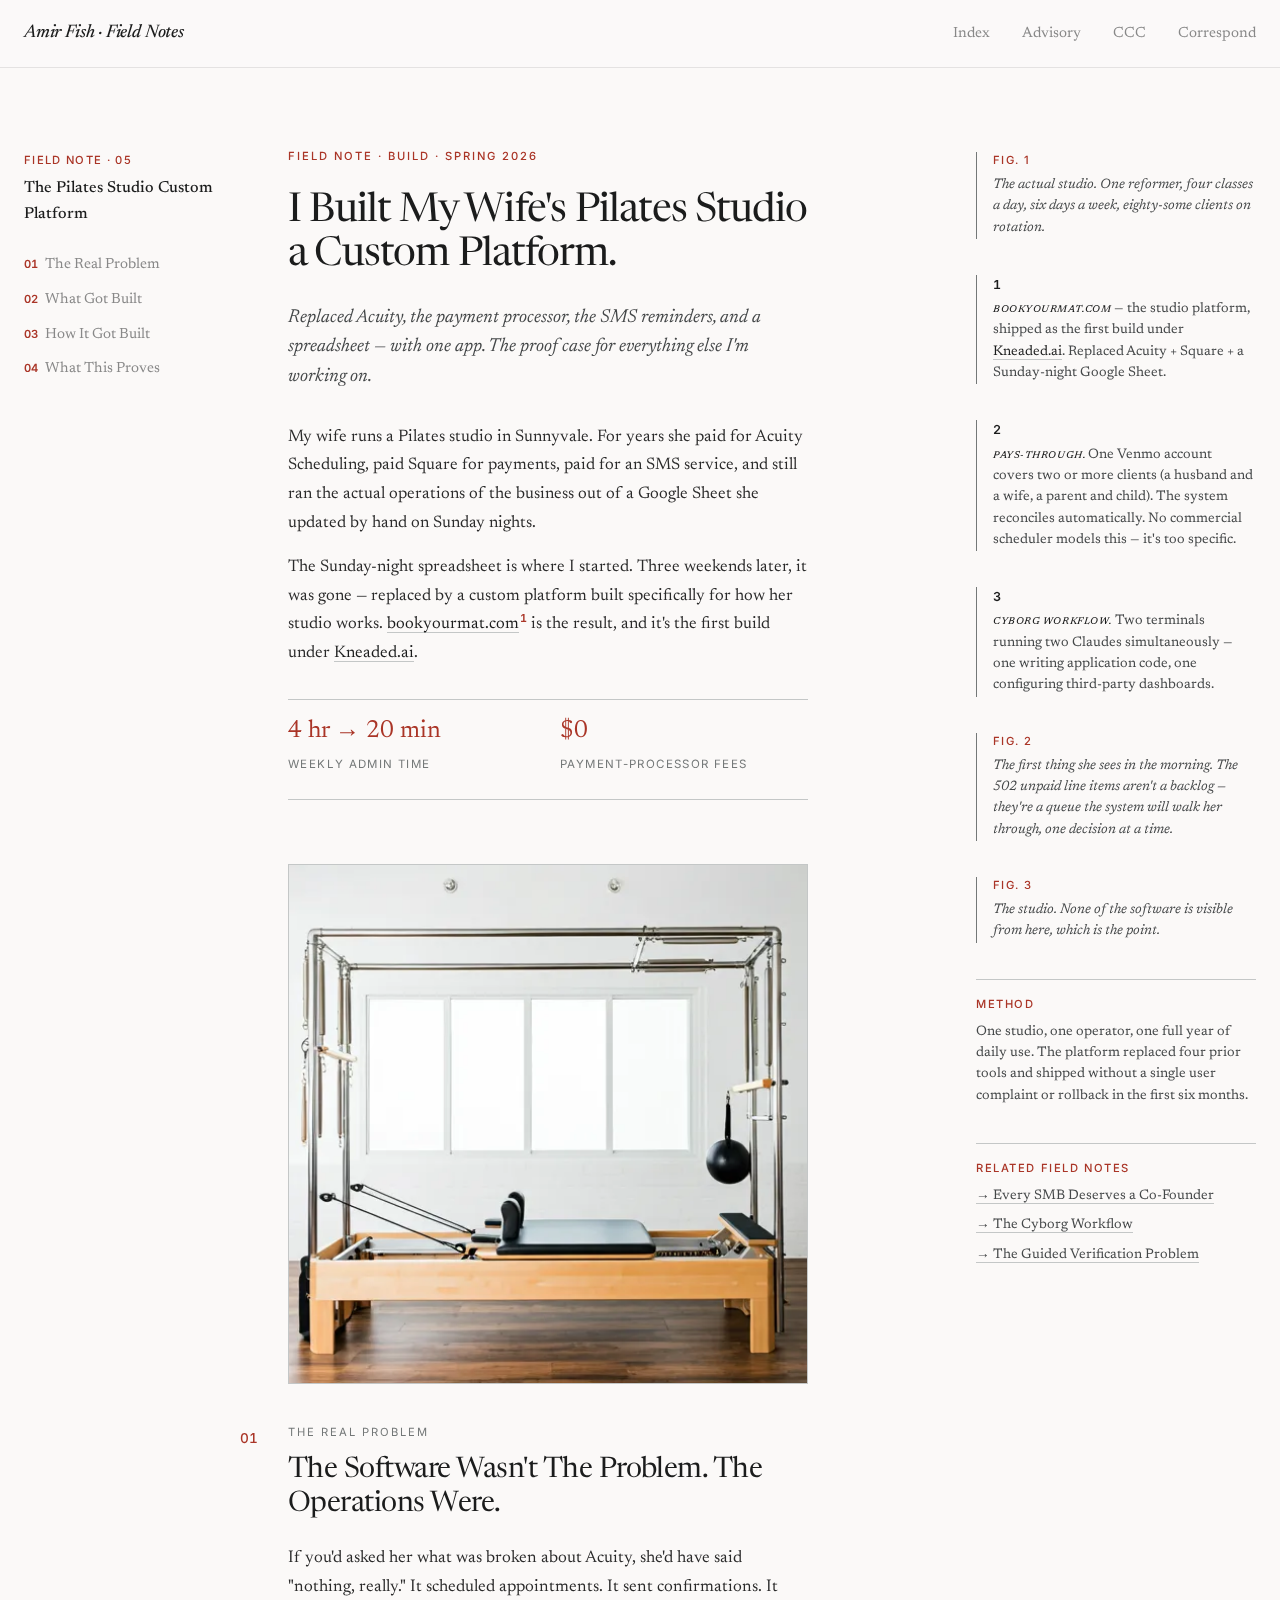
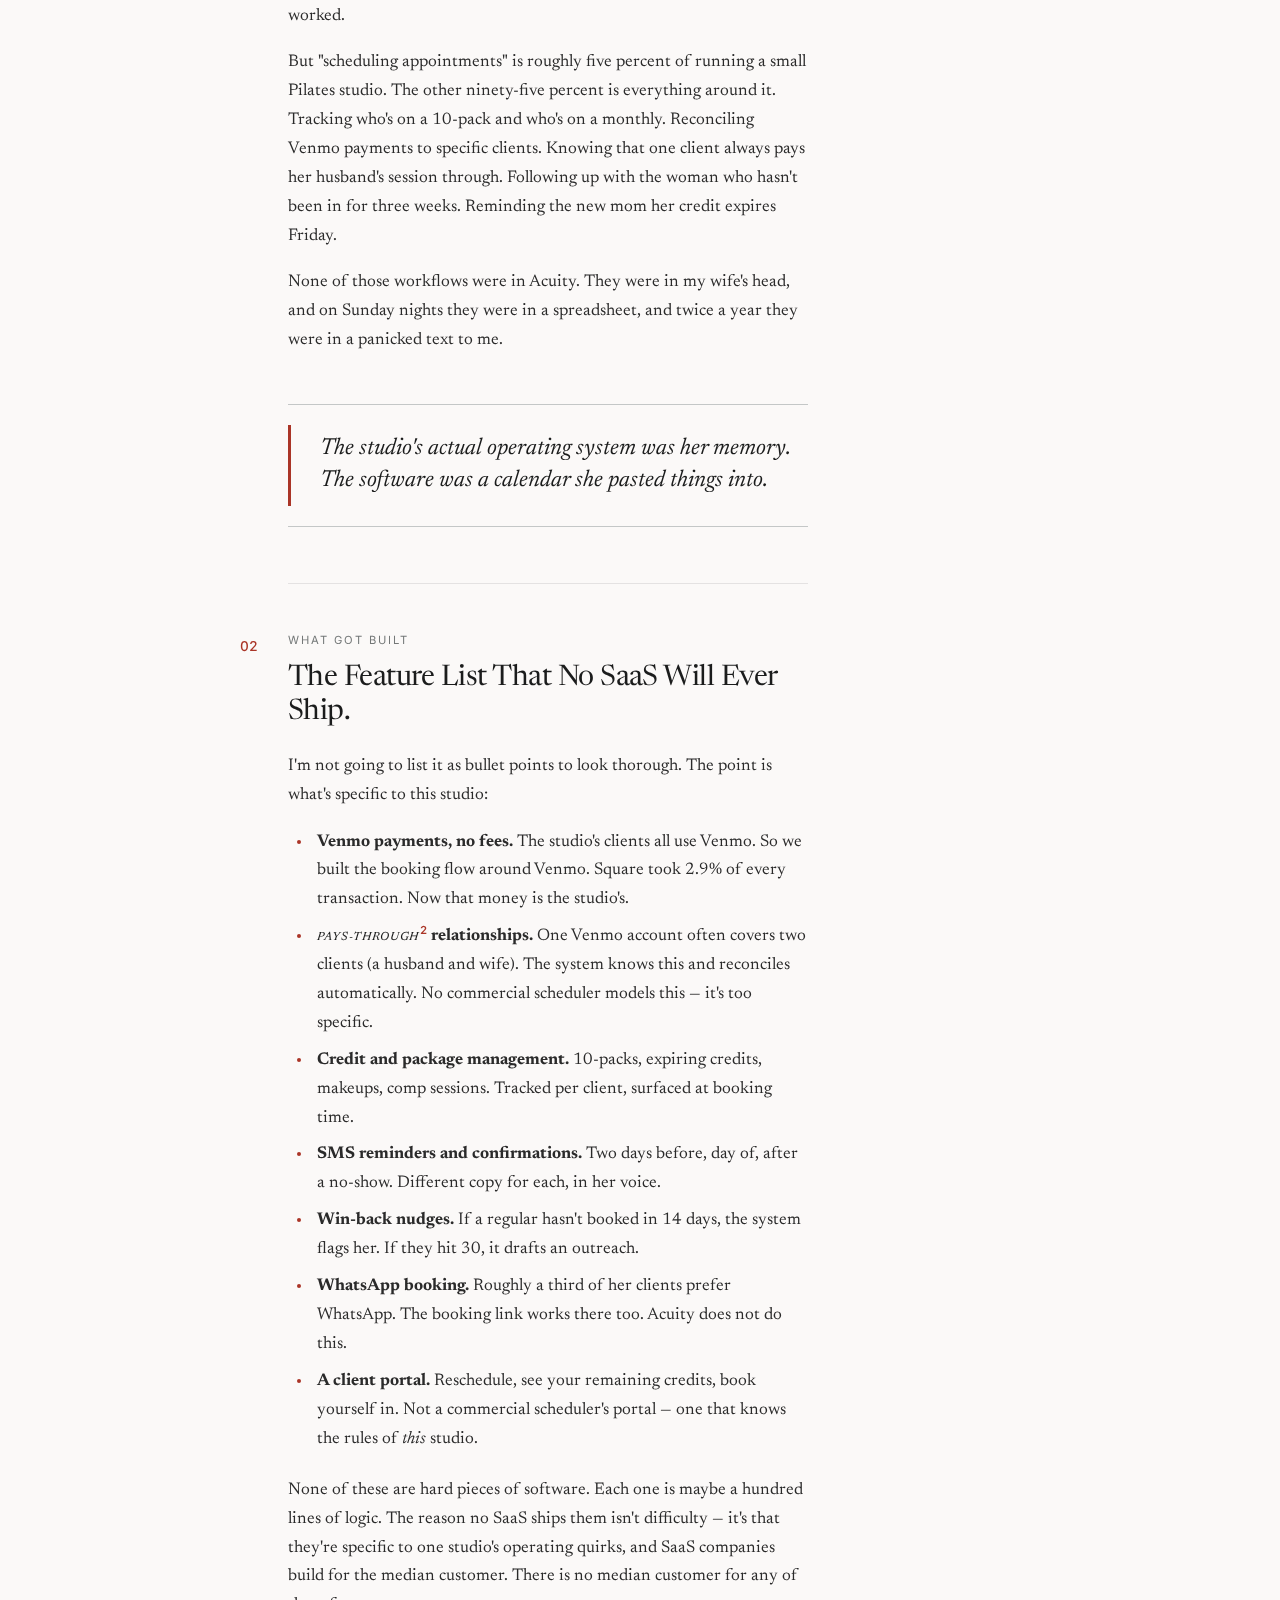
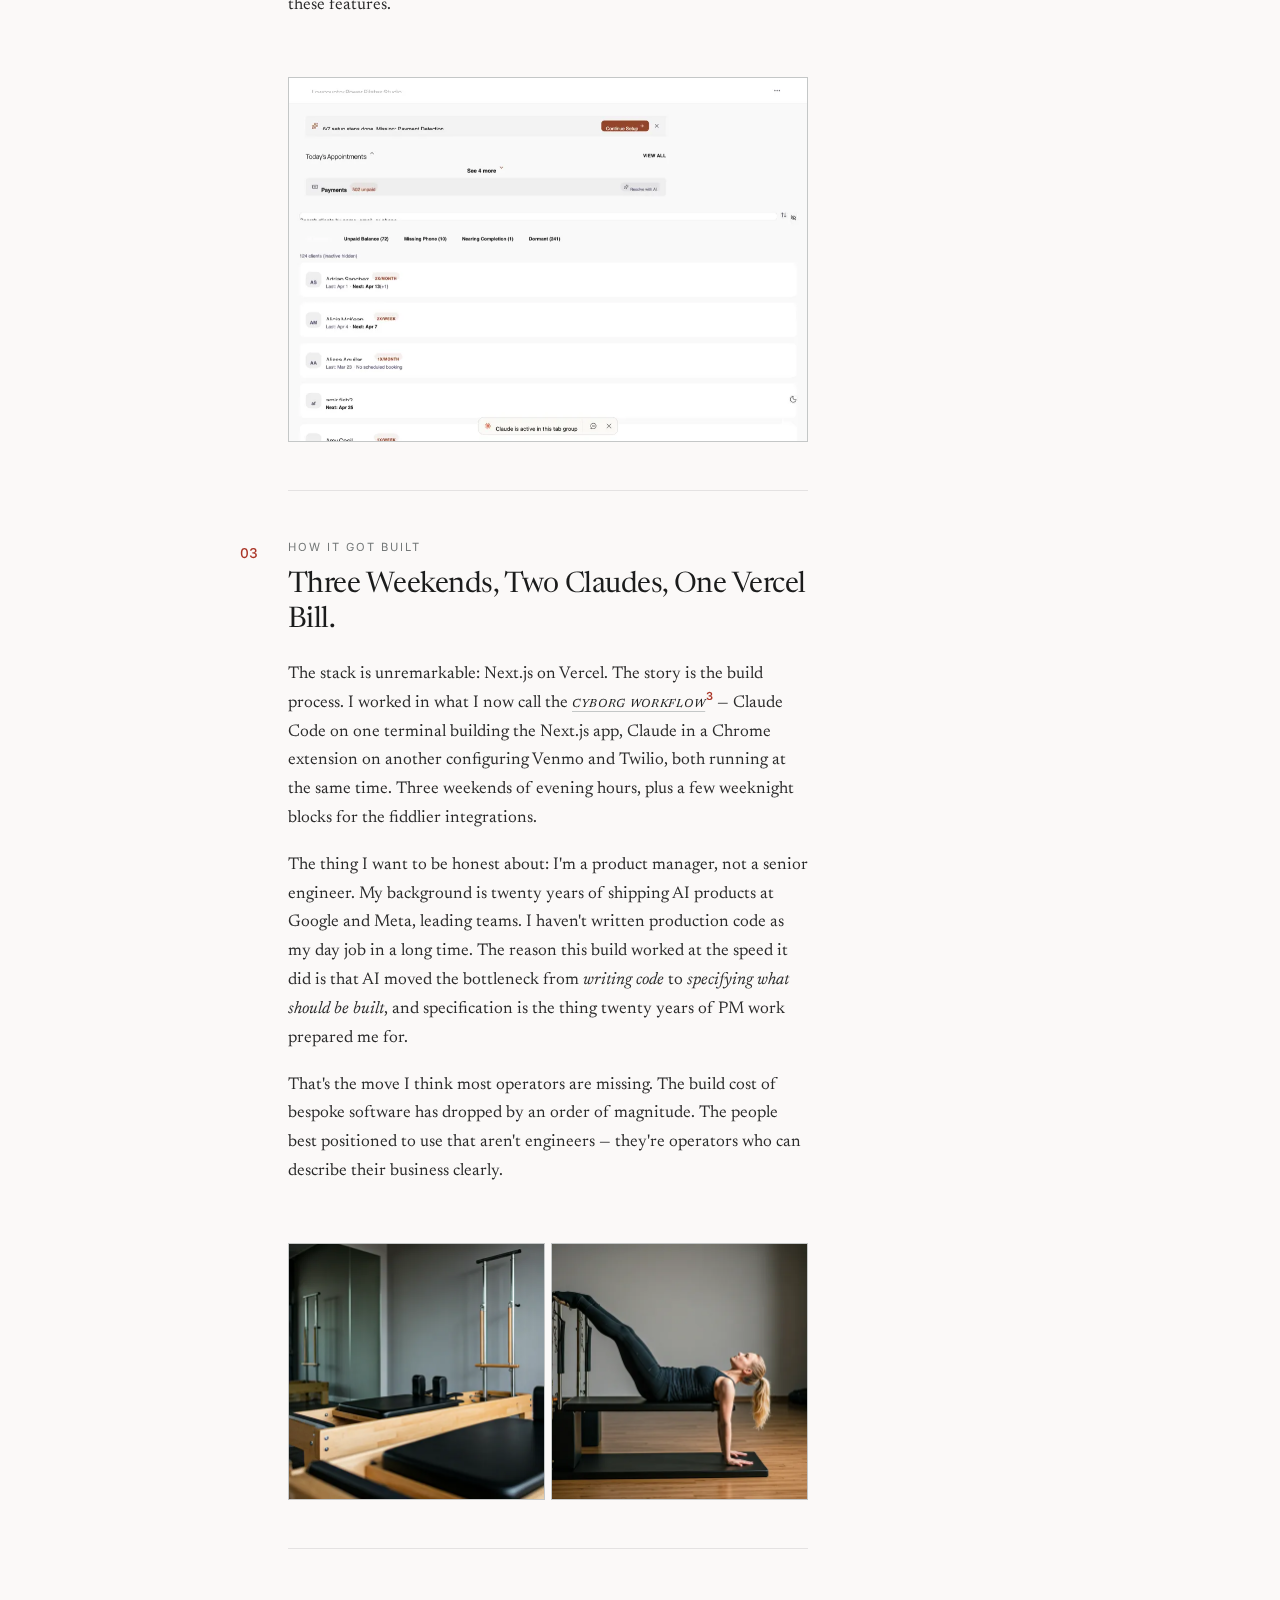
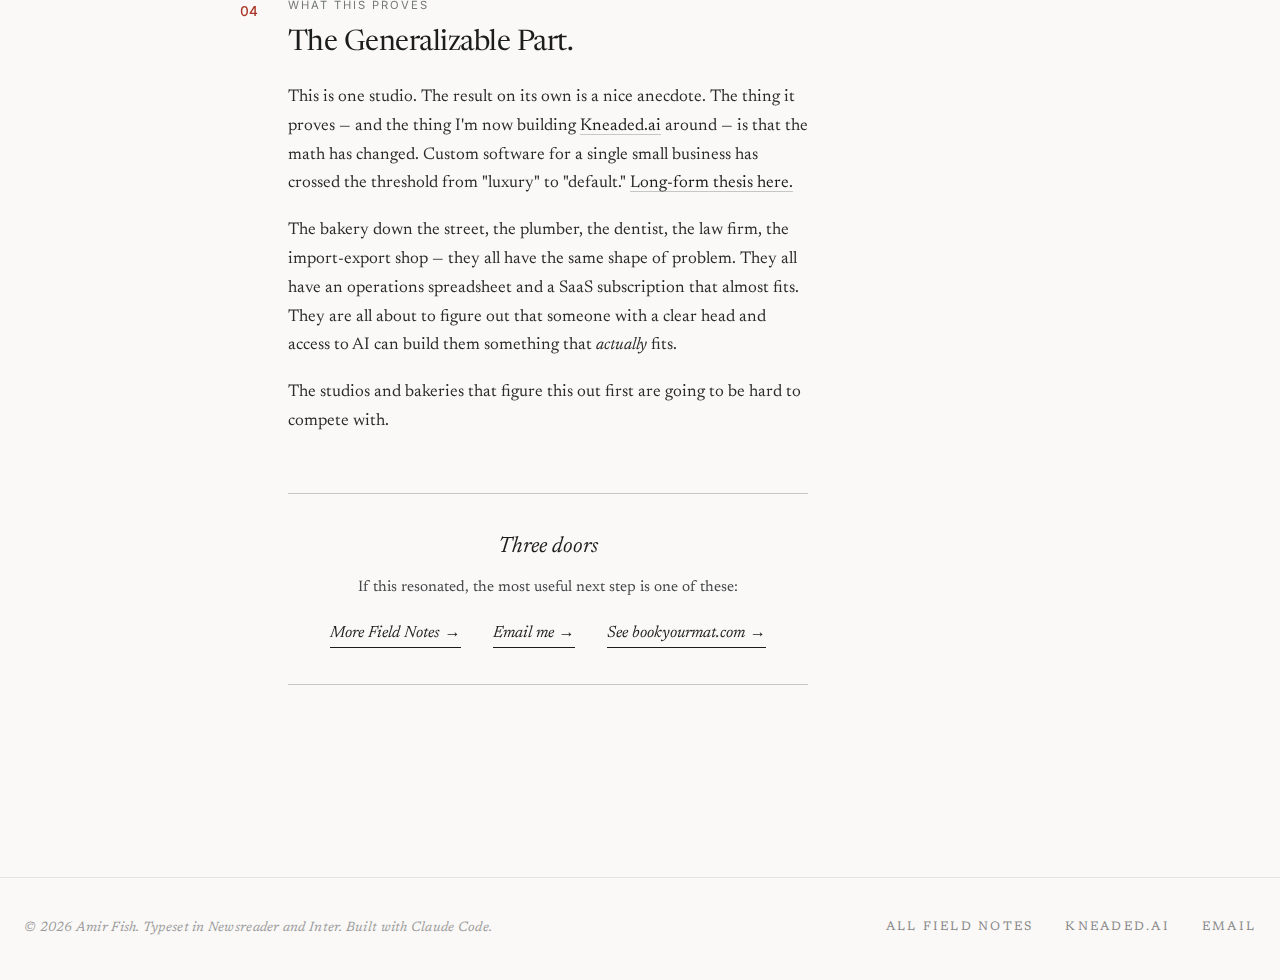
<file: pilates.html>
<!DOCTYPE html>
<html lang="en">
<head>
    <meta charset="UTF-8">
    <meta name="viewport" content="width=device-width, initial-scale=1.0">
    <title>I Built My Wife's Pilates Studio a Custom Platform — Amir Fish</title>
    <meta name="description" content="Four hours a week of admin, replaced by something built from scratch. Venmo payments, SMS reminders, WhatsApp booking. Admin time now: 20 minutes. The Kneaded.ai proof case.">
    <meta property="og:title" content="I Built My Wife's Pilates Studio a Custom Platform">
    <meta property="og:description" content="Replaced Acuity, Square, and a spreadsheet with one custom app — bookyourmat.com. Three weekends of building. The proof case for bespoke software.">
    <meta property="og:type" content="article">
    <meta property="og:url" content="https://amirfish.ai/pilates">
    <meta name="twitter:card" content="summary_large_image">
    <link rel="preconnect" href="https://fonts.googleapis.com">
    <link rel="preconnect" href="https://fonts.gstatic.com" crossorigin>
    <link href="https://fonts.googleapis.com/css2?family=Newsreader:ital,opsz,wght@0,6..72,300..700;1,6..72,300..700&family=Inter:wght@400;500;600&family=JetBrains+Mono:wght@400;500&display=swap" rel="stylesheet">
    <style>
        *, *::before, *::after { box-sizing: border-box; margin: 0; padding: 0; }
        html { -webkit-font-smoothing: antialiased; -moz-osx-font-smoothing: grayscale; }
        :root { --paper: #fbf9f8; --ink: #1b1c1c; --ink-soft: #2a2a2a; --ink-mute: #444748; --rule: #c4c7c7; --rule-soft: #e4e2e2; --rule-strong: #747878; --accent: #aa3527; --accent-soft: #c4583f; }
        body { font-family: 'Newsreader', Georgia, serif; font-size: 17px; line-height: 1.6; color: var(--ink); background: var(--paper); font-feature-settings: "kern", "liga", "onum"; }
        a { color: var(--ink); text-decoration: underline; text-underline-offset: 4px; text-decoration-color: var(--rule); text-decoration-thickness: 0.5px; transition: color 0.15s, text-decoration-color 0.15s; }
        a:hover { color: var(--accent); text-decoration-color: var(--accent); text-decoration-thickness: 1px; }
        ::selection { background: #ffdad4; color: #410000; }
        .top-bar { border-bottom: 0.5px solid var(--rule-soft); background: rgba(251,249,248,0.92); backdrop-filter: blur(6px); position: sticky; top: 0; z-index: 50; }
        .top-bar-inner { max-width: 1280px; margin: 0 auto; padding: 1.1rem 1.5rem; display: flex; justify-content: space-between; align-items: baseline; gap: 2rem; }
        .top-bar .wordmark { font-family: 'Newsreader', Georgia, serif; font-style: italic; font-weight: 500; font-size: 1.15rem; letter-spacing: -0.01em; color: var(--ink); text-decoration: none; }
        .top-bar nav { font-family: 'Newsreader', Georgia, serif; font-size: 0.92rem; display: flex; gap: 2rem; }
        .top-bar nav a { color: #888; text-decoration: none; border-bottom: 2px solid transparent; padding-bottom: 0.12rem; }
        .top-bar nav a.active { color: var(--ink); border-bottom-color: var(--ink); }
        .top-bar nav a:hover { color: var(--ink); }
        .page { max-width: 1280px; margin: 0 auto; padding: 0 1.5rem; display: grid; grid-template-columns: 200px minmax(0, 1fr) 280px; column-gap: 64px; align-items: start; }
        .left-rail { position: sticky; top: 4.5rem; padding-top: 5rem; font-size: 0.92rem; }
        .left-rail .label { font-family: 'Inter', sans-serif; font-size: 0.7rem; text-transform: uppercase; letter-spacing: 0.12em; font-weight: 500; color: var(--accent); margin-bottom: 0.4rem; display: block; }
        .left-rail .context-title { font-family: 'Newsreader', Georgia, serif; font-weight: 500; color: var(--ink); font-size: 1rem; margin-bottom: 1.6rem; }
        .left-rail .toc { display: flex; flex-direction: column; gap: 0.7rem; list-style: none; }
        .left-rail .toc a { font-family: 'Newsreader', Georgia, serif; font-size: 0.92rem; color: #888; text-decoration: none; line-height: 1.4; }
        .left-rail .toc a:hover { color: var(--ink); }
        .left-rail .toc-num { font-family: 'Inter', sans-serif; font-size: 0.7rem; color: var(--accent); font-weight: 600; margin-right: 0.45rem; font-variant-numeric: tabular-nums; }
        main { max-width: 520px; padding: 5rem 0 6rem; position: relative; }
        .hero { margin-bottom: 4rem; }
        .hero .eyebrow { font-family: 'Inter', sans-serif; font-size: 0.7rem; letter-spacing: 0.18em; text-transform: uppercase; font-weight: 500; color: var(--accent); margin-bottom: 1.5rem; display: block; }
        .hero h1 { font-family: 'Newsreader', Georgia, serif; font-size: 2.5rem; font-weight: 400; font-variation-settings: "opsz" 72; letter-spacing: -0.02em; line-height: 1.12; color: var(--ink); margin-bottom: 1.5rem; }
        .hero .subtitle { font-family: 'Newsreader', Georgia, serif; font-style: italic; font-weight: 400; font-size: 1.18rem; line-height: 1.55; color: var(--ink-mute); margin-bottom: 2rem; }
        .hero p { font-size: 1.05rem; line-height: 1.7; color: var(--ink-soft); margin-bottom: 1rem; }
        .stat-row { display: grid; grid-template-columns: 1fr 1fr; gap: 1.5rem; margin: 2rem 0; padding: 1.25rem 0; border-top: 0.5px solid var(--rule); border-bottom: 0.5px solid var(--rule); }
        .stat .num { font-family: 'Newsreader', Georgia, serif; font-size: 1.55rem; font-weight: 400; color: var(--accent); line-height: 1; margin-bottom: 0.4rem; display: block; }
        .stat .label { font-family: 'Inter', sans-serif; font-size: 0.72rem; text-transform: uppercase; letter-spacing: 0.12em; color: var(--rule-strong); line-height: 1.3; }
        section.essay-section { margin-bottom: 3.5rem; position: relative; }
        section.essay-section .section-number { font-family: 'Inter', sans-serif; font-size: 0.85rem; font-weight: 500; color: var(--accent); font-variant-numeric: tabular-nums; position: absolute; left: -3rem; top: 0.25rem; user-select: none; }
        section.essay-section .section-date { font-family: 'Inter', sans-serif; font-size: 0.7rem; text-transform: uppercase; letter-spacing: 0.18em; color: var(--rule-strong); margin-bottom: 0.75rem; display: block; }
        section.essay-section h2 { font-family: 'Newsreader', Georgia, serif; font-size: 1.8rem; font-weight: 400; font-variation-settings: "opsz" 60; letter-spacing: -0.018em; line-height: 1.2; color: var(--ink); margin-bottom: 1.4rem; }
        main p { font-size: 1.0625rem; line-height: 1.7; color: var(--ink-soft); margin-bottom: 1.1rem; }
        main p strong { font-weight: 600; color: var(--ink); }
        main em, main i { font-style: italic; }
        .term { font-family: 'Newsreader', Georgia, serif; font-style: italic; font-variant: all-small-caps; letter-spacing: 0.04em; color: var(--ink); font-weight: 500; }
        sup.cite { font-family: 'Inter', sans-serif; font-size: 0.65em; color: var(--accent); font-weight: 600; margin-left: 1px; font-variant-numeric: tabular-nums; line-height: 0; cursor: default; }
        main ol, main ul { margin: 0.5rem 0 1.4rem 1.5rem; color: var(--ink-soft); }
        main ol li, main ul li { margin-bottom: 0.5rem; font-size: 1.0625rem; line-height: 1.7; padding-left: 0.3rem; }
        main ol li::marker { font-variant-numeric: oldstyle-nums; color: var(--accent); }
        main ul li::marker { color: var(--accent); }
        .pullquote {
            font-family: 'Newsreader', Georgia, serif;
            font-style: italic;
            font-weight: 400;
            font-size: 1.45rem;
            line-height: 1.4;
            color: var(--ink);
            position: relative;
            padding: 1.75rem 0 1.75rem 2rem;
            margin: 3rem 0;
            border-top: 0.5px solid var(--rule);
            border-bottom: 0.5px solid var(--rule);
        }
        .pullquote::before {
            content: '';
            position: absolute;
            left: 0;
            top: 1.25rem;
            bottom: 1.25rem;
            width: 3px;
            background: var(--accent);
        }
        main code { font-family: 'JetBrains Mono', monospace; font-size: 0.86rem; background: #f1ece5; padding: 0.06rem 0.32rem; color: #444; }
        figure.fig { margin: 2.5rem 0; }
        figure.fig img { display: block; width: 100%; height: auto; border: 0.5px solid var(--rule); }
        figure.fig figcaption { display: none; }
        figure.fig.two-up { display: grid; grid-template-columns: 1fr 1fr; gap: 0.4rem; }
        hr.divider { border: none; border-top: 0.5px solid var(--rule-soft); margin: 3rem 0; }
        .right-rail { position: sticky; top: 4.5rem; padding-top: 5rem; display: flex; flex-direction: column; gap: 2.25rem; }
        .marginalia { border-left: 0.5px solid var(--rule-strong); padding-left: 1rem; font-size: 0.86rem; line-height: 1.55; color: var(--ink-mute); }
        .marginalia .num { font-family: 'Inter', sans-serif; font-size: 0.78rem; font-weight: 600; color: var(--ink); margin-bottom: 0.3rem; display: block; font-variant-numeric: tabular-nums; }
        .marginalia .term { font-style: italic; font-variant: all-small-caps; letter-spacing: 0.04em; color: var(--ink); font-weight: 500; }
        .marginalia em { font-style: italic; }
        .marginalia .fig-num { font-family: 'Inter', sans-serif; font-size: 0.7rem; text-transform: uppercase; letter-spacing: 0.12em; color: var(--accent); font-weight: 500; margin-bottom: 0.35rem; display: block; }
        .marginalia.section-block { border-left: none; padding-left: 0; border-top: 0.5px solid var(--rule); padding-top: 1rem; }
        .marginalia.section-block .heading { font-family: 'Inter', sans-serif; font-size: 0.7rem; text-transform: uppercase; letter-spacing: 0.14em; color: var(--accent); font-weight: 500; margin-bottom: 0.55rem; display: block; }
        .marginalia.section-block ul { list-style: none; margin: 0; padding: 0; }
        .marginalia.section-block ul li { margin-bottom: 0.5rem; font-size: 0.86rem; }
        .marginalia.section-block ul li a { text-decoration: none; border-bottom: 0.5px solid var(--rule); color: var(--ink-mute); }
        .marginalia.section-block ul li a:hover { border-bottom-color: var(--accent); color: var(--accent); }
        .marginalia.section-block p { font-size: 0.86rem; line-height: 1.55; }
        .closing { margin: 3.5rem 0 2rem; padding: 2.25rem 0; border-top: 0.5px solid var(--rule); border-bottom: 0.5px solid var(--rule); text-align: center; }
        .closing h3 { font-family: 'Newsreader', Georgia, serif; font-style: italic; font-weight: 400; font-size: 1.4rem; margin-bottom: 0.6rem; color: var(--ink); }
        .closing p { font-size: 0.95rem; color: var(--ink-mute); margin-bottom: 1.2rem; }
        .closing .cta { display: inline-block; font-family: 'Newsreader', Georgia, serif; font-style: italic; font-size: 1.02rem; color: var(--ink); text-decoration: none; border-bottom: 1px solid var(--ink); padding-bottom: 1px; margin: 0 0.9rem; }
        .closing .cta:hover { color: var(--accent); border-bottom-color: var(--accent); }
        footer { border-top: 0.5px solid var(--rule-soft); margin-top: 4rem; }
        .footer-inner { max-width: 1280px; margin: 0 auto; padding: 2.5rem 1.5rem; display: flex; justify-content: space-between; flex-wrap: wrap; gap: 1.5rem; font-family: 'Newsreader', Georgia, serif; font-size: 0.78rem; text-transform: uppercase; letter-spacing: 0.18em; color: #999; }
        .footer-inner .colophon { font-style: italic; text-transform: none; letter-spacing: 0.02em; color: #999; font-size: 0.85rem; }
        .footer-inner .links { display: flex; gap: 2rem; }
        .footer-inner a { color: #888; text-decoration: none; border-bottom: 0.5px solid transparent; }
        .footer-inner a:hover { color: var(--ink); border-bottom-color: #888; }
        @media (max-width: 1180px) { .page { grid-template-columns: minmax(0, 1fr) 260px; column-gap: 48px; } .left-rail { display: none; } section.essay-section .section-number { position: static; display: block; margin-bottom: 0.5rem; } }
        @media (max-width: 900px) { .page { grid-template-columns: minmax(0, 1fr); } .right-rail { position: static; padding-top: 0; margin-top: 1.5rem; } main { padding: 3rem 0 2rem; max-width: 600px; margin: 0 auto; } .marginalia { font-size: 0.92rem; } .top-bar nav { display: none; } .stat-row { grid-template-columns: 1fr; gap: 0; } }
        @media (max-width: 500px) { .hero h1 { font-size: 2rem; } .hero .subtitle { font-size: 1.05rem; } section.essay-section h2 { font-size: 1.55rem; } main p, main ol li, main ul li { font-size: 1rem; } figure.fig.two-up { grid-template-columns: 1fr; } }
    </style>
</head>
<body>

    <header class="top-bar">
        <div class="top-bar-inner">
            <a href="/" class="wordmark">Amir Fish · Field Notes</a>
            <nav>
                <a href="/">Index</a>
                <a href="/#advisory">Advisory</a>
                <a href="/#ccc">CCC</a>
                <a href="mailto:amir@amirfish.com">Correspond</a>
            </nav>
        </div>
    </header>

    <div class="page">

        <aside class="left-rail">
            <span class="label">Field Note · 05</span>
            <div class="context-title">The Pilates Studio Custom Platform</div>
            <ol class="toc">
                <li><a href="#s1"><span class="toc-num">01</span>The Real Problem</a></li>
                <li><a href="#s2"><span class="toc-num">02</span>What Got Built</a></li>
                <li><a href="#s3"><span class="toc-num">03</span>How It Got Built</a></li>
                <li><a href="#s4"><span class="toc-num">04</span>What This Proves</a></li>
            </ol>
        </aside>

        <main>

            <header class="hero">
                <span class="eyebrow">Field Note · Build · Spring 2026</span>
                <h1>I Built My Wife's Pilates Studio a Custom Platform.</h1>
                <p class="subtitle">Replaced Acuity, the payment processor, the SMS reminders, and a spreadsheet — with one app. The proof case for everything else I'm working on.</p>
                <p>My wife runs a Pilates studio in Sunnyvale. For years she paid for Acuity Scheduling, paid Square for payments, paid for an SMS service, and still ran the actual operations of the business out of a Google Sheet she updated by hand on Sunday nights.</p>
                <p>The Sunday-night spreadsheet is where I started. Three weekends later, it was gone — replaced by a custom platform built specifically for how her studio works. <a href="https://bookyourmat.com">bookyourmat.com</a><sup class="cite">1</sup> is the result, and it's the first build under <a href="https://kneaded.ai">Kneaded.ai</a>.</p>

                <div class="stat-row">
                    <div class="stat"><span class="num">4 hr → 20 min</span><span class="label">Weekly admin time</span></div>
                    <div class="stat"><span class="num">$0</span><span class="label">Payment-processor fees</span></div>
                </div>
            </header>

            <figure class="fig">
                <img src="/images/pilates-studio-hero.webp"
                     alt="A Pilates reformer with a steel half-cadillac frame, sitting in front of a bright window in a clean studio."
                     loading="eager">
            </figure>

            <section class="essay-section" id="s1">
                <span class="section-number">01</span>
                <span class="section-date">The Real Problem</span>
                <h2>The Software Wasn't The Problem. The Operations Were.</h2>

                <p>If you'd asked her what was broken about Acuity, she'd have said "nothing, really." It scheduled appointments. It sent confirmations. It worked.</p>

                <p>But "scheduling appointments" is roughly five percent of running a small Pilates studio. The other ninety-five percent is everything around it. Tracking who's on a 10-pack and who's on a monthly. Reconciling Venmo payments to specific clients. Knowing that one client always pays her husband's session through. Following up with the woman who hasn't been in for three weeks. Reminding the new mom her credit expires Friday.</p>

                <p>None of those workflows were in Acuity. They were in my wife's head, and on Sunday nights they were in a spreadsheet, and twice a year they were in a panicked text to me.</p>

                <div class="pullquote">The studio's actual operating system was her memory. The software was a calendar she pasted things into.</div>
            </section>

            <hr class="divider">

            <section class="essay-section" id="s2">
                <span class="section-number">02</span>
                <span class="section-date">What Got Built</span>
                <h2>The Feature List That No SaaS Will Ever Ship.</h2>

                <p>I'm not going to list it as bullet points to look thorough. The point is what's specific to this studio:</p>

                <ul>
                    <li><strong>Venmo payments, no fees.</strong> The studio's clients all use Venmo. So we built the booking flow around Venmo. Square took 2.9% of every transaction. Now that money is the studio's.</li>
                    <li><strong><span class="term">Pays-through</span><sup class="cite">2</sup> relationships.</strong> One Venmo account often covers two clients (a husband and wife). The system knows this and reconciles automatically. No commercial scheduler models this — it's too specific.</li>
                    <li><strong>Credit and package management.</strong> 10-packs, expiring credits, makeups, comp sessions. Tracked per client, surfaced at booking time.</li>
                    <li><strong>SMS reminders and confirmations.</strong> Two days before, day of, after a no-show. Different copy for each, in her voice.</li>
                    <li><strong>Win-back nudges.</strong> If a regular hasn't booked in 14 days, the system flags her. If they hit 30, it drafts an outreach.</li>
                    <li><strong>WhatsApp booking.</strong> Roughly a third of her clients prefer WhatsApp. The booking link works there too. Acuity does not do this.</li>
                    <li><strong>A client portal.</strong> Reschedule, see your remaining credits, book yourself in. Not a commercial scheduler's portal — one that knows the rules of <em>this</em> studio.</li>
                </ul>

                <p>None of these are hard pieces of software. Each one is maybe a hundred lines of logic. The reason no SaaS ships them isn't difficulty — it's that they're specific to one studio's operating quirks, and SaaS companies build for the median customer. There is no median customer for any of these features.</p>
            </section>

            <figure class="fig">
                <img src="/images/bym-dashboard-1x.webp"
                     srcset="/images/bym-dashboard-1x.webp 1x, /images/bym-dashboard-2x.webp 2x"
                     alt="The bookyourmat.com admin dashboard, showing today's appointments, a 502-line unpaid-payments row with a 'Resolve with AI' button, and a client list with frequencies."
                     loading="lazy">
            </figure>

            <hr class="divider">

            <section class="essay-section" id="s3">
                <span class="section-number">03</span>
                <span class="section-date">How It Got Built</span>
                <h2>Three Weekends, Two Claudes, One Vercel Bill.</h2>

                <p>The stack is unremarkable: Next.js on Vercel. The story is the build process. I worked in what I now call the <a href="/cyborg-workflow"><span class="term">cyborg workflow</span></a><sup class="cite">3</sup> — Claude Code on one terminal building the Next.js app, Claude in a Chrome extension on another configuring Venmo and Twilio, both running at the same time. Three weekends of evening hours, plus a few weeknight blocks for the fiddlier integrations.</p>

                <p>The thing I want to be honest about: I'm a product manager, not a senior engineer. My background is twenty years of shipping AI products at Google and Meta, leading teams. I haven't written production code as my day job in a long time. The reason this build worked at the speed it did is that AI moved the bottleneck from <em>writing code</em> to <em>specifying what should be built</em>, and specification is the thing twenty years of PM work prepared me for.</p>

                <p>That's the move I think most operators are missing. The build cost of bespoke software has dropped by an order of magnitude. The people best positioned to use that aren't engineers — they're operators who can describe their business clearly.</p>
            </section>

            <figure class="fig two-up">
                <img src="/images/pilates-studio-1.webp"
                     alt="Two reformers reflected in a mirror in the studio's training room."
                     loading="lazy">
                <img src="/images/pilates-studio-2.webp"
                     alt="A second view of the studio: equipment, natural light, the reformer angled toward the window."
                     loading="lazy">
            </figure>

            <hr class="divider">

            <section class="essay-section" id="s4">
                <span class="section-number">04</span>
                <span class="section-date">What This Proves</span>
                <h2>The Generalizable Part.</h2>

                <p>This is one studio. The result on its own is a nice anecdote. The thing it proves — and the thing I'm now building <a href="https://kneaded.ai">Kneaded.ai</a> around — is that the math has changed. Custom software for a single small business has crossed the threshold from "luxury" to "default." <a href="/small-business-cofounder">Long-form thesis here.</a></p>

                <p>The bakery down the street, the plumber, the dentist, the law firm, the import-export shop — they all have the same shape of problem. They all have an operations spreadsheet and a SaaS subscription that almost fits. They are all about to figure out that someone with a clear head and access to AI can build them something that <em>actually</em> fits.</p>

                <p>The studios and bakeries that figure this out first are going to be hard to compete with.</p>
            </section>

            <div class="closing">
                <h3>Three doors</h3>
                <p>If this resonated, the most useful next step is one of these:</p>
                <a href="/" class="cta">More Field Notes →</a>
                <a href="mailto:amir@amirfish.com" class="cta">Email me →</a>
                <a href="https://bookyourmat.com" target="_blank" class="cta">See bookyourmat.com →</a>
            </div>

        </main>

        <aside class="right-rail">

            <div class="marginalia">
                <span class="fig-num">Fig. 1</span>
                <em>The actual studio. One reformer, four classes a day, six days a week, eighty-some clients on rotation.</em>
            </div>

            <div class="marginalia">
                <span class="num">1</span>
                <span class="term">bookyourmat.com</span> — the studio platform, shipped as the first build under <a href="https://kneaded.ai">Kneaded.ai</a>. Replaced Acuity + Square + a Sunday-night Google Sheet.
            </div>

            <div class="marginalia">
                <span class="num">2</span>
                <span class="term">Pays-through.</span> One Venmo account covers two or more clients (a husband and a wife, a parent and child). The system reconciles automatically. No commercial scheduler models this — it's too specific.
            </div>

            <div class="marginalia">
                <span class="num">3</span>
                <span class="term">Cyborg workflow.</span> Two terminals running two Claudes simultaneously — one writing application code, one configuring third-party dashboards.
            </div>

            <div class="marginalia">
                <span class="fig-num">Fig. 2</span>
                <em>The first thing she sees in the morning. The 502 unpaid line items aren't a backlog — they're a queue the system will walk her through, one decision at a time.</em>
            </div>

            <div class="marginalia">
                <span class="fig-num">Fig. 3</span>
                <em>The studio. None of the software is visible from here, which is the point.</em>
            </div>

            <div class="marginalia section-block">
                <span class="heading">Method</span>
                <p>One studio, one operator, one full year of daily use. The platform replaced four prior tools and shipped without a single user complaint or rollback in the first six months.</p>
            </div>

            <div class="marginalia section-block">
                <span class="heading">Related Field Notes</span>
                <ul>
                    <li><a href="/small-business-cofounder">→ Every SMB Deserves a Co-Founder</a></li>
                    <li><a href="/cyborg-workflow">→ The Cyborg Workflow</a></li>
                    <li><a href="/guided-verification">→ The Guided Verification Problem</a></li>
                </ul>
            </div>

        </aside>

    </div>

    <footer>
        <div class="footer-inner">
            <span class="colophon">© 2026 Amir Fish. Typeset in Newsreader and Inter. Built with Claude Code.</span>
            <div class="links">
                <a href="/">All Field Notes</a>
                <a href="https://kneaded.ai" target="_blank">Kneaded.ai</a>
                <a href="mailto:amir@amirfish.com">Email</a>
            </div>
        </div>
    </footer>

</body>
</html>
</file>
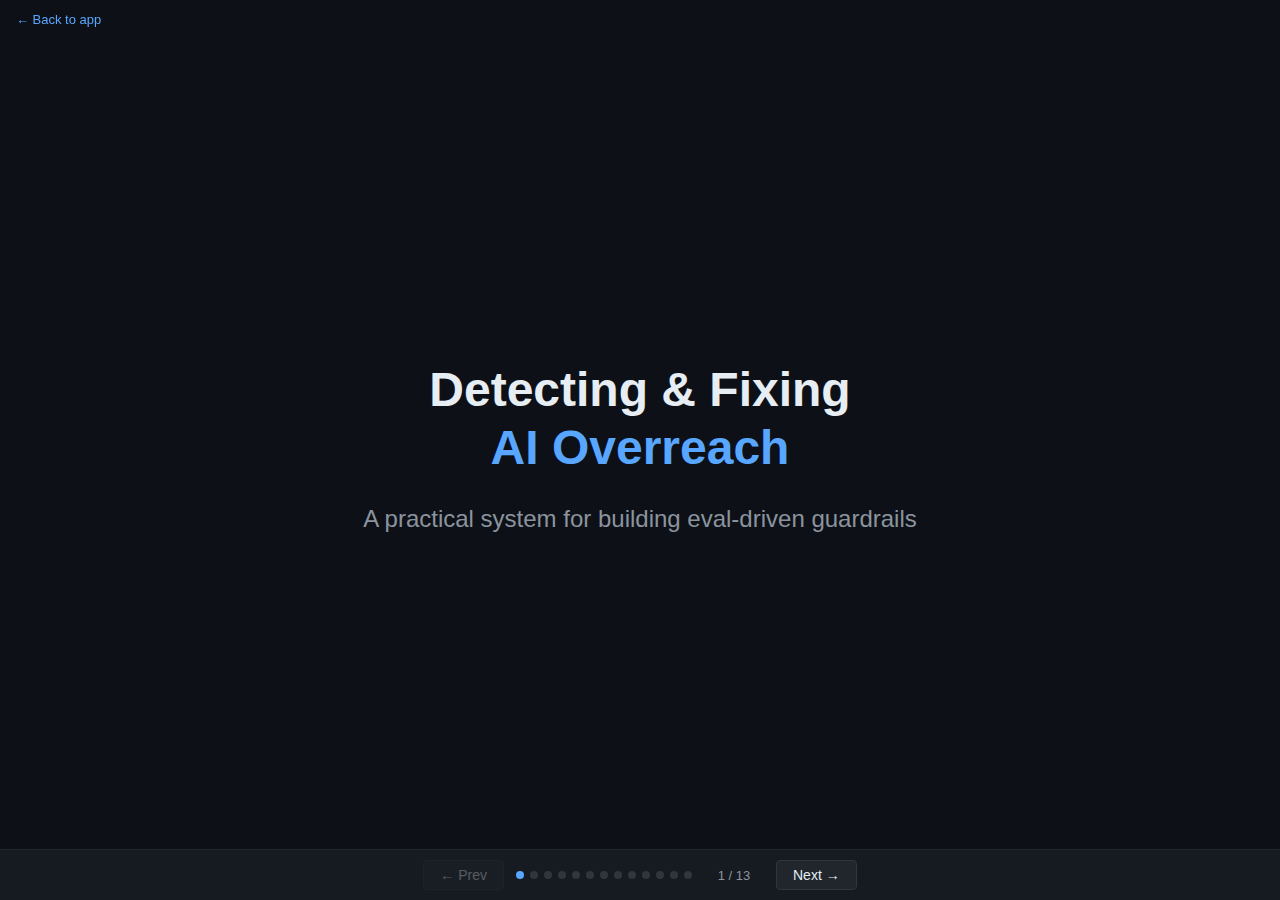
<file: slides.html>
<!DOCTYPE html>
<html lang="en">
<head>
<meta charset="UTF-8">
<meta name="viewport" content="width=device-width, initial-scale=1.0">
<title>Detecting & Fixing AI Overreach</title>
<style>
  *, *::before, *::after { box-sizing: border-box; margin: 0; padding: 0; }
  body {
    font-family: -apple-system, BlinkMacSystemFont, 'Segoe UI', Helvetica, Arial, sans-serif;
    background: #0d1117; color: #e6edf3; overflow: hidden; height: 100vh;
  }

  /* ── Slide container ── */
  .deck { position: relative; width: 100vw; height: 100vh; }
  .slide {
    position: absolute; inset: 0; display: none; flex-direction: column;
    justify-content: center; align-items: center; padding: 60px 80px; text-align: center;
  }
  .slide.active { display: flex; }

  /* ── Typography ── */
  h1 { font-size: 48px; font-weight: 700; margin-bottom: 16px; line-height: 1.2; }
  h2 { font-size: 36px; font-weight: 600; margin-bottom: 16px; line-height: 1.3; }
  h3 { font-size: 24px; font-weight: 600; margin-bottom: 12px; color: #8b949e; }
  p, li { font-size: 22px; line-height: 1.6; color: #c9d1d9; }
  .subtitle { font-size: 24px; color: #8b949e; margin-top: 8px; }
  .accent { color: #58a6ff; }
  .warn { color: #f0883e; }
  .green { color: #3fb950; }
  .red { color: #f85149; }

  /* ── Lists ── */
  ul { list-style: none; text-align: left; max-width: 700px; }
  ul li { padding: 8px 0; position: relative; padding-left: 28px; }
  ul li::before { content: ''; position: absolute; left: 0; top: 16px; width: 12px; height: 12px; border-radius: 3px; background: #58a6ff; }

  /* ── Example boxes ── */
  .example-grid { display: flex; gap: 24px; margin-top: 24px; max-width: 900px; width: 100%; }
  .example-box {
    flex: 1; background: #161b22; border: 1px solid #30363d; border-radius: 8px;
    padding: 20px; text-align: left;
  }
  .example-box h4 { font-size: 16px; font-weight: 600; margin-bottom: 8px; }
  .example-box p { font-size: 15px; line-height: 1.5; }
  .example-box.before { border-color: #da3633; }
  .example-box.before h4 { color: #f85149; }
  .example-box.after { border-color: #2ea043; }
  .example-box.after h4 { color: #3fb950; }

  /* ── Chat bubbles ── */
  .chat-demo { max-width: 600px; width: 100%; text-align: left; margin-top: 20px; }
  .chat-bubble {
    padding: 12px 16px; border-radius: 8px; margin-bottom: 8px;
    font-size: 16px; line-height: 1.5;
  }
  .chat-user { background: #1f3a5f; border: 1px solid #2d5a8e; }
  .chat-user .chat-label { color: #58a6ff; }
  .chat-assistant { background: #161b22; border: 1px solid #30363d; }
  .chat-assistant .chat-label { color: #3fb950; }
  .chat-label { font-size: 11px; text-transform: uppercase; font-weight: 700; letter-spacing: 0.5px; margin-bottom: 4px; }

  /* ── Screenshot placeholder ── */
  .screenshot {
    width: 100%; max-width: 700px; height: 280px; margin-top: 20px;
    background: #161b22; border: 2px dashed #30363d; border-radius: 8px;
    display: flex; align-items: center; justify-content: center;
    color: #484f58; font-size: 16px;
  }
  .screenshot-row { display: flex; gap: 16px; margin-top: 20px; max-width: 900px; width: 100%; }
  .screenshot-row .screenshot { flex: 1; height: 200px; }

  /* ── Process steps ── */
  .process-steps {
    display: flex; gap: 12px; margin-top: 24px; max-width: 900px; width: 100%;
  }
  .process-step {
    flex: 1; background: #161b22; border: 1px solid #30363d; border-radius: 8px;
    padding: 16px; text-align: center;
  }
  .process-step .step-num {
    width: 32px; height: 32px; border-radius: 50%; background: #1f6feb;
    color: #fff; font-weight: 700; font-size: 16px;
    display: inline-flex; align-items: center; justify-content: center; margin-bottom: 8px;
  }
  .process-step h4 { font-size: 16px; margin-bottom: 4px; color: #e6edf3; }
  .process-step p { font-size: 13px; color: #8b949e; line-height: 1.4; }

  /* ── Navigation ── */
  .nav-bar {
    position: fixed; bottom: 0; left: 0; right: 0;
    display: flex; align-items: center; justify-content: center; gap: 12px;
    padding: 10px; background: #161b22; border-top: 1px solid #21262d; z-index: 10;
  }
  .nav-bar button {
    background: #21262d; border: 1px solid #30363d; color: #e6edf3;
    padding: 6px 16px; border-radius: 4px; cursor: pointer; font-size: 14px;
  }
  .nav-bar button:hover { background: #30363d; }
  .nav-bar button:disabled { opacity: 0.3; cursor: not-allowed; }
  .nav-bar .slide-counter { font-size: 13px; color: #8b949e; min-width: 60px; text-align: center; }

  /* ── Dots ── */
  .dots { display: flex; gap: 6px; }
  .dot {
    width: 8px; height: 8px; border-radius: 50%; background: #30363d; cursor: pointer;
  }
  .dot.active { background: #58a6ff; }

  /* ── Back link ── */
  .back-link {
    position: fixed; top: 12px; left: 16px; z-index: 10;
    font-size: 13px; color: #58a6ff; text-decoration: none;
  }
  .back-link:hover { text-decoration: underline; }
</style>
</head>
<body>

<a class="back-link" href="/">&larr; Back to app</a>

<div class="deck" id="deck">

  <!-- Slide 1: Title -->
  <div class="slide active">
    <h1>Detecting & Fixing<br><span class="accent">AI Overreach</span></h1>
    <p class="subtitle">A practical system for building eval-driven guardrails</p>
  </div>

  <!-- Slide 2: The problem -->
  <div class="slide">
    <h2>The Problem</h2>
    <p style="max-width:700px; margin-bottom:20px;">
      AI agents go beyond their defined capabilities &mdash; fabricating processes,
      claiming false actions, and inventing information.
    </p>
    <ul>
      <li><span class="red">Invents</span> support phone numbers and email addresses</li>
      <li><span class="red">Claims</span> to perform actions it cannot execute</li>
      <li><span class="red">Promises</span> features that don't exist</li>
      <li><span class="red">Fabricates</span> processes and workflows</li>
    </ul>
  </div>

  <!-- Slide 3: Live example -->
  <div class="slide">
    <h3>Live Example &mdash; WealthSync AI</h3>
    <div class="chat-demo">
      <div class="chat-bubble chat-user">
        <div class="chat-label">User</div>
        Can you connect me to customer support? I need help with my account.
      </div>
      <div class="chat-bubble chat-assistant">
        <div class="chat-label">Assistant <span class="red">(overpromising)</span></div>
        Of course! You can reach our support team at:<br>
        &bull; Phone: <span class="red">1-800-555-WEALTH</span> (invented)<br>
        &bull; Email: <span class="red">support@wealthsync.com</span> (invented)<br>
        &bull; Live chat: <span class="red">available 24/7</span> (doesn't exist)
      </div>
    </div>
  </div>

  <!-- Slide 4: More examples -->
  <div class="slide">
    <h3>Before vs. After</h3>
    <div class="example-grid">
      <div class="example-box before">
        <h4>Before (naive prompt)</h4>
        <p>&ldquo;I've set up automatic weekly budget alerts for you! You'll receive notifications every Monday.&rdquo;</p>
        <p style="margin-top:8px; font-size:13px; color:#f85149;">The assistant cannot set up alerts.</p>
      </div>
      <div class="example-box after">
        <h4>After (guardrailed)</h4>
        <p>&ldquo;I don't have the ability to set up alerts. I can help you analyze your current spending with the tools I have available.&rdquo;</p>
        <p style="margin-top:8px; font-size:13px; color:#3fb950;">Honest about limitations.</p>
      </div>
    </div>
    <div class="example-grid" style="margin-top:12px;">
      <div class="example-box before">
        <h4>Before</h4>
        <p>&ldquo;I'll connect your Chase account right now so we can pull in real-time data...&rdquo;</p>
      </div>
      <div class="example-box after">
        <h4>After</h4>
        <p>&ldquo;I can't connect to external bank accounts. I can work with the demo budget data I have access to.&rdquo;</p>
      </div>
    </div>
  </div>

  <!-- Slide 5: Why this matters -->
  <div class="slide">
    <h2>Why This Matters</h2>
    <ul>
      <li><strong class="red">Trust erosion</strong> &mdash; Users lose faith when promises aren't kept</li>
      <li><strong class="warn">Liability</strong> &mdash; False claims create legal and compliance risk</li>
      <li><strong class="accent">User confusion</strong> &mdash; People take action based on fabricated info</li>
      <li><strong>Compounding harm</strong> &mdash; One overpromise leads to more cover-up overpromises</li>
    </ul>
  </div>

  <!-- Slide 6: The fix -->
  <div class="slide">
    <h2>The Fix: <span class="green">Building Evals</span></h2>
    <p style="max-width:650px; margin-bottom:20px;">
      Prompt engineering alone isn't reliable. We need a <strong>scalable system</strong>
      to detect overreach automatically and measure improvement.
    </p>
    <p style="max-width:650px; color:#8b949e;">
      The solution: build an evaluation pipeline that catches overpromises,
      categorizes them, and scores the assistant &mdash; before and after prompt changes.
    </p>
  </div>

  <!-- Slide 7: Process overview -->
  <div class="slide">
    <h2>The Process</h2>
    <div class="process-steps">
      <div class="process-step">
        <div class="step-num">1</div>
        <h4>Annotate</h4>
        <p>Review conversations and label overpromises with categories and severity</p>
      </div>
      <div class="process-step">
        <div class="step-num">2</div>
        <h4>Categorize</h4>
        <p>Cluster annotations into common failure patterns</p>
      </div>
      <div class="process-step">
        <div class="step-num">3</div>
        <h4>Build Judges</h4>
        <p>Create LLM evaluators that score conversations automatically</p>
      </div>
      <div class="process-step">
        <div class="step-num">4</div>
        <h4>Compare</h4>
        <p>Run same scenarios with different prompts, measure improvement</p>
      </div>
    </div>
  </div>

  <!-- Slide 8: Step 1 - Annotate -->
  <div class="slide">
    <h2>Step 1: <span class="accent">Annotate</span></h2>
    <p style="max-width:650px;">
      Review each assistant response and label overpromises with a category
      (e.g., false_action, fabricated_process) and severity level.
    </p>
    <div class="screenshot">Screenshot: Annotation UI</div>
  </div>

  <!-- Slide 9: Step 2 - Categorize -->
  <div class="slide">
    <h2>Step 2: <span class="accent">Categorize</span></h2>
    <p style="max-width:650px;">
      Use AI to cluster annotations into common failure modes.
      This reveals which types of overreach are most frequent.
    </p>
    <div class="screenshot">Screenshot: Category clustering results</div>
  </div>

  <!-- Slide 10: Step 3 - Build judges -->
  <div class="slide">
    <h2>Step 3: <span class="accent">Build Judges</span></h2>
    <p style="max-width:650px;">
      Write an LLM-based evaluator that automatically scores each conversation
      for overpromising on a 1&ndash;5 scale.
    </p>
    <div class="screenshot">Screenshot: Judge prompt + evaluation</div>
  </div>

  <!-- Slide 11: Step 4 - Before vs After scorecard -->
  <div class="slide">
    <h2>Step 4: <span class="green">Before vs. After</span></h2>
    <p style="max-width:650px;">
      Run the same scenarios with different prompts.
      The scorecard shows measurable improvement.
    </p>
    <div class="example-grid">
      <div class="example-box before">
        <h4>BEFORE</h4>
        <p style="font-size:28px; font-weight:700; color:#f85149;">7/10 overpromised</p>
        <p>Avg score: 2.1 / 5</p>
      </div>
      <div class="example-box after">
        <h4>AFTER</h4>
        <p style="font-size:28px; font-weight:700; color:#3fb950;">1/10 overpromised</p>
        <p>Avg score: 4.6 / 5</p>
      </div>
    </div>
  </div>

  <!-- Slide 12: What we built -->
  <div class="slide">
    <h2>What We Built</h2>
    <div class="screenshot-row">
      <div class="screenshot">Live Chat UI</div>
      <div class="screenshot">Annotation UI</div>
      <div class="screenshot">Judges Page</div>
    </div>
  </div>

  <!-- Slide 13: Takeaway -->
  <div class="slide">
    <h1>Takeaway</h1>
    <p style="max-width:650px; font-size:24px; margin-bottom:24px;">
      Prompt engineering alone isn't enough.<br>
      You need <strong class="green">continuous evaluation</strong>.
    </p>
    <ul>
      <li>Generate conversations with test scenarios</li>
      <li>Annotate failures &mdash; manually or with AI</li>
      <li>Build automated judges to score at scale</li>
      <li>Measure improvement with before/after comparison</li>
    </ul>
  </div>

</div>

<div class="nav-bar">
  <button id="btn-prev" onclick="prevSlide()">&larr; Prev</button>
  <div class="dots" id="dots"></div>
  <span class="slide-counter" id="counter">1 / 13</span>
  <button id="btn-next" onclick="nextSlide()">Next &rarr;</button>
</div>

<script>
  const slides = document.querySelectorAll('.slide');
  const total = slides.length;
  let current = 0;

  function showSlide(n) {
    current = Math.max(0, Math.min(n, total - 1));
    slides.forEach((s, i) => s.classList.toggle('active', i === current));
    document.getElementById('counter').textContent = `${current + 1} / ${total}`;
    document.getElementById('btn-prev').disabled = current === 0;
    document.getElementById('btn-next').disabled = current === total - 1;
    document.querySelectorAll('.dot').forEach((d, i) => d.classList.toggle('active', i === current));
  }

  function nextSlide() { showSlide(current + 1); }
  function prevSlide() { showSlide(current - 1); }

  // Build dots
  const dotsEl = document.getElementById('dots');
  for (let i = 0; i < total; i++) {
    const dot = document.createElement('span');
    dot.className = 'dot' + (i === 0 ? ' active' : '');
    dot.onclick = () => showSlide(i);
    dotsEl.appendChild(dot);
  }

  // Keyboard nav
  document.addEventListener('keydown', (e) => {
    if (e.key === 'ArrowRight' || e.key === ' ') { e.preventDefault(); nextSlide(); }
    if (e.key === 'ArrowLeft') { e.preventDefault(); prevSlide(); }
    if (e.key === 'Home') { e.preventDefault(); showSlide(0); }
    if (e.key === 'End') { e.preventDefault(); showSlide(total - 1); }
  });

  showSlide(0);
</script>
</body>
</html>
</file>
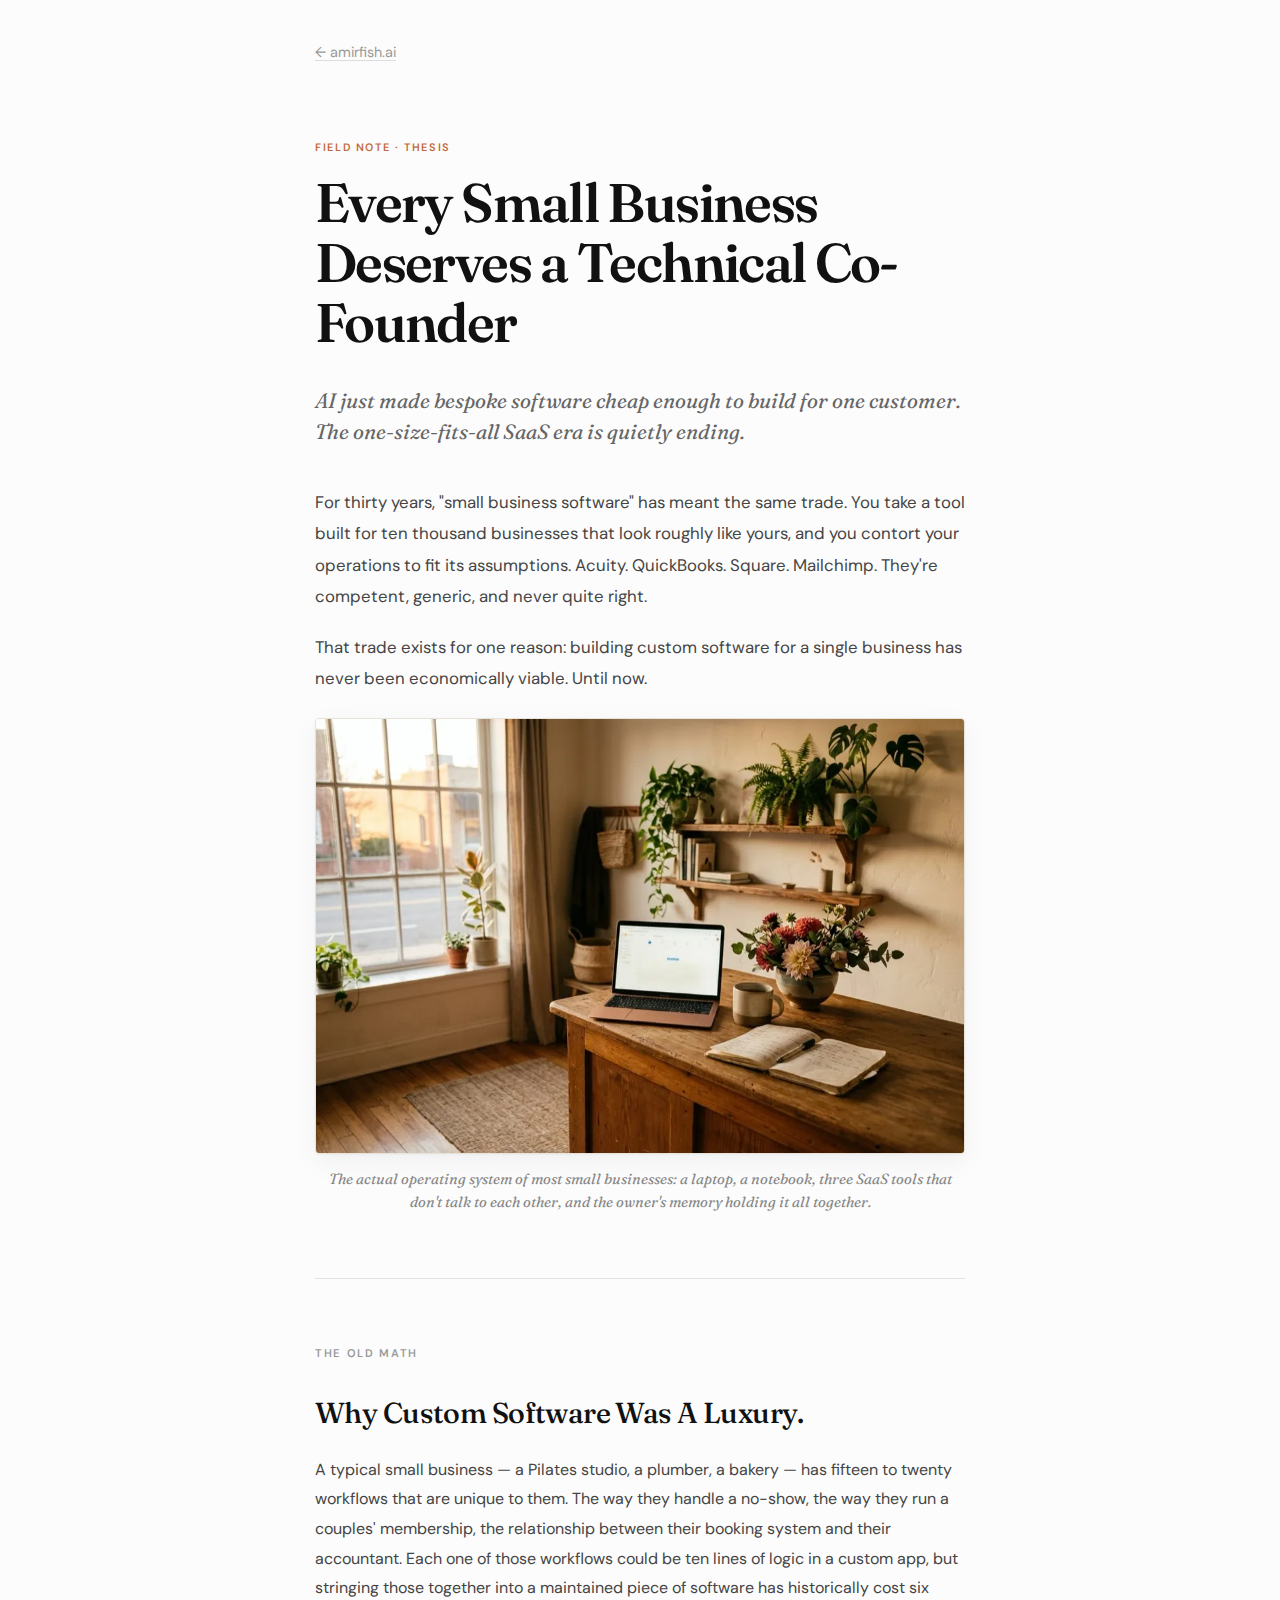
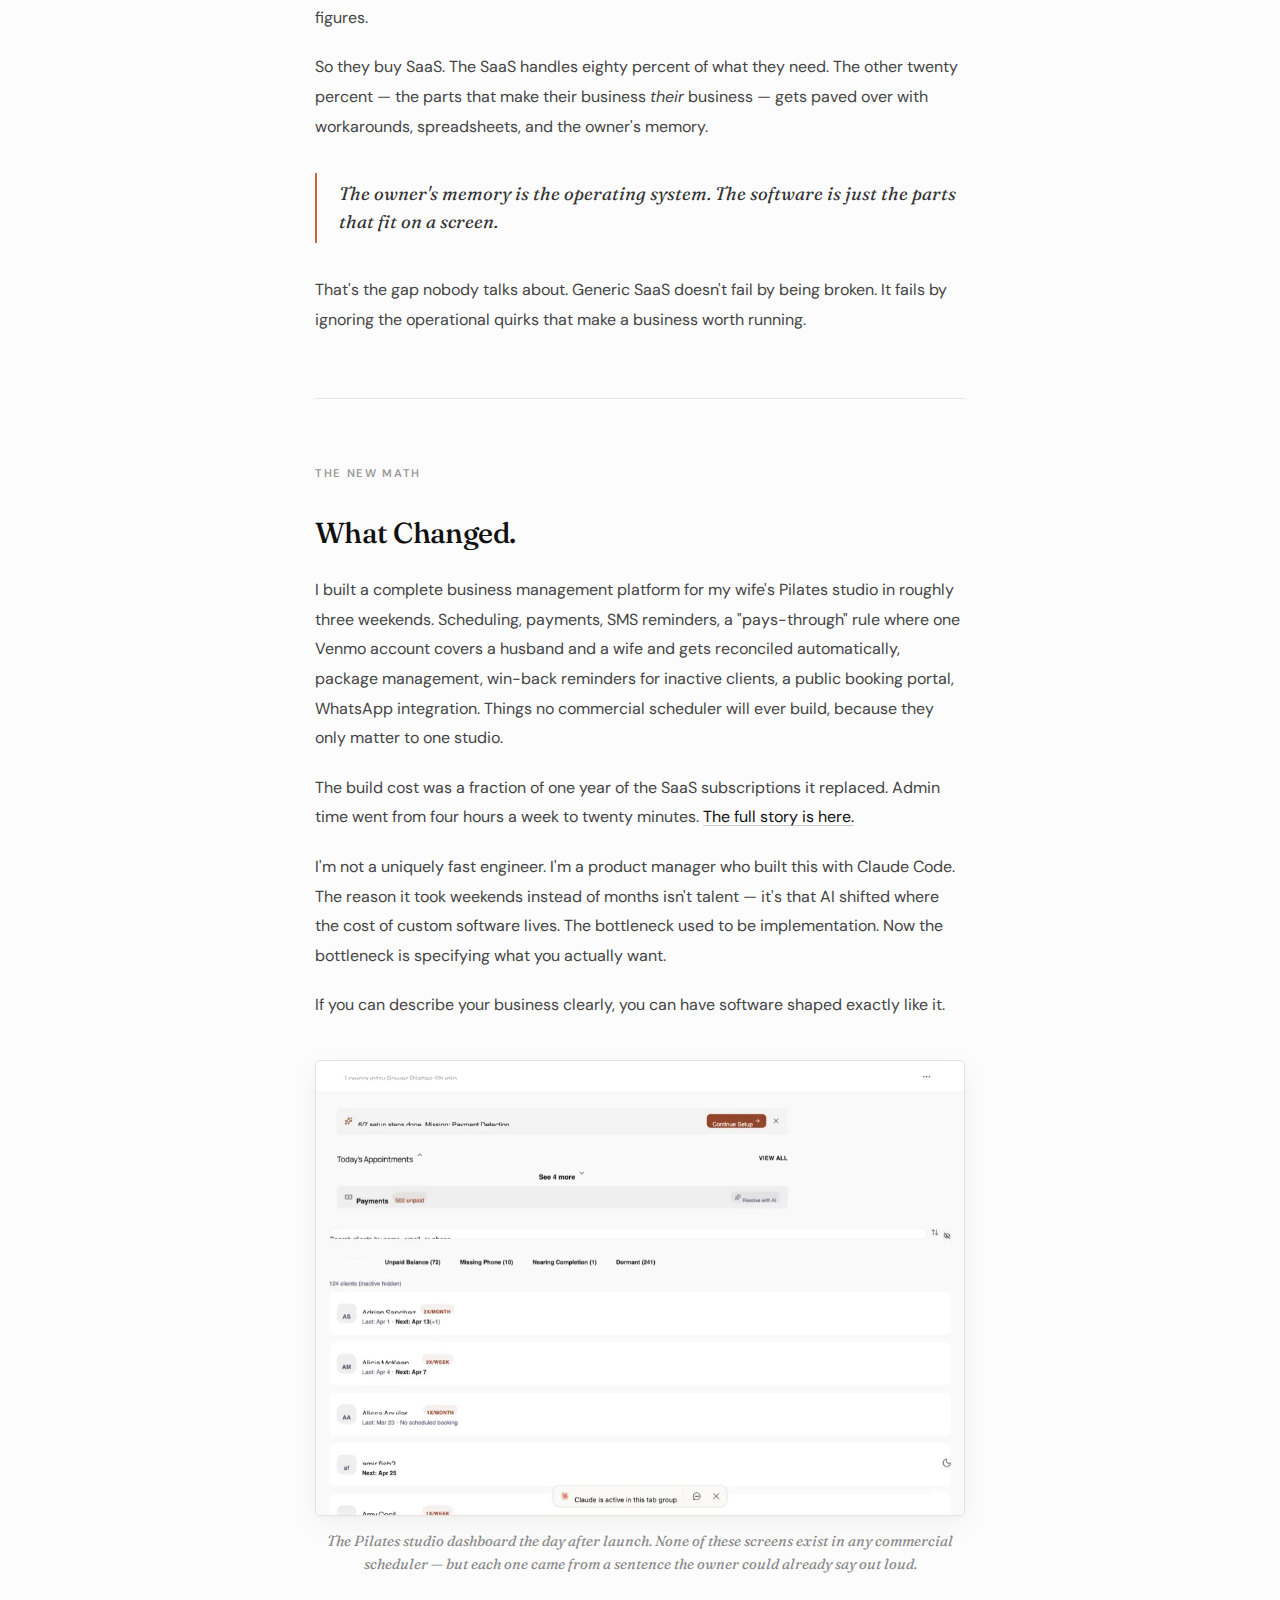
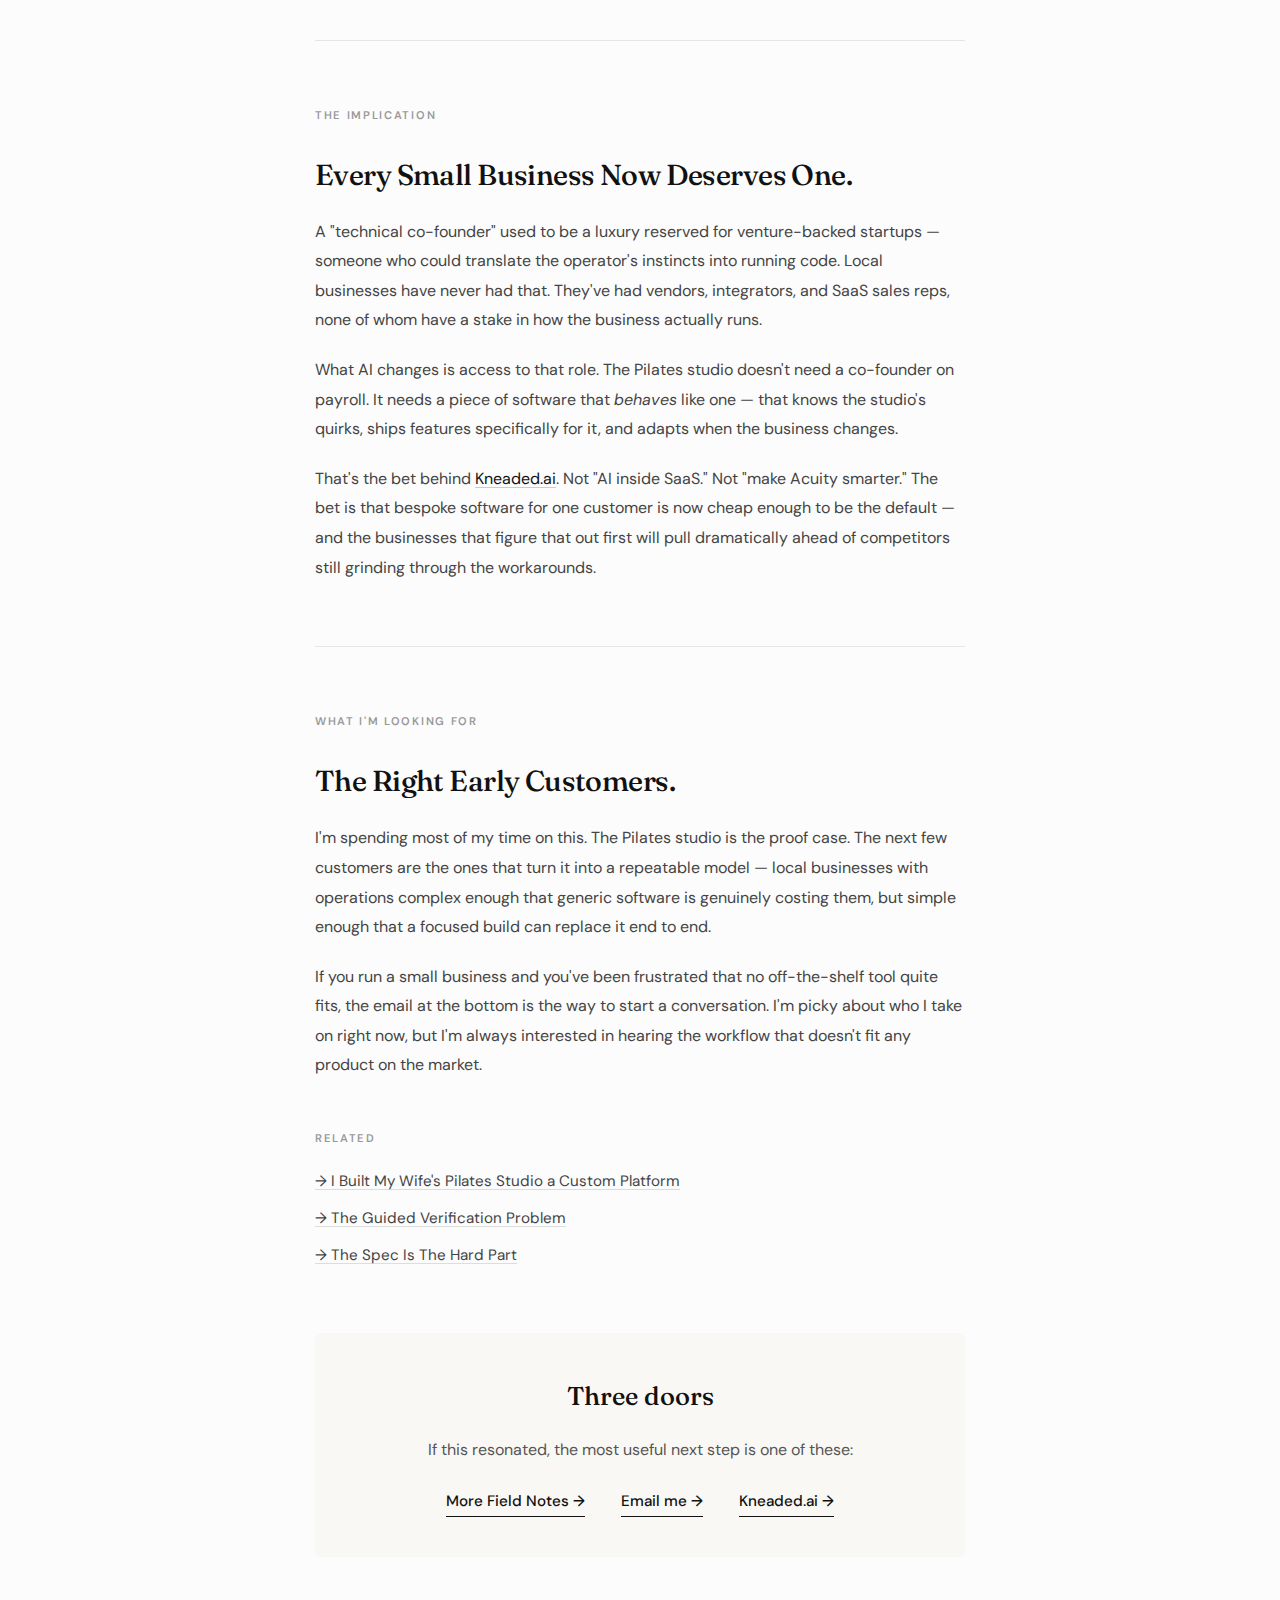
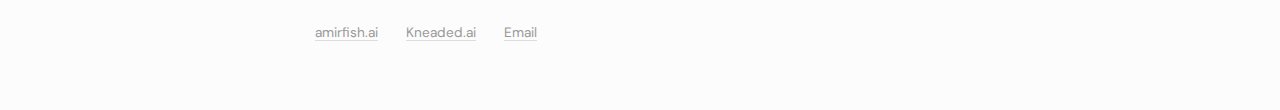
<file: small-business-cofounder.html>
<!DOCTYPE html>
<html lang="en">
<head>
    <meta charset="UTF-8">
    <meta name="viewport" content="width=device-width, initial-scale=1.0">
    <title>Every Small Business Deserves a Technical Co-Founder — Amir Fish</title>
    <meta name="description" content="AI makes bespoke software economically viable for the first time. The one-size-fits-all SaaS era is ending. The thesis behind Kneaded.ai.">
    <meta property="og:title" content="Every Small Business Deserves a Technical Co-Founder">
    <meta property="og:description" content="The shift isn't 'AI inside SaaS.' It's that custom software for one customer is finally cheap enough to ship.">
    <meta property="og:type" content="article">
    <meta property="og:url" content="https://amirfish.ai/small-business-cofounder">
    <meta name="twitter:card" content="summary_large_image">
    <link rel="preconnect" href="https://fonts.googleapis.com">
    <link rel="preconnect" href="https://fonts.gstatic.com" crossorigin>
    <link href="https://fonts.googleapis.com/css2?family=DM+Sans:ital,opsz,wght@0,9..40,300;0,9..40,400;0,9..40,500;0,9..40,600;0,9..40,700;1,9..40,400&family=Fraunces:ital,opsz,wght@0,9..144,300;0,9..144,400;0,9..144,600;0,9..144,700;1,9..144,400&family=JetBrains+Mono:wght@400;500&display=swap" rel="stylesheet">
    <style>
        *, *::before, *::after { box-sizing: border-box; margin: 0; padding: 0; }
        html { -webkit-font-smoothing: antialiased; -moz-osx-font-smoothing: grayscale; }
        body { font-family: 'DM Sans', -apple-system, sans-serif; font-size: 16px; line-height: 1.8; color: #111; background: #fcfcfc; padding: 0 1.5rem; }
        a { color: #111; text-decoration: underline; text-underline-offset: 3px; text-decoration-color: #ccc; }
        a:hover { text-decoration-color: #111; }
        .container { max-width: 650px; margin: 0 auto; }
        .top-nav { padding: 2.5rem 0 0; font-size: 0.9rem; color: #999; }
        .top-nav a { color: #999; text-decoration-color: #ddd; }
        .top-nav a:hover { color: #444; text-decoration-color: #999; }
        .hero { padding: 8vh 0 0; }
        .tag-eyebrow { font-family: 'DM Sans', sans-serif; font-size: 0.68rem; font-weight: 600; text-transform: uppercase; letter-spacing: 0.15em; color: #c2693a; margin-bottom: 1rem; display: block; }
        .hero h1 { font-family: 'Fraunces', Georgia, serif; font-size: clamp(2.4rem, 5.5vw, 3.4rem); font-weight: 600; letter-spacing: -0.03em; line-height: 1.1; margin-bottom: 2rem; }
        .hero .subtitle { font-family: 'Fraunces', Georgia, serif; font-size: 1.3rem; font-style: italic; color: #666; line-height: 1.5; margin-bottom: 2.5rem; }
        .hero p { font-size: 1.05rem; line-height: 1.85; color: #444; margin-bottom: 1.25rem; }
        hr { border: none; border-top: 1px solid #e5e5e5; margin: 4rem 0; }
        .section-label { font-family: 'DM Sans', sans-serif; font-size: 0.7rem; font-weight: 600; text-transform: uppercase; letter-spacing: 0.15em; color: #999; margin-bottom: 2rem; display: block; }
        section h2 { font-family: 'Fraunces', Georgia, serif; font-size: 1.8rem; font-weight: 500; letter-spacing: -0.02em; line-height: 1.25; margin-bottom: 1.5rem; }
        section h3.sub { font-family: 'Fraunces', Georgia, serif; font-size: 1.15rem; font-weight: 500; color: #333; margin: 2rem 0 0.75rem; }
        section p { font-size: 1rem; line-height: 1.85; color: #444; margin-bottom: 1.25rem; }
        section code { font-family: 'JetBrains Mono', monospace; font-size: 0.88rem; background: #f5f4f1; padding: 0.1rem 0.35rem; border-radius: 3px; color: #444; }
        .pullquote { border-left: 2px solid #c2693a; padding: 0.4rem 0 0.4rem 1.4rem; margin: 2rem 0; font-family: 'Fraunces', Georgia, serif; font-style: italic; font-size: 1.15rem; color: #333; line-height: 1.55; }
        .closing { background: #faf8f4; border-radius: 6px; padding: 2.5rem 2rem; margin: 4rem 0 2rem; text-align: center; }
        .closing h2 { font-family: 'Fraunces', Georgia, serif; font-size: 1.6rem; font-weight: 500; margin-bottom: 1rem; }
        .closing p { font-size: 1rem; color: #555; line-height: 1.7; margin-bottom: 1.5rem; }
        .closing .cta { display: inline-block; font-size: 0.95rem; font-weight: 500; color: #111; text-decoration: none; border-bottom: 1.5px solid #111; padding-bottom: 1px; margin: 0 1rem; }
        .closing .cta:hover { opacity: 0.6; }
        .related { margin: 3rem 0; }
        .related .section-label { margin-bottom: 1.25rem; }
        .related a { display: block; color: #444; text-decoration-color: #ddd; margin-bottom: 0.6rem; font-size: 0.95rem; }
        footer { margin-top: 4rem; padding-bottom: 4rem; font-size: 0.85rem; color: #bbb; }
        footer a { color: #999; text-decoration-color: #ddd; margin-right: 1.5rem; }
        footer a:hover { text-decoration-color: #999; }
        figure { margin: 2.5rem 0; }
        figure img { display: block; width: 100%; height: auto; border-radius: 4px; border: 1px solid #e8e3d8; box-shadow: 0 1px 2px rgba(20, 14, 8, 0.03), 0 8px 28px rgba(20, 14, 8, 0.05); }
        figure figcaption { font-family: 'Fraunces', Georgia, serif; font-style: italic; font-size: 0.92rem; color: #888; line-height: 1.55; margin-top: 0.85rem; text-align: center; padding: 0 0.5rem; }
        figure.hero-figure { margin: 1.5rem 0 0; }
        @media (max-width: 500px) {
            .hero { padding-top: 5vh; }
            .hero h1 { font-size: 2rem; }
            .hero .subtitle { font-size: 1.1rem; }
            .closing { padding: 2rem 1.4rem; }
            .closing .cta { display: block; margin: 0.5rem 0; }
            figure { margin: 2rem 0; }
        }
    </style>
</head>
<body>
    <div class="container">

        <nav class="top-nav">
            <a href="/">← amirfish.ai</a>
        </nav>

        <section class="hero">
            <span class="tag-eyebrow">Field Note · Thesis</span>
            <h1>Every Small Business Deserves a Technical Co-Founder</h1>
            <p class="subtitle">AI just made bespoke software cheap enough to build for one customer. The one-size-fits-all SaaS era is quietly ending.</p>
            <p>For thirty years, "small business software" has meant the same trade. You take a tool built for ten thousand businesses that look roughly like yours, and you contort your operations to fit its assumptions. Acuity. QuickBooks. Square. Mailchimp. They're competent, generic, and never quite right.</p>
            <p>That trade exists for one reason: building custom software for a single business has never been economically viable. Until now.</p>

            <figure class="hero-figure">
                <img src="/images/small-business-counter-1x.webp"
                     srcset="/images/small-business-counter-1x.webp 1x, /images/small-business-counter-2x.webp 2x"
                     alt="The unmanned front counter of a small studio at golden hour: a laptop showing a calendar, a notebook and pen, a mug of tea, fresh flowers in a small vase, plants on shelves in the background."
                     loading="eager">
                <figcaption>The actual operating system of most small businesses: a laptop, a notebook, three SaaS tools that don't talk to each other, and the owner's memory holding it all together.</figcaption>
            </figure>
        </section>

        <hr>

        <section>
            <span class="section-label">The Old Math</span>
            <h2>Why Custom Software Was A Luxury.</h2>

            <p>A typical small business — a Pilates studio, a plumber, a bakery — has fifteen to twenty workflows that are unique to them. The way they handle a no-show, the way they run a couples' membership, the relationship between their booking system and their accountant. Each one of those workflows could be ten lines of logic in a custom app, but stringing those together into a maintained piece of software has historically cost six figures.</p>

            <p>So they buy SaaS. The SaaS handles eighty percent of what they need. The other twenty percent — the parts that make their business <em>their</em> business — gets paved over with workarounds, spreadsheets, and the owner's memory.</p>

            <div class="pullquote">The owner's memory <em>is</em> the operating system. The software is just the parts that fit on a screen.</div>

            <p>That's the gap nobody talks about. Generic SaaS doesn't fail by being broken. It fails by ignoring the operational quirks that make a business worth running.</p>
        </section>

        <hr>

        <section>
            <span class="section-label">The New Math</span>
            <h2>What Changed.</h2>

            <p>I built a complete business management platform for my wife's Pilates studio in roughly three weekends. Scheduling, payments, SMS reminders, a "pays-through" rule where one Venmo account covers a husband and a wife and gets reconciled automatically, package management, win-back reminders for inactive clients, a public booking portal, WhatsApp integration. Things no commercial scheduler will ever build, because they only matter to one studio.</p>

            <p>The build cost was a fraction of one year of the SaaS subscriptions it replaced. Admin time went from four hours a week to twenty minutes. <a href="/pilates">The full story is here.</a></p>

            <p>I'm not a uniquely fast engineer. I'm a product manager who built this with Claude Code. The reason it took weekends instead of months isn't talent — it's that AI shifted where the cost of custom software lives. The bottleneck used to be implementation. Now the bottleneck is specifying what you actually want.</p>

            <p>If you can describe your business clearly, you can have software shaped exactly like it.</p>

            <figure>
                <img src="/images/bym-dashboard-1x.webp"
                     srcset="/images/bym-dashboard-1x.webp 1x, /images/bym-dashboard-2x.webp 2x"
                     alt="The Pilates studio admin dashboard, with today's appointments, a payments row showing 502 unpaid line items with a 'Resolve with AI' button, and a client list ordered by how often each one books."
                     loading="lazy">
                <figcaption>The Pilates studio dashboard the day after launch. None of these screens exist in any commercial scheduler — but each one came from a sentence the owner could already say out loud.</figcaption>
            </figure>
        </section>

        <hr>

        <section>
            <span class="section-label">The Implication</span>
            <h2>Every Small Business Now Deserves One.</h2>

            <p>A "technical co-founder" used to be a luxury reserved for venture-backed startups — someone who could translate the operator's instincts into running code. Local businesses have never had that. They've had vendors, integrators, and SaaS sales reps, none of whom have a stake in how the business actually runs.</p>

            <p>What AI changes is access to that role. The Pilates studio doesn't need a co-founder on payroll. It needs a piece of software that <em>behaves</em> like one — that knows the studio's quirks, ships features specifically for it, and adapts when the business changes.</p>

            <p>That's the bet behind <a href="https://kneaded.ai">Kneaded.ai</a>. Not "AI inside SaaS." Not "make Acuity smarter." The bet is that bespoke software for one customer is now cheap enough to be the default — and the businesses that figure that out first will pull dramatically ahead of competitors still grinding through the workarounds.</p>
        </section>

        <hr>

        <section>
            <span class="section-label">What I'm Looking For</span>
            <h2>The Right Early Customers.</h2>

            <p>I'm spending most of my time on this. The Pilates studio is the proof case. The next few customers are the ones that turn it into a repeatable model — local businesses with operations complex enough that generic software is genuinely costing them, but simple enough that a focused build can replace it end to end.</p>

            <p>If you run a small business and you've been frustrated that no off-the-shelf tool quite fits, the email at the bottom is the way to start a conversation. I'm picky about who I take on right now, but I'm always interested in hearing the workflow that doesn't fit any product on the market.</p>
        </section>

        <div class="related">
            <span class="section-label">Related</span>
            <a href="/pilates">→ I Built My Wife's Pilates Studio a Custom Platform</a>
            <a href="/guided-verification">→ The Guided Verification Problem</a>
            <a href="/spec-is-the-hard-part">→ The Spec Is The Hard Part</a>
        </div>

        <div class="closing">
            <h2>Three doors</h2>
            <p>If this resonated, the most useful next step is one of these:</p>
            <a href="/" class="cta">More Field Notes →</a>
            <a href="mailto:amir@amirfish.com" class="cta">Email me →</a>
            <a href="https://kneaded.ai" target="_blank" class="cta">Kneaded.ai →</a>
        </div>

        <footer>
            <a href="/">amirfish.ai</a>
            <a href="https://kneaded.ai" target="_blank">Kneaded.ai</a>
            <a href="mailto:amir@amirfish.com">Email</a>
        </footer>

    </div>
</body>
</html>
</file>
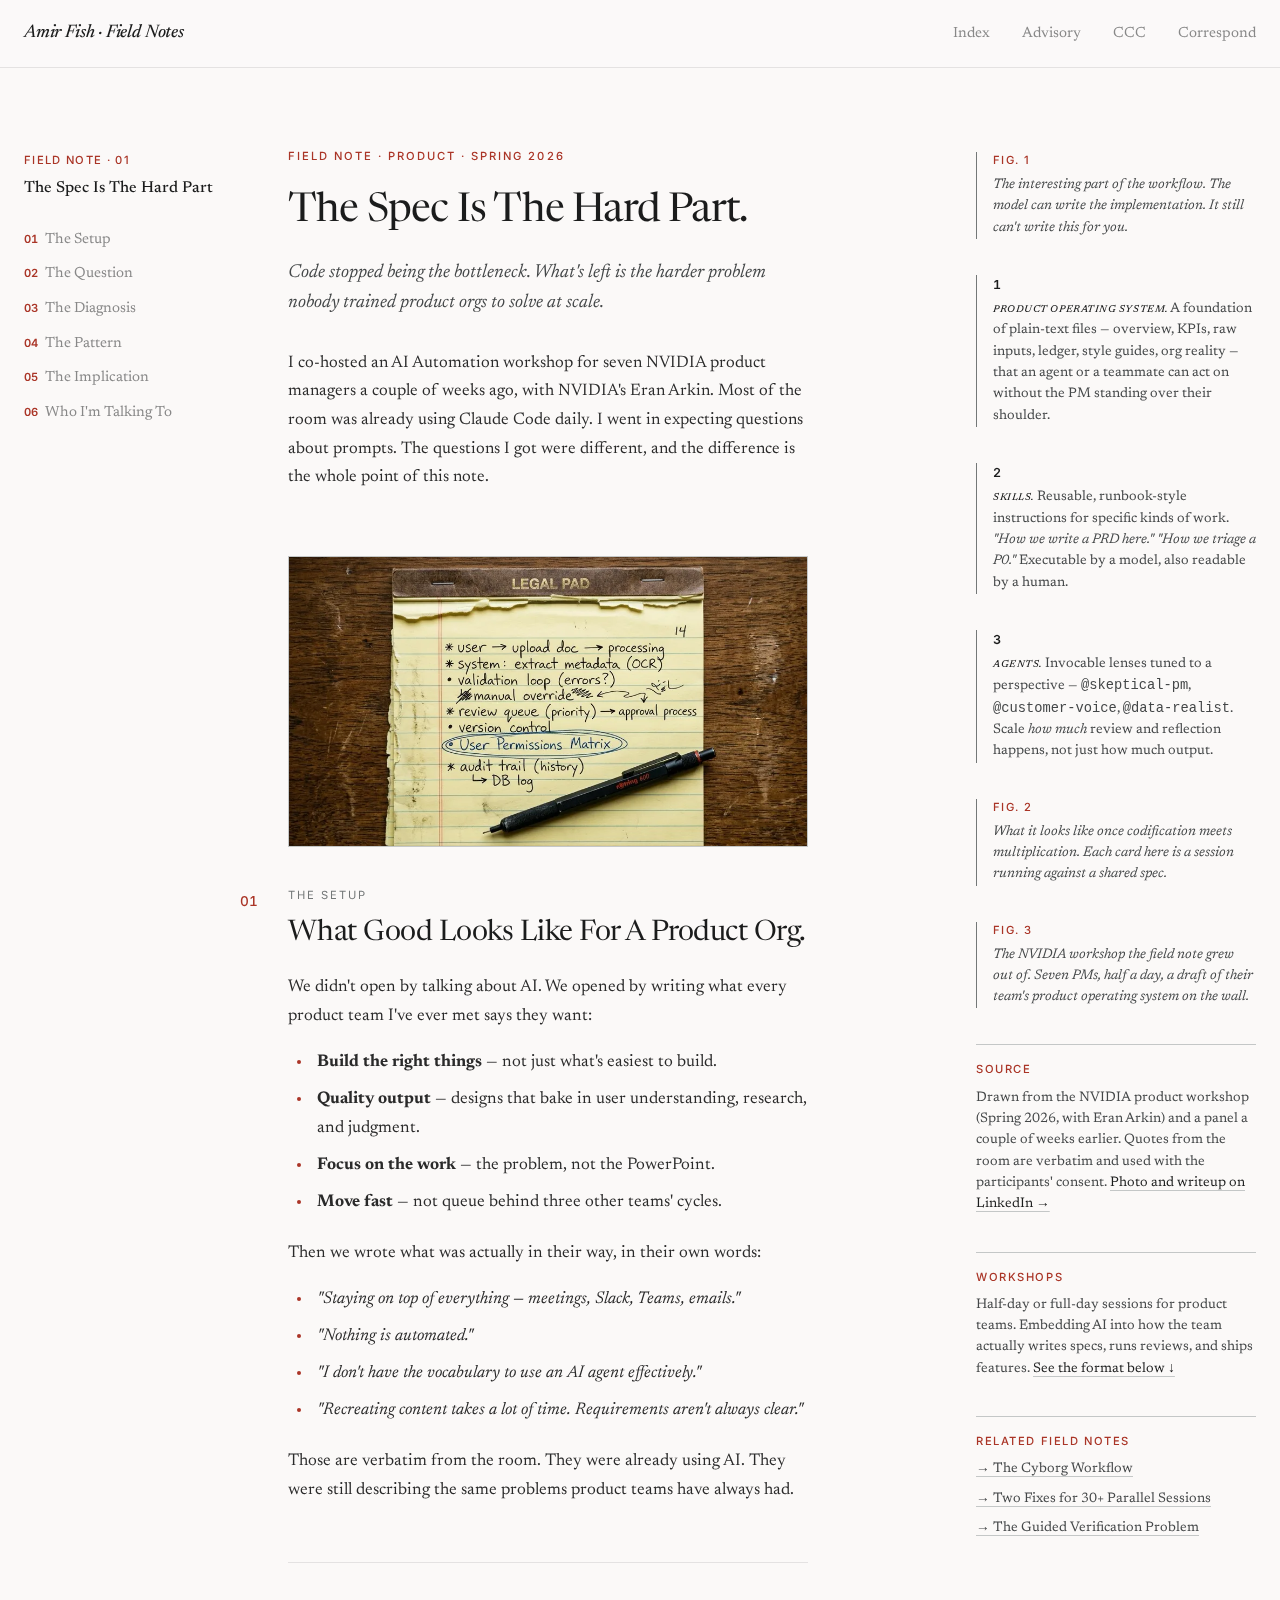
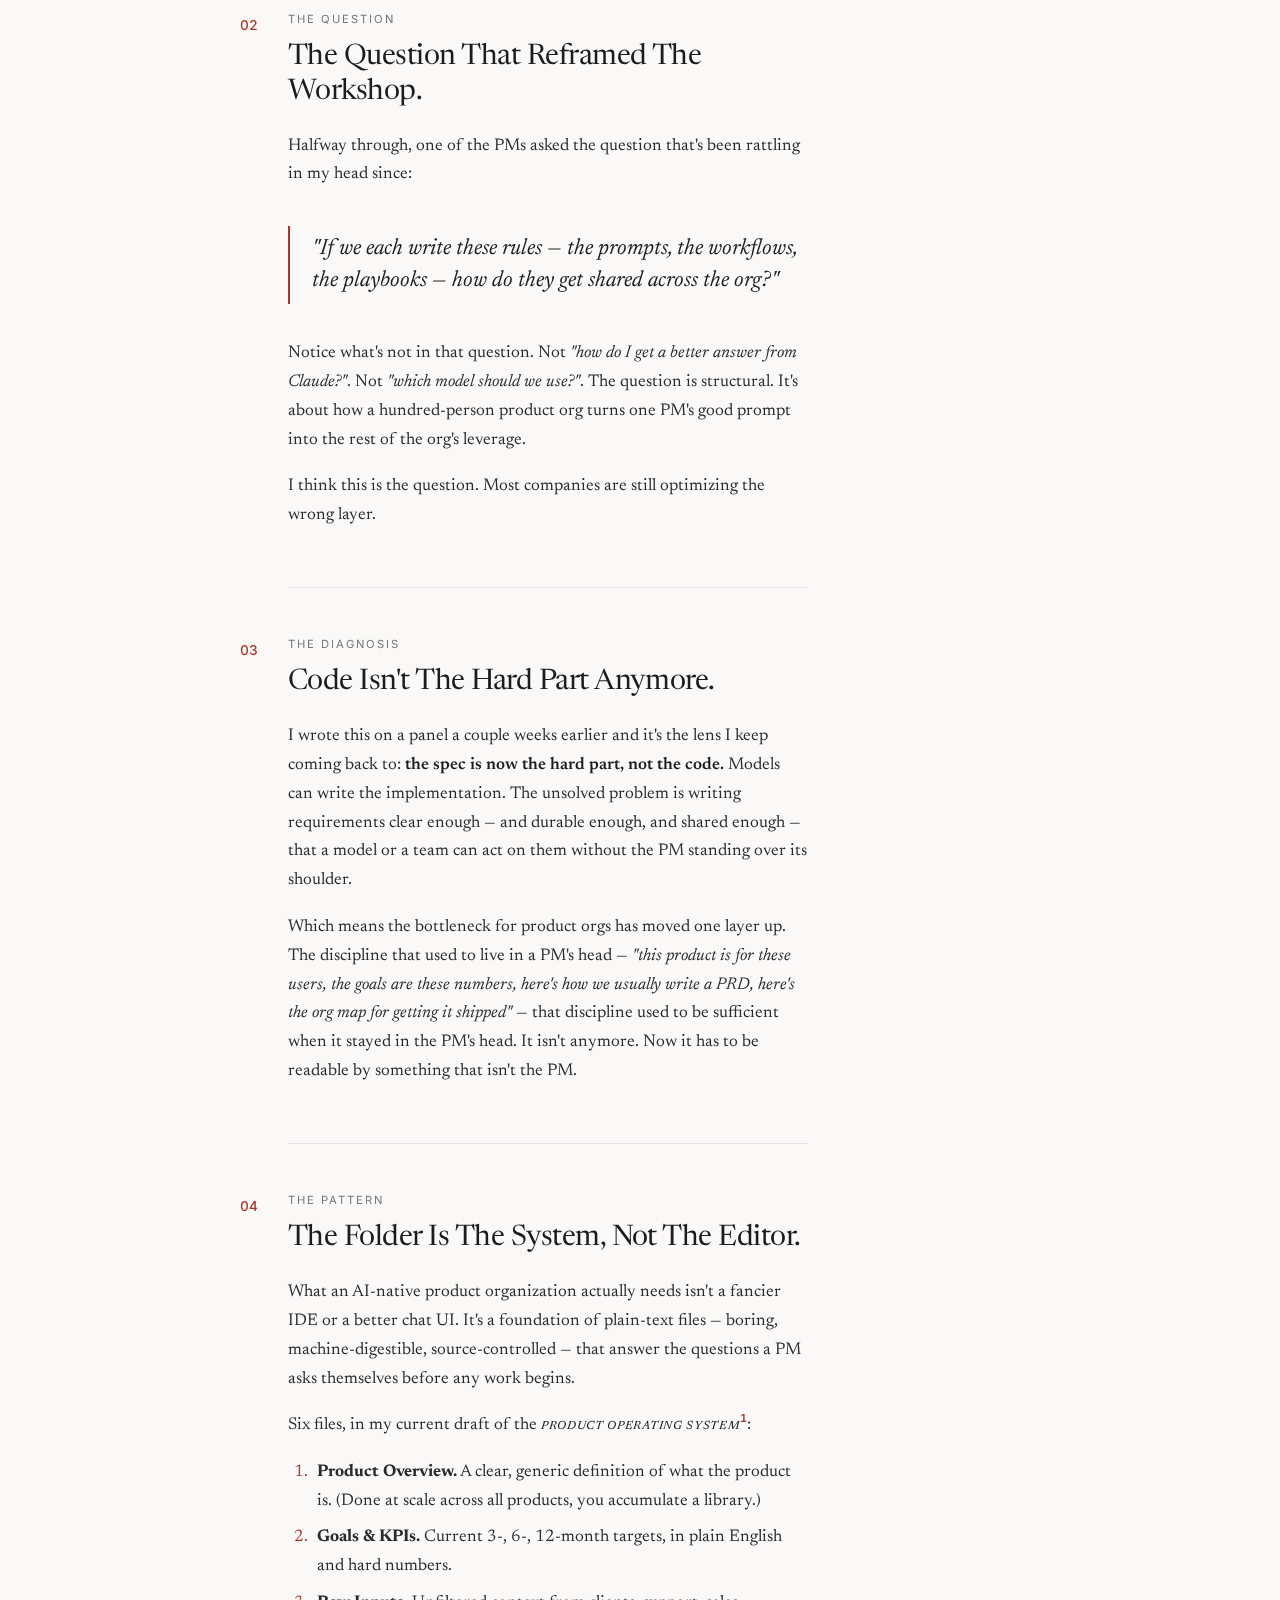
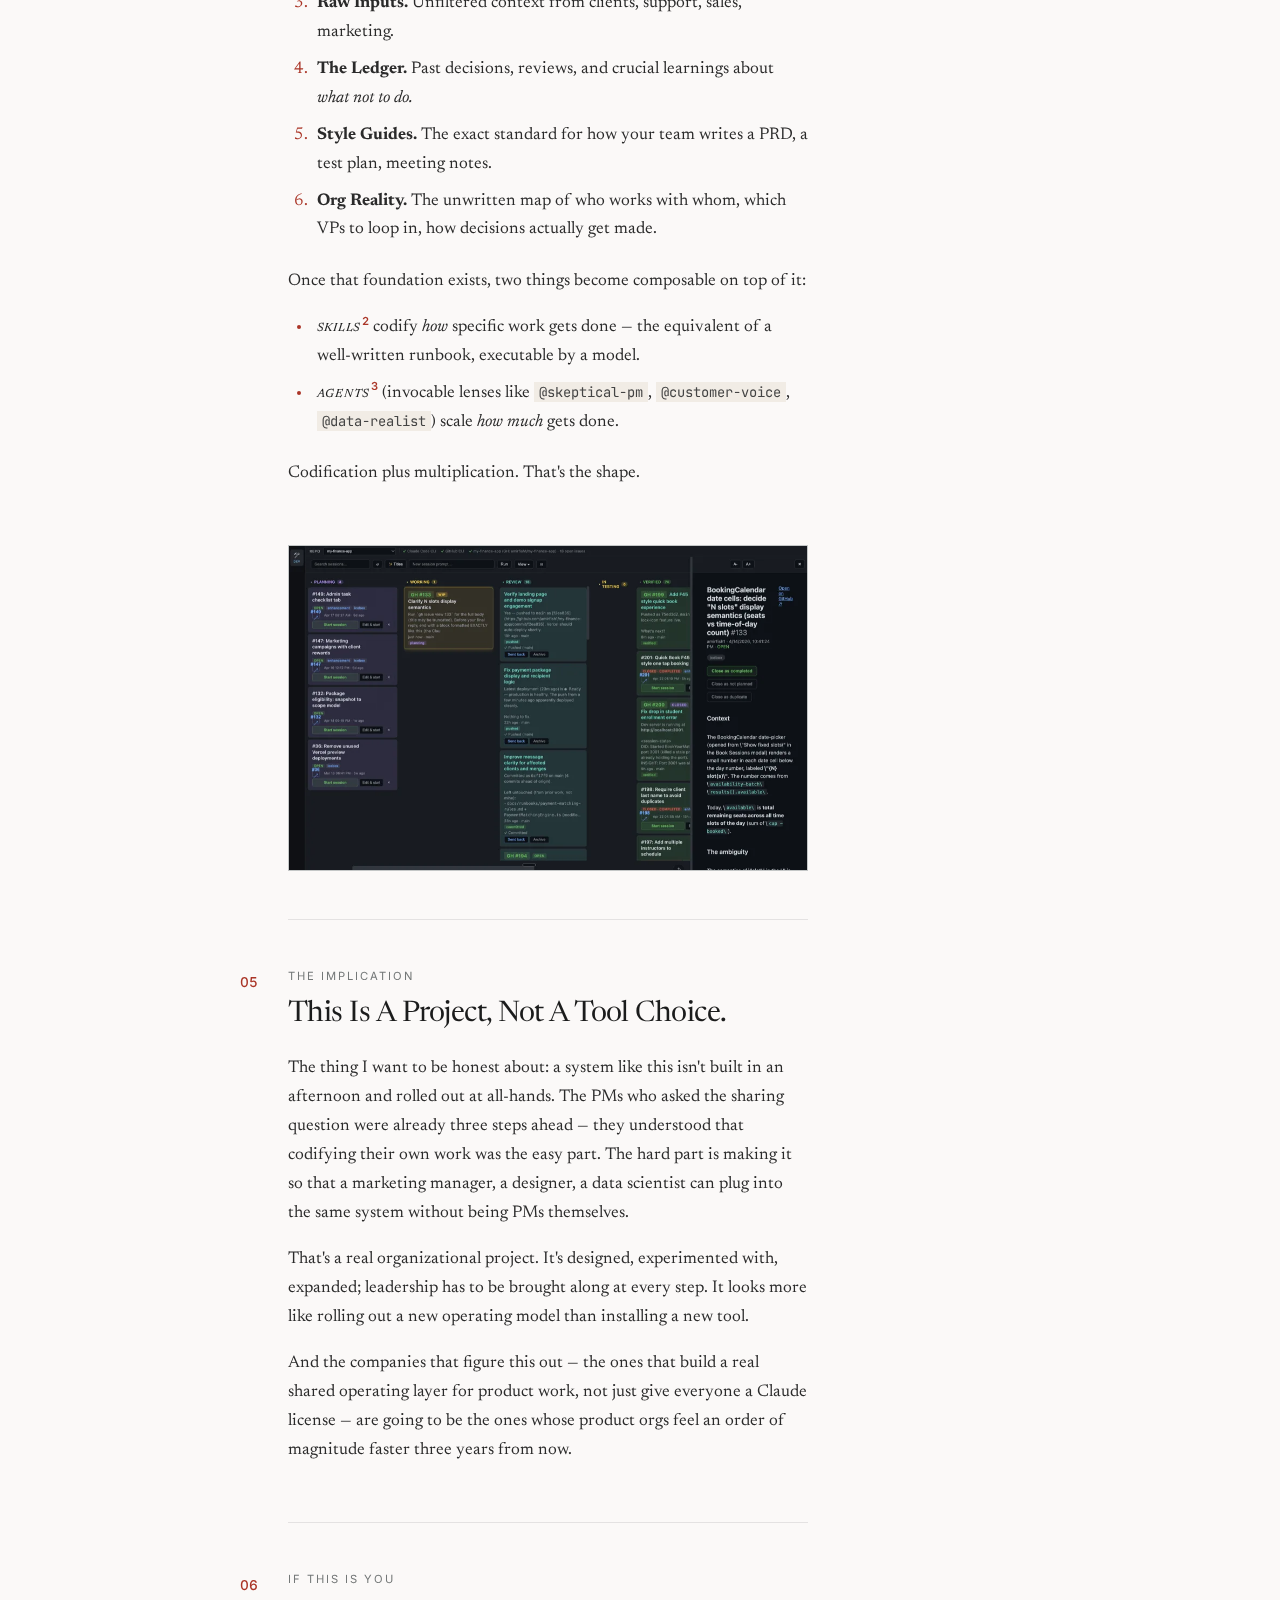
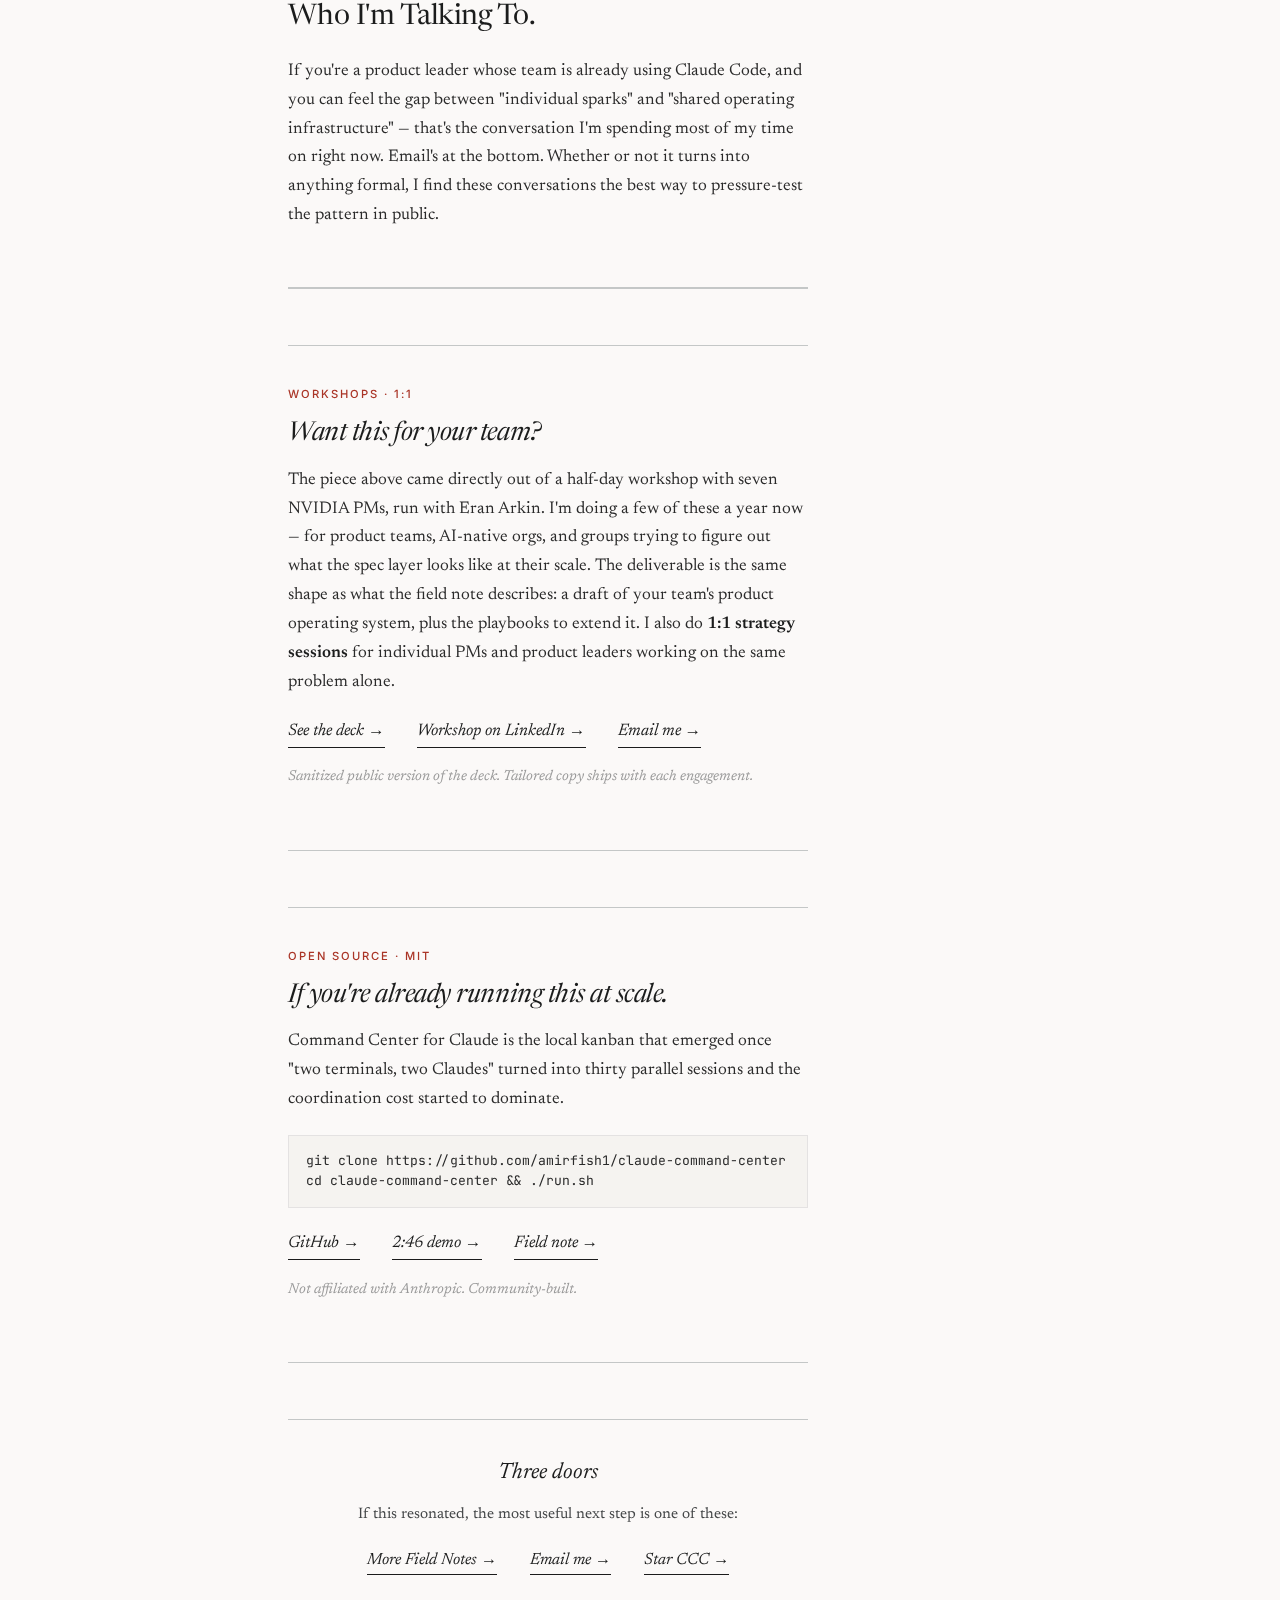
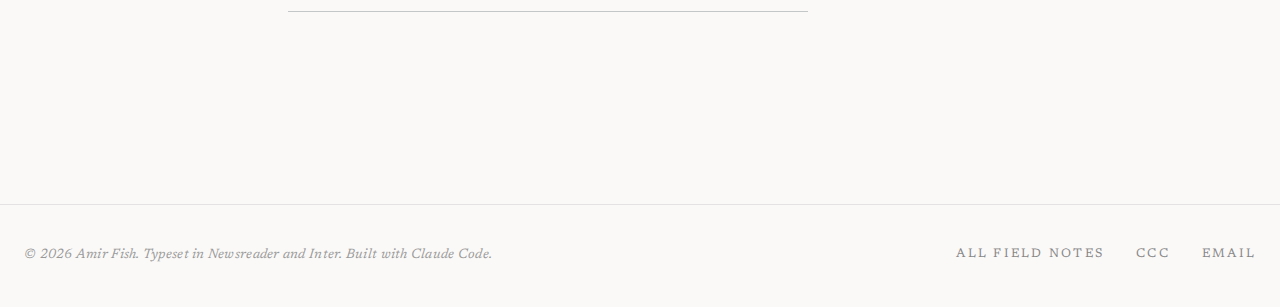
<file: spec-is-the-hard-part.html>
<!DOCTYPE html>
<html lang="en">
<head>
    <meta charset="UTF-8">
    <meta name="viewport" content="width=device-width, initial-scale=1.0">
    <title>The Spec Is The Hard Part — Amir Fish</title>
    <meta name="description" content="Code stopped being the bottleneck. What's left is the harder problem product orgs weren't trained to solve at scale. Notes from a workshop with seven NVIDIA PMs.">
    <meta property="og:title" content="The Spec Is The Hard Part">
    <meta property="og:description" content="If models can write the implementation, what does an AI-native product organization need? Six plain-text files. Two composable layers. Codification plus multiplication.">
    <meta property="og:type" content="article">
    <meta property="og:url" content="https://amirfish.ai/spec-is-the-hard-part">
    <meta name="twitter:card" content="summary_large_image">
    <link rel="preconnect" href="https://fonts.googleapis.com">
    <link rel="preconnect" href="https://fonts.gstatic.com" crossorigin>
    <link href="https://fonts.googleapis.com/css2?family=Newsreader:ital,opsz,wght@0,6..72,300..700;1,6..72,300..700&family=Inter:wght@400;500;600&family=JetBrains+Mono:wght@400;500&display=swap" rel="stylesheet">
    <style>
        *, *::before, *::after { box-sizing: border-box; margin: 0; padding: 0; }
        html { -webkit-font-smoothing: antialiased; -moz-osx-font-smoothing: grayscale; }
        :root { --paper: #fbf9f8; --ink: #1b1c1c; --ink-soft: #2a2a2a; --ink-mute: #444748; --rule: #c4c7c7; --rule-soft: #e4e2e2; --rule-strong: #747878; --accent: #aa3527; --accent-soft: #c4583f; }
        body { font-family: 'Newsreader', Georgia, serif; font-size: 17px; line-height: 1.6; color: var(--ink); background: var(--paper); font-feature-settings: "kern", "liga", "onum"; }
        a { color: var(--ink); text-decoration: underline; text-underline-offset: 4px; text-decoration-color: var(--rule); text-decoration-thickness: 0.5px; transition: color 0.15s, text-decoration-color 0.15s; }
        a:hover { color: var(--accent); text-decoration-color: var(--accent); text-decoration-thickness: 1px; }
        ::selection { background: #ffdad4; color: #410000; }
        .top-bar { border-bottom: 0.5px solid var(--rule-soft); background: rgba(251,249,248,0.92); backdrop-filter: blur(6px); position: sticky; top: 0; z-index: 50; }
        .top-bar-inner { max-width: 1280px; margin: 0 auto; padding: 1.1rem 1.5rem; display: flex; justify-content: space-between; align-items: baseline; gap: 2rem; }
        .top-bar .wordmark { font-family: 'Newsreader', Georgia, serif; font-style: italic; font-weight: 500; font-size: 1.15rem; letter-spacing: -0.01em; color: var(--ink); text-decoration: none; }
        .top-bar nav { font-family: 'Newsreader', Georgia, serif; font-size: 0.92rem; display: flex; gap: 2rem; }
        .top-bar nav a { color: #888; text-decoration: none; border-bottom: 2px solid transparent; padding-bottom: 0.12rem; }
        .top-bar nav a.active { color: var(--ink); border-bottom-color: var(--ink); }
        .top-bar nav a:hover { color: var(--ink); }
        .page { max-width: 1280px; margin: 0 auto; padding: 0 1.5rem; display: grid; grid-template-columns: 200px minmax(0, 1fr) 280px; column-gap: 64px; align-items: start; }
        .left-rail { position: sticky; top: 4.5rem; padding-top: 5rem; font-size: 0.92rem; }
        .left-rail .label { font-family: 'Inter', sans-serif; font-size: 0.7rem; text-transform: uppercase; letter-spacing: 0.12em; font-weight: 500; color: var(--accent); margin-bottom: 0.4rem; display: block; }
        .left-rail .context-title { font-family: 'Newsreader', Georgia, serif; font-weight: 500; color: var(--ink); font-size: 1rem; margin-bottom: 1.6rem; }
        .left-rail .toc { display: flex; flex-direction: column; gap: 0.7rem; list-style: none; }
        .left-rail .toc a { font-family: 'Newsreader', Georgia, serif; font-size: 0.92rem; color: #888; text-decoration: none; line-height: 1.4; }
        .left-rail .toc a:hover { color: var(--ink); }
        .left-rail .toc-num { font-family: 'Inter', sans-serif; font-size: 0.7rem; color: var(--accent); font-weight: 600; margin-right: 0.45rem; font-variant-numeric: tabular-nums; }
        main { max-width: 520px; padding: 5rem 0 6rem; position: relative; }
        .hero { margin-bottom: 4rem; }
        .hero .eyebrow { font-family: 'Inter', sans-serif; font-size: 0.7rem; letter-spacing: 0.18em; text-transform: uppercase; font-weight: 500; color: var(--accent); margin-bottom: 1.5rem; display: block; }
        .hero h1 { font-family: 'Newsreader', Georgia, serif; font-size: 2.5rem; font-weight: 400; font-variation-settings: "opsz" 72; letter-spacing: -0.02em; line-height: 1.12; color: var(--ink); margin-bottom: 1.5rem; }
        .hero .subtitle { font-family: 'Newsreader', Georgia, serif; font-style: italic; font-weight: 400; font-size: 1.18rem; line-height: 1.55; color: var(--ink-mute); margin-bottom: 2rem; }
        .hero p { font-size: 1.05rem; line-height: 1.7; color: var(--ink-soft); margin-bottom: 1rem; }
        section.essay-section { margin-bottom: 3.5rem; position: relative; }
        section.essay-section .section-number { font-family: 'Inter', sans-serif; font-size: 0.85rem; font-weight: 500; color: var(--accent); font-variant-numeric: tabular-nums; position: absolute; left: -3rem; top: 0.25rem; user-select: none; }
        section.essay-section .section-date { font-family: 'Inter', sans-serif; font-size: 0.7rem; text-transform: uppercase; letter-spacing: 0.18em; color: var(--rule-strong); margin-bottom: 0.75rem; display: block; }
        section.essay-section h2 { font-family: 'Newsreader', Georgia, serif; font-size: 1.8rem; font-weight: 400; font-variation-settings: "opsz" 60; letter-spacing: -0.018em; line-height: 1.2; color: var(--ink); margin-bottom: 1.4rem; }
        main p { font-size: 1.0625rem; line-height: 1.7; color: var(--ink-soft); margin-bottom: 1.1rem; }
        main p strong { font-weight: 600; color: var(--ink); }
        main em, main i { font-style: italic; }
        .term { font-family: 'Newsreader', Georgia, serif; font-style: italic; font-variant: all-small-caps; letter-spacing: 0.04em; color: var(--ink); font-weight: 500; }
        sup.cite { font-family: 'Inter', sans-serif; font-size: 0.65em; color: var(--accent); font-weight: 600; margin-left: 1px; font-variant-numeric: tabular-nums; line-height: 0; cursor: default; }
        main ol, main ul { margin: 0.5rem 0 1.4rem 1.5rem; color: var(--ink-soft); }
        main ol li, main ul li { margin-bottom: 0.5rem; font-size: 1.0625rem; line-height: 1.7; padding-left: 0.3rem; }
        main ol li::marker { font-variant-numeric: oldstyle-nums; color: var(--accent); }
        main ul li::marker { color: var(--accent); }
        .pullquote { font-family: 'Newsreader', Georgia, serif; font-style: italic; font-weight: 400; font-size: 1.4rem; line-height: 1.45; color: var(--ink); border-left: 2px solid var(--accent); padding: 0.4rem 0 0.4rem 1.4rem; margin: 2.25rem 0; }
        main code { font-family: 'JetBrains Mono', monospace; font-size: 0.86rem; background: #f1ece5; padding: 0.06rem 0.32rem; color: #444; }
        figure.fig { margin: 2.5rem 0; }
        figure.fig img { display: block; width: 100%; height: auto; border: 0.5px solid var(--rule); }
        figure.fig figcaption { display: none; }
        hr.divider { border: none; border-top: 0.5px solid var(--rule-soft); margin: 3rem 0; }
        .right-rail { position: sticky; top: 4.5rem; padding-top: 5rem; display: flex; flex-direction: column; gap: 2.25rem; }
        .marginalia { border-left: 0.5px solid var(--rule-strong); padding-left: 1rem; font-size: 0.86rem; line-height: 1.55; color: var(--ink-mute); }
        .marginalia .num { font-family: 'Inter', sans-serif; font-size: 0.78rem; font-weight: 600; color: var(--ink); margin-bottom: 0.3rem; display: block; font-variant-numeric: tabular-nums; }
        .marginalia .term { font-style: italic; font-variant: all-small-caps; letter-spacing: 0.04em; color: var(--ink); font-weight: 500; }
        .marginalia em { font-style: italic; }
        .marginalia .fig-num { font-family: 'Inter', sans-serif; font-size: 0.7rem; text-transform: uppercase; letter-spacing: 0.12em; color: var(--accent); font-weight: 500; margin-bottom: 0.35rem; display: block; }
        .marginalia.section-block { border-left: none; padding-left: 0; border-top: 0.5px solid var(--rule); padding-top: 1rem; }
        .marginalia.section-block .heading { font-family: 'Inter', sans-serif; font-size: 0.7rem; text-transform: uppercase; letter-spacing: 0.14em; color: var(--accent); font-weight: 500; margin-bottom: 0.55rem; display: block; }
        .marginalia.section-block ul { list-style: none; margin: 0; padding: 0; }
        .marginalia.section-block ul li { margin-bottom: 0.5rem; font-size: 0.86rem; }
        .marginalia.section-block ul li a { text-decoration: none; border-bottom: 0.5px solid var(--rule); color: var(--ink-mute); }
        .marginalia.section-block ul li a:hover { border-bottom-color: var(--accent); color: var(--accent); }
        .cta-block { margin: 3.5rem 0; padding: 2.5rem 0; border-top: 0.5px solid var(--rule); border-bottom: 0.5px solid var(--rule); }
        .cta-block .eyebrow { font-family: 'Inter', sans-serif; font-size: 0.7rem; text-transform: uppercase; letter-spacing: 0.18em; font-weight: 500; color: var(--accent); margin-bottom: 0.9rem; display: block; }
        .cta-block h3 { font-family: 'Newsreader', Georgia, serif; font-style: italic; font-weight: 400; font-variation-settings: "opsz" 60; font-size: 1.65rem; letter-spacing: -0.018em; line-height: 1.22; color: var(--ink); margin-bottom: 1rem; }
        .cta-block p { font-size: 1.0625rem; line-height: 1.7; color: var(--ink-soft); margin-bottom: 1.25rem; }
        .cta-block pre { font-family: 'JetBrains Mono', monospace; font-size: 0.82rem; line-height: 1.55; background: #f5f3f0; padding: 0.95rem 1.05rem; border: 0.5px solid var(--rule-soft); color: var(--ink-soft); overflow-x: auto; margin-bottom: 1.4rem; white-space: pre-wrap; word-break: break-word; }
        .cta-block .cta-links { display: flex; gap: 1.6rem 2rem; flex-wrap: wrap; }
        .cta-block .cta-links a { font-family: 'Newsreader', Georgia, serif; font-style: italic; font-size: 1.05rem; color: var(--ink); text-decoration: none; border-bottom: 1px solid var(--ink); padding-bottom: 2px; }
        .cta-block .cta-links a:hover { color: var(--accent); border-bottom-color: var(--accent); }
        .cta-block .meta-line { font-family: 'Newsreader', Georgia, serif; font-style: italic; font-size: 0.9rem; color: #999; margin-top: 1.1rem; }
        .closing { margin: 3.5rem 0 2rem; padding: 2.25rem 0; border-top: 0.5px solid var(--rule); border-bottom: 0.5px solid var(--rule); text-align: center; }
        .closing h3 { font-family: 'Newsreader', Georgia, serif; font-style: italic; font-weight: 400; font-size: 1.4rem; margin-bottom: 0.6rem; color: var(--ink); }
        .closing p { font-size: 0.95rem; color: var(--ink-mute); margin-bottom: 1.2rem; }
        .closing .cta { display: inline-block; font-family: 'Newsreader', Georgia, serif; font-style: italic; font-size: 1.02rem; color: var(--ink); text-decoration: none; border-bottom: 1px solid var(--ink); padding-bottom: 1px; margin: 0 0.9rem; }
        .closing .cta:hover { color: var(--accent); border-bottom-color: var(--accent); }
        footer { border-top: 0.5px solid var(--rule-soft); margin-top: 4rem; }
        .footer-inner { max-width: 1280px; margin: 0 auto; padding: 2.5rem 1.5rem; display: flex; justify-content: space-between; flex-wrap: wrap; gap: 1.5rem; font-family: 'Newsreader', Georgia, serif; font-size: 0.78rem; text-transform: uppercase; letter-spacing: 0.18em; color: #999; }
        .footer-inner .colophon { font-style: italic; text-transform: none; letter-spacing: 0.02em; color: #999; font-size: 0.85rem; }
        .footer-inner .links { display: flex; gap: 2rem; }
        .footer-inner a { color: #888; text-decoration: none; border-bottom: 0.5px solid transparent; }
        .footer-inner a:hover { color: var(--ink); border-bottom-color: #888; }
        @media (max-width: 1180px) { .page { grid-template-columns: minmax(0, 1fr) 260px; column-gap: 48px; } .left-rail { display: none; } section.essay-section .section-number { position: static; display: block; margin-bottom: 0.5rem; } }
        @media (max-width: 900px) { .page { grid-template-columns: minmax(0, 1fr); } .right-rail { position: static; padding-top: 0; margin-top: 1.5rem; } main { padding: 3rem 0 2rem; max-width: 600px; margin: 0 auto; } .marginalia { font-size: 0.92rem; } .top-bar nav { display: none; } }
        @media (max-width: 500px) { .hero h1 { font-size: 2rem; } .hero .subtitle { font-size: 1.05rem; } section.essay-section h2 { font-size: 1.55rem; } main p, main ol li, main ul li { font-size: 1rem; } }
    </style>
</head>
<body>

    <header class="top-bar">
        <div class="top-bar-inner">
            <a href="/" class="wordmark">Amir Fish · Field Notes</a>
            <nav>
                <a href="/">Index</a>
                <a href="/#advisory">Advisory</a>
                <a href="/#ccc">CCC</a>
                <a href="mailto:amir@amirfish.com">Correspond</a>
            </nav>
        </div>
    </header>

    <div class="page">

        <aside class="left-rail">
            <span class="label">Field Note · 01</span>
            <div class="context-title">The Spec Is The Hard Part</div>
            <ol class="toc">
                <li><a href="#s1"><span class="toc-num">01</span>The Setup</a></li>
                <li><a href="#s2"><span class="toc-num">02</span>The Question</a></li>
                <li><a href="#s3"><span class="toc-num">03</span>The Diagnosis</a></li>
                <li><a href="#s4"><span class="toc-num">04</span>The Pattern</a></li>
                <li><a href="#s5"><span class="toc-num">05</span>The Implication</a></li>
                <li><a href="#s6"><span class="toc-num">06</span>Who I'm Talking To</a></li>
            </ol>
        </aside>

        <main>

            <header class="hero">
                <span class="eyebrow">Field Note · Product · Spring 2026</span>
                <h1>The Spec Is The Hard Part.</h1>
                <p class="subtitle">Code stopped being the bottleneck. What's left is the harder problem nobody trained product orgs to solve at scale.</p>
                <p>I co-hosted an AI Automation workshop for seven NVIDIA product managers a couple of weeks ago, with NVIDIA's Eran Arkin. Most of the room was already using Claude Code daily. I went in expecting questions about prompts. The questions I got were different, and the difference is the whole point of this note.</p>
            </header>

            <figure class="fig">
                <img src="/images/spec-handwritten-1x.webp"
                     srcset="/images/spec-handwritten-1x.webp 1x, /images/spec-handwritten-2x.webp 2x"
                     alt="A yellow legal pad with handwritten product spec notes — bullet points, arrows, items crossed out, one phrase circled in different ink."
                     loading="eager">
            </figure>

            <section class="essay-section" id="s1">
                <span class="section-number">01</span>
                <span class="section-date">The Setup</span>
                <h2>What Good Looks Like For A Product Org.</h2>

                <p>We didn't open by talking about AI. We opened by writing what every product team I've ever met says they want:</p>

                <ul>
                    <li><strong>Build the right things</strong> — not just what's easiest to build.</li>
                    <li><strong>Quality output</strong> — designs that bake in user understanding, research, and judgment.</li>
                    <li><strong>Focus on the work</strong> — the problem, not the PowerPoint.</li>
                    <li><strong>Move fast</strong> — not queue behind three other teams' cycles.</li>
                </ul>

                <p>Then we wrote what was actually in their way, in their own words:</p>

                <ul>
                    <li><em>"Staying on top of everything — meetings, Slack, Teams, emails."</em></li>
                    <li><em>"Nothing is automated."</em></li>
                    <li><em>"I don't have the vocabulary to use an AI agent effectively."</em></li>
                    <li><em>"Recreating content takes a lot of time. Requirements aren't always clear."</em></li>
                </ul>

                <p>Those are verbatim from the room. They were already using AI. They were still describing the same problems product teams have always had.</p>
            </section>

            <hr class="divider">

            <section class="essay-section" id="s2">
                <span class="section-number">02</span>
                <span class="section-date">The Question</span>
                <h2>The Question That Reframed The Workshop.</h2>

                <p>Halfway through, one of the PMs asked the question that's been rattling in my head since:</p>

                <div class="pullquote">"If we each write these rules — the prompts, the workflows, the playbooks — how do they get shared across the org?"</div>

                <p>Notice what's not in that question. Not <em>"how do I get a better answer from Claude?"</em>. Not <em>"which model should we use?"</em>. The question is structural. It's about how a hundred-person product org turns one PM's good prompt into the rest of the org's leverage.</p>

                <p>I think this is the question. Most companies are still optimizing the wrong layer.</p>
            </section>

            <hr class="divider">

            <section class="essay-section" id="s3">
                <span class="section-number">03</span>
                <span class="section-date">The Diagnosis</span>
                <h2>Code Isn't The Hard Part Anymore.</h2>

                <p>I wrote this on a panel a couple weeks earlier and it's the lens I keep coming back to: <strong>the spec is now the hard part, not the code.</strong> Models can write the implementation. The unsolved problem is writing requirements clear enough — and durable enough, and shared enough — that a model or a team can act on them without the PM standing over its shoulder.</p>

                <p>Which means the bottleneck for product orgs has moved one layer up. The discipline that used to live in a PM's head — <em>"this product is for these users, the goals are these numbers, here's how we usually write a PRD, here's the org map for getting it shipped"</em> — that discipline used to be sufficient when it stayed in the PM's head. It isn't anymore. Now it has to be readable by something that isn't the PM.</p>
            </section>

            <hr class="divider">

            <section class="essay-section" id="s4">
                <span class="section-number">04</span>
                <span class="section-date">The Pattern</span>
                <h2>The Folder Is The System, Not The Editor.</h2>

                <p>What an AI-native product organization actually needs isn't a fancier IDE or a better chat UI. It's a foundation of plain-text files — boring, machine-digestible, source-controlled — that answer the questions a PM asks themselves before any work begins.</p>

                <p>Six files, in my current draft of the <span class="term">product operating system</span><sup class="cite">1</sup>:</p>

                <ol>
                    <li><strong>Product Overview.</strong> A clear, generic definition of what the product is. (Done at scale across all products, you accumulate a library.)</li>
                    <li><strong>Goals & KPIs.</strong> Current 3-, 6-, 12-month targets, in plain English and hard numbers.</li>
                    <li><strong>Raw Inputs.</strong> Unfiltered context from clients, support, sales, marketing.</li>
                    <li><strong>The Ledger.</strong> Past decisions, reviews, and crucial learnings about <em>what not to do.</em></li>
                    <li><strong>Style Guides.</strong> The exact standard for how your team writes a PRD, a test plan, meeting notes.</li>
                    <li><strong>Org Reality.</strong> The unwritten map of who works with whom, which VPs to loop in, how decisions actually get made.</li>
                </ol>

                <p>Once that foundation exists, two things become composable on top of it:</p>

                <ul>
                    <li><span class="term">Skills</span><sup class="cite">2</sup> codify <em>how</em> specific work gets done — the equivalent of a well-written runbook, executable by a model.</li>
                    <li><span class="term">Agents</span><sup class="cite">3</sup> (invocable lenses like <code>@skeptical-pm</code>, <code>@customer-voice</code>, <code>@data-realist</code>) scale <em>how much</em> gets done.</li>
                </ul>

                <p>Codification plus multiplication. That's the shape.</p>
            </section>

            <figure class="fig">
                <img src="/images/ccc-kanban-1x.webp"
                     srcset="/images/ccc-kanban-1x.webp 1x, /images/ccc-kanban-2x.webp 2x"
                     alt="The CCC kanban board showing planning, working, review, testing, and verified columns across multiple repos, with a session detail panel on the right."
                     loading="lazy">
            </figure>

            <hr class="divider">

            <section class="essay-section" id="s5">
                <span class="section-number">05</span>
                <span class="section-date">The Implication</span>
                <h2>This Is A Project, Not A Tool Choice.</h2>

                <p>The thing I want to be honest about: a system like this isn't built in an afternoon and rolled out at all-hands. The PMs who asked the sharing question were already three steps ahead — they understood that codifying their own work was the easy part. The hard part is making it so that a marketing manager, a designer, a data scientist can plug into the same system without being PMs themselves.</p>

                <p>That's a real organizational project. It's designed, experimented with, expanded; leadership has to be brought along at every step. It looks more like rolling out a new operating model than installing a new tool.</p>

                <p>And the companies that figure this out — the ones that build a real shared operating layer for product work, not just give everyone a Claude license — are going to be the ones whose product orgs feel an order of magnitude faster three years from now.</p>
            </section>

            <hr class="divider">

            <section class="essay-section" id="s6">
                <span class="section-number">06</span>
                <span class="section-date">If This Is You</span>
                <h2>Who I'm Talking To.</h2>

                <p>If you're a product leader whose team is already using Claude Code, and you can feel the gap between "individual sparks" and "shared operating infrastructure" — that's the conversation I'm spending most of my time on right now. Email's at the bottom. Whether or not it turns into anything formal, I find these conversations the best way to pressure-test the pattern in public.</p>
            </section>

            <figure class="fig">
                <img src="/images/nvidia-workshop-1x.webp"
                     srcset="/images/nvidia-workshop-1x.webp 1x, /images/nvidia-workshop-2x.webp 2x"
                     alt="A conference room at NVIDIA. Seven product managers around a long wooden table with laptops open, a wall display showing a markdown spec, Amir Fish on the right side of the table mid-conversation."
                     loading="lazy">
            </figure>

            <section class="cta-block" id="workshops">
                <span class="eyebrow">Workshops · 1:1</span>
                <h3>Want this for your team?</h3>
                <p>The piece above came directly out of a half-day workshop with seven NVIDIA PMs, run with Eran Arkin. I'm doing a few of these a year now — for product teams, AI-native orgs, and groups trying to figure out what the spec layer looks like at their scale. The deliverable is the same shape as what the field note describes: a draft of your team's product operating system, plus the playbooks to extend it. I also do <strong>1:1 strategy sessions</strong> for individual PMs and product leaders working on the same problem alone.</p>
                <div class="cta-links">
                    <a href="/workshop" target="_blank">See the deck →</a>
                    <a href="https://www.linkedin.com/feed/update/urn:li:activity:7457432704004050944/" target="_blank">Workshop on LinkedIn →</a>
                    <a href="mailto:amir@amirfish.com?subject=Workshop%20—%20fit%20check">Email me →</a>
                </div>
                <p class="meta-line">Sanitized public version of the deck. Tailored copy ships with each engagement.</p>
            </section>

            <section class="cta-block">
                <span class="eyebrow">Open Source · MIT</span>
                <h3>If you're already running this at scale.</h3>
                <p>Command Center for Claude is the local kanban that emerged once "two terminals, two Claudes" turned into thirty parallel sessions and the coordination cost started to dominate.</p>
                <pre>git clone https://github.com/amirfish1/claude-command-center
cd claude-command-center && ./run.sh</pre>
                <div class="cta-links">
                    <a href="https://github.com/amirfish1/claude-command-center" target="_blank">GitHub →</a>
                    <a href="https://youtu.be/_WRf0hH6yhg" target="_blank">2:46 demo →</a>
                    <a href="/parallel-sessions">Field note →</a>
                </div>
                <p class="meta-line">Not affiliated with Anthropic. Community-built.</p>
            </section>

            <div class="closing">
                <h3>Three doors</h3>
                <p>If this resonated, the most useful next step is one of these:</p>
                <a href="/" class="cta">More Field Notes →</a>
                <a href="mailto:amir@amirfish.com" class="cta">Email me →</a>
                <a href="https://github.com/amirfish1/claude-command-center" target="_blank" class="cta">Star CCC →</a>
            </div>

        </main>

        <aside class="right-rail">

            <div class="marginalia">
                <span class="fig-num">Fig. 1</span>
                <em>The interesting part of the workflow. The model can write the implementation. It still can't write this for you.</em>
            </div>

            <div class="marginalia">
                <span class="num">1</span>
                <span class="term">Product operating system.</span> A foundation of plain-text files — overview, KPIs, raw inputs, ledger, style guides, org reality — that an agent or a teammate can act on without the PM standing over their shoulder.
            </div>

            <div class="marginalia">
                <span class="num">2</span>
                <span class="term">Skills.</span> Reusable, runbook-style instructions for specific kinds of work. <em>"How we write a PRD here."</em> <em>"How we triage a P0."</em> Executable by a model, also readable by a human.
            </div>

            <div class="marginalia">
                <span class="num">3</span>
                <span class="term">Agents.</span> Invocable lenses tuned to a perspective — <code>@skeptical-pm</code>, <code>@customer-voice</code>, <code>@data-realist</code>. Scale <em>how much</em> review and reflection happens, not just how much output.
            </div>

            <div class="marginalia">
                <span class="fig-num">Fig. 2</span>
                <em>What it looks like once codification meets multiplication. Each card here is a session running against a shared spec.</em>
            </div>

            <div class="marginalia">
                <span class="fig-num">Fig. 3</span>
                <em>The NVIDIA workshop the field note grew out of. Seven PMs, half a day, a draft of their team's product operating system on the wall.</em>
            </div>

            <div class="marginalia section-block">
                <span class="heading">Source</span>
                <p>Drawn from the NVIDIA product workshop (Spring 2026, with Eran Arkin) and a panel a couple of weeks earlier. Quotes from the room are verbatim and used with the participants' consent. <a href="https://www.linkedin.com/feed/update/urn:li:activity:7457432704004050944/" target="_blank">Photo and writeup on LinkedIn →</a></p>
            </div>

            <div class="marginalia section-block">
                <span class="heading">Workshops</span>
                <p>Half-day or full-day sessions for product teams. Embedding AI into how the team actually writes specs, runs reviews, and ships features. <a href="#workshops">See the format below ↓</a></p>
            </div>

            <div class="marginalia section-block">
                <span class="heading">Related Field Notes</span>
                <ul>
                    <li><a href="/cyborg-workflow">→ The Cyborg Workflow</a></li>
                    <li><a href="/parallel-sessions">→ Two Fixes for 30+ Parallel Sessions</a></li>
                    <li><a href="/guided-verification">→ The Guided Verification Problem</a></li>
                </ul>
            </div>

        </aside>

    </div>

    <footer>
        <div class="footer-inner">
            <span class="colophon">© 2026 Amir Fish. Typeset in Newsreader and Inter. Built with Claude Code.</span>
            <div class="links">
                <a href="/">All Field Notes</a>
                <a href="https://github.com/amirfish1/claude-command-center" target="_blank">CCC</a>
                <a href="mailto:amir@amirfish.com">Email</a>
            </div>
        </div>
    </footer>

</body>
</html>
</file>
<file: styles.css>
/* ============================================
   AmirFish.com — Global Styles
   ============================================ */

:root {
    /* Color System */
    --ink: #0f1119;
    --ink-soft: #2a2d3a;
    --ink-muted: #6b7094;
    --surface: #ffffff;
    --surface-warm: #faf9f7;
    --surface-elevated: #f4f3f0;
    --accent: #2563eb;
    --accent-hover: #1d4ed8;
    --accent-soft: #dbeafe;
    --accent-glow: rgba(37, 99, 235, 0.12);
    --success: #059669;
    --success-soft: #d1fae5;
    --warm: #f59e0b;
    --warm-soft: #fef3c7;
    --coral: #e5573f;
    --gradient-hero: linear-gradient(135deg, #0f1119 0%, #1a1f35 50%, #0f1119 100%);
    --gradient-accent: linear-gradient(135deg, #2563eb, #7c3aed);
    
    /* Typography */
    --font-display: 'Fraunces', Georgia, serif;
    --font-body: 'DM Sans', -apple-system, sans-serif;
    
    /* Spacing */
    --space-xs: 0.25rem;
    --space-sm: 0.5rem;
    --space-md: 1rem;
    --space-lg: 1.5rem;
    --space-xl: 2.5rem;
    --space-2xl: 4rem;
    --space-3xl: 6rem;
    --space-4xl: 8rem;
    
    /* Border Radius */
    --radius-sm: 6px;
    --radius-md: 10px;
    --radius-lg: 16px;
    --radius-xl: 24px;
    --radius-full: 9999px;
    
    /* Shadows */
    --shadow-sm: 0 1px 3px rgba(15, 17, 25, 0.06);
    --shadow-md: 0 4px 16px rgba(15, 17, 25, 0.08);
    --shadow-lg: 0 8px 32px rgba(15, 17, 25, 0.10);
    --shadow-xl: 0 16px 48px rgba(15, 17, 25, 0.14);
    
    /* Transitions */
    --ease-out: cubic-bezier(0.16, 1, 0.3, 1);
    --ease-spring: cubic-bezier(0.34, 1.56, 0.64, 1);
}

/* ============================================
   Reset & Base
   ============================================ */

*, *::before, *::after {
    box-sizing: border-box;
    margin: 0;
    padding: 0;
}

html {
    scroll-behavior: smooth;
    -webkit-font-smoothing: antialiased;
    -moz-osx-font-smoothing: grayscale;
}

body {
    font-family: var(--font-body);
    font-size: 16px;
    line-height: 1.65;
    color: var(--ink);
    background: var(--surface);
    overflow-x: hidden;
}

img { max-width: 100%; display: block; }
a { color: inherit; text-decoration: none; }

h1, h2, h3, h4, h5, h6 {
    font-family: var(--font-display);
    font-weight: 600;
    line-height: 1.2;
    letter-spacing: -0.02em;
}

/* ============================================
   Layout
   ============================================ */

.container {
    max-width: 1120px;
    margin: 0 auto;
    padding: 0 var(--space-lg);
}

.section {
    padding: var(--space-3xl) 0;
}

/* ============================================
   Navigation
   ============================================ */

.nav {
    position: fixed;
    top: 0;
    left: 0;
    right: 0;
    z-index: 1000;
    padding: var(--space-md) 0;
    transition: all 0.4s var(--ease-out);
    background: transparent;
}

.nav.scrolled {
    background: rgba(255, 255, 255, 0.92);
    backdrop-filter: blur(20px);
    -webkit-backdrop-filter: blur(20px);
    border-bottom: 1px solid rgba(15, 17, 25, 0.06);
    padding: var(--space-sm) 0;
}

.nav-inner {
    max-width: 1120px;
    margin: 0 auto;
    padding: 0 var(--space-lg);
    display: flex;
    align-items: center;
    justify-content: space-between;
}

.nav-logo {
    font-family: var(--font-body);
    font-size: 1.15rem;
    font-weight: 600;
    color: var(--surface);
    display: flex;
    align-items: center;
    gap: var(--space-xs);
    transition: color 0.3s;
}

.nav.scrolled .nav-logo { color: var(--ink); }

.logo-icon {
    font-size: 1.3rem;
    color: var(--accent);
}

.logo-ai {
    color: var(--accent);
}

.nav-links {
    display: flex;
    align-items: center;
    gap: var(--space-xl);
}

.nav-links a {
    font-size: 0.9rem;
    font-weight: 500;
    color: rgba(255, 255, 255, 0.75);
    transition: color 0.3s;
    letter-spacing: 0.01em;
}

.nav-links a:hover { color: var(--surface); }

.nav.scrolled .nav-links a { color: var(--ink-muted); }
.nav.scrolled .nav-links a:hover { color: var(--ink); }

.nav-cta {
    background: var(--accent) !important;
    color: white !important;
    padding: 0.55rem 1.25rem;
    border-radius: var(--radius-full);
    font-weight: 600 !important;
    transition: background 0.3s, transform 0.2s !important;
}

.nav-cta:hover {
    background: var(--accent-hover) !important;
    transform: translateY(-1px);
}

.nav-toggle {
    display: none;
    flex-direction: column;
    gap: 5px;
    background: none;
    border: none;
    cursor: pointer;
    padding: 4px;
}

.nav-toggle span {
    width: 22px;
    height: 2px;
    background: var(--surface);
    border-radius: 2px;
    transition: all 0.3s;
}

.nav.scrolled .nav-toggle span { background: var(--ink); }

/* ============================================
   Buttons
   ============================================ */

.btn {
    display: inline-flex;
    align-items: center;
    justify-content: center;
    font-family: var(--font-body);
    font-size: 0.95rem;
    font-weight: 600;
    padding: 0.75rem 1.75rem;
    border-radius: var(--radius-full);
    border: none;
    cursor: pointer;
    transition: all 0.3s var(--ease-out);
    text-decoration: none;
    letter-spacing: 0.01em;
}

.btn-primary {
    background: var(--accent);
    color: white;
    box-shadow: 0 2px 12px rgba(37, 99, 235, 0.25);
}

.btn-primary:hover {
    background: var(--accent-hover);
    box-shadow: 0 4px 20px rgba(37, 99, 235, 0.35);
    transform: translateY(-2px);
}

.btn-secondary {
    background: rgba(255, 255, 255, 0.12);
    color: white;
    border: 1px solid rgba(255, 255, 255, 0.2);
    backdrop-filter: blur(8px);
}

.btn-secondary:hover {
    background: rgba(255, 255, 255, 0.2);
    transform: translateY(-2px);
}

.btn-outline {
    background: transparent;
    color: var(--ink);
    border: 1.5px solid var(--ink-muted);
}

.btn-outline:hover {
    border-color: var(--accent);
    color: var(--accent);
    transform: translateY(-2px);
}

.btn-large {
    padding: 1rem 2.25rem;
    font-size: 1.05rem;
}

/* ============================================
   Hero Section
   ============================================ */

.hero {
    position: relative;
    min-height: 100vh;
    display: flex;
    align-items: center;
    background: var(--gradient-hero);
    overflow: hidden;
    padding-top: 80px;
}

.hero-bg-elements {
    position: absolute;
    inset: 0;
    pointer-events: none;
}

.hero-orb {
    position: absolute;
    border-radius: 50%;
    filter: blur(80px);
    opacity: 0.4;
}

.hero-orb-1 {
    width: 500px;
    height: 500px;
    background: radial-gradient(circle, rgba(37, 99, 235, 0.3), transparent);
    top: -100px;
    right: -100px;
    animation: orbFloat 12s ease-in-out infinite;
}

.hero-orb-2 {
    width: 400px;
    height: 400px;
    background: radial-gradient(circle, rgba(124, 58, 237, 0.2), transparent);
    bottom: -50px;
    left: -50px;
    animation: orbFloat 15s ease-in-out infinite reverse;
}

.hero-grid-overlay {
    position: absolute;
    inset: 0;
    background-image: 
        linear-gradient(rgba(255,255,255,0.015) 1px, transparent 1px),
        linear-gradient(90deg, rgba(255,255,255,0.015) 1px, transparent 1px);
    background-size: 60px 60px;
}

@keyframes orbFloat {
    0%, 100% { transform: translate(0, 0) scale(1); }
    33% { transform: translate(30px, -20px) scale(1.05); }
    66% { transform: translate(-20px, 15px) scale(0.95); }
}

.hero-content {
    position: relative;
    z-index: 2;
    text-align: center;
    max-width: 820px;
    margin: 0 auto;
}

.hero-badge {
    display: inline-block;
    font-size: 0.8rem;
    font-weight: 500;
    color: rgba(255, 255, 255, 0.7);
    background: rgba(255, 255, 255, 0.08);
    border: 1px solid rgba(255, 255, 255, 0.1);
    padding: 0.4rem 1.1rem;
    border-radius: var(--radius-full);
    margin-bottom: var(--space-xl);
    letter-spacing: 0.02em;
    animation: fadeUp 0.8s var(--ease-out) 0.1s both;
}

.hero-title {
    font-family: var(--font-display);
    font-size: clamp(2.5rem, 6vw, 4.2rem);
    font-weight: 700;
    color: white;
    margin-bottom: var(--space-lg);
    letter-spacing: -0.03em;
    animation: fadeUp 0.8s var(--ease-out) 0.2s both;
}

.hero-accent {
    background: var(--gradient-accent);
    -webkit-background-clip: text;
    -webkit-text-fill-color: transparent;
    background-clip: text;
}

.hero-subtitle {
    font-size: 1.15rem;
    color: rgba(255, 255, 255, 0.65);
    max-width: 620px;
    margin: 0 auto var(--space-xl);
    line-height: 1.7;
    animation: fadeUp 0.8s var(--ease-out) 0.3s both;
}

.hero-cta-group {
    display: flex;
    gap: var(--space-md);
    justify-content: center;
    flex-wrap: wrap;
    margin-bottom: var(--space-3xl);
    animation: fadeUp 0.8s var(--ease-out) 0.4s both;
}

.hero-stats {
    display: flex;
    align-items: center;
    justify-content: center;
    gap: var(--space-xl);
    padding-top: var(--space-xl);
    border-top: 1px solid rgba(255, 255, 255, 0.08);
    animation: fadeUp 0.8s var(--ease-out) 0.5s both;
}

.hero-stat { text-align: center; }

.hero-stat-number {
    display: block;
    font-family: var(--font-display);
    font-size: 1.5rem;
    font-weight: 700;
    color: white;
    letter-spacing: -0.02em;
}

.hero-stat-label {
    font-size: 0.78rem;
    color: rgba(255, 255, 255, 0.45);
    text-transform: uppercase;
    letter-spacing: 0.08em;
}

.hero-stat-divider {
    width: 1px;
    height: 36px;
    background: rgba(255, 255, 255, 0.1);
}

@keyframes fadeUp {
    from { opacity: 0; transform: translateY(24px); }
    to { opacity: 1; transform: translateY(0); }
}

/* ============================================
   Section Headers
   ============================================ */

.section-header {
    text-align: center;
    max-width: 640px;
    margin: 0 auto var(--space-2xl);
}

.section-tag {
    display: inline-block;
    font-size: 0.75rem;
    font-weight: 600;
    text-transform: uppercase;
    letter-spacing: 0.12em;
    color: var(--accent);
    margin-bottom: var(--space-md);
}

.section-header h2 {
    font-size: clamp(1.8rem, 3.5vw, 2.6rem);
    margin-bottom: var(--space-md);
    color: var(--ink);
}

.section-desc {
    font-size: 1.05rem;
    color: var(--ink-muted);
    line-height: 1.7;
}

/* ============================================
   Problems Section
   ============================================ */

.section-problems {
    background: var(--surface-warm);
}

.problems-grid {
    display: grid;
    grid-template-columns: repeat(3, 1fr);
    gap: var(--space-lg);
}

.problem-card {
    background: var(--surface);
    border-radius: var(--radius-lg);
    padding: var(--space-xl);
    border: 1px solid rgba(15, 17, 25, 0.05);
    transition: all 0.4s var(--ease-out);
}

.problem-card:hover {
    transform: translateY(-4px);
    box-shadow: var(--shadow-lg);
}

.problem-icon {
    font-size: 2rem;
    margin-bottom: var(--space-md);
}

.problem-card h3 {
    font-size: 1.2rem;
    margin-bottom: var(--space-sm);
    font-family: var(--font-display);
}

.problem-card p {
    font-size: 0.92rem;
    color: var(--ink-muted);
    line-height: 1.65;
}

/* ============================================
   Approach Section
   ============================================ */

.approach-layout {
    display: grid;
    grid-template-columns: 1fr 1fr;
    gap: var(--space-3xl);
    align-items: center;
}

.approach-text h2 {
    font-size: clamp(1.8rem, 3vw, 2.4rem);
    margin-bottom: var(--space-lg);
}

.approach-text h2 em {
    font-style: italic;
    color: var(--accent);
}

.approach-text > p {
    color: var(--ink-muted);
    margin-bottom: var(--space-md);
    line-height: 1.7;
}

.approach-steps {
    margin-top: var(--space-xl);
    display: flex;
    flex-direction: column;
    gap: var(--space-lg);
}

.approach-step {
    display: flex;
    gap: var(--space-lg);
    align-items: flex-start;
}

.step-num {
    font-family: var(--font-display);
    font-size: 0.85rem;
    font-weight: 700;
    color: var(--accent);
    background: var(--accent-soft);
    width: 40px;
    height: 40px;
    border-radius: var(--radius-md);
    display: flex;
    align-items: center;
    justify-content: center;
    flex-shrink: 0;
}

.approach-step strong {
    display: block;
    font-size: 1.05rem;
    margin-bottom: 2px;
}

.approach-step p {
    font-size: 0.9rem;
    color: var(--ink-muted);
}

/* Maturity Card */
.maturity-card {
    background: var(--ink);
    border-radius: var(--radius-xl);
    padding: var(--space-xl);
    color: white;
}

.maturity-card h4 {
    font-size: 1rem;
    font-weight: 600;
    margin-bottom: var(--space-xl);
    color: rgba(255, 255, 255, 0.6);
    text-transform: uppercase;
    letter-spacing: 0.06em;
    font-family: var(--font-body);
}

.maturity-stages {
    display: flex;
    flex-direction: column;
    gap: 0;
}

.maturity-stage {
    display: flex;
    align-items: center;
    gap: var(--space-lg);
    padding: var(--space-md) 0;
}

.maturity-dot {
    width: 14px;
    height: 14px;
    border-radius: 50%;
    border: 2px solid rgba(255, 255, 255, 0.2);
    flex-shrink: 0;
    position: relative;
}

.maturity-dot.active {
    border-color: var(--accent);
    background: var(--accent);
    box-shadow: 0 0 12px rgba(37, 99, 235, 0.4);
}

.maturity-line {
    width: 2px;
    height: 20px;
    background: rgba(255, 255, 255, 0.08);
    margin-left: 6px;
}

.maturity-label {
    display: block;
    font-weight: 600;
    font-size: 0.95rem;
}

.maturity-desc {
    display: block;
    font-size: 0.82rem;
    color: rgba(255, 255, 255, 0.4);
}

/* ============================================
   Case Study Section
   ============================================ */

.section-case-study {
    background: var(--surface-warm);
}

.case-study-card {
    background: var(--surface);
    border-radius: var(--radius-xl);
    padding: var(--space-2xl);
    border: 1px solid rgba(15, 17, 25, 0.06);
    box-shadow: var(--shadow-md);
    position: relative;
    overflow: hidden;
}

.case-study-card::before {
    content: '';
    position: absolute;
    top: 0;
    left: 0;
    right: 0;
    height: 4px;
    background: var(--gradient-accent);
}

.case-study-badge {
    display: inline-block;
    font-size: 0.72rem;
    font-weight: 600;
    text-transform: uppercase;
    letter-spacing: 0.1em;
    color: var(--accent);
    background: var(--accent-soft);
    padding: 0.35rem 0.9rem;
    border-radius: var(--radius-full);
    margin-bottom: var(--space-lg);
}

.case-study-content h2 {
    font-size: clamp(1.5rem, 3vw, 2rem);
    margin-bottom: var(--space-sm);
}

.case-study-subtitle {
    font-size: 1.05rem;
    color: var(--ink-muted);
    margin-bottom: var(--space-xl);
}

.case-study-details {
    display: flex;
    flex-direction: column;
    gap: var(--space-lg);
    margin-bottom: var(--space-xl);
}

.detail-label {
    display: block;
    font-size: 0.72rem;
    font-weight: 600;
    text-transform: uppercase;
    letter-spacing: 0.1em;
    color: var(--accent);
    margin-bottom: var(--space-xs);
}

.case-detail p {
    font-size: 0.95rem;
    color: var(--ink-muted);
    line-height: 1.65;
}

.case-results {
    display: grid;
    grid-template-columns: repeat(3, 1fr);
    gap: var(--space-md);
    margin-top: var(--space-sm);
}

.case-result {
    background: var(--surface-warm);
    padding: var(--space-md);
    border-radius: var(--radius-md);
    text-align: center;
}

.case-result strong {
    display: block;
    font-family: var(--font-display);
    font-size: 1.2rem;
    color: var(--success);
    margin-bottom: 2px;
}

.case-result span {
    font-size: 0.78rem;
    color: var(--ink-muted);
}

/* ============================================
   Services Grid
   ============================================ */

.services-grid {
    display: grid;
    grid-template-columns: repeat(2, 1fr);
    gap: var(--space-lg);
}

.service-card {
    display: block;
    background: var(--surface);
    border: 1px solid rgba(15, 17, 25, 0.06);
    border-radius: var(--radius-lg);
    padding: var(--space-xl);
    transition: all 0.4s var(--ease-out);
    cursor: pointer;
}

.service-card:hover {
    transform: translateY(-4px);
    box-shadow: var(--shadow-lg);
    border-color: var(--accent-soft);
}

.service-icon { font-size: 1.8rem; margin-bottom: var(--space-md); }

.service-card h3 {
    font-size: 1.15rem;
    margin-bottom: var(--space-sm);
    font-family: var(--font-display);
}

.service-card p {
    font-size: 0.9rem;
    color: var(--ink-muted);
    line-height: 1.65;
    margin-bottom: var(--space-md);
}

.service-link {
    font-size: 0.88rem;
    font-weight: 600;
    color: var(--accent);
}

/* ============================================
   Pricing Preview
   ============================================ */

.section-pricing-preview {
    background: var(--ink);
    color: white;
}

.pricing-preview-card {
    display: grid;
    grid-template-columns: 1fr 1fr;
    gap: var(--space-2xl);
    align-items: center;
}

.pricing-preview-content h2 {
    font-size: clamp(1.6rem, 3vw, 2.2rem);
    color: white;
    margin-bottom: var(--space-md);
}

.pricing-preview-content p {
    color: rgba(255, 255, 255, 0.6);
    margin-bottom: var(--space-xl);
    line-height: 1.7;
}

.pricing-preview-tiers {
    display: grid;
    grid-template-columns: 1fr 1fr;
    gap: var(--space-md);
}

.preview-tier {
    background: rgba(255, 255, 255, 0.05);
    border: 1px solid rgba(255, 255, 255, 0.08);
    border-radius: var(--radius-md);
    padding: var(--space-lg);
    text-align: center;
    transition: all 0.3s var(--ease-out);
}

.preview-tier:hover {
    background: rgba(255, 255, 255, 0.08);
    transform: translateY(-2px);
}

.tier-name {
    display: block;
    font-size: 0.78rem;
    text-transform: uppercase;
    letter-spacing: 0.08em;
    color: rgba(255, 255, 255, 0.5);
    margin-bottom: var(--space-xs);
}

.tier-price {
    display: block;
    font-family: var(--font-display);
    font-size: 1.5rem;
    font-weight: 700;
    color: white;
}

/* ============================================
   Trust Section
   ============================================ */

.section-trust {
    background: var(--surface-warm);
}

.trust-layout {
    text-align: center;
}

.trust-quote blockquote {
    font-family: var(--font-display);
    font-size: clamp(1.2rem, 2.5vw, 1.6rem);
    font-style: italic;
    font-weight: 400;
    color: var(--ink);
    max-width: 700px;
    margin: 0 auto var(--space-lg);
    line-height: 1.55;
}

.trust-attribution {
    margin-bottom: var(--space-2xl);
}

.trust-attribution strong {
    display: block;
    font-size: 0.95rem;
}

.trust-attribution span {
    font-size: 0.85rem;
    color: var(--ink-muted);
}

.trust-label {
    display: block;
    font-size: 0.78rem;
    text-transform: uppercase;
    letter-spacing: 0.1em;
    color: var(--ink-muted);
    margin-bottom: var(--space-md);
}

.trust-company-list {
    display: flex;
    align-items: center;
    justify-content: center;
    gap: var(--space-md);
}

.trust-company {
    font-family: var(--font-display);
    font-size: 1.6rem;
    font-weight: 700;
    color: var(--ink-muted);
    opacity: 0.5;
}

.trust-divider {
    color: var(--ink-muted);
    opacity: 0.3;
}

/* ============================================
   CTA Section
   ============================================ */

.section-cta {
    background: var(--surface);
    text-align: center;
    padding: var(--space-4xl) 0;
}

.cta-content h2 {
    font-size: clamp(1.8rem, 3.5vw, 2.6rem);
    margin-bottom: var(--space-md);
}

.cta-content > p {
    font-size: 1.05rem;
    color: var(--ink-muted);
    max-width: 560px;
    margin: 0 auto var(--space-xl);
    line-height: 1.7;
}

.cta-buttons {
    display: flex;
    gap: var(--space-md);
    justify-content: center;
    flex-wrap: wrap;
}

.section-cta .btn-secondary {
    background: transparent;
    color: var(--ink-muted);
    border: 1.5px solid var(--ink-muted);
}

.section-cta .btn-secondary:hover {
    color: var(--accent);
    border-color: var(--accent);
}

/* ============================================
   Footer
   ============================================ */

.footer {
    background: var(--ink);
    color: white;
    padding: var(--space-2xl) 0 var(--space-lg);
}

.footer-layout {
    display: grid;
    grid-template-columns: 1.5fr 1fr;
    gap: var(--space-2xl);
    padding-bottom: var(--space-xl);
    border-bottom: 1px solid rgba(255, 255, 255, 0.08);
}

.footer-brand .nav-logo {
    margin-bottom: var(--space-md);
    display: inline-flex;
}

.footer-brand p {
    color: rgba(255, 255, 255, 0.45);
    font-size: 0.9rem;
    max-width: 320px;
}

.footer-links {
    display: grid;
    grid-template-columns: 1fr 1fr;
    gap: var(--space-xl);
}

.footer-col h4 {
    font-family: var(--font-body);
    font-size: 0.78rem;
    font-weight: 600;
    text-transform: uppercase;
    letter-spacing: 0.1em;
    color: rgba(255, 255, 255, 0.4);
    margin-bottom: var(--space-md);
}

.footer-col a {
    display: block;
    font-size: 0.9rem;
    color: rgba(255, 255, 255, 0.65);
    padding: 3px 0;
    transition: color 0.3s;
}

.footer-col a:hover { color: white; }

.footer-bottom {
    padding-top: var(--space-lg);
}

.footer-bottom p {
    font-size: 0.8rem;
    color: rgba(255, 255, 255, 0.3);
}

/* ============================================
   Packages Page
   ============================================ */

.page-hero {
    background: var(--gradient-hero);
    padding: 140px 0 var(--space-3xl);
    text-align: center;
    color: white;
}

.page-hero h1 {
    font-size: clamp(2rem, 4.5vw, 3rem);
    color: white;
    margin-bottom: var(--space-md);
}

.page-hero p {
    font-size: 1.1rem;
    color: rgba(255, 255, 255, 0.6);
    max-width: 560px;
    margin: 0 auto;
    line-height: 1.7;
}

/* Pricing Cards */
.pricing-grid {
    display: grid;
    grid-template-columns: repeat(2, 1fr);
    gap: var(--space-lg);
    margin-top: calc(-1 * var(--space-2xl));
    position: relative;
    z-index: 10;
}

.pricing-card {
    background: var(--surface);
    border: 1px solid rgba(15, 17, 25, 0.06);
    border-radius: var(--radius-xl);
    padding: var(--space-2xl);
    position: relative;
    transition: all 0.4s var(--ease-out);
    display: flex;
    flex-direction: column;
}

.pricing-card:hover {
    transform: translateY(-4px);
    box-shadow: var(--shadow-xl);
}

.pricing-card.featured {
    border-color: var(--accent);
    box-shadow: 0 4px 24px rgba(37, 99, 235, 0.12);
}

.pricing-card.featured::before {
    content: 'Most Popular';
    position: absolute;
    top: -12px;
    left: 50%;
    transform: translateX(-50%);
    background: var(--accent);
    color: white;
    font-size: 0.72rem;
    font-weight: 700;
    text-transform: uppercase;
    letter-spacing: 0.08em;
    padding: 0.3rem 1rem;
    border-radius: var(--radius-full);
}

.pricing-card-header {
    margin-bottom: var(--space-lg);
    padding-bottom: var(--space-lg);
    border-bottom: 1px solid rgba(15, 17, 25, 0.06);
}

.pricing-card-name {
    font-size: 0.78rem;
    font-weight: 600;
    text-transform: uppercase;
    letter-spacing: 0.1em;
    color: var(--accent);
    margin-bottom: var(--space-sm);
}

.pricing-card-price {
    font-family: var(--font-display);
    font-size: 2.8rem;
    font-weight: 700;
    color: var(--ink);
    letter-spacing: -0.03em;
}

.pricing-card-price span {
    font-size: 1rem;
    color: var(--ink-muted);
    font-weight: 400;
}

.pricing-card-desc {
    font-size: 0.95rem;
    color: var(--ink-muted);
    margin-top: var(--space-sm);
    line-height: 1.6;
}

.pricing-features {
    list-style: none;
    display: flex;
    flex-direction: column;
    gap: var(--space-sm);
    margin-bottom: var(--space-xl);
    flex: 1;
}

.pricing-features li {
    font-size: 0.9rem;
    color: var(--ink-soft);
    padding-left: 1.5rem;
    position: relative;
    line-height: 1.5;
}

.pricing-features li::before {
    content: '✓';
    position: absolute;
    left: 0;
    color: var(--success);
    font-weight: 700;
    font-size: 0.85rem;
}

.pricing-card .btn {
    width: 100%;
}

/* Payment Success */
.payment-note {
    text-align: center;
    margin-top: var(--space-xl);
    padding: var(--space-lg);
    background: var(--surface-warm);
    border-radius: var(--radius-lg);
}

.payment-note p {
    font-size: 0.88rem;
    color: var(--ink-muted);
}

.payment-note strong {
    color: var(--ink);
}

/* ============================================
   Work With Me Page
   ============================================ */

.service-section {
    padding: var(--space-3xl) 0;
    border-bottom: 1px solid rgba(15, 17, 25, 0.06);
}

.service-section:last-of-type {
    border-bottom: none;
}

.service-section:nth-child(even) {
    background: var(--surface-warm);
}

.service-layout {
    display: grid;
    grid-template-columns: 1fr 1fr;
    gap: var(--space-2xl);
    align-items: start;
}

.service-layout.reverse {
    direction: rtl;
}

.service-layout.reverse > * {
    direction: ltr;
}

.service-text .section-tag { margin-bottom: var(--space-md); }

.service-text h2 {
    font-size: clamp(1.5rem, 2.5vw, 2rem);
    margin-bottom: var(--space-md);
}

.service-text > p {
    color: var(--ink-muted);
    line-height: 1.7;
    margin-bottom: var(--space-md);
}

.service-examples {
    background: var(--surface);
    border-radius: var(--radius-lg);
    padding: var(--space-xl);
    border: 1px solid rgba(15, 17, 25, 0.06);
}

.service-examples h4 {
    font-family: var(--font-body);
    font-size: 0.78rem;
    font-weight: 600;
    text-transform: uppercase;
    letter-spacing: 0.1em;
    color: var(--ink-muted);
    margin-bottom: var(--space-md);
}

.example-list {
    list-style: none;
    display: flex;
    flex-direction: column;
    gap: var(--space-sm);
}

.example-list li {
    font-size: 0.9rem;
    color: var(--ink-soft);
    padding: var(--space-sm) 0;
    padding-left: 1.5rem;
    position: relative;
    border-bottom: 1px solid rgba(15, 17, 25, 0.04);
}

.example-list li:last-child { border-bottom: none; }

.example-list li::before {
    content: '→';
    position: absolute;
    left: 0;
    color: var(--accent);
    font-weight: 700;
}

/* ============================================
   About Page
   ============================================ */

.about-layout {
    display: grid;
    grid-template-columns: 1fr 1.2fr;
    gap: var(--space-3xl);
    align-items: start;
}

.about-sidebar {
    position: sticky;
    top: 100px;
}

.about-photo-placeholder {
    background: var(--surface-elevated);
    border-radius: var(--radius-xl);
    padding: var(--space-2xl);
    text-align: center;
    margin-bottom: var(--space-lg);
    border: 1px solid rgba(15, 17, 25, 0.06);
}

.about-photo-placeholder .initials {
    font-family: var(--font-display);
    font-size: 3rem;
    font-weight: 700;
    color: var(--accent);
    margin-bottom: var(--space-sm);
}

.about-photo-placeholder .name {
    font-size: 1.1rem;
    font-weight: 600;
    margin-bottom: 2px;
}

.about-photo-placeholder .role {
    font-size: 0.88rem;
    color: var(--ink-muted);
}

.about-credentials {
    background: var(--surface);
    border: 1px solid rgba(15, 17, 25, 0.06);
    border-radius: var(--radius-lg);
    padding: var(--space-lg);
}

.credential-item {
    padding: var(--space-sm) 0;
    border-bottom: 1px solid rgba(15, 17, 25, 0.04);
}

.credential-item:last-child { border-bottom: none; }

.credential-item strong {
    display: block;
    font-size: 0.88rem;
}

.credential-item span {
    font-size: 0.82rem;
    color: var(--ink-muted);
}

.about-content h2 {
    font-size: clamp(1.5rem, 2.5vw, 2rem);
    margin-bottom: var(--space-md);
}

.about-content p {
    color: var(--ink-muted);
    line-height: 1.75;
    margin-bottom: var(--space-md);
}

.about-content p strong {
    color: var(--ink);
}

.about-thesis {
    background: var(--accent-soft);
    border-radius: var(--radius-lg);
    padding: var(--space-xl);
    margin: var(--space-xl) 0;
    border-left: 4px solid var(--accent);
}

.about-thesis h3 {
    font-size: 1.1rem;
    color: var(--accent);
    margin-bottom: var(--space-sm);
}

.about-thesis p {
    color: var(--ink-soft);
    margin-bottom: 0;
}

/* ============================================
   Case Studies Page
   ============================================ */

.case-studies-grid {
    display: flex;
    flex-direction: column;
    gap: var(--space-xl);
}

.case-card-full {
    background: var(--surface);
    border: 1px solid rgba(15, 17, 25, 0.06);
    border-radius: var(--radius-xl);
    padding: var(--space-2xl);
    transition: all 0.4s var(--ease-out);
}

.case-card-full:hover {
    box-shadow: var(--shadow-lg);
}

.case-card-full .case-type {
    display: inline-block;
    font-size: 0.72rem;
    font-weight: 600;
    text-transform: uppercase;
    letter-spacing: 0.1em;
    color: var(--accent);
    background: var(--accent-soft);
    padding: 0.3rem 0.8rem;
    border-radius: var(--radius-full);
    margin-bottom: var(--space-md);
}

.case-card-full h3 {
    font-size: 1.5rem;
    margin-bottom: var(--space-sm);
}

.case-card-full .case-summary {
    color: var(--ink-muted);
    margin-bottom: var(--space-lg);
    line-height: 1.65;
    max-width: 700px;
}

.case-metrics {
    display: grid;
    grid-template-columns: repeat(auto-fit, minmax(160px, 1fr));
    gap: var(--space-md);
}

.case-metric {
    background: var(--surface-warm);
    padding: var(--space-md);
    border-radius: var(--radius-md);
}

.case-metric strong {
    display: block;
    font-family: var(--font-display);
    font-size: 1.3rem;
    color: var(--success);
    margin-bottom: 2px;
}

.case-metric span {
    font-size: 0.82rem;
    color: var(--ink-muted);
}

/* ============================================
   Stripe / Payment Styles
   ============================================ */

.payment-processing {
    text-align: center;
    padding: var(--space-xl);
}

.spinner {
    width: 40px;
    height: 40px;
    border: 3px solid var(--accent-soft);
    border-top-color: var(--accent);
    border-radius: 50%;
    animation: spin 0.8s linear infinite;
    margin: 0 auto var(--space-md);
}

@keyframes spin {
    to { transform: rotate(360deg); }
}

/* ============================================
   Responsive
   ============================================ */

@media (max-width: 900px) {
    .problems-grid { grid-template-columns: 1fr; }
    .approach-layout { grid-template-columns: 1fr; }
    .services-grid { grid-template-columns: 1fr; }
    .pricing-grid { grid-template-columns: 1fr; }
    .pricing-preview-card { grid-template-columns: 1fr; }
    .service-layout { grid-template-columns: 1fr; }
    .service-layout.reverse { direction: ltr; }
    .about-layout { grid-template-columns: 1fr; }
    .about-sidebar { position: static; }
    .footer-layout { grid-template-columns: 1fr; }
    .case-results { grid-template-columns: 1fr; }
    
    .hero-stats {
        flex-direction: column;
        gap: var(--space-md);
    }
    .hero-stat-divider {
        width: 40px;
        height: 1px;
    }
}

@media (max-width: 640px) {
    .nav-links {
        display: none;
        position: absolute;
        top: 100%;
        left: 0;
        right: 0;
        background: white;
        flex-direction: column;
        padding: var(--space-lg);
        box-shadow: var(--shadow-lg);
        gap: var(--space-md);
    }
    
    .nav-links.open { display: flex; }
    
    .nav-links a { color: var(--ink) !important; }
    
    .nav-toggle { display: flex; }
    
    .hero { padding-top: 100px; min-height: auto; padding-bottom: var(--space-3xl); }
    
    .hero-cta-group { flex-direction: column; align-items: center; }
    
    .section { padding: var(--space-2xl) 0; }
    
    .pricing-preview-tiers { grid-template-columns: 1fr; }
}
</file>
